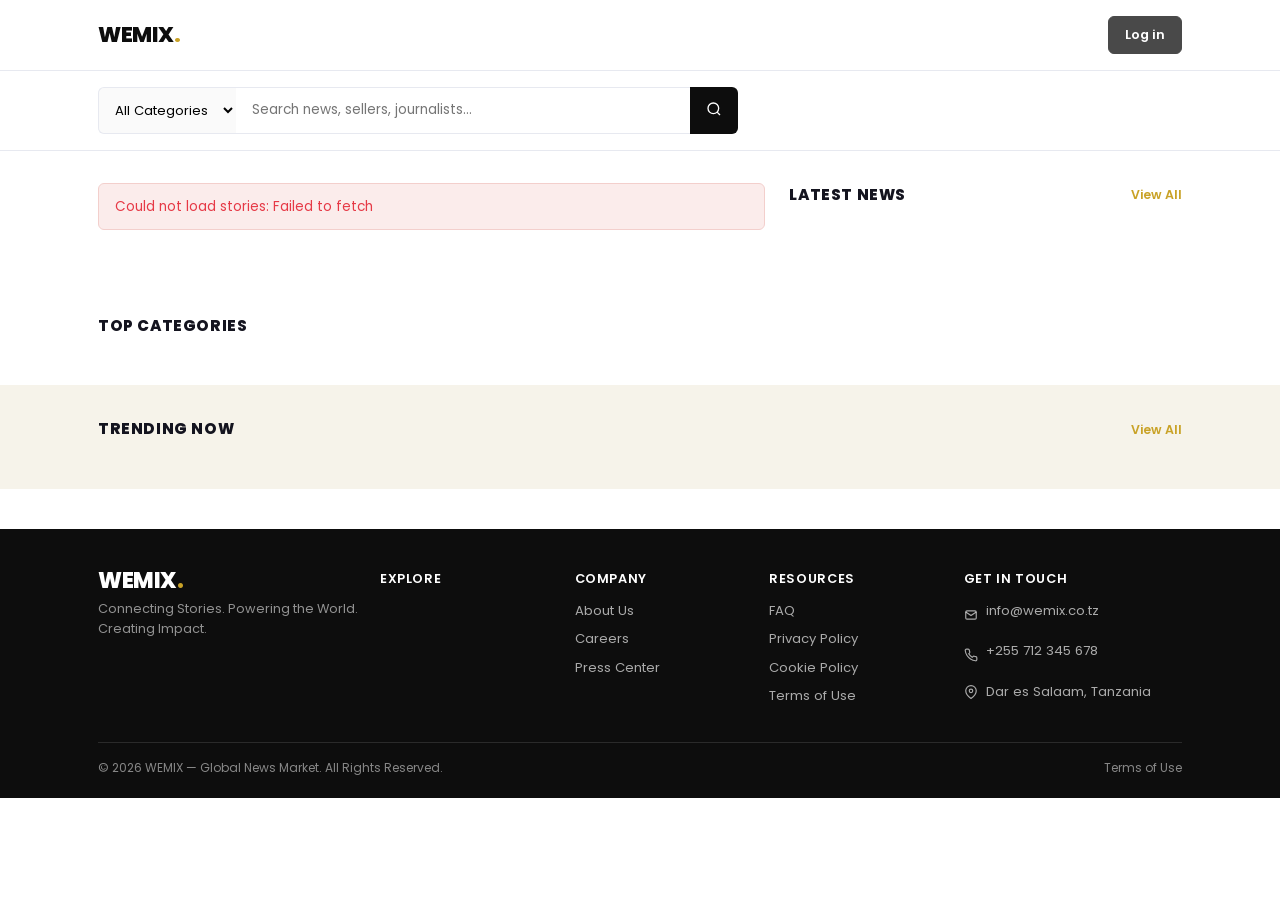
<file: frontend/index.html>
<!DOCTYPE html>
<html lang="en">
<head>
<meta charset="UTF-8">
<meta name="viewport" content="width=device-width, initial-scale=1.0">
<title>WEMIX — Global News Market</title>
<meta name="description" content="WEMIX is a verified news marketplace: AI + human-reviewed stories from journalists and media houses, direct from the source.">
<meta property="og:type" content="website">
<meta property="og:site_name" content="WEMIX">
<meta property="og:title" content="WEMIX — Global News Market">
<meta property="og:description" content="Verified news, direct from the source. Buy exclusive, fact-checked stories or sell the news you've reported.">
<meta name="twitter:card" content="summary">
<meta name="twitter:title" content="WEMIX — Global News Market">
<meta name="twitter:description" content="Verified news, direct from the source.">
<link rel="preconnect" href="https://fonts.googleapis.com">
<link href="https://fonts.googleapis.com/css2?family=Poppins:wght@400;500;600;700;800&display=swap" rel="stylesheet">
<link rel="stylesheet" href="css/style.css">
<style>
  /* ----------------------------------------------------------------------
     WEMIX homepage -- scoped component set (its layout/classes are
     specific to this page), but the palette now resolves to the SAME
     black/white/gold tokens as css/style.css (used by every other page)
     instead of a separate hue set -- one brand across the whole system.
     Page width/side padding use the shared .container class directly
     (css/style.css's 5-tier responsive padding-inline scale) instead of
     a page-local re-implementation, so the homepage's edges line up with
     every other page at every breakpoint. Only .spinner, .hidden,
     .text-muted and similar plain utilities are reused directly from there.
     ---------------------------------------------------------------------- */
  :root {
    --wm-navy: var(--color-black);
    --wm-navy-2: #262626;
    --wm-red: var(--color-gold-secondary);
    --wm-blue: var(--color-gold);
    --wm-text: var(--color-text);
    --wm-muted: var(--color-text-muted);
    --wm-bg-alt: #f6f3ea;
    --wm-border: var(--color-border);
  }
  * { box-sizing: border-box; }
  body { margin: 0; font-family: 'Poppins', sans-serif; color: var(--wm-text); background: #fff; }
  a { text-decoration: none; color: inherit; }
  /* Page width + side padding now come from the shared .container system
     (css/style.css) -- see js/nav.js's topnav for the same pattern. */
  .wm-hidden { display: none !important; }

  /* The top app bar (wordmark + account actions) and the site footer are
     no longer defined per-page -- they're the shared layout in js/nav.js
     (renderNav/renderFooter, injected into #topnav-root/#footer-root),
     the same component every other page in the system already used. See
     js/nav.js and its .topnav/.wm-footer* rules in css/style.css. */

  /* Toolbar -- a single full-width search row directly below the app bar.
     Category select comes first, then the text input, then the search
     button -- an Amazon-style "search within a category" layout, all one
     connected control. The category nav and breaking-news ticker that
     used to live below this (as their own row, then later combined into
     one row with it) have been removed outright per request; "Top
     Categories" further down the page and each listing's own category
     tag remain as the way to browse by category. */
  .wm-toolbar-search-row { background: #fff; border-bottom: 1px solid var(--wm-border); padding-block: var(--space-4); }
  .wm-search-wrap { display: flex; max-width: 640px; position: relative; }
  .wm-search-wrap select {
    border: 1px solid var(--wm-border); border-right: none; border-radius: 6px 0 0 6px;
    padding: var(--space-3) var(--space-3); font-size: 0.82rem; font-family: inherit;
    background: #fafafa; max-width: 150px; min-width: 0; flex-shrink: 0; cursor: pointer; transition: background 0.15s, color 0.15s, border-color 0.15s;
  }
  /* The requested "black on hover/selected" treatment -- a native <select>'s
     own dropdown-option list is OS-rendered and not stylable across
     browsers, so this targets the one part that reliably is: the closed
     control itself, which goes black-on-gold (matching .btn's hover) the
     moment it's focused or hovered, not just on open. */
  .wm-search-wrap select:hover, .wm-search-wrap select:focus {
    background: var(--color-black); color: #fff; border-color: var(--color-black); outline: none;
  }
  .wm-search-wrap input { flex: 1; min-width: 0; border: 1px solid var(--wm-border); border-left: none; border-right: none; padding: var(--space-3) var(--space-4); font-size: 0.85rem; font-family: inherit; }
  .wm-search-wrap button { flex-shrink: 0; border: none; background: var(--wm-navy); color: #fff; padding: 0 var(--space-4); border-radius: 0 6px 6px 0; cursor: pointer; }

  /* Live "smart" suggestions -- sellers/journalists matching what's typed
     so far, shown as you type (debounced) and dismissed on blur/Escape/
     pick. A plain text search still runs on submit regardless; this is
     purely a faster path straight to a person instead of their stories. */
  .wm-search-suggest {
    position: absolute; top: 100%; left: 0; right: 44px; margin-top: 4px;
    background: #fff; border: 1px solid var(--wm-border); border-radius: 8px;
    box-shadow: 0 8px 24px rgba(0,0,0,0.12); z-index: 30; overflow: hidden;
  }
  .wm-search-suggest-item { display: flex; align-items: center; gap: var(--space-3); padding: var(--space-2) var(--space-3); cursor: pointer; }
  .wm-search-suggest-item:hover, .wm-search-suggest-item.active { background: var(--color-black); color: #fff; }
  .wm-search-suggest-avatar { width: 28px; height: 28px; border-radius: 50%; background: var(--wm-blue); color: var(--color-black); display: flex; align-items: center; justify-content: center; font-weight: 700; font-size: 0.75rem; flex-shrink: 0; overflow: hidden; }
  .wm-search-suggest-avatar img { width: 100%; height: 100%; object-fit: cover; }
  .wm-search-suggest-name { font-size: 0.85rem; font-weight: 600; }
  .wm-search-suggest-meta { font-size: 0.72rem; opacity: 0.65; text-transform: capitalize; }

  /* Sections -- padding-block only (vertical rhythm between sections).
     A plain `padding: X 0` shorthand here would also zero out left/right,
     unconditionally overriding .container's padding-inline (the shared
     responsive side-gutter every page uses) on every element that carries
     both classes -- which is every section on this page. That's exactly
     what was happening: at wide widths the two-column hero+latest-news
     grid's own margins happened to redistribute the lost gutter back to
     roughly the right place, hiding the bug, but at narrower widths
     (tablet/mobile) every section below the header visibly ran flush to
     the screen edge while the header/nav above it (no .wm-section class)
     kept their padding -- the exact "doesn't start together" symptom. */
  .wm-section { padding-block: var(--space-8); }
  .wm-section-head { display: flex; align-items: center; justify-content: space-between; margin-bottom: var(--space-4); }
  .wm-section-title { font-size: 0.95rem; font-weight: 800; letter-spacing: 0.04em; text-transform: uppercase; color: var(--wm-text); }
  .wm-view-all { font-size: 0.78rem; font-weight: 600; color: var(--wm-blue); }

  /* Hero */
  .wm-hero-grid { display: grid; grid-template-columns: 1.7fr 1fr; gap: var(--space-6); align-items: start; }
  .wm-hero-card { position: relative; border-radius: 10px; overflow: hidden; min-height: 420px; background: linear-gradient(135deg, var(--wm-navy), #1a1a1a); display: flex; align-items: flex-end; }
  .wm-hero-card img { position: absolute; inset: 0; width: 100%; height: 100%; object-fit: cover; }
  .wm-hero-card::after { content: ''; position: absolute; inset: 0; background: linear-gradient(to top, rgba(0,0,0,0.88), rgba(0,0,0,0.15) 60%); }
  .wm-hero-content { position: relative; z-index: 1; padding: var(--space-7); color: #fff; }
  .wm-hero-tag { display: inline-block; background: var(--wm-blue); color: var(--color-black); font-size: 0.68rem; font-weight: 700; letter-spacing: 0.06em; padding: var(--space-1) var(--space-3); border-radius: 4px; margin-bottom: var(--space-3); }
  .wm-hero-content h1 { font-size: 1.9rem; font-weight: 700; margin: 0 0 var(--space-3) 0; line-height: 1.25; max-width: 640px; }
  .wm-hero-content p { font-size: 0.9rem; color: rgba(255,255,255,0.75); max-width: 560px; margin: 0 0 var(--space-4) 0; }
  .wm-hero-meta { font-size: 0.78rem; color: rgba(255,255,255,0.65); }
  .wm-hero-dots { display: flex; gap: var(--space-2); margin-top: var(--space-4); }
  .wm-hero-dot { width: 20px; height: 3px; border-radius: 2px; background: rgba(255,255,255,0.4); cursor: pointer; }
  .wm-hero-dot.active { background: #fff; }
  .wm-hero-next-btn { position: absolute; z-index: 2; top: 50%; right: 16px; transform: translateY(-50%); width: 34px; height: 34px; border-radius: 50%; border: none; background: rgba(0,0,0,0.55); color: #fff; display: flex; align-items: center; justify-content: center; cursor: pointer; }
  .wm-hero-next-btn:hover { background: rgba(0,0,0,0.8); }
  .wm-hero-next-btn svg { width: 16px; height: 16px; }

  .wm-latest-list { display: flex; flex-direction: column; gap: var(--space-4); }
  .wm-latest-item { display: flex; gap: var(--space-3); align-items: flex-start; }
  .wm-latest-thumb { width: 64px; height: 48px; min-width: 64px; border-radius: 6px; background: var(--wm-bg-alt); overflow: hidden; }
  .wm-latest-thumb img { width: 100%; height: 100%; object-fit: cover; }
  .wm-latest-cat { font-size: 0.65rem; font-weight: 700; letter-spacing: 0.05em; color: var(--wm-blue); text-transform: uppercase; }
  .wm-latest-time { font-size: 0.68rem; color: var(--wm-muted); float: right; }
  .wm-latest-title { font-size: 0.82rem; font-weight: 600; line-height: 1.3; margin-top: var(--space-1); }

  /* Top categories */
  .wm-cat-row { display: grid; grid-template-columns: repeat(auto-fit, minmax(90px, 1fr)); gap: var(--space-3); }
  .wm-cat-item { display: flex; flex-direction: column; align-items: center; gap: var(--space-2); padding: var(--space-4) var(--space-2); cursor: pointer; }
  .wm-cat-item:hover .wm-cat-icon, .wm-cat-item:hover .wm-cat-label { color: var(--wm-blue); }
  .wm-cat-icon { width: 26px; height: 26px; color: var(--wm-navy); }
  .wm-cat-label { font-size: 0.75rem; font-weight: 600; }

  /* Content cards -- shared by Trending; also the row style search results
     fall back to via .wm-result-card below (kept visually related). */
  .wm-trend-grid { display: grid; grid-template-columns: repeat(3, 1fr); gap: var(--space-5); }
  .wm-trend-card { position: relative; display: block; }
  .wm-trend-card-media { height: 150px; border-radius: 8px; overflow: hidden; background: var(--wm-bg-alt); margin-bottom: var(--space-3); }
  .wm-trend-card-media img { width: 100%; height: 100%; object-fit: cover; }
  .wm-trend-rank { position: absolute; top: 10px; left: 10px; width: 26px; height: 26px; border-radius: 50%; background: var(--wm-navy); color: #fff; font-size: 0.75rem; font-weight: 700; display: flex; align-items: center; justify-content: center; }
  .wm-pick-cat { font-size: 0.68rem; font-weight: 700; letter-spacing: 0.05em; color: var(--wm-blue); text-transform: uppercase; }
  .wm-pick-title { font-size: 0.98rem; font-weight: 700; margin: var(--space-2) 0; line-height: 1.3; }
  .wm-pick-desc { font-size: 0.8rem; color: var(--wm-muted); margin: 0 0 var(--space-2) 0; }
  .wm-pick-time { font-size: 0.72rem; color: var(--wm-muted); }

  /* A full-bleed tinted band, used to give one section visual weight
     against the all-white page without adding another loud color. */
  .wm-section-tint { background: var(--wm-bg-alt); }

  /* Footer is the shared .wm-footer component (css/style.css / js/nav.js
     renderFooter) now -- see the comment at the top of this <style> block. */

  /* Search-results mode (real search/category filtering, swaps out the editorial layout).
     Grid minmax and the card's radius/shadow/hover now match .grid/.listing-card
     (css/style.css) exactly, so these cards read as the same component family as
     every other listing card on the site instead of a page-local variant. */
  .wm-results-grid { display: grid; grid-template-columns: repeat(auto-fill, minmax(280px, 1fr)); gap: var(--space-5); }
  .wm-results-people { margin-bottom: var(--space-6); }
  .wm-results-people-grid { display: grid; grid-template-columns: repeat(auto-fill, minmax(220px, 1fr)); gap: var(--space-4); }
  .wm-person-card { display: flex; align-items: center; gap: var(--space-3); border: 1px solid var(--wm-border); border-radius: var(--radius-md); padding: var(--space-3); text-decoration: none; color: inherit; transition: border-color 0.2s, transform 0.2s; }
  .wm-person-card:hover { border-color: var(--color-black); transform: translateY(-2px); }
  .wm-person-avatar { width: 44px; height: 44px; border-radius: 50%; background: var(--wm-blue); color: var(--color-black); display: flex; align-items: center; justify-content: center; font-weight: 700; font-size: 0.95rem; flex-shrink: 0; overflow: hidden; }
  .wm-person-avatar img { width: 100%; height: 100%; object-fit: cover; }
  .wm-person-name { font-weight: 700; font-size: 0.9rem; display: flex; align-items: center; gap: 4px; }
  .wm-person-meta { font-size: 0.75rem; color: var(--wm-muted); text-transform: capitalize; }
  .wm-result-card { border: 1px solid var(--wm-border); border-radius: var(--radius-md); overflow: hidden; box-shadow: var(--shadow-card); transition: box-shadow 0.2s, transform 0.2s, border-color 0.2s; display: block; }
  .wm-result-card:hover { box-shadow: var(--shadow-card-hover); border-color: var(--wm-blue); transform: translateY(-2px); }
  .wm-result-media { height: 130px; background: var(--wm-bg-alt); }
  .wm-result-media img { width: 100%; height: 100%; object-fit: cover; }
  .wm-result-body { padding: var(--space-4); }
  .wm-result-title { font-size: 0.9rem; font-weight: 700; margin: var(--space-1) 0 var(--space-2) 0; }
  .wm-result-price { font-weight: 700; font-size: 0.85rem; }

  @media (max-width: 900px) {
    .wm-hero-grid { grid-template-columns: 1fr; }
    .wm-trend-grid { grid-template-columns: 1fr 1fr; }
  }
  @media (max-width: 560px) {
    .wm-trend-grid { grid-template-columns: 1fr; }
    .wm-search-wrap select { max-width: 92px; font-size: 0.72rem; padding-inline: var(--space-2); }
    .wm-search-wrap input { font-size: 0.8rem; padding-inline: var(--space-3); }
  }
</style>
</head>
<body>

<div id="topnav-root"></div>

<div class="wm-toolbar-search-row">
  <div class="container">
    <div class="wm-search-wrap">
      <select id="wm-search-category"><option value="">All Categories</option></select>
      <input type="text" id="wm-search-input" placeholder="Search news, sellers, journalists&hellip;" autocomplete="off">
      <div class="wm-search-suggest hidden" id="wm-search-suggest"></div>
      <button id="wm-search-btn" aria-label="Search">
        <svg width="16" height="16" viewBox="0 0 24 24" fill="none" stroke="currentColor" stroke-width="2"><circle cx="11" cy="11" r="8"/><line x1="21" y1="21" x2="16.65" y2="16.65"/></svg>
      </button>
    </div>
  </div>
</div>

<main>
  <div class="container wm-section" id="wm-editorial-view">
    <div class="wm-hero-grid">
      <div id="wm-hero-area"></div>
      <div>
        <div class="wm-section-head"><span class="wm-section-title">Latest News</span><span class="wm-view-all" data-latest="1">View All</span></div>
        <div class="wm-latest-list" id="wm-latest-list"></div>
      </div>
    </div>
  </div>

  <div class="container wm-section">
    <div class="wm-section-head"><span class="wm-section-title">Top Categories</span></div>
    <div class="wm-cat-row" id="wm-cat-row"></div>
  </div>

  <div class="wm-section-tint">
    <div class="container wm-section">
      <div class="wm-section-head"><span class="wm-section-title">Trending Now</span><span class="wm-view-all" data-trending="1">View All</span></div>
      <div class="wm-trend-grid" id="wm-trend-grid"></div>
    </div>
  </div>

  <div class="container wm-section" id="wm-results-view" style="display:none;">
    <div class="wm-section-head">
      <span class="wm-section-title" id="wm-results-title">Results</span>
      <span class="wm-view-all" id="wm-back-to-home">&larr; Back to Home</span>
    </div>
    <div id="wm-results-status" class="text-muted" style="margin-bottom: var(--space-4);"></div>
    <div id="wm-results-people" class="wm-results-people" style="display:none;">
      <div class="wm-section-title" style="font-size:0.95rem;margin-bottom:var(--space-3);">Sellers &amp; Journalists</div>
      <div class="wm-results-people-grid" id="wm-results-people-grid"></div>
    </div>
    <div class="wm-results-grid" id="wm-results-grid"></div>
  </div>
</main>

<div id="footer-root"></div>

<script src="js/api.js"></script>
<script src="js/nav.js"></script>
<script>
const CATEGORY_ICONS = {
  politics: '<path d="M3 21h18M5 21V10l7-6 7 6v11M9 21v-6h6v6"/>',
  business: '<path d="M3 3v18h18M7 15l4-4 3 3 5-6"/>',
  technology: '<rect x="3" y="4" width="18" height="12" rx="2"/><path d="M8 20h8M12 16v4"/>',
  world: '<circle cx="12" cy="12" r="9"/><path d="M3 12h18M12 3c2.5 2.5 3.5 6 3.5 9s-1 6.5-3.5 9c-2.5-2.5-3.5-6-3.5-9s1-6.5 3.5-9z"/>',
  africa: '<path d="M12 2c3 2 5 5 5 9 0 3-1 5-2 7-1 2-2 3-3 4-1-1-2-2-3-4-1-2-2-4-2-7 0-4 2-7 5-9z"/>',
  sports: '<circle cx="12" cy="12" r="9"/><path d="M12 3v18M4 8l16 8M4 16l16-8"/>',
  entertainment: '<path d="M4 4h16v12H4z"/><path d="M9 20h6M8 4l2 4M18 4l-2 4"/>',
  opinion: '<path d="M4 4h16v12H8l-4 4z"/>',
  health: '<path d="M12 21s-7-4.5-9.5-9C1 8.5 3 5 6.5 5c2 0 3.5 1.5 4 2.5.5-1 2-2.5 4-2.5C18 5 20 8.5 18.5 12c-2.5 4.5-9.5 9-9.5 9z"/>',
  science: '<circle cx="12" cy="12" r="2"/><ellipse cx="12" cy="12" rx="9" ry="3.5"/><ellipse cx="12" cy="12" rx="9" ry="3.5" transform="rotate(60 12 12)"/><ellipse cx="12" cy="12" rx="9" ry="3.5" transform="rotate(120 12 12)"/>',
  default: '<path d="M4 4h16v16H4z"/><path d="M4 9h16M9 4v16"/>',
};

function catIconSvg(name) {
  const key = Object.keys(CATEGORY_ICONS).find((k) => k !== 'default' && (name || '').toLowerCase().includes(k));
  return `<svg class="wm-cat-icon" viewBox="0 0 24 24" fill="none" stroke="currentColor" stroke-width="1.6">${CATEGORY_ICONS[key || 'default']}</svg>`;
}

const rssLink = document.createElement('link');
rssLink.rel = 'alternate';
rssLink.type = 'application/rss+xml';
rssLink.title = 'WEMIX — Latest Verified Stories';
rssLink.href = `${API_BASE_URL}/feed.xml`;
document.head.appendChild(rssLink);

let ALL_CATEGORIES = [];

async function loadCategories() {
  try {
    const data = await apiFetch('/api/news/categories/', { auth: false });
    ALL_CATEGORIES = data.results || data;

    const searchSelect = document.getElementById('wm-search-category');
    ALL_CATEGORIES.forEach((c) => {
      const opt = document.createElement('option');
      opt.value = c.slug; opt.textContent = c.name;
      searchSelect.appendChild(opt);
    });

    document.getElementById('wm-cat-row').innerHTML = ALL_CATEGORIES.slice(0, 10).map((c) => `
      <div class="wm-cat-item" data-cat="${c.slug}">
        ${catIconSvg(c.name)}
        <span class="wm-cat-label">${escapeHtml(c.name)}</span>
      </div>
    `).join('');
    document.querySelectorAll('.wm-cat-item').forEach((el) => {
      el.addEventListener('click', () => showResults({ category: el.dataset.cat, label: el.querySelector('.wm-cat-label').textContent }));
    });
  } catch (e) { /* categories are optional UX sugar */ }
}

// The shared footer (js/nav.js renderFooter) links its category column to
// index.html?category=<slug> instead of calling showResults() directly --
// it has to work as a plain link since it's the same footer on every page,
// not just this one. Pick that up here on load.
const _initialCategory = new URLSearchParams(window.location.search).get('category');
if (_initialCategory) {
  showResults({ category: _initialCategory, label: _initialCategory.replace(/-/g, ' ').replace(/\b\w/g, (c) => c.toUpperCase()) });
}

document.querySelectorAll('.wm-view-all[data-latest]').forEach((el) => {
  el.addEventListener('click', () => showResults({ label: 'Latest News' }));
});
document.querySelectorAll('.wm-view-all[data-trending]').forEach((el) => {
  el.addEventListener('click', () => showResults({ trending: true, label: 'Trending Now' }));
});
document.getElementById('wm-back-to-home').addEventListener('click', showHome);

function showHome() {
  document.getElementById('wm-editorial-view').style.display = '';
  document.querySelectorAll('.wm-section').forEach((s) => { if (s.id !== 'wm-results-view') s.style.display = ''; });
  document.getElementById('wm-results-view').style.display = 'none';
}

async function showResults({ q, category, trending, seller, sellerLabel, label }) {
  document.querySelectorAll('.wm-section').forEach((s) => { if (s.id !== 'wm-results-view') s.style.display = 'none'; });
  document.getElementById('wm-editorial-view').style.display = 'none';
  const resultsView = document.getElementById('wm-results-view');
  resultsView.style.display = '';
  document.getElementById('wm-results-title').textContent = label || (q ? `Results for "${q}"` : 'Results');

  const statusEl = document.getElementById('wm-results-status');
  const grid = document.getElementById('wm-results-grid');
  const peopleWrap = document.getElementById('wm-results-people');
  const peopleGrid = document.getElementById('wm-results-people-grid');
  statusEl.innerHTML = '<span class="spinner"></span> Loading&hellip;';
  grid.innerHTML = '';
  peopleWrap.style.display = 'none';
  peopleGrid.innerHTML = '';

  const params = new URLSearchParams();
  if (q) params.set('q', q);
  if (category) params.set('category', category);
  if (trending) params.set('trending', '1');
  if (seller) params.set('seller', seller);

  // A plain text search ("q") also checks for a matching seller/journalist/
  // media house account, not just stories -- run both lookups together so
  // people never have to know in advance whether they're searching for a
  // person or a headline.
  const peoplePromise = (q && !seller)
    ? apiFetch(`/api/accounts/search/?q=${encodeURIComponent(q)}`, { auth: false }).catch(() => [])
    : Promise.resolve([]);

  try {
    const [data, people] = await Promise.all([
      apiFetch(`/api/news/listings/?${params.toString()}`, { auth: false }),
      peoplePromise,
    ]);
    const results = data.results || data;
    const peopleResults = people.results || people;

    if (peopleResults.length) {
      peopleWrap.style.display = '';
      peopleGrid.innerHTML = peopleResults.map(personCardHtml).join('');
      peopleGrid.querySelectorAll('.wm-person-card').forEach((el) => {
        el.addEventListener('click', (e) => {
          e.preventDefault();
          showResults({ seller: el.dataset.sellerId, label: `Stories by ${el.dataset.sellerName}` });
        });
      });
    }

    statusEl.textContent = results.length ? `${results.length} stor${results.length === 1 ? 'y' : 'ies'}` : '';
    grid.innerHTML = results.length ? results.map(resultCardHtml).join('') :
      (peopleResults.length
        ? ''
        : `<div class="empty-state" style="grid-column:1/-1;"><h3>No stories found</h3><p>Try a different search or category.</p></div>`);
  } catch (e) {
    statusEl.innerHTML = `<span class="form-error">Could not load results: ${escapeHtml(formatApiError(e))}</span>`;
  }
}

function resultCardHtml(l) {
  return `
    <a class="wm-result-card" href="listing.html?slug=${encodeURIComponent(l.slug)}">
      <div class="wm-result-media">${l.cover_image ? `<img src="${l.cover_image}" alt="">` : ''}</div>
      <div class="wm-result-body">
        <div class="wm-pick-cat">${escapeHtml((l.news_type || '').replace('_', ' '))}</div>
        <div class="wm-result-title">${escapeHtml(l.title)}</div>
        <div class="wm-result-price">${money(l.price, l.currency)}</div>
      </div>
    </a>
  `;
}

function personInitial(p) {
  return escapeHtml(((p.organization_name || p.username || '?')[0] || '?').toUpperCase());
}

function personCardHtml(p) {
  const name = escapeHtml(p.organization_name || p.username);
  return `
    <a class="wm-person-card" href="#" data-seller-id="${p.id}" data-seller-name="${name}">
      <div class="wm-person-avatar">${p.avatar ? `<img src="${p.avatar}" alt="">` : personInitial(p)}</div>
      <div>
        <div class="wm-person-name">${name}${p.is_verified_badge ? ' ✓' : ''}</div>
        <div class="wm-person-meta">${escapeHtml((p.role || '').replace('_', ' '))}${p.listing_count ? ` &middot; ${p.listing_count} stor${p.listing_count === 1 ? 'y' : 'ies'}` : ''}</div>
      </div>
    </a>
  `;
}

document.getElementById('wm-search-btn').addEventListener('click', doSearch);
document.getElementById('wm-search-input').addEventListener('keyup', (e) => {
  if (e.key === 'Enter') doSearch();
  else if (e.key === 'Escape') hideSuggestions();
});
function doSearch() {
  hideSuggestions();
  const q = document.getElementById('wm-search-input').value.trim();
  const category = document.getElementById('wm-search-category').value;
  if (!q && !category) return;
  showResults({ q, category, label: q ? `Results for "${q}"` : undefined });
}

// Live "smart" suggestions -- as the user types, show matching seller/
// journalist/media-house accounts in a dropdown so they can jump straight
// to a person instead of typing a full search and submitting.
let suggestDebounce = null;
let suggestItems = [];
let suggestActiveIndex = -1;
const suggestBox = document.getElementById('wm-search-suggest');
const suggestInput = document.getElementById('wm-search-input');

function hideSuggestions() {
  suggestBox.classList.add('hidden');
  suggestBox.innerHTML = '';
  suggestItems = [];
  suggestActiveIndex = -1;
}

function renderSuggestions() {
  if (!suggestItems.length) { hideSuggestions(); return; }
  suggestBox.innerHTML = suggestItems.map((p, i) => `
    <div class="wm-search-suggest-item ${i === suggestActiveIndex ? 'active' : ''}" data-i="${i}">
      <div class="wm-search-suggest-avatar">${p.avatar ? `<img src="${p.avatar}" alt="">` : personInitial(p)}</div>
      <div>
        <div class="wm-search-suggest-name">${escapeHtml(p.organization_name || p.username)}${p.is_verified_badge ? ' ✓' : ''}</div>
        <div class="wm-search-suggest-meta">${escapeHtml((p.role || '').replace('_', ' '))}</div>
      </div>
    </div>
  `).join('');
  suggestBox.classList.remove('hidden');
  suggestBox.querySelectorAll('.wm-search-suggest-item').forEach((el) => {
    el.addEventListener('mousedown', (e) => {
      e.preventDefault();
      const p = suggestItems[Number(el.dataset.i)];
      hideSuggestions();
      showResults({ seller: p.id, label: `Stories by ${escapeHtml(p.organization_name || p.username)}` });
    });
  });
}

suggestInput.addEventListener('input', () => {
  const q = suggestInput.value.trim();
  clearTimeout(suggestDebounce);
  if (!q) { hideSuggestions(); return; }
  suggestDebounce = setTimeout(async () => {
    try {
      const data = await apiFetch(`/api/accounts/search/?q=${encodeURIComponent(q)}`, { auth: false });
      suggestItems = (data.results || data).slice(0, 6);
      suggestActiveIndex = -1;
      if (suggestInput.value.trim() === q) renderSuggestions();
    } catch (e) { /* suggestions are optional UX sugar */ }
  }, 250);
});
suggestInput.addEventListener('keydown', (e) => {
  if (suggestBox.classList.contains('hidden') || !suggestItems.length) return;
  if (e.key === 'ArrowDown') { e.preventDefault(); suggestActiveIndex = Math.min(suggestActiveIndex + 1, suggestItems.length - 1); renderSuggestions(); }
  else if (e.key === 'ArrowUp') { e.preventDefault(); suggestActiveIndex = Math.max(suggestActiveIndex - 1, 0); renderSuggestions(); }
  else if (e.key === 'Enter' && suggestActiveIndex >= 0) {
    e.preventDefault();
    const p = suggestItems[suggestActiveIndex];
    hideSuggestions();
    showResults({ seller: p.id, label: `Stories by ${escapeHtml(p.organization_name || p.username)}` });
  }
});
document.addEventListener('click', (e) => { if (!suggestInput.contains(e.target) && !suggestBox.contains(e.target)) hideSuggestions(); });

let heroListings = [];
let heroIndex = 0;

function renderHero() {
  const area = document.getElementById('wm-hero-area');
  if (!heroListings.length) {
    area.innerHTML = `<div class="wm-hero-card"><div class="wm-hero-content"><h1>No published stories yet</h1><p>Be the first to publish a verified story on WEMIX.</p></div></div>`;
    return;
  }
  const l = heroListings[heroIndex];
  const readTime = l.reading_time_minutes ? `${l.reading_time_minutes} min read` : '';
  area.innerHTML = `
    <div class="wm-hero-card">
      ${l.cover_image ? `<img src="${l.cover_image}" alt="">` : ''}
      <div class="wm-hero-content">
        <span class="wm-hero-tag">${l.featured ? 'TOP STORY' : escapeHtml((l.news_type || '').toUpperCase())}</span>
        <h1>${escapeHtml(l.title)}</h1>
        <p>${escapeHtml(l.description || '')}</p>
        <div class="wm-hero-meta">By ${escapeHtml(l.seller_username || 'WEMIX')} &middot; ${timeAgo(l.created_at)}${readTime ? ' &middot; ' + readTime : ''}</div>
        ${heroListings.length > 1 ? `<div class="wm-hero-dots">${heroListings.map((_, i) => `<span class="wm-hero-dot ${i === heroIndex ? 'active' : ''}" data-i="${i}"></span>`).join('')}</div>` : ''}
      </div>
      ${heroListings.length > 1 ? `
        <button class="wm-hero-next-btn" aria-label="Next story">
          <svg viewBox="0 0 24 24" fill="none" stroke="currentColor" stroke-width="2.5"><polyline points="9 18 15 12 9 6"/></svg>
        </button>
      ` : ''}
    </div>
  `;
  area.querySelectorAll('.wm-hero-dot').forEach((dot) => {
    dot.addEventListener('click', () => { heroIndex = Number(dot.dataset.i); renderHero(); });
  });
  const nextBtn = area.querySelector('.wm-hero-next-btn');
  if (nextBtn) nextBtn.addEventListener('click', () => { heroIndex = (heroIndex + 1) % heroListings.length; renderHero(); });
}

function latestItemHtml(l) {
  return `
    <a class="wm-latest-item" href="listing.html?slug=${encodeURIComponent(l.slug)}">
      <div style="flex:1;">
        <div><span class="wm-latest-cat">${escapeHtml((l.news_type || '').replace('_', ' '))}</span><span class="wm-latest-time">${timeAgo(l.created_at)}</span></div>
        <div class="wm-latest-title">${escapeHtml(l.title)}</div>
      </div>
      <div class="wm-latest-thumb">${l.cover_image ? `<img src="${l.cover_image}" alt="">` : ''}</div>
    </a>
  `;
}

function trendCardHtml(l, i) {
  return `
    <a class="wm-trend-card" href="listing.html?slug=${encodeURIComponent(l.slug)}">
      <div class="wm-trend-card-media">
        <span class="wm-trend-rank">${i + 1}</span>
        ${l.cover_image ? `<img src="${l.cover_image}" alt="">` : ''}
      </div>
      <div class="wm-pick-cat">${escapeHtml((l.news_type || '').replace('_', ' '))}</div>
      <div class="wm-pick-title">${escapeHtml(l.title)}</div>
      <div class="wm-pick-desc">${escapeHtml((l.description || '').slice(0, 80))}${(l.description || '').length > 80 ? '…' : ''}</div>
      <div class="wm-pick-time">${timeAgo(l.created_at)} &middot; ${l.reading_time_minutes || 1} min read</div>
    </a>
  `;
}

async function loadHomepageData() {
  try {
    const data = await apiFetch('/api/news/listings/?ordering=-created_at', { auth: false });
    const results = data.results || data;

    const featured = results.filter((l) => l.featured);
    heroListings = (featured.length ? featured : results).slice(0, 5);
    renderHero();

    document.getElementById('wm-latest-list').innerHTML = results.length
      ? results.slice(0, 5).map(latestItemHtml).join('')
      : '<p class="text-muted">No stories yet.</p>';
  } catch (e) {
    document.getElementById('wm-hero-area').innerHTML = `<div class="alert alert-error">Could not load stories: ${escapeHtml(formatApiError(e))}</div>`;
  }

  try {
    const trendData = await apiFetch('/api/news/listings/?trending=1', { auth: false });
    const trendResults = (trendData.results || trendData).slice(0, 6);
    document.getElementById('wm-trend-grid').innerHTML = trendResults.length
      ? trendResults.map(trendCardHtml).join('')
      : '<p class="text-muted">Nothing trending yet.</p>';
  } catch (e) { /* trending is supplementary */ }
}

loadCategories();
loadHomepageData();
</script>
</body>
</html>
</file>
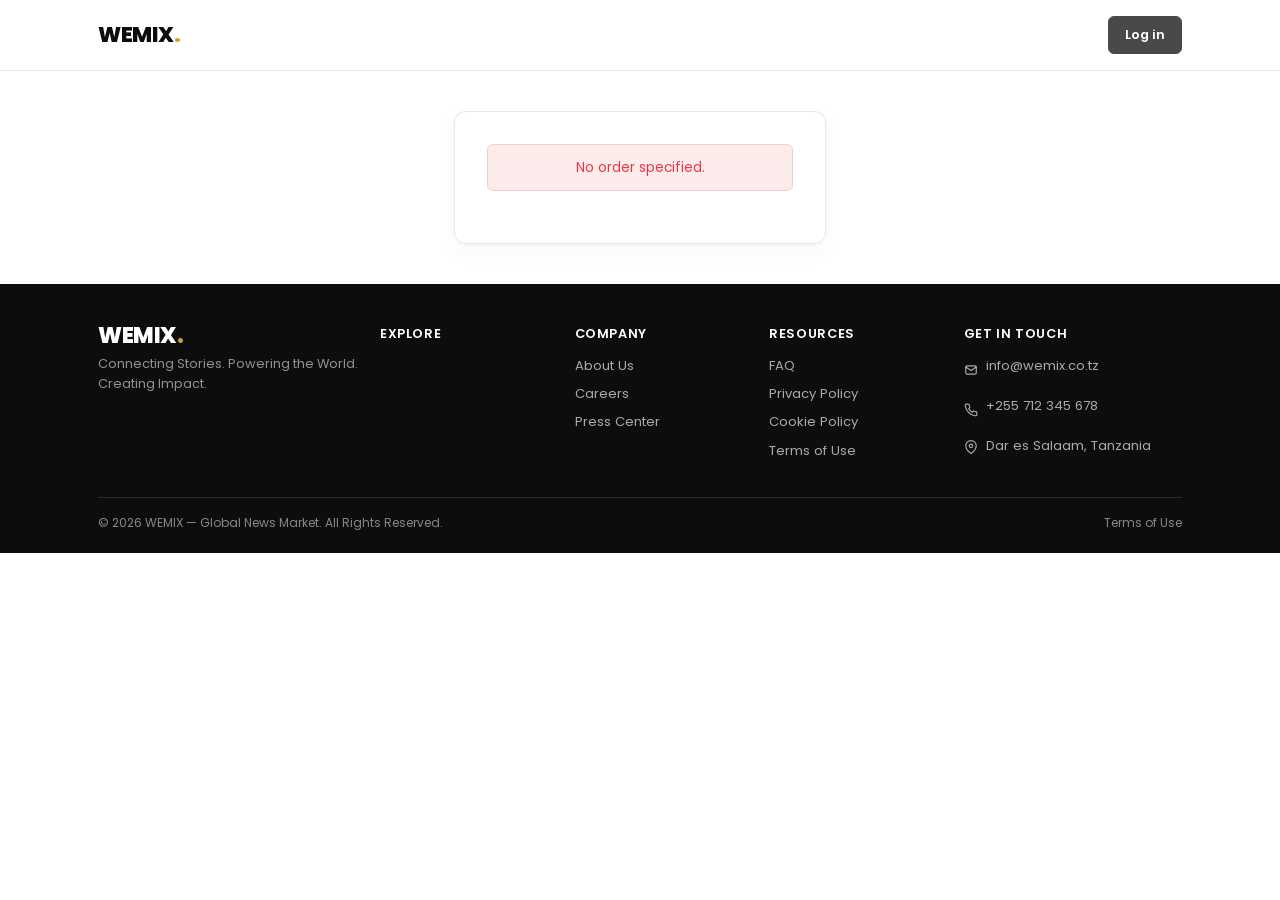
<file: frontend/checkout.html>
<!DOCTYPE html>
<html lang="en">
<head>
<meta charset="UTF-8">
<meta name="viewport" content="width=device-width, initial-scale=1.0">
<title>Checkout — WEMIX</title>
<link rel="preconnect" href="https://fonts.googleapis.com">
<link href="https://fonts.googleapis.com/css2?family=Poppins:wght@400;500;600;700&display=swap" rel="stylesheet">
<link rel="stylesheet" href="css/style.css">
<style>
  .checkout-progress { display: flex; align-items: center; justify-content: center; gap: var(--space-2); margin-bottom: var(--space-6); }
  .checkout-progress-step { width: 34px; height: 4px; border-radius: 2px; background: var(--color-border); transition: background 0.2s; }
  .checkout-progress-step.done { background: var(--color-success); }
  .checkout-progress-step.active { background: var(--color-gold); }
  .checkout-summary { text-align: left; background: #faf9f4; border: 1px solid var(--color-border); border-radius: var(--radius-sm); padding: var(--space-4) var(--space-4); margin: var(--space-4) 0; font-size: 0.85rem; }
  .checkout-summary-row { display: flex; justify-content: space-between; align-items: flex-start; gap: var(--space-3); padding: var(--space-1) 0; }
  .checkout-summary-row.total { border-top: 1px solid var(--color-border); margin-top: var(--space-2); padding-top: var(--space-2); font-weight: 700; }
  .checkout-summary-label { color: var(--color-text-muted); flex-shrink: 0; white-space: nowrap; }
  .checkout-summary-row > span:last-child { text-align: right; }
</style>
</head>
<body>

<div id="topnav-root"></div>

<main class="auth-shell">
  <div class="card form-card" style="text-align:center;">
    <div id="content">
      <span class="spinner" style="width:28px;height:28px;"></span>
      <h2>Loading order&hellip;</h2>
    </div>
  </div>
</main>

<div id="footer-root"></div>

<script src="js/api.js"></script>
<script src="js/nav.js"></script>
<script>
const orderId = new URLSearchParams(window.location.search).get('order');
const content = document.getElementById('content');
let pollCount = 0;
let pollTimer = null;
let order = null;

function progressHtml(step) {
  // step: 1 = waiting, 2 = confirmed/failed/cancelled (terminal)
  return `
    <div class="checkout-progress">
      <div class="checkout-progress-step done"></div>
      <div class="checkout-progress-step ${step >= 1 ? 'active' : ''} ${step > 1 ? 'done' : ''}"></div>
      <div class="checkout-progress-step ${step > 1 ? 'done' : ''}"></div>
    </div>
  `;
}

function summaryHtml() {
  if (!order) return '';
  const txn = (order.transactions || [])[0];
  return `
    <div class="checkout-summary">
      <div class="checkout-summary-row"><span class="checkout-summary-label">Story</span><span>${escapeHtml(order.listing_title)}</span></div>
      <div class="checkout-summary-row"><span class="checkout-summary-label">Seller</span><span>${escapeHtml(order.seller_username || '—')}</span></div>
      <div class="checkout-summary-row"><span class="checkout-summary-label">Payment method</span><span>${escapeHtml((order.payment_provider || '—').replace('_', ' '))}</span></div>
      ${txn ? `<div class="checkout-summary-row"><span class="checkout-summary-label">Reference</span><span style="font-family:monospace; font-size:0.8rem;">${escapeHtml(txn.reference)}</span></div>` : ''}
      <div class="checkout-summary-row total"><span>Total</span><span>${money(order.amount, order.currency)}</span></div>
    </div>
  `;
}

function backToListingBtn(label) {
  if (!order?.listing_slug) return '';
  return `<a href="listing.html?slug=${encodeURIComponent(order.listing_slug)}" class="btn btn-outline" style="margin-top: var(--space-2);">${label}</a>`;
}

async function cancelOrder(btn) {
  if (!confirm('Cancel this payment? You can always start a new purchase from the listing page.')) return;
  btn.disabled = true;
  btn.innerHTML = '<span class="spinner"></span> Cancelling&hellip;';
  try {
    await apiFetch(`/api/payments/orders/${encodeURIComponent(orderId)}/cancel/`, { method: 'POST' });
    clearInterval(pollTimer);
    showResult('cancelled');
  } catch (err) {
    alert(formatApiError(err));
    btn.disabled = false;
    btn.textContent = 'Cancel payment';
  }
}

function showResult(orderStatus, failureReason) {
  clearInterval(pollTimer);
  if (orderStatus === 'paid') {
    content.innerHTML = `
      ${progressHtml(2)}
      <h2 style="color:var(--color-success);">Payment confirmed</h2>
      <p class="text-muted">The story is now unlocked.</p>
      ${summaryHtml()}
      <a href="dashboard.html" class="btn" style="margin-top: var(--space-2);">Go to dashboard</a>
    `;
  } else if (orderStatus === 'failed') {
    content.innerHTML = `
      ${progressHtml(2)}
      <h2 style="color:var(--color-danger);">Payment failed</h2>
      <p class="text-muted">${escapeHtml(failureReason || 'The payment did not complete.')}</p>
      ${summaryHtml()}
      <div style="display:flex; gap: var(--space-2); justify-content:center; flex-wrap:wrap; margin-top: var(--space-2);">
        ${backToListingBtn('Retry payment')}
        <a href="index.html" class="btn btn-ghost">Back to marketplace</a>
      </div>
    `;
  } else if (orderStatus === 'cancelled') {
    content.innerHTML = `
      ${progressHtml(2)}
      <h2>Payment cancelled</h2>
      <p class="text-muted">No charge was made. You can start a new purchase any time.</p>
      ${summaryHtml()}
      <div style="display:flex; gap: var(--space-2); justify-content:center; flex-wrap:wrap; margin-top: var(--space-2);">
        ${backToListingBtn('Try again')}
        <a href="index.html" class="btn btn-ghost">Back to marketplace</a>
      </div>
    `;
  } else {
    content.innerHTML = `
      ${progressHtml(1)}
      <h2>Still waiting&hellip;</h2>
      <p class="text-muted">This is taking longer than expected. Check your order status in the dashboard, or contact support if the payment already went through on your phone.</p>
      ${summaryHtml()}
      <div style="display:flex; gap: var(--space-2); justify-content:center; flex-wrap:wrap; margin-top: var(--space-2);">
        <a href="dashboard.html" class="btn btn-outline">Go to dashboard</a>
        ${backToListingBtn('Back to listing')}
      </div>
    `;
  }
}

function renderWaiting() {
  content.innerHTML = `
    ${progressHtml(1)}
    <span class="spinner" style="width:28px;height:28px;"></span>
    <h2>Waiting for payment confirmation&hellip;</h2>
    <p class="text-muted">Complete the payment on your phone (mobile money PIN prompt) or the payment gateway page. This will update automatically once confirmed.</p>
    ${summaryHtml()}
    <button class="btn btn-outline btn-sm" id="cancel-btn" style="margin-top: var(--space-2);">Cancel payment</button>
  `;
  document.getElementById('cancel-btn').addEventListener('click', (e) => cancelOrder(e.currentTarget));
}

async function loadOrderDetail() {
  try {
    order = await apiFetch(`/api/payments/orders/${encodeURIComponent(orderId)}/`);
  } catch (err) {
    order = null; // summary is supplementary -- polling still proceeds without it
  }
}

async function poll() {
  if (!orderId) {
    content.innerHTML = `<div class="alert alert-error">No order specified.</div>`;
    return;
  }
  pollCount += 1;
  try {
    const data = await apiFetch(`/api/payments/orders/${encodeURIComponent(orderId)}/status/`);
    if (data.status === 'paid' || data.status === 'failed' || data.status === 'cancelled') {
      showResult(data.status, data.failure_reason);
    } else if (pollCount > 40) {
      showResult('timeout');
    }
  } catch (err) {
    if (err.status === 401) {
      // Session expired/invalid while waiting -- don't spin forever with
      // no explanation. The payment may still have gone through; send
      // them to log back in and check their dashboard rather than
      // leaving them stuck on an endless "waiting" spinner.
      clearInterval(pollTimer);
      content.innerHTML = `
        <h2 style="color:var(--color-danger);">Session expired</h2>
        <p class="text-muted">We couldn't confirm your payment status because you're no longer logged in. If you completed the payment, it should still go through -- log back in and check your dashboard.</p>
        <a href="login.html" class="btn" style="margin-top: var(--space-2);">Log in</a>
      `;
      return;
    }
    // keep polling silently on other, transient errors
  }
}

(async () => {
  if (!orderId) {
    content.innerHTML = `<div class="alert alert-error">No order specified.</div>`;
    return;
  }
  await loadOrderDetail();
  renderWaiting();
  pollTimer = setInterval(poll, 3000);
  poll();
})();
</script>
</body>
</html>
</file>
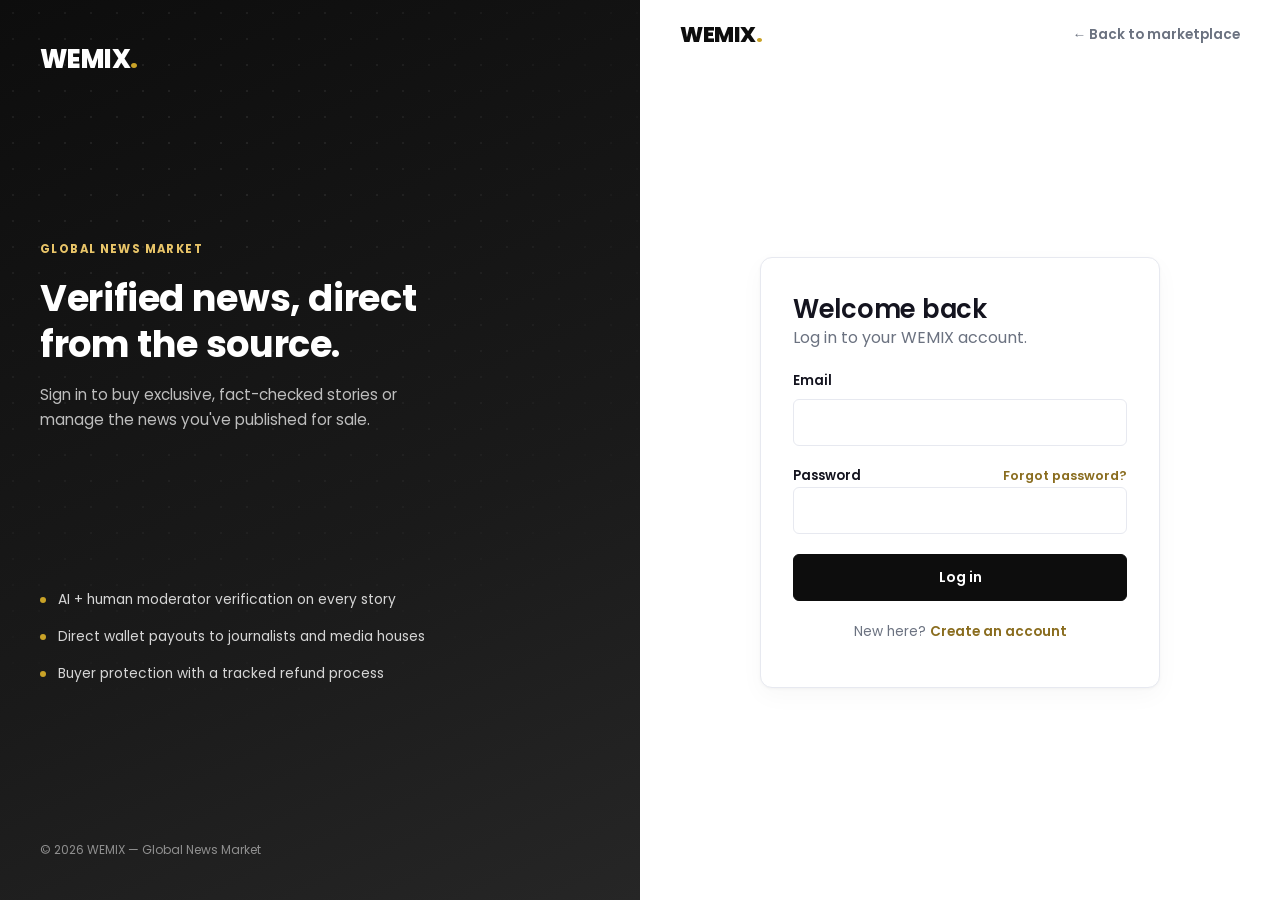
<file: frontend/dashboard.html>
<!DOCTYPE html>
<html lang="en">
<head>
<meta charset="UTF-8">
<meta name="viewport" content="width=device-width, initial-scale=1.0">
<title>Dashboard — WEMIX</title>
<link rel="preconnect" href="https://fonts.googleapis.com">
<link href="https://fonts.googleapis.com/css2?family=Poppins:wght@400;500;600;700&display=swap" rel="stylesheet">
<link rel="stylesheet" href="css/style.css">
</head>
<body>

<div id="topnav-root"></div>

<main class="container section" id="gate">
  <p class="text-muted"><span class="spinner"></span> Loading dashboard&hellip;</p>
</main>

<div id="footer-root"></div>

<script src="js/api.js"></script>
<script src="js/nav.js"></script>
<script>
if (!Auth.isLoggedIn()) {
  window.location.href = 'login.html';
}
const _dashUser = Auth.getUser();
if (['moderator', 'admin', 'super_admin'].includes(_dashUser?.role)) {
  window.location.href = 'moderator.html';
}

const gate = document.getElementById('gate');

// Grouped nav replacing a flat row of 11 equally-weighted tabs -- see
// css/style.css's "Dashboard primary navigation" block for the styling
// rationale (native <details> gives free collapse/expand at the tablet
// tier once .dash-grid stacks to one column; mobile gets its own
// bottom-nav + drawer below instead of the grouped list).
const DASH_NAV_GROUPS = {
  selling: { label: 'Selling', tabs: [['listings', 'My Listings'], ['create', 'Sell News'], ['verification', 'Verification']] },
  buying: { label: 'Buying', tabs: [['purchases', 'My Purchases'], ['bookmarks', 'Bookmarks'], ['following', 'Following']] },
  account: { label: 'Account', tabs: [['withdrawals', 'Withdrawals'], ['support', 'Support'], ['subscriptions', 'Subscriptions'], ['alerts', 'Alerts'], ['developer', 'Developer']] },
};
const DASH_GROUP_ICONS = {
  selling: '<path d="M20.59 13.41L11 3.83A2 2 0 009.59 3.24L4 3a1 1 0 00-1 1l.24 5.59a2 2 0 00.58 1.41l9.58 9.58a2 2 0 002.83 0l4.36-4.36a2 2 0 000-2.83z"/><circle cx="8" cy="8" r="1.5" fill="currentColor" stroke="none"/>',
  buying: '<path d="M6 2l1.5 5M18 2l-1.5 5M3 7h18l-1.5 12a2 2 0 01-2 1.7H6.5a2 2 0 01-2-1.7L3 7z"/>',
  account: '<circle cx="12" cy="8" r="4"/><path d="M4 21c0-4 3.5-7 8-7s8 3 8 7"/>',
};

function groupForTab(tab) {
  return Object.keys(DASH_NAV_GROUPS).find((g) => DASH_NAV_GROUPS[g].tabs.some(([t]) => t === tab));
}

function navLinkHtml(t, label) {
  return `<a class="dash-nav-link" data-tab="${t}">${escapeHtml(label)}</a>`;
}

gate.innerHTML = `
  <div id="terms-banner"></div>
  <div class="dash-grid">
    <aside class="dash-sidebar">
      <div class="card" id="me-card">
        <span class="spinner"></span>
      </div>
      <div class="card" id="wallet-card">
        <span class="spinner"></span>
      </div>
      <nav class="dash-nav" id="dash-nav">
        ${Object.entries(DASH_NAV_GROUPS).map(([key, g]) => `
          <details class="dash-nav-group" open data-group="${key}">
            <summary>${escapeHtml(g.label)}</summary>
            ${g.tabs.map(([t, label]) => navLinkHtml(t, label)).join('')}
          </details>
        `).join('')}
      </nav>
    </aside>
    <section>
      <div id="tab-content"></div>
    </section>
  </div>

  <div class="dash-bottom-nav" id="dash-bottom-nav">
    ${Object.entries(DASH_NAV_GROUPS).map(([key, g]) => `
      <button class="dash-bottom-nav-item" data-group="${key}">
        <svg viewBox="0 0 24 24" fill="none" stroke="currentColor" stroke-width="2" stroke-linecap="round" stroke-linejoin="round">${DASH_GROUP_ICONS[key]}</svg>
        <span>${escapeHtml(g.label)}</span>
      </button>
    `).join('')}
  </div>
  <div class="dash-drawer-overlay" id="dash-drawer-overlay">
    <div class="dash-drawer" id="dash-drawer"></div>
  </div>
`;
document.body.classList.add('has-dash-bottom-nav');

let currentDashTab = 'listings';

function setActiveDashTab(tab) {
  currentDashTab = tab;
  document.querySelectorAll('.dash-nav-link').forEach((l) => l.classList.toggle('active', l.dataset.tab === tab));
  const activeGroup = groupForTab(tab);
  document.querySelectorAll('.dash-bottom-nav-item').forEach((b) => b.classList.toggle('active', b.dataset.group === activeGroup));
}

function selectDashTab(tab) {
  setActiveDashTab(tab);
  renderTab(tab);
  closeDashDrawer();
}

function closeDashDrawer() {
  document.getElementById('dash-drawer-overlay').classList.remove('open');
}

function openDashDrawer(groupKey) {
  const group = DASH_NAV_GROUPS[groupKey];
  const drawer = document.getElementById('dash-drawer');
  drawer.innerHTML = `
    <div class="dash-drawer-handle"></div>
    <div class="dash-drawer-title">${escapeHtml(group.label)}</div>
    ${group.tabs.map(([t, label]) => navLinkHtml(t, label)).join('')}
  `;
  drawer.querySelectorAll('.dash-nav-link').forEach((link) => {
    link.addEventListener('click', () => selectDashTab(link.dataset.tab));
  });
  setActiveDashTab(currentDashTab);
  document.getElementById('dash-drawer-overlay').classList.add('open');
}

document.getElementById('dash-drawer-overlay').addEventListener('click', (e) => {
  if (e.target.id === 'dash-drawer-overlay') closeDashDrawer();
});
document.querySelectorAll('.dash-bottom-nav-item').forEach((btn) => {
  btn.addEventListener('click', () => openDashDrawer(btn.dataset.group));
});

(async () => {
  try {
    const termsStatus = await apiFetch('/api/terms/status/');
    if (termsStatus.needs_acceptance) {
      document.getElementById('terms-banner').innerHTML = `
        <div class="alert alert-info" style="display:flex; align-items:center; justify-content:space-between; gap: var(--space-3); flex-wrap:wrap; margin-bottom:var(--space-4);">
          <span>Our <a href="terms.html" target="_blank" style="font-weight:600;">Terms &amp; Conditions</a> have been updated (v${escapeHtml(termsStatus.current_version)}). Please review and re-accept to continue.</span>
          <button class="btn btn-sm" id="terms-reaccept-btn">I accept</button>
        </div>
      `;
      document.getElementById('terms-reaccept-btn').addEventListener('click', async (e) => {
        e.target.disabled = true;
        try {
          await apiFetch('/api/terms/accept/', { method: 'POST', body: { version: termsStatus.current_version } });
          document.getElementById('terms-banner').innerHTML = '';
        } catch (err) {
          alert(formatApiError(err));
          e.target.disabled = false;
        }
      });
    }
  } catch (e) { /* non-fatal */ }
})();

document.querySelectorAll('.dash-nav-link').forEach((link) => {
  link.addEventListener('click', () => selectDashTab(link.dataset.tab));
});

/* Country -> Region -> District hierarchy (real Tanzanian administrative
   regions/districts, a representative subset -- not exhaustive of every
   ward). City/area stays free text since hand-curating every ward
   accurately isn't practical; this still replaces pure free-text entry
   for the region/district levels, which is where search/filter
   fragmentation ("Dar es Salaam" vs "DSM" vs "Dar-es-Salaam") mattered most. */
const TZ_LOCATIONS = {
  'Dar es Salaam': ['Ilala', 'Kinondoni', 'Temeke', 'Ubungo', 'Kigamboni'],
  'Arusha': ['Arusha City', 'Arusha (Meru)', 'Monduli', 'Karatu', 'Longido'],
  'Dodoma': ['Dodoma City', 'Bahi', 'Chamwino', 'Kondoa', 'Mpwapwa'],
  'Mwanza': ['Nyamagana', 'Ilemela', 'Sengerema', 'Magu', 'Kwimba'],
  'Mbeya': ['Mbeya City', 'Mbeya Rural', 'Rungwe', 'Kyela', 'Chunya'],
  'Kilimanjaro': ['Moshi Municipal', 'Moshi Rural', 'Hai', 'Rombo', 'Same'],
  'Tanga': ['Tanga City', 'Korogwe', 'Muheza', 'Lushoto', 'Pangani'],
  'Morogoro': ['Morogoro Municipal', 'Kilosa', 'Mvomero', 'Kilombero', 'Ulanga'],
  'Zanzibar Urban/West': ['Mjini', 'Magharibi A', 'Magharibi B'],
  'Zanzibar North': ['Kaskazini A', 'Kaskazini B'],
  'Mtwara': ['Mtwara Municipal', 'Masasi', 'Newala', 'Nanyumbu'],
  'Iringa': ['Iringa Municipal', 'Kilolo', 'Mufindi', 'Iringa Rural'],
};

/* Ward/area level -- only populated for districts we're confident giving
   exhaustive-sounding real data for (Dar es Salaam's 5 districts). Every
   other district falls back to the free-text City/area field below
   rather than us guessing at ward names we're not sure of. */
const TZ_WARDS = {
  'Ilala': ['Kariakoo', 'Upanga', 'Kivukoni', 'Buguruni', 'Jangwani', 'Kisutu'],
  'Kinondoni': ['Msasani', 'Mikocheni', 'Sinza', 'Kawe', 'Tandale', 'Magomeni'],
  'Temeke': ['Mbagala', "Chang'ombe", 'Keko', 'Kurasini', 'Miburani'],
  'Ubungo': ['Ubungo', 'Kimara', 'Manzese', 'Makuburi', 'Kwembe'],
  'Kigamboni': ['Kigamboni', 'Vijibweni', 'Kibada'],
};

/* Mounts a Region / District / (Ward, where we have real data) / City
   picker into `container`, writing a formatted
   "City, Ward, District, Region" string into a hidden input with id
   `hiddenId`. `currentValue` (existing free-text location data) is put
   into the City/area field as a fallback if it doesn't match a known
   region -- so old data isn't discarded, just not parsed into the
   hierarchy. Shared between the seller create-listing form and the
   listing edit form. */
function mountLocationPicker(container, hiddenId, currentValue, datelineInputId) {
  const regions = Object.keys(TZ_LOCATIONS);
  let prefillRegion = '';
  let prefillDistrict = '';
  let prefillWard = '';
  let prefillCity = currentValue || '';
  const parts = (currentValue || '').split(',').map((s) => s.trim()).filter(Boolean);
  if (parts.length) {
    const matchedRegion = regions.find((r) => parts[parts.length - 1] === r);
    if (matchedRegion) {
      prefillRegion = matchedRegion;
      let rest = parts.slice(0, -1);
      if (rest.length && TZ_LOCATIONS[matchedRegion].includes(rest[rest.length - 1])) {
        prefillDistrict = rest[rest.length - 1];
        rest = rest.slice(0, -1);
      }
      if (prefillDistrict && (TZ_WARDS[prefillDistrict] || []).includes(rest[rest.length - 1])) {
        prefillWard = rest[rest.length - 1];
        rest = rest.slice(0, -1);
      }
      prefillCity = rest.join(', ');
    }
  }

  container.innerHTML = `
    <div style="display:flex; gap: var(--space-2); flex-wrap:wrap;">
      <select id="${hiddenId}-region" style="flex:1; min-width:120px;">
        <option value="">Region&hellip;</option>
        ${regions.map((r) => `<option value="${escapeHtml(r)}" ${r === prefillRegion ? 'selected' : ''}>${escapeHtml(r)}</option>`).join('')}
      </select>
      <select id="${hiddenId}-district" style="flex:1; min-width:120px;">
        <option value="">District&hellip;</option>
      </select>
    </div>
    <div id="${hiddenId}-ward-wrap" class="hidden" style="margin-top: var(--space-2);">
      <select id="${hiddenId}-ward" style="width:100%;"><option value="">Ward&hellip;</option></select>
    </div>
    <input type="text" id="${hiddenId}-city" placeholder="City / area (optional)" value="${escapeHtml(prefillCity)}" style="margin-top: var(--space-2);">
    <input type="hidden" id="${hiddenId}">
  `;

  const regionSelect = document.getElementById(`${hiddenId}-region`);
  const districtSelect = document.getElementById(`${hiddenId}-district`);
  const wardWrap = document.getElementById(`${hiddenId}-ward-wrap`);
  const wardSelect = document.getElementById(`${hiddenId}-ward`);
  const cityInput = document.getElementById(`${hiddenId}-city`);
  const hiddenInput = document.getElementById(hiddenId);

  const populateDistricts = (selected) => {
    const districts = TZ_LOCATIONS[regionSelect.value] || [];
    districtSelect.innerHTML = `<option value="">District&hellip;</option>` +
      districts.map((d) => `<option value="${escapeHtml(d)}" ${d === selected ? 'selected' : ''}>${escapeHtml(d)}</option>`).join('');
  };
  const populateWards = (selected) => {
    const wards = TZ_WARDS[districtSelect.value] || [];
    if (!wards.length) {
      wardWrap.classList.add('hidden');
      wardSelect.innerHTML = `<option value="">Ward&hellip;</option>`;
      return;
    }
    wardWrap.classList.remove('hidden');
    wardSelect.innerHTML = `<option value="">Ward&hellip;</option>` +
      wards.map((w) => `<option value="${escapeHtml(w)}" ${w === selected ? 'selected' : ''}>${escapeHtml(w)}</option>`).join('');
  };
  populateDistricts(prefillDistrict);
  populateWards(prefillWard);

  // Auto-fills the dateline field's location portion from whatever's
  // picked here, so a seller doesn't have to type the same place name
  // twice (once for location, again for the wire-style dateline). Only
  // overwrites it while the seller hasn't customized it themselves --
  // tracked via lastAutoDateline, so a deliberate manual edit always wins.
  const datelineInput = datelineInputId ? document.getElementById(datelineInputId) : null;
  let lastAutoDateline = datelineInput ? datelineInput.value : '';
  if (datelineInput) {
    datelineInput.addEventListener('input', () => {
      if (datelineInput.value !== lastAutoDateline) lastAutoDateline = '__manually_edited__';
    });
  }
  const syncDateline = () => {
    if (!datelineInput) return;
    if (datelineInput.value !== lastAutoDateline) return; // seller has typed their own dateline -- leave it alone
    const place = (cityInput.value.trim() || districtSelect.value || regionSelect.value || '').toUpperCase();
    if (!place) return;
    const dateStr = new Date().toLocaleDateString('en-US', { month: 'short', day: 'numeric' });
    const next = `${place}, ${dateStr}`;
    datelineInput.value = next;
    lastAutoDateline = next;
  };

  const syncHidden = (touchDateline) => {
    const bits = [cityInput.value.trim(), wardSelect.value, districtSelect.value, regionSelect.value].filter(Boolean);
    hiddenInput.value = bits.join(', ');
    if (touchDateline) syncDateline();
  };
  // Only auto-fill dateline in response to the seller actually changing a
  // location field from here on -- not on the initial mount, which would
  // otherwise clobber an existing dateline already saved on this listing.
  regionSelect.addEventListener('change', () => { populateDistricts(''); populateWards(''); syncHidden(true); });
  districtSelect.addEventListener('change', () => { populateWards(''); syncHidden(true); });
  wardSelect.addEventListener('change', () => syncHidden(true));
  cityInput.addEventListener('input', () => syncHidden(true));
  syncHidden(false);
}

function pillForStatus(status, map) {
  return `<span class="pill ${map[status] || 'pill-draft'}">${escapeHtml((status || '').replace('_', ' '))}</span>`;
}

async function loadMe() {
  const el = document.getElementById('me-card');
  try {
    const me = await apiFetch('/api/accounts/me/');
    Auth.setSession({ user: me });
    const kycMap = { verified: 'pill-verified', pending: 'pill-pending', rejected: 'pill-rejected', unsubmitted: 'pill-draft' };
    el.innerHTML = `
      <h3 style="margin-bottom:var(--space-1);">${escapeHtml(me.username)}</h3>
      <p class="text-muted" style="margin: 0 0 var(--space-3) 0; font-size:0.85rem;">${escapeHtml(me.email)}</p>
      <p style="font-size:0.85rem;">Role: <strong>${escapeHtml((me.role || '').replace('_', ' '))}</strong></p>
      <p style="font-size:0.85rem;">ID verification: ${pillForStatus(me.id_verification_status, kycMap)}</p>
      ${me.id_verification_status !== 'verified' ? `<p class="form-hint">Submit ID verification (via the API's /api/accounts/kyc/ endpoint) before you can sell.</p>` : ''}
    `;
  } catch (err) {
    el.innerHTML = `<div class="alert alert-error">${escapeHtml(formatApiError(err))}</div>`;
  }
}

async function loadWallet() {
  const el = document.getElementById('wallet-card');
  try {
    const data = await apiFetch('/api/wallet/me/');
    const held = Number(data.wallet.pending_balance);
    el.innerHTML = `
      <p class="text-muted" style="margin: 0 0 var(--space-1) 0; font-size:0.8rem; text-transform:uppercase; letter-spacing:0.06em;">Available to withdraw</p>
      <div class="wallet-balance">${Number(data.wallet.available_balance).toLocaleString()} <span class="wallet-currency">${escapeHtml(data.wallet.currency)}</span></div>
      ${held > 0 ? `<p class="form-hint">${held.toLocaleString()} ${escapeHtml(data.wallet.currency)} held from recent sales, releases automatically after the payout hold period.</p>` : ''}
      <p class="form-hint">${data.recent_transactions.length} recent transaction(s)</p>
    `;
  } catch (err) {
    el.innerHTML = `<div class="alert alert-error">${escapeHtml(formatApiError(err))}</div>`;
  }
}

async function renderTab(tab) {
  const content = document.getElementById('tab-content');
  content.innerHTML = `<p class="text-muted"><span class="spinner"></span> Loading&hellip;</p>`;

  if (tab === 'listings') return renderListingsTab(content);
  if (tab === 'create') return renderCreateTab(content);
  if (tab === 'verification') return renderVerificationTab(content);
  if (tab === 'purchases') return renderPurchasesTab(content);
  if (tab === 'bookmarks') return renderBookmarksTab(content);
  if (tab === 'following') return renderFollowingTab(content);
  if (tab === 'withdrawals') return renderWithdrawalsTab(content);
  if (tab === 'support') return renderSupportTab(content);
  if (tab === 'subscriptions') return renderSubscriptionsTab(content);
  if (tab === 'alerts') return renderAlertsTab(content);
  if (tab === 'developer') return renderDeveloperTab(content);
}

async function renderListingsTab(content) {
  const statusMap = { published: 'pill-verified', draft: 'pill-draft', submitted: 'pill-pending', suspended: 'pill-rejected', removed: 'pill-rejected', sold_out: 'pill-verified' };
  try {
    const data = await apiFetch('/api/news/listings/?mine=1');
    const results = data.results || data;
    if (!results.length) {
      content.innerHTML = `<div class="empty-state"><h3>No listings yet</h3><p>Use the "Sell News" tab to publish your first verified story.</p></div>`;
      return;
    }
    content.innerHTML = results.map((l) => `
      <div class="card" style="padding: var(--space-5) var(--space-5); margin-bottom:var(--space-3);">
        <div class="flex-between">
          <div>
            <h3 style="margin: 0 0 var(--space-2) 0;">${escapeHtml(l.title)}</h3>
            <p class="text-muted" style="margin:0; font-size:0.85rem;">${money(l.price, l.currency)} &middot; ${escapeHtml(l.purchase_count)} sold &middot; ${escapeHtml(l.view_count)} views &middot; ${l.cover_image ? '1+' : '0'} media</p>
          </div>
          <div style="text-align:right;">
            ${pillForStatus(l.status, statusMap)}
            <div style="margin-top:var(--space-2);">
              ${l.status === 'draft' ? `<button class="btn btn-sm submit-btn" data-slug="${l.slug}">Submit for review</button>` : ''}
              <button class="btn btn-ghost btn-sm edit-toggle-btn" data-slug="${l.slug}">Edit</button>
              <button class="btn btn-ghost btn-sm media-toggle-btn" data-slug="${l.slug}">Add media</button>
              ${l.status === 'published' ? `<button class="btn btn-ghost btn-sm correction-toggle-btn" data-slug="${l.slug}">Issue correction</button>` : ''}
              <a href="listing.html?slug=${encodeURIComponent(l.slug)}" class="btn btn-ghost btn-sm">View</a>
            </div>
          </div>
        </div>
        <div class="edit-listing-area hidden" id="edit-area-${l.slug}" style="margin-top: var(--space-4); padding-top: var(--space-4); border-top:1px solid var(--color-border);"></div>
        <div class="correction-area hidden" id="correction-area-${l.slug}" style="margin-top: var(--space-4); padding-top: var(--space-4); border-top:1px solid var(--color-border);">
          <div id="correction-alert-${l.slug}"></div>
          <div id="correction-history-${l.slug}"></div>
          <form class="correction-form" data-slug="${l.slug}">
            <div class="form-group">
              <label for="correction-text-${l.slug}">Correction text (visible to everyone, and emailed to every past buyer)</label>
              <textarea id="correction-text-${l.slug}" style="min-height:60px;" required></textarea>
            </div>
            <label style="font-size:0.85rem; display:flex; align-items:center; gap: var(--space-2); margin-bottom:var(--space-3);">
              <input type="checkbox" id="correction-retraction-${l.slug}" style="width:auto;">
              This is a retraction (the story is materially wrong, not just amended)
            </label>
            <button type="submit" class="btn btn-sm">Post correction</button>
          </form>
        </div>
        <div class="media-upload-area hidden" id="media-area-${l.slug}" style="margin-top: var(--space-4); padding-top: var(--space-4); border-top:1px solid var(--color-border);">
          <div id="media-alert-${l.slug}"></div>
          <form class="media-form" data-slug="${l.slug}">
            <div class="field-row">
              <div class="form-group">
                <label for="media-type-${l.slug}">Media type</label>
                <select id="media-type-${l.slug}">
                  <option value="image">Image</option>
                  <option value="video">Video</option>
                  <option value="document">Document</option>
                </select>
              </div>
              <div class="form-group">
                <label for="media-file-${l.slug}">File</label>
                <input type="file" id="media-file-${l.slug}" accept="image/*,video/*" required>
              </div>
            </div>
            <label style="font-size:0.85rem; display:flex; align-items:center; gap: var(--space-2); margin-bottom:var(--space-3);">
              <input type="checkbox" id="media-cover-${l.slug}" checked style="width:auto;">
              Use as cover image
            </label>
            <details style="margin-bottom:var(--space-3);">
              <summary style="cursor:pointer; font-size:0.82rem; color:var(--color-text-muted);">Wire metadata (optional)</summary>
              <div class="field-row" style="margin-top: var(--space-3);">
                <div class="form-group">
                  <label for="media-credit-${l.slug}">Credit line</label>
                  <input type="text" id="media-credit-${l.slug}" placeholder="Photo: Jane Reporter / WEMIX">
                </div>
                <div class="form-group">
                  <label for="media-keywords-${l.slug}">Keywords</label>
                  <input type="text" id="media-keywords-${l.slug}" placeholder="comma, separated, keywords">
                </div>
              </div>
              <div class="field-row">
                <div class="form-group">
                  <label for="media-capture-date-${l.slug}">Capture date</label>
                  <input type="datetime-local" id="media-capture-date-${l.slug}">
                </div>
                <div class="form-group">
                  <label for="media-gps-${l.slug}">GPS (lat, lng)</label>
                  <input type="text" id="media-gps-${l.slug}" placeholder="-6.792354, 39.208328">
                </div>
              </div>
            </details>
            <button type="submit" class="btn btn-sm">Upload</button>
          </form>
        </div>
      </div>
    `).join('');

    content.querySelectorAll('.edit-toggle-btn').forEach((btn) => {
      btn.addEventListener('click', () => {
        const slug = btn.dataset.slug;
        const area = document.getElementById(`edit-area-${slug}`);
        const isHidden = area.classList.contains('hidden');
        area.classList.toggle('hidden');
        if (isHidden && !area.dataset.loaded) loadEditForm(slug, area);
      });
    });

    content.querySelectorAll('.correction-toggle-btn').forEach((btn) => {
      btn.addEventListener('click', () => {
        const slug = btn.dataset.slug;
        const area = document.getElementById(`correction-area-${slug}`);
        const isHidden = area.classList.contains('hidden');
        area.classList.toggle('hidden');
        if (isHidden && !area.dataset.loaded) loadCorrectionHistory(slug, area);
      });
    });
    content.querySelectorAll('.correction-form').forEach((form) => {
      form.addEventListener('submit', async (e) => {
        e.preventDefault();
        const slug = form.dataset.slug;
        const alertBox = document.getElementById(`correction-alert-${slug}`);
        alertBox.innerHTML = '';
        const submitBtn = form.querySelector('button[type="submit"]');
        submitBtn.disabled = true;
        try {
          await apiFetch(`/api/news/listings/${encodeURIComponent(slug)}/corrections/`, {
            method: 'POST',
            body: {
              text: document.getElementById(`correction-text-${slug}`).value,
              is_retraction: document.getElementById(`correction-retraction-${slug}`).checked,
            },
          });
          alertBox.innerHTML = `<div class="alert alert-success">Posted, and past buyers have been notified.</div>`;
          form.reset();
          const area = document.getElementById(`correction-area-${slug}`);
          area.dataset.loaded = '';
          loadCorrectionHistory(slug, area);
        } catch (err) {
          alertBox.innerHTML = `<div class="alert alert-error">${escapeHtml(formatApiError(err))}</div>`;
        } finally {
          submitBtn.disabled = false;
        }
      });
    });

    content.querySelectorAll('.submit-btn').forEach((btn) => {
      btn.addEventListener('click', async () => {
        btn.disabled = true;
        btn.innerHTML = '<span class="spinner"></span>';
        try {
          await apiFetch(`/api/news/listings/${encodeURIComponent(btn.dataset.slug)}/submit/`, { method: 'POST' });
          renderListingsTab(content);
        } catch (err) {
          alert(formatApiError(err));
          btn.disabled = false;
          btn.textContent = 'Submit for review';
        }
      });
    });

    content.querySelectorAll('.media-toggle-btn').forEach((btn) => {
      btn.addEventListener('click', () => {
        document.getElementById(`media-area-${btn.dataset.slug}`).classList.toggle('hidden');
      });
    });

    content.querySelectorAll('.media-form').forEach((form) => {
      form.addEventListener('submit', async (e) => {
        e.preventDefault();
        const slug = form.dataset.slug;
        const alertBox = document.getElementById(`media-alert-${slug}`);
        const submitBtn = form.querySelector('button[type="submit"]');
        const fileInput = document.getElementById(`media-file-${slug}`);
        alertBox.innerHTML = '';

        if (!fileInput.files.length) {
          alertBox.innerHTML = `<div class="alert alert-error">Choose a file first.</div>`;
          return;
        }

        const formData = new FormData();
        formData.append('media_type', document.getElementById(`media-type-${slug}`).value);
        formData.append('file', fileInput.files[0]);
        formData.append('is_cover', document.getElementById(`media-cover-${slug}`).checked);

        const creditLine = document.getElementById(`media-credit-${slug}`).value.trim();
        if (creditLine) formData.append('credit_line', creditLine);
        const keywords = document.getElementById(`media-keywords-${slug}`).value.trim();
        if (keywords) formData.append('keywords', keywords);
        const captureDate = document.getElementById(`media-capture-date-${slug}`).value;
        if (captureDate) formData.append('capture_date', captureDate);
        const gps = document.getElementById(`media-gps-${slug}`).value.trim();
        if (gps && gps.includes(',')) {
          const [lat, lng] = gps.split(',').map((s) => s.trim());
          if (lat) formData.append('gps_latitude', lat);
          if (lng) formData.append('gps_longitude', lng);
        }

        submitBtn.disabled = true;
        submitBtn.innerHTML = '<span class="spinner"></span> Uploading&hellip;';
        try {
          await apiFetch(`/api/news/listings/${encodeURIComponent(slug)}/media/`, {
            method: 'POST', body: formData, isForm: true,
          });
          alertBox.innerHTML = `<div class="alert alert-success">Media uploaded.</div>`;
          setTimeout(() => renderListingsTab(content), 900);
        } catch (err) {
          alertBox.innerHTML = `<div class="alert alert-error">${escapeHtml(formatApiError(err))}</div>`;
          submitBtn.disabled = false;
          submitBtn.textContent = 'Upload';
        }
      });
    });
  } catch (err) {
    content.innerHTML = `<div class="alert alert-error">${escapeHtml(formatApiError(err))}</div>`;
  }
}

async function loadCorrectionHistory(slug, area) {
  const historyEl = document.getElementById(`correction-history-${slug}`);
  area.dataset.loaded = '1';
  historyEl.innerHTML = `<p class="text-muted"><span class="spinner"></span> Loading&hellip;</p>`;
  try {
    const corrections = await apiFetch(`/api/news/listings/${encodeURIComponent(slug)}/corrections/`, { auth: false });
    historyEl.innerHTML = corrections.length ? corrections.map((c) => `
      <div class="alert ${c.is_retraction ? 'alert-error' : 'alert-info'}" style="margin-bottom:var(--space-2);">
        <strong>${c.is_retraction ? 'Retraction' : 'Correction'} &middot; ${timeAgo(c.created_at)}</strong>
        <p style="margin: var(--space-1) 0 0 0;">${escapeHtml(c.text)}</p>
      </div>
    `).join('') : '<p class="text-muted" style="font-size:0.85rem;">No corrections issued yet.</p>';
  } catch (err) {
    historyEl.innerHTML = `<div class="alert alert-error">${escapeHtml(formatApiError(err))}</div>`;
  }
}

async function loadEditForm(slug, area) {
  area.innerHTML = `<p class="text-muted"><span class="spinner"></span> Loading&hellip;</p>`;
  try {
    const listing = await apiFetch(`/api/news/listings/${encodeURIComponent(slug)}/`);
    area.dataset.loaded = '1';
    area.innerHTML = `
      <div id="edit-alert-${slug}"></div>
      ${listing.status === 'published' ? `<p class="form-hint">Editing a published listing pulls it back to pending re-review before it's visible to buyers again.</p>` : ''}
      <form class="edit-listing-form" data-slug="${slug}">
        <div class="form-group">
          <label for="edit-title-${slug}">Title</label>
          <input type="text" id="edit-title-${slug}" value="${escapeHtml(listing.title)}" required>
        </div>
        <div class="form-group">
          <label for="edit-description-${slug}">Short description</label>
          <textarea id="edit-description-${slug}" style="min-height:50px;" required>${escapeHtml(listing.description)}</textarea>
        </div>
        <div class="form-group">
          <label for="edit-body-${slug}">Full story</label>
          <textarea id="edit-body-${slug}" style="min-height:120px;" required>${escapeHtml(listing.body)}</textarea>
        </div>
        <div class="field-row">
          <div class="form-group">
            <label for="edit-byline-${slug}">Byline</label>
            <input type="text" id="edit-byline-${slug}" value="${escapeHtml(listing.byline || '')}">
          </div>
          <div class="form-group">
            <label for="edit-dateline-${slug}">Dateline</label>
            <input type="text" id="edit-dateline-${slug}" value="${escapeHtml(listing.dateline || '')}">
          </div>
        </div>
        <div class="field-row">
          <div class="form-group">
            <label for="edit-location-${slug}">Location</label>
            <div id="edit-location-wrap-${slug}"></div>
          </div>
          <div class="form-group">
            <label for="edit-price-${slug}">Price (TZS)</label>
            <input type="number" id="edit-price-${slug}" min="0" step="1" value="${listing.price}" required>
          </div>
        </div>
        <div class="field-row">
          <div class="form-group">
            <label for="edit-license-type-${slug}">License</label>
            <select id="edit-license-type-${slug}" ${listing.purchase_count > 0 ? 'disabled' : ''}>
              <option value="standard" ${listing.license_type === 'standard' ? 'selected' : ''}>Standard (non-exclusive, digital use)</option>
              <option value="exclusive" ${listing.license_type === 'exclusive' ? 'selected' : ''}>Exclusive (one buyer only)</option>
              <option value="broadcast" ${listing.license_type === 'broadcast' ? 'selected' : ''}>Includes broadcast rights (non-exclusive)</option>
            </select>
          </div>
          <div class="form-group">
            <label for="edit-license-territory-${slug}">Territory</label>
            <input type="text" id="edit-license-territory-${slug}" value="${escapeHtml(listing.license_territory || 'Worldwide')}" ${listing.purchase_count > 0 ? 'disabled' : ''}>
          </div>
        </div>
        ${listing.purchase_count > 0 ? `<p class="form-hint">License terms are locked -- at least one buyer already purchased this listing under the terms shown.</p>` : ''}
        <button type="submit" class="btn btn-sm" id="edit-save-btn-${slug}">Save changes</button>
        <button type="button" class="btn btn-ghost btn-sm edit-history-toggle" data-slug="${slug}">View edit history</button>
      </form>
      <div class="hidden" id="edit-history-${slug}" style="margin-top:var(--space-3);"></div>
    `;

    mountLocationPicker(document.getElementById(`edit-location-wrap-${slug}`), `edit-location-${slug}`, listing.location || '', `edit-dateline-${slug}`);

    document.querySelector(`.edit-listing-form[data-slug="${slug}"]`).addEventListener('submit', async (e) => {
      e.preventDefault();
      const alertBox = document.getElementById(`edit-alert-${slug}`);
      const btn = document.getElementById(`edit-save-btn-${slug}`);
      alertBox.innerHTML = '';
      btn.disabled = true;
      btn.innerHTML = '<span class="spinner"></span> Saving&hellip;';
      try {
        await apiFetch(`/api/news/listings/${encodeURIComponent(slug)}/`, {
          method: 'PATCH',
          body: {
            title: document.getElementById(`edit-title-${slug}`).value,
            description: document.getElementById(`edit-description-${slug}`).value,
            body: document.getElementById(`edit-body-${slug}`).value,
            byline: document.getElementById(`edit-byline-${slug}`).value,
            dateline: document.getElementById(`edit-dateline-${slug}`).value,
            location: document.getElementById(`edit-location-${slug}`).value,
            price: document.getElementById(`edit-price-${slug}`).value,
            license_type: document.getElementById(`edit-license-type-${slug}`).value,
            license_territory: document.getElementById(`edit-license-territory-${slug}`).value,
          },
        });
        alertBox.innerHTML = `<div class="alert alert-success">Saved.</div>`;
        setTimeout(() => renderListingsTab(document.getElementById('tab-content')), 1000);
      } catch (err) {
        alertBox.innerHTML = `<div class="alert alert-error">${escapeHtml(formatApiError(err))}</div>`;
        btn.disabled = false;
        btn.textContent = 'Save changes';
      }
    });

    document.querySelector(`.edit-history-toggle[data-slug="${slug}"]`).addEventListener('click', async () => {
      const histEl = document.getElementById(`edit-history-${slug}`);
      const isHidden = histEl.classList.contains('hidden');
      histEl.classList.toggle('hidden');
      if (!isHidden || histEl.dataset.loaded) return;
      histEl.dataset.loaded = '1';
      histEl.innerHTML = `<p class="text-muted"><span class="spinner"></span> Loading&hellip;</p>`;
      try {
        const revisions = await apiFetch(`/api/news/listings/${encodeURIComponent(slug)}/revisions/`);
        histEl.innerHTML = revisions.length ? revisions.map((r) => `
          <div class="table-row">
            <span>${escapeHtml(r.snapshot.title || '')}</span>
            <span class="text-muted">${escapeHtml(r.edited_by || 'unknown')}</span>
            <span class="text-muted">${timeAgo(r.created_at)}</span>
          </div>
        `).join('') : '<p class="text-muted">No prior edits.</p>';
      } catch (err) {
        histEl.innerHTML = `<div class="alert alert-error">${escapeHtml(formatApiError(err))}</div>`;
      }
    });
  } catch (err) {
    area.innerHTML = `<div class="alert alert-error">${escapeHtml(formatApiError(err))}</div>`;
  }
}

async function loadCorporateCard(me) {
  const card = document.getElementById('corporate-card');
  if (!card) return;
  const kybMap = { verified: 'pill-verified', pending: 'pill-pending', rejected: 'pill-rejected' };
  try {
    const data = await apiFetch('/api/accounts/corporate-verifications/');
    const submissions = data.results || data;
    const latest = submissions[0];

    card.innerHTML = `
      <div class="flex-between" style="margin-bottom:var(--space-1);">
        <h4 style="margin:0;">Corporate account</h4>
        ${me.is_corporate ? '<span class="pill pill-verified">&#10003; Verified organization</span>' : (latest ? pillForStatus(latest.status, kybMap) : '')}
      </div>
      <p class="text-muted" style="margin-top:0; font-size:0.85rem;">Buying on behalf of an organization instead of as an individual? Submit your business documents for verification.</p>
      ${me.is_corporate ? '' : `
        <div id="corporate-alert"></div>
        <form id="corporate-form">
          <div class="form-group">
            <label for="corp-name">Company name</label>
            <input type="text" id="corp-name" required>
          </div>
          <div class="field-row">
            <div class="form-group">
              <label for="corp-license">Business license</label>
              <input type="file" id="corp-license" required>
            </div>
            <div class="form-group">
              <label for="corp-registration">Company registration certificate</label>
              <input type="file" id="corp-registration" required>
            </div>
          </div>
          <div class="form-group">
            <label for="corp-tax">Tax document (optional)</label>
            <input type="file" id="corp-tax">
          </div>
          <button type="submit" class="btn btn-sm" id="corp-submit-btn">Submit for verification</button>
        </form>
      `}
      ${submissions.length ? `
        <h5 style="margin: var(--space-4) 0 var(--space-2) 0;">Submission history</h5>
        ${submissions.map((s) => `
          <div class="table-row">
            <span>${escapeHtml(s.company_name)}</span>
            <span>${pillForStatus(s.status, kybMap)}</span>
            <span class="text-muted">${escapeHtml(s.rejection_reason || '')}</span>
            <span class="text-muted">${timeAgo(s.created_at)}</span>
          </div>
        `).join('')}
      ` : ''}
    `;

    const form = document.getElementById('corporate-form');
    if (form) {
      form.addEventListener('submit', async (e) => {
        e.preventDefault();
        const alertBox = document.getElementById('corporate-alert');
        const btn = document.getElementById('corp-submit-btn');
        alertBox.innerHTML = '';
        const license = document.getElementById('corp-license').files[0];
        const registration = document.getElementById('corp-registration').files[0];
        const tax = document.getElementById('corp-tax').files[0];
        if (!license || !registration) {
          alertBox.innerHTML = `<div class="alert alert-error">Business license and company registration are both required.</div>`;
          return;
        }
        const formData = new FormData();
        formData.append('company_name', document.getElementById('corp-name').value);
        formData.append('business_license', license);
        formData.append('company_registration', registration);
        if (tax) formData.append('tax_document', tax);

        btn.disabled = true;
        btn.innerHTML = '<span class="spinner"></span> Submitting&hellip;';
        try {
          await apiFetch('/api/accounts/corporate-verifications/', { method: 'POST', body: formData, isForm: true });
          alertBox.innerHTML = `<div class="alert alert-success">Submitted. A moderator will review it shortly.</div>`;
          setTimeout(() => loadCorporateCard(me), 1200);
        } catch (err) {
          alertBox.innerHTML = `<div class="alert alert-error">${escapeHtml(formatApiError(err))}</div>`;
          btn.disabled = false;
          btn.textContent = 'Submit for verification';
        }
      });
    }
  } catch (err) {
    card.innerHTML = `<div class="alert alert-error">${escapeHtml(formatApiError(err))}</div>`;
  }
}

async function renderVerificationTab(content) {
  content.innerHTML = `<p class="text-muted"><span class="spinner"></span> Loading&hellip;</p>`;
  const kycMap = { verified: 'pill-verified', pending: 'pill-pending', awaiting_review: 'pill-pending', rejected: 'pill-rejected', ocr_processing: 'pill-pending' };

  try {
    const [me, submissions] = await Promise.all([
      apiFetch('/api/accounts/me/'),
      apiFetch('/api/accounts/kyc/'),
    ]);
    const history = submissions.results || submissions;

    content.innerHTML = `
      <div class="card" style="padding: var(--space-6); margin-bottom:var(--space-5);">
        <div class="flex-between" style="margin-bottom:var(--space-1);">
          <h3 style="margin:0;">Identity verification</h3>
          ${pillForStatus(me.id_verification_status, { verified: 'pill-verified', pending: 'pill-pending', rejected: 'pill-rejected', unsubmitted: 'pill-draft' })}
        </div>
        <p class="text-muted" style="margin-top:0;">Verification is required before you can sell news on the platform.</p>

        ${me.id_verification_status === 'verified' ? `
          <div class="alert alert-success">Your identity is verified. You're all set to sell.</div>
        ` : `
          <div id="kyc-alert"></div>
          <form id="kyc-form">
            <div class="form-group">
              <label for="kyc-id-type">ID type</label>
              <select id="kyc-id-type">
                <option value="nida">NIDA National ID</option>
                <option value="passport">Passport</option>
                <option value="drivers_license">Driver's License</option>
                <option value="voter_id">Voter ID</option>
              </select>
            </div>
            <div class="field-row">
              <div class="form-group">
                <label for="kyc-front">ID front photo</label>
                <input type="file" id="kyc-front" accept="image/*" required>
              </div>
              <div class="form-group">
                <label for="kyc-back">ID back photo (optional)</label>
                <input type="file" id="kyc-back" accept="image/*">
              </div>
            </div>
            <div class="form-group">
              <label for="kyc-selfie">Selfie (holding your ID, if possible)</label>
              <input type="file" id="kyc-selfie" accept="image/*" required>
            </div>
            ${me.journalist_tier === 'professional' ? `
              <div class="form-group">
                <label for="kyc-press">Press card / media house credential ${me.is_press_credentialed ? '<span class="pill pill-verified">verified</span>' : ''}</label>
                <input type="file" id="kyc-press" accept="image/*">
                <p class="form-hint">Optional here, but required for the "Verified Professional Journalist" badge -- attach it with this submission.</p>
              </div>
            ` : ''}
            <button type="submit" class="btn" id="kyc-submit-btn">Submit for verification</button>
          </form>
        `}
      </div>

      ${['journalist', 'media_house'].includes(me.role) ? `
        <div class="card" style="padding: var(--space-5) var(--space-6); margin-bottom:var(--space-5);">
          <div class="flex-between">
            <span>Journalist tier: <strong>${escapeHtml((me.journalist_tier || 'none').replace('_', ' '))}</strong></span>
            ${me.is_press_credentialed ? '<span class="pill pill-verified">&#10003; Verified Professional Journalist</span>' : (me.journalist_tier === 'professional' ? '<span class="pill pill-pending">Press credential pending</span>' : '')}
          </div>
        </div>
      ` : ''}

      <h4 style="margin-bottom: var(--space-3);">Submission history</h4>
      ${history.length ? history.map((h) => `
        <div class="table-row">
          <span>${escapeHtml((h.id_type || '').toUpperCase())}</span>
          <span>${pillForStatus(h.status, kycMap)}</span>
          <span class="text-muted">${escapeHtml(h.rejection_reason || '')}</span>
          <span class="text-muted">${timeAgo(h.created_at)}</span>
        </div>
      `).join('') : '<p class="text-muted">No submissions yet.</p>'}

      ${me.role === 'buyer' ? `
        <div class="card" id="corporate-card" style="padding: var(--space-6); margin-top:var(--space-6);">
          <p class="text-muted"><span class="spinner"></span> Loading&hellip;</p>
        </div>
      ` : ''}

      <div class="card" style="padding: var(--space-6); margin-top:var(--space-6); border-color:#f3cfcc;">
        <h4 style="margin-top:0; color:var(--color-danger);">Danger zone</h4>
        <p class="text-muted" style="font-size:0.85rem;">Deactivating your account blocks future login and unpublishes your live listings. Buyers who already purchased from you keep access. This cannot be undone by you -- contact support to reactivate.</p>
        <div id="deactivate-alert"></div>
        <button class="btn btn-outline btn-sm" id="deactivate-toggle-btn" style="border-color:var(--color-danger); color:var(--color-danger);">Deactivate my account</button>
        <div id="deactivate-form-area" class="hidden" style="margin-top: var(--space-4);">
          <div class="form-group">
            <label for="deactivate-password">Confirm your password</label>
            <input type="password" id="deactivate-password">
          </div>
          <button class="btn btn-sm btn-danger" id="deactivate-confirm-btn">Yes, deactivate permanently</button>
        </div>
      </div>
    `;

    if (me.role === 'buyer') loadCorporateCard(me);

    document.getElementById('deactivate-toggle-btn').addEventListener('click', () => {
      document.getElementById('deactivate-form-area').classList.toggle('hidden');
    });
    document.getElementById('deactivate-confirm-btn').addEventListener('click', async () => {
      const alertBox = document.getElementById('deactivate-alert');
      const password = document.getElementById('deactivate-password').value;
      alertBox.innerHTML = '';
      try {
        await apiFetch('/api/accounts/me/deactivate/', { method: 'POST', body: { password } });
        Auth.logout();
      } catch (err) {
        alertBox.innerHTML = `<div class="alert alert-error">${escapeHtml(formatApiError(err))}</div>`;
      }
    });

    const form = document.getElementById('kyc-form');
    if (form) {
      form.addEventListener('submit', async (e) => {
        e.preventDefault();
        const alertBox = document.getElementById('kyc-alert');
        const btn = document.getElementById('kyc-submit-btn');
        alertBox.innerHTML = '';

        const front = document.getElementById('kyc-front').files[0];
        const back = document.getElementById('kyc-back').files[0];
        const selfie = document.getElementById('kyc-selfie').files[0];
        if (!front || !selfie) {
          alertBox.innerHTML = `<div class="alert alert-error">Front ID photo and selfie are both required.</div>`;
          return;
        }

        const formData = new FormData();
        formData.append('id_type', document.getElementById('kyc-id-type').value);
        formData.append('front_image', front);
        if (back) formData.append('back_image', back);
        formData.append('selfie_image', selfie);
        const pressInput = document.getElementById('kyc-press');
        if (pressInput && pressInput.files[0]) formData.append('press_credential_image', pressInput.files[0]);

        btn.disabled = true;
        btn.innerHTML = '<span class="spinner"></span> Submitting&hellip;';
        try {
          await apiFetch('/api/accounts/kyc/', { method: 'POST', body: formData, isForm: true });
          alertBox.innerHTML = `<div class="alert alert-success">Submitted. A moderator will review it shortly.</div>`;
          setTimeout(() => renderVerificationTab(content), 1200);
        } catch (err) {
          alertBox.innerHTML = `<div class="alert alert-error">${escapeHtml(formatApiError(err))}</div>`;
          btn.disabled = false;
          btn.textContent = 'Submit for verification';
        }
      });
    }
  } catch (err) {
    content.innerHTML = `<div class="alert alert-error">${escapeHtml(formatApiError(err))}</div>`;
  }
}

async function renderCreateTab(content) {
  let categories = [];
  try {
    const data = await apiFetch('/api/news/categories/', { auth: false });
    categories = data.results || data;
  } catch (e) { /* fall through with empty list */ }

  content.innerHTML = `
    <div class="card" style="padding:var(--space-6);">
      <div id="create-alert"></div>
      <form id="create-form">
        <div class="form-group">
          <label for="title">Title</label>
          <input type="text" id="title" required>
        </div>
        <div class="form-group">
          <label for="description">Short description (public)</label>
          <textarea id="description" required style="min-height:60px;"></textarea>
        </div>
        <div class="form-group">
          <label for="meta_description">SEO description <span class="text-muted">(optional -- auto-filled from the description above if left blank)</span></label>
          <textarea id="meta_description" style="min-height:50px;" maxlength="300" placeholder="A concise summary for search engines, under 300 characters."></textarea>
        </div>
        <div class="form-group">
          <label for="body">Full story (unlocked only after purchase)</label>
          <textarea id="body" required style="min-height:140px;"></textarea>
        </div>
        <div class="field-row">
          <div class="form-group">
            <label for="byline">Byline <span class="text-muted">(optional -- if the credited author differs from your account)</span></label>
            <input type="text" id="byline" placeholder="By Jane Reporter">
          </div>
          <div class="form-group">
            <label for="dateline">Dateline <span class="text-muted">(optional)</span></label>
            <input type="text" id="dateline" placeholder="DODOMA, Aug 14">
          </div>
        </div>
        <div class="field-row">
          <div class="form-group">
            <label for="news_type">Type</label>
            <select id="news_type">
              <option value="text">Text News</option>
              <option value="breaking">Breaking News</option>
              <option value="investigative">Investigative Report</option>
              <option value="political">Political</option>
              <option value="business">Business</option>
              <option value="sports">Sports</option>
              <option value="image">Image News</option>
              <option value="video">Video News</option>
            </select>
          </div>
          <div class="form-group">
            <label for="category">Category</label>
            <select id="category">
              ${categories.map((c) => `<option value="${c.id}">${escapeHtml(c.name)}</option>`).join('')}
            </select>
          </div>
        </div>
        <div class="field-row">
          <div class="form-group">
            <label for="location-wrap">Location</label>
            <div id="location-wrap"></div>
          </div>
          <div class="form-group">
            <label for="price">Price (TZS)</label>
            <input type="number" id="price" min="0" step="1" required>
          </div>
        </div>
        <div class="field-row">
          <div class="form-group">
            <label for="license-type">License</label>
            <select id="license-type">
              <option value="standard">Standard (non-exclusive, digital use)</option>
              <option value="exclusive">Exclusive (one buyer only -- listing is withdrawn from sale after purchase)</option>
              <option value="broadcast">Includes broadcast rights (non-exclusive)</option>
            </select>
          </div>
          <div class="form-group">
            <label for="license-territory">Territory</label>
            <input type="text" id="license-territory" value="Worldwide" placeholder="e.g. Worldwide, Tanzania only, East Africa">
          </div>
        </div>
        <button type="submit" class="btn" id="create-btn">Save as draft</button>
        <p class="form-hint">After saving, submit it for AI/moderation review from the "My Listings" tab.</p>
      </form>
    </div>
  `;

  mountLocationPicker(document.getElementById('location-wrap'), 'location', '', 'dateline');

  if (!categories.length) {
    document.getElementById('create-alert').innerHTML = `<div class="alert alert-info">No categories exist yet. An admin needs to create one (via /admin/) before you can publish.</div>`;
  }

  document.getElementById('create-form').addEventListener('submit', async (e) => {
    e.preventDefault();
    const alertBox = document.getElementById('create-alert');
    const btn = document.getElementById('create-btn');
    alertBox.innerHTML = '';
    btn.disabled = true;
    btn.innerHTML = '<span class="spinner"></span> Saving&hellip;';

    try {
      await apiFetch('/api/news/listings/', {
        method: 'POST',
        body: {
          title: document.getElementById('title').value,
          description: document.getElementById('description').value,
          meta_description: document.getElementById('meta_description').value,
          body: document.getElementById('body').value,
          byline: document.getElementById('byline').value,
          dateline: document.getElementById('dateline').value,
          news_type: document.getElementById('news_type').value,
          category: document.getElementById('category').value,
          location: document.getElementById('location').value,
          price: document.getElementById('price').value,
          license_type: document.getElementById('license-type').value,
          license_territory: document.getElementById('license-territory').value,
        },
      });
      alertBox.innerHTML = `<div class="alert alert-success">Draft created. Switch to "My Listings" to submit it for review.</div>`;
      document.getElementById('create-form').reset();
      mountLocationPicker(document.getElementById('location-wrap'), 'location', '', 'dateline');
    } catch (err) {
      alertBox.innerHTML = `<div class="alert alert-error">${escapeHtml(formatApiError(err))}</div>`;
    } finally {
      btn.disabled = false;
      btn.textContent = 'Save as draft';
    }
  });
}

async function renderFollowingTab(content) {
  try {
    const data = await apiFetch('/api/news/following/');
    const results = data.results || data;
    if (!results.length) {
      content.innerHTML = `<div class="empty-state"><h3>Not following anyone yet</h3><p>Follow a journalist or media house from any of their listing pages to see their new stories here first.</p></div>`;
      return;
    }
    content.innerHTML = results.map((f) => `
      <div class="card card-compact" style="margin-bottom: var(--space-3);">
        <div class="flex-between">
          <div>
            <strong>${escapeHtml(f.username)}</strong>
            ${f.organization_name ? `<span class="text-muted"> &middot; ${escapeHtml(f.organization_name)}</span>` : ''}
            <p class="text-muted" style="margin: var(--space-1) 0 0 0; font-size:0.85rem;">${f.published_listing_count} published listing${f.published_listing_count === 1 ? '' : 's'} &middot; followed ${timeAgo(f.followed_at)}</p>
          </div>
          <button class="btn btn-outline btn-sm following-unfollow-btn" data-followed-id="${f.followed_id}">Unfollow</button>
        </div>
      </div>
    `).join('');

    content.querySelectorAll('.following-unfollow-btn').forEach((btn) => {
      btn.addEventListener('click', async () => {
        btn.disabled = true;
        try {
          await apiFetch(`/api/news/users/${encodeURIComponent(btn.dataset.followedId)}/follow/`, { method: 'POST' });
          renderFollowingTab(content);
        } catch (err) {
          alert(formatApiError(err));
          btn.disabled = false;
        }
      });
    });
  } catch (err) {
    content.innerHTML = `<div class="alert alert-error">${escapeHtml(formatApiError(err))}</div>`;
  }
}

async function renderBookmarksTab(content) {
  try {
    const data = await apiFetch('/api/news/bookmarks/');
    const results = data.results || data;
    if (!results.length) {
      content.innerHTML = `<div class="empty-state"><h3>No bookmarks yet</h3><p>Save listings for later by clicking "Save for later" on any listing page.</p></div>`;
      return;
    }
    const statusMap = { published: 'pill-verified', draft: 'pill-draft', submitted: 'pill-pending' };
    content.innerHTML = results.map((b) => `
      <div class="card card-compact" style="margin-bottom: var(--space-3);">
        <div class="flex-between">
          <div>
            <a href="listing.html?slug=${encodeURIComponent(b.listing.slug)}" style="font-weight:600;">${escapeHtml(b.listing.title)}</a>
            <p class="text-muted" style="margin: var(--space-1) 0 0 0; font-size:0.85rem;">${escapeHtml(b.listing.seller_username || '')} &middot; ${money(b.listing.price, b.listing.currency)} &middot; saved ${timeAgo(b.bookmarked_at)}</p>
          </div>
          <div style="text-align:right;">
            ${pillForStatus(b.listing.status, statusMap)}
            <div style="margin-top:var(--space-2);">
              <button class="btn btn-outline btn-sm bookmark-remove-btn" data-slug="${b.listing.slug}">Remove</button>
            </div>
          </div>
        </div>
      </div>
    `).join('');

    content.querySelectorAll('.bookmark-remove-btn').forEach((btn) => {
      btn.addEventListener('click', async () => {
        btn.disabled = true;
        try {
          await apiFetch(`/api/news/listings/${encodeURIComponent(btn.dataset.slug)}/bookmark/`, { method: 'POST' });
          renderBookmarksTab(content);
        } catch (err) {
          alert(formatApiError(err));
          btn.disabled = false;
        }
      });
    });
  } catch (err) {
    content.innerHTML = `<div class="alert alert-error">${escapeHtml(formatApiError(err))}</div>`;
  }
}

async function renderPurchasesTab(content) {
  try {
    const data = await apiFetch('/api/payments/orders/mine/');
    const results = data.results || data;
    if (!results.length) {
      content.innerHTML = `<div class="empty-state"><h3>No purchases yet</h3><p>Browse the marketplace to buy your first verified story.</p></div>`;
      return;
    }
    const statusMap = { paid: 'pill-verified', pending_payment: 'pill-pending', failed: 'pill-rejected', cancelled: 'pill-rejected', refunded: 'pill-draft' };
    content.innerHTML = results.map((o) => `
      <div class="card card-compact" style="margin-bottom:var(--space-2);">
        <div class="flex-between" style="align-items:center; flex-wrap:wrap; gap: var(--space-2);">
          <div>
            <a href="listing.html?slug=${encodeURIComponent(o.listing_slug)}" style="font-weight:600;">${escapeHtml(o.listing_title)}</a>
            <p class="text-muted" style="margin: var(--space-1) 0 0 0; font-size:0.82rem;">${money(o.amount, o.currency)} &middot; ${pillForStatus(o.status, statusMap)} &middot; ${timeAgo(o.created_at)}</p>
            ${o.status === 'failed' ? `<p class="text-muted" style="margin: var(--space-1) 0 0 0; font-size:0.78rem; color:var(--color-danger);">${escapeHtml((o.transactions && o.transactions[0] && o.transactions[0].failure_reason) || 'Payment was not completed.')}</p>` : ''}
          </div>
          ${o.status === 'paid' ? `<button class="btn btn-outline btn-sm refund-request-btn" data-order-id="${o.id}" data-title="${escapeHtml(o.listing_title)}">Request refund</button>` : ''}
        </div>
        <div class="refund-form-area hidden" id="refund-form-${o.id}" style="margin-top:var(--space-3); padding-top:var(--space-3); border-top:1px solid var(--color-border);"></div>
      </div>
    `).join('');

    content.querySelectorAll('.refund-request-btn').forEach((btn) => {
      btn.addEventListener('click', () => {
        const orderId = btn.dataset.orderId;
        const area = document.getElementById(`refund-form-${orderId}`);
        if (!area.classList.contains('hidden')) { area.classList.add('hidden'); return; }
        area.classList.remove('hidden');
        area.innerHTML = `
          <div id="refund-alert-${orderId}"></div>
          <div class="form-group">
            <label for="refund-reason-${orderId}">Why are you requesting a refund for "${btn.dataset.title}"?</label>
            <textarea id="refund-reason-${orderId}" style="min-height:60px;" required></textarea>
          </div>
          <button class="btn btn-sm" id="refund-submit-${orderId}">Submit refund request</button>
        `;
        document.getElementById(`refund-submit-${orderId}`).addEventListener('click', async () => {
          const alertBox = document.getElementById(`refund-alert-${orderId}`);
          const reason = document.getElementById(`refund-reason-${orderId}`).value.trim();
          alertBox.innerHTML = '';
          if (!reason) {
            alertBox.innerHTML = `<div class="alert alert-error">Please explain why you're requesting a refund.</div>`;
            return;
          }
          try {
            await apiFetch('/api/payments/refunds/', { method: 'POST', body: { order: orderId, reason } });
            area.innerHTML = `<div class="alert alert-success">Refund request submitted. A moderator will review it.</div>`;
          } catch (err) {
            alertBox.innerHTML = `<div class="alert alert-error">${escapeHtml(formatApiError(err))}</div>`;
          }
        });
      });
    });
  } catch (err) {
    content.innerHTML = `<div class="alert alert-error">${escapeHtml(formatApiError(err))}</div>`;
  }
}

async function renderWithdrawalsTab(content) {
  try {
    const [walletData, withdrawals, payoutAccountsResp] = await Promise.all([
      apiFetch('/api/wallet/me/'),
      apiFetch('/api/wallet/withdrawals/'),
      apiFetch('/api/wallet/payout-accounts/'),
    ]);
    const results = withdrawals.results || withdrawals;
    const payoutAccounts = payoutAccountsResp.results || payoutAccountsResp;
    const verifiedAccounts = payoutAccounts.filter((a) => a.status === 'verified');
    const statusMap = { completed: 'pill-verified', requested: 'pill-pending', approved: 'pill-pending', processing: 'pill-pending', rejected: 'pill-rejected', failed: 'pill-rejected' };
    const payoutStatusMap = { verified: 'pill-verified', pending: 'pill-pending', rejected: 'pill-rejected' };

    content.innerHTML = `
      <div class="card" style="padding: var(--space-6); margin-bottom:var(--space-5);">
        <h3 style="margin-top:0;">Payout accounts</h3>
        <p class="text-muted" style="margin-top:-8px;">Add a mobile money or bank account. The account holder name is taken automatically from your verified identity (KYC) -- you don't need to type it. A super admin verifies the account once, then you can withdraw to it anytime.</p>
        <div id="payout-alert"></div>
        ${payoutAccounts.length ? payoutAccounts.map((a) => `
          <div class="table-row">
            <span>${escapeHtml(a.account_name)} &middot; ${escapeHtml(a.provider || a.account_type.replace('_', ' '))} &middot; ${escapeHtml(a.account_number)}${a.is_default ? ' <span class="pill pill-verified">default</span>' : ''}</span>
            <span>${pillForStatus(a.status, payoutStatusMap)}</span>
            <span class="text-muted">${escapeHtml(a.rejection_reason || '')}</span>
            <span>${!a.is_default ? `<button class="btn btn-ghost btn-sm payout-set-default" data-id="${a.id}">Set default</button>` : ''}</span>
          </div>
        `).join('') : '<p class="text-muted">No payout accounts yet -- add one below.</p>'}

        <form id="payout-form" style="margin-top:var(--space-4); padding-top:var(--space-4); border-top:1px solid var(--color-border);">
          <div class="field-row">
            <div class="form-group">
              <label for="p-type">Account type</label>
              <select id="p-type">
                <option value="mobile_money">Mobile Money</option>
                <option value="bank_account">Bank Account</option>
              </select>
            </div>
            <div class="form-group">
              <label for="p-provider">Provider</label>
              <input type="text" id="p-provider" placeholder="e.g. M-Pesa, CRDB Bank">
            </div>
          </div>
          <div class="field-row">
            <div class="form-group">
              <label for="p-number">Account/phone number</label>
              <input type="text" id="p-number" placeholder="+255712345678" required>
            </div>
          </div>
          <button type="submit" class="btn btn-sm" id="payout-submit-btn">Add payout account</button>
        </form>
      </div>

      <div class="card" style="padding: var(--space-6); margin-bottom:var(--space-5);">
        <h3 style="margin-top:0;">Request a withdrawal</h3>
        <p class="text-muted" style="margin-top:-8px;">Available balance: <strong>${money(walletData.wallet.available_balance, walletData.wallet.currency)}</strong>${Number(walletData.wallet.pending_balance) > 0 ? ` <span class="text-muted">(${money(walletData.wallet.pending_balance, walletData.wallet.currency)} held from recent sales)</span>` : ''}</p>
        <div id="withdraw-alert"></div>
        ${verifiedAccounts.length ? `
          <form id="withdraw-form">
            <div class="field-row">
              <div class="form-group">
                <label for="w-amount">Amount</label>
                <input type="number" id="w-amount" min="1" step="1" required>
              </div>
              <div class="form-group">
                <label for="w-account">Payout to</label>
                <select id="w-account">
                  ${verifiedAccounts.map((a) => `<option value="${a.id}">${escapeHtml(a.provider || a.account_type)} &middot; ${escapeHtml(a.account_number)}</option>`).join('')}
                </select>
              </div>
            </div>
            <button type="submit" class="btn" id="withdraw-btn">Request withdrawal</button>
          </form>
        ` : `<div class="alert alert-info">Add and verify a payout account above before requesting a withdrawal.</div>`}
      </div>

      <h4 style="margin-bottom: var(--space-3);">Withdrawal history</h4>
      <div id="withdraw-list">
        ${results.length ? results.map((w) => `
          <div class="table-row">
            <span>${money(w.amount, walletData.wallet.currency)}</span>
            <span>${escapeHtml(w.payout_account_display || w.destination_type.replace('_', ' '))}</span>
            <span>${pillForStatus(w.status, statusMap)}</span>
            <span class="text-muted">${timeAgo(w.created_at)}</span>
          </div>
        `).join('') : '<p class="text-muted">No withdrawal requests yet.</p>'}
      </div>
    `;

    document.getElementById('payout-form').addEventListener('submit', async (e) => {
      e.preventDefault();
      const alertBox = document.getElementById('payout-alert');
      const btn = document.getElementById('payout-submit-btn');
      alertBox.innerHTML = '';
      btn.disabled = true;
      btn.innerHTML = '<span class="spinner"></span>';
      try {
        await apiFetch('/api/wallet/payout-accounts/', {
          method: 'POST',
          body: {
            account_type: document.getElementById('p-type').value,
            provider: document.getElementById('p-provider').value,
            account_number: document.getElementById('p-number').value,
          },
        });
        renderWithdrawalsTab(content);
      } catch (err) {
        alertBox.innerHTML = `<div class="alert alert-error">${escapeHtml(formatApiError(err))}</div>`;
        btn.disabled = false;
        btn.textContent = 'Add payout account';
      }
    });

    content.querySelectorAll('.payout-set-default').forEach((btn) => {
      btn.addEventListener('click', async () => {
        try {
          await apiFetch(`/api/wallet/payout-accounts/${btn.dataset.id}/set-default/`, { method: 'POST' });
          renderWithdrawalsTab(content);
        } catch (err) {
          alert(formatApiError(err));
        }
      });
    });

    const withdrawForm = document.getElementById('withdraw-form');
    if (withdrawForm) {
      withdrawForm.addEventListener('submit', async (e) => {
        e.preventDefault();
        const alertBox = document.getElementById('withdraw-alert');
        const btn = document.getElementById('withdraw-btn');
        alertBox.innerHTML = '';
        btn.disabled = true;
        btn.innerHTML = '<span class="spinner"></span>';
        try {
          await apiFetch('/api/wallet/withdrawals/', {
            method: 'POST',
            body: {
              amount: document.getElementById('w-amount').value,
              payout_account: document.getElementById('w-account').value,
            },
          });
          renderWithdrawalsTab(content);
        } catch (err) {
          alertBox.innerHTML = `<div class="alert alert-error">${escapeHtml(formatApiError(err))}</div>`;
          btn.disabled = false;
          btn.textContent = 'Request withdrawal';
        }
      });
    }
  } catch (err) {
    content.innerHTML = `<div class="alert alert-error">${escapeHtml(formatApiError(err))}</div>`;
  }
}

async function renderSupportTab(content) {
  content.innerHTML = `
    <div class="card" style="padding:var(--space-5); margin-bottom:var(--space-5);">
      <h3 style="margin-top:0;">New support request</h3>
      <div id="ticket-alert"></div>
      <form id="ticket-form">
        <div class="field-row">
          <div class="form-group">
            <label for="ticket-category">Category</label>
            <select id="ticket-category">
              <option value="question">Question</option>
              <option value="complaint">Complaint</option>
              <option value="refund_help">Refund help</option>
              <option value="compliment">Compliment</option>
              <option value="other">Other</option>
            </select>
          </div>
          <div class="form-group">
            <label for="ticket-subject">Subject</label>
            <input type="text" id="ticket-subject" required>
          </div>
        </div>
        <div class="form-group">
          <label for="ticket-message">Message</label>
          <textarea id="ticket-message" style="min-height:70px;" required></textarea>
        </div>
        <button type="submit" class="btn btn-sm" id="ticket-submit-btn">Submit</button>
      </form>
    </div>
    <h4 style="margin-bottom: var(--space-3);">My tickets</h4>
    <div id="ticket-list"><p class="text-muted"><span class="spinner"></span> Loading&hellip;</p></div>
  `;

  const statusMap = { open: 'pill-pending', in_progress: 'pill-pending', resolved: 'pill-verified', closed: 'pill-draft' };

  const loadTickets = async () => {
    const listEl = document.getElementById('ticket-list');
    try {
      const data = await apiFetch('/api/support-tickets/');
      const results = data.results || data;
      if (!results.length) {
        listEl.innerHTML = `<div class="empty-state"><h3>No tickets yet</h3><p>Questions, complaints, refund help, or compliments -- submit one above.</p></div>`;
        return;
      }
      listEl.innerHTML = results.map((t) => `
        <div class="card card-compact" style="margin-bottom: var(--space-3);">
          <div class="flex-between" style="align-items:flex-start;">
            <div>
              <strong>${escapeHtml(t.subject)}</strong>
              <span class="pill pill-draft" style="margin-left: var(--space-2);">${escapeHtml((t.category || '').replace('_', ' '))}</span>
              ${pillForStatus(t.status, statusMap)}
              <p class="text-muted" style="margin: var(--space-2) 0 0 0; font-size:0.85rem;">${escapeHtml(t.message)}</p>
              <p class="text-muted" style="margin: var(--space-1) 0 0 0; font-size:0.78rem;">${timeAgo(t.created_at)}</p>
            </div>
          </div>
          ${(t.messages || []).length ? `
            <div style="margin-top: var(--space-3); padding-top: var(--space-3); border-top:1px solid var(--color-border); display:flex; flex-direction:column; gap: var(--space-2);">
              ${t.messages.map((m) => `
                <div style="font-size:0.85rem;">
                  <strong>${m.is_staff_reply ? 'Support' : escapeHtml(m.author_username)}:</strong>
                  <span>${escapeHtml(m.message)}</span>
                  <span class="text-muted" style="font-size:0.72rem;"> &middot; ${timeAgo(m.created_at)}</span>
                </div>
              `).join('')}
            </div>
          ` : ''}
          ${t.status !== 'closed' ? `
            <div style="margin-top: var(--space-3); display:flex; gap: var(--space-2);">
              <input type="text" class="ticket-reply-input" data-id="${t.id}" placeholder="Add a reply&hellip;" style="flex:1; padding:var(--space-2); border:1px solid var(--color-border); border-radius:6px; font-size:0.85rem;">
              <button class="btn btn-sm ticket-reply-btn" data-id="${t.id}">Send</button>
            </div>
          ` : ''}
        </div>
      `).join('');

      listEl.querySelectorAll('.ticket-reply-btn').forEach((btn) => {
        btn.addEventListener('click', async () => {
          const id = btn.dataset.id;
          const input = document.querySelector(`.ticket-reply-input[data-id="${id}"]`);
          const message = input.value.trim();
          if (!message) return;
          btn.disabled = true;
          try {
            await apiFetch(`/api/support-tickets/${id}/reply/`, { method: 'POST', body: { message } });
            loadTickets();
          } catch (err) {
            alert(formatApiError(err));
            btn.disabled = false;
          }
        });
      });
    } catch (err) {
      listEl.innerHTML = `<div class="alert alert-error">${escapeHtml(formatApiError(err))}</div>`;
    }
  };

  document.getElementById('ticket-form').addEventListener('submit', async (e) => {
    e.preventDefault();
    const alertBox = document.getElementById('ticket-alert');
    const btn = document.getElementById('ticket-submit-btn');
    alertBox.innerHTML = '';
    btn.disabled = true;
    btn.innerHTML = '<span class="spinner"></span> Submitting&hellip;';
    try {
      await apiFetch('/api/support-tickets/', {
        method: 'POST',
        body: {
          category: document.getElementById('ticket-category').value,
          subject: document.getElementById('ticket-subject').value,
          message: document.getElementById('ticket-message').value,
        },
      });
      document.getElementById('ticket-form').reset();
      alertBox.innerHTML = `<div class="alert alert-success">Submitted.</div>`;
      loadTickets();
    } catch (err) {
      alertBox.innerHTML = `<div class="alert alert-error">${escapeHtml(formatApiError(err))}</div>`;
    } finally {
      btn.disabled = false;
      btn.textContent = 'Submit';
    }
  });

  loadTickets();
}

/* ---------------------------------------------------------------------- */
/* SUBSCRIPTIONS tab                                                       */
/* ---------------------------------------------------------------------- */

async function renderSubscriptionsTab(content) {
  content.innerHTML = `<p class="text-muted"><span class="spinner"></span> Loading&hellip;</p>`;
  const statusMap = { pending_payment: 'pill-pending', active: 'pill-verified', cancelled: 'pill-draft', expired: 'pill-rejected' };

  try {
    const me = await apiFetch('/api/accounts/me/');
    const isSeller = ['seller', 'journalist', 'media_house'].includes(me.role);

    const [mineResp, subscribersResp] = await Promise.all([
      apiFetch('/api/payments/subscriptions/mine/'),
      isSeller ? apiFetch('/api/payments/subscribers/mine/') : Promise.resolve({ results: [] }),
    ]);
    const mine = mineResp.results || mineResp;
    const subscribers = subscribersResp.results || subscribersResp;

    content.innerHTML = `
      ${isSeller ? `
        <div class="card" style="padding:var(--space-5); margin-bottom:var(--space-5);">
          <h3 style="margin-top:0;">Offer subscriptions</h3>
          <p class="text-muted" style="margin-top:-8px;">Set a monthly price and buyers can subscribe to unlock everything you publish, instead of buying each story one at a time.</p>
          <div id="sub-price-alert"></div>
          <div class="field-row">
            <div class="form-group">
              <label for="sub-price-input">Monthly price (TZS) &mdash; leave blank to disable</label>
              <input type="number" id="sub-price-input" min="0" step="1" value="${me.subscription_price != null ? me.subscription_price : ''}">
            </div>
          </div>
          <button class="btn btn-sm" id="sub-price-save">Save</button>
          <h4 style="margin-top:var(--space-6); margin-bottom: var(--space-3);">My subscribers (${subscribers.length})</h4>
          ${subscribers.length ? subscribers.map((s) => `
            <div class="table-row">
              <span>${escapeHtml(s.subscriber_username)}</span>
              <span>${money(s.price)}</span>
              <span>${pillForStatus(s.status, statusMap)}</span>
              <span class="text-muted">until ${s.current_period_end ? new Date(s.current_period_end).toLocaleDateString() : ''}</span>
            </div>
          `).join('') : '<p class="text-muted">No subscribers yet.</p>'}
        </div>
      ` : ''}

      <h4 style="margin-bottom: var(--space-3);">Sellers I'm subscribed to</h4>
      <div id="my-subs-list">
        ${mine.length ? mine.map((s) => `
          <div class="card card-compact" style="margin-bottom:var(--space-2);">
            <div class="flex-between">
              <div>
                <strong>${escapeHtml(s.seller_username)}</strong> &middot; ${money(s.price)}/mo
                <p class="text-muted" style="margin: var(--space-1) 0 0 0; font-size:0.82rem;">${pillForStatus(s.status, statusMap)} ${s.current_period_end ? '&middot; renews/ends ' + new Date(s.current_period_end).toLocaleDateString() : ''}</p>
              </div>
              ${s.status === 'active' ? `<button class="btn btn-outline btn-sm sub-cancel-btn" data-id="${s.id}">Cancel</button>` : ''}
            </div>
          </div>
        `).join('') : '<p class="text-muted">Not subscribed to anyone yet -- subscribe from a seller\'s listing page.</p>'}
      </div>
    `;

    if (isSeller) {
      document.getElementById('sub-price-save').addEventListener('click', async () => {
        const alertBox = document.getElementById('sub-price-alert');
        alertBox.innerHTML = '';
        const val = document.getElementById('sub-price-input').value;
        try {
          await apiFetch('/api/accounts/me/', { method: 'PATCH', body: { subscription_price: val || null } });
          alertBox.innerHTML = `<div class="alert alert-success">Saved.</div>`;
        } catch (err) {
          alertBox.innerHTML = `<div class="alert alert-error">${escapeHtml(formatApiError(err))}</div>`;
        }
      });
    }

    content.querySelectorAll('.sub-cancel-btn').forEach((btn) => {
      btn.addEventListener('click', async () => {
        if (!confirm('Cancel this subscription? You\'ll keep access until the current period ends.')) return;
        try {
          await apiFetch(`/api/payments/subscriptions/${btn.dataset.id}/cancel/`, { method: 'POST' });
          renderSubscriptionsTab(content);
        } catch (err) {
          alert(formatApiError(err));
        }
      });
    });
  } catch (err) {
    content.innerHTML = `<div class="alert alert-error">${escapeHtml(formatApiError(err))}</div>`;
  }
}

/* ---------------------------------------------------------------------- */
/* ALERTS (saved searches) tab                                             */
/* ---------------------------------------------------------------------- */

async function renderAlertsTab(content) {
  content.innerHTML = `
    <div class="card" style="padding:var(--space-5); margin-bottom:var(--space-5);">
      <h3 style="margin-top:0;">New alert</h3>
      <p class="text-muted" style="margin-top:-8px;">Get notified the moment a new verified story matches your filter.</p>
      <div id="alert-create-alert"></div>
      <form id="alert-create-form">
        <div class="field-row">
          <div class="form-group">
            <label for="alert-name">Label</label>
            <input type="text" id="alert-name" placeholder="e.g. Dar es Salaam politics">
          </div>
          <div class="form-group">
            <label for="alert-news-type">Type</label>
            <select id="alert-news-type">
              <option value="">Any</option>
              <option value="text">Text News</option>
              <option value="breaking">Breaking News</option>
              <option value="investigative">Investigative Report</option>
              <option value="political">Political</option>
              <option value="business">Business</option>
              <option value="sports">Sports</option>
            </select>
          </div>
        </div>
        <div class="field-row">
          <div class="form-group">
            <label for="alert-location">Location contains</label>
            <input type="text" id="alert-location" placeholder="e.g. Dar es Salaam">
          </div>
          <div class="form-group">
            <label for="alert-max-price">Max price (TZS)</label>
            <input type="number" id="alert-max-price" min="0">
          </div>
        </div>
        <button type="submit" class="btn btn-sm">Create alert</button>
      </form>
    </div>
    <h4 style="margin-bottom: var(--space-3);">My alerts</h4>
    <div id="alert-list"><p class="text-muted"><span class="spinner"></span> Loading&hellip;</p></div>
  `;

  const load = async () => {
    const listEl = document.getElementById('alert-list');
    try {
      const data = await apiFetch('/api/news/saved-searches/');
      const results = data.results || data;
      listEl.innerHTML = results.length ? results.map((a) => `
        <div class="table-row">
          <span>${escapeHtml(a.name || 'Untitled alert')}</span>
          <span class="text-muted">${escapeHtml((a.news_type || 'any type').replace('_', ' '))}${a.location_contains ? ' &middot; ' + escapeHtml(a.location_contains) : ''}</span>
          <span>${a.is_active ? '<span class="pill pill-verified">active</span>' : '<span class="pill pill-draft">paused</span>'}</span>
          <span><button class="btn btn-ghost btn-sm alert-delete-btn" data-id="${a.id}">Delete</button></span>
        </div>
      `).join('') : '<p class="text-muted">No alerts yet.</p>';

      listEl.querySelectorAll('.alert-delete-btn').forEach((btn) => {
        btn.addEventListener('click', async () => {
          try {
            await apiFetch(`/api/news/saved-searches/${btn.dataset.id}/`, { method: 'DELETE' });
            load();
          } catch (err) {
            alert(formatApiError(err));
          }
        });
      });
    } catch (err) {
      listEl.innerHTML = `<div class="alert alert-error">${escapeHtml(formatApiError(err))}</div>`;
    }
  };

  document.getElementById('alert-create-form').addEventListener('submit', async (e) => {
    e.preventDefault();
    const alertBox = document.getElementById('alert-create-alert');
    alertBox.innerHTML = '';
    try {
      await apiFetch('/api/news/saved-searches/', {
        method: 'POST',
        body: {
          name: document.getElementById('alert-name').value,
          news_type: document.getElementById('alert-news-type').value,
          location_contains: document.getElementById('alert-location').value,
          max_price: document.getElementById('alert-max-price').value || null,
        },
      });
      document.getElementById('alert-create-form').reset();
      load();
    } catch (err) {
      alertBox.innerHTML = `<div class="alert alert-error">${escapeHtml(formatApiError(err))}</div>`;
    }
  });

  load();
}

/* ---------------------------------------------------------------------- */
/* DEVELOPER (API keys + data export) tab                                  */
/* ---------------------------------------------------------------------- */

async function renderDeveloperTab(content) {
  content.innerHTML = `
    <div class="card" style="padding:var(--space-5); margin-bottom:var(--space-5);">
      <h3 style="margin-top:0;">Your data</h3>
      <p class="text-muted" style="margin-top:-8px;">Download everything WEMIX has on your account -- profile, listings, orders, wallet history, and more -- as a JSON file.</p>
      <button class="btn btn-outline btn-sm" id="export-data-btn">Export my data</button>
    </div>
    <div class="card">
      <h3 style="margin-top:0;">API keys</h3>
      <p class="text-muted" style="margin-top:-8px;">For enterprise/newsroom integrations that need programmatic access instead of a browser login. Send it as <code>Authorization: Api-Key &lt;key&gt;</code>.</p>
      <div id="apikey-alert"></div>
      <div class="field-row">
        <div class="form-group">
          <label for="apikey-name">Label</label>
          <input type="text" id="apikey-name" placeholder="e.g. Newsroom ingest script">
        </div>
      </div>
      <button class="btn btn-sm" id="apikey-create-btn">Generate new key</button>
      <div id="apikey-new-value" style="margin-top:var(--space-3);"></div>
      <h4 style="margin-top:var(--space-5); margin-bottom: var(--space-3);">Your keys</h4>
      <div id="apikey-list"></div>
    </div>
  `;

  document.getElementById('export-data-btn').addEventListener('click', async (e) => {
    const btn = e.currentTarget;
    btn.disabled = true;
    try {
      const resp = await fetch(`${API_BASE_URL}/api/accounts/me/export/`, {
        headers: { Authorization: `Bearer ${Auth.getAccessToken()}` },
      });
      const blob = await resp.blob();
      const url = window.URL.createObjectURL(blob);
      const a = document.createElement('a');
      a.href = url;
      a.download = 'wemix-data-export.json';
      document.body.appendChild(a);
      a.click();
      a.remove();
      window.URL.revokeObjectURL(url);
    } catch (err) {
      alert('Export failed.');
    } finally {
      btn.disabled = false;
    }
  });

  const loadKeys = async () => {
    const listEl = document.getElementById('apikey-list');
    try {
      const keys = await apiFetch('/api/api-keys/');
      listEl.innerHTML = keys.length ? keys.map((k) => `
        <div class="table-row">
          <span>${escapeHtml(k.name)}</span>
          <span class="text-muted">${escapeHtml(k.prefix)}&hellip;</span>
          <span>${k.is_active ? '<span class="pill pill-verified">active</span>' : '<span class="pill pill-draft">revoked</span>'}</span>
          <span>${k.is_active ? `<button class="btn btn-ghost btn-sm apikey-revoke-btn" data-id="${k.id}">Revoke</button>` : ''}</span>
        </div>
      `).join('') : '<p class="text-muted">No API keys yet.</p>';

      listEl.querySelectorAll('.apikey-revoke-btn').forEach((btn) => {
        btn.addEventListener('click', async () => {
          if (!confirm('Revoke this key? Anything using it will stop working immediately.')) return;
          try {
            await apiFetch(`/api/api-keys/${btn.dataset.id}/revoke/`, { method: 'POST' });
            loadKeys();
          } catch (err) {
            alert(formatApiError(err));
          }
        });
      });
    } catch (err) {
      listEl.innerHTML = `<div class="alert alert-error">${escapeHtml(formatApiError(err))}</div>`;
    }
  };

  document.getElementById('apikey-create-btn').addEventListener('click', async () => {
    const alertBox = document.getElementById('apikey-alert');
    alertBox.innerHTML = '';
    const name = document.getElementById('apikey-name').value.trim();
    if (!name) {
      alertBox.innerHTML = `<div class="alert alert-error">Give the key a label first.</div>`;
      return;
    }
    try {
      const result = await apiFetch('/api/api-keys/', { method: 'POST', body: { name } });
      document.getElementById('apikey-new-value').innerHTML = `
        <div class="alert alert-success">
          <strong>Copy this now -- it won't be shown again:</strong>
          <div style="display:flex; gap: var(--space-2); align-items:center; margin-top:var(--space-2);">
            <input type="text" readonly value="${escapeHtml(result.raw_key)}" style="flex:1; padding: var(--space-2) var(--space-2); border:1px solid var(--color-border); border-radius:6px; font-size:0.8rem;" id="apikey-raw-input">
            <button class="btn btn-sm" id="apikey-copy-btn">Copy</button>
          </div>
        </div>
      `;
      document.getElementById('apikey-copy-btn').addEventListener('click', () => {
        const input = document.getElementById('apikey-raw-input');
        input.select();
        navigator.clipboard?.writeText(input.value).catch(() => document.execCommand('copy'));
      });
      document.getElementById('apikey-name').value = '';
      loadKeys();
    } catch (err) {
      alertBox.innerHTML = `<div class="alert alert-error">${escapeHtml(formatApiError(err))}</div>`;
    }
  });

  loadKeys();
}

loadMe();
loadWallet();
// Deep-link support: notifications across the app link here with
// ?tab=withdrawals etc. (see core/notifications.py's link_path values)
// -- previously dead, since nothing ever read the query param and every
// such link silently landed on the default "My Listings" tab instead.
const ALL_DASH_TABS = new Set(Object.values(DASH_NAV_GROUPS).flatMap((g) => g.tabs.map(([t]) => t)));
const requestedTab = new URLSearchParams(window.location.search).get('tab');
const initialDashTab = ALL_DASH_TABS.has(requestedTab) ? requestedTab : 'listings';
document.querySelector(`details[data-group="${groupForTab(initialDashTab)}"]`)?.setAttribute('open', '');
setActiveDashTab(initialDashTab);
renderTab(initialDashTab);
</script>
</body>
</html>
</file>
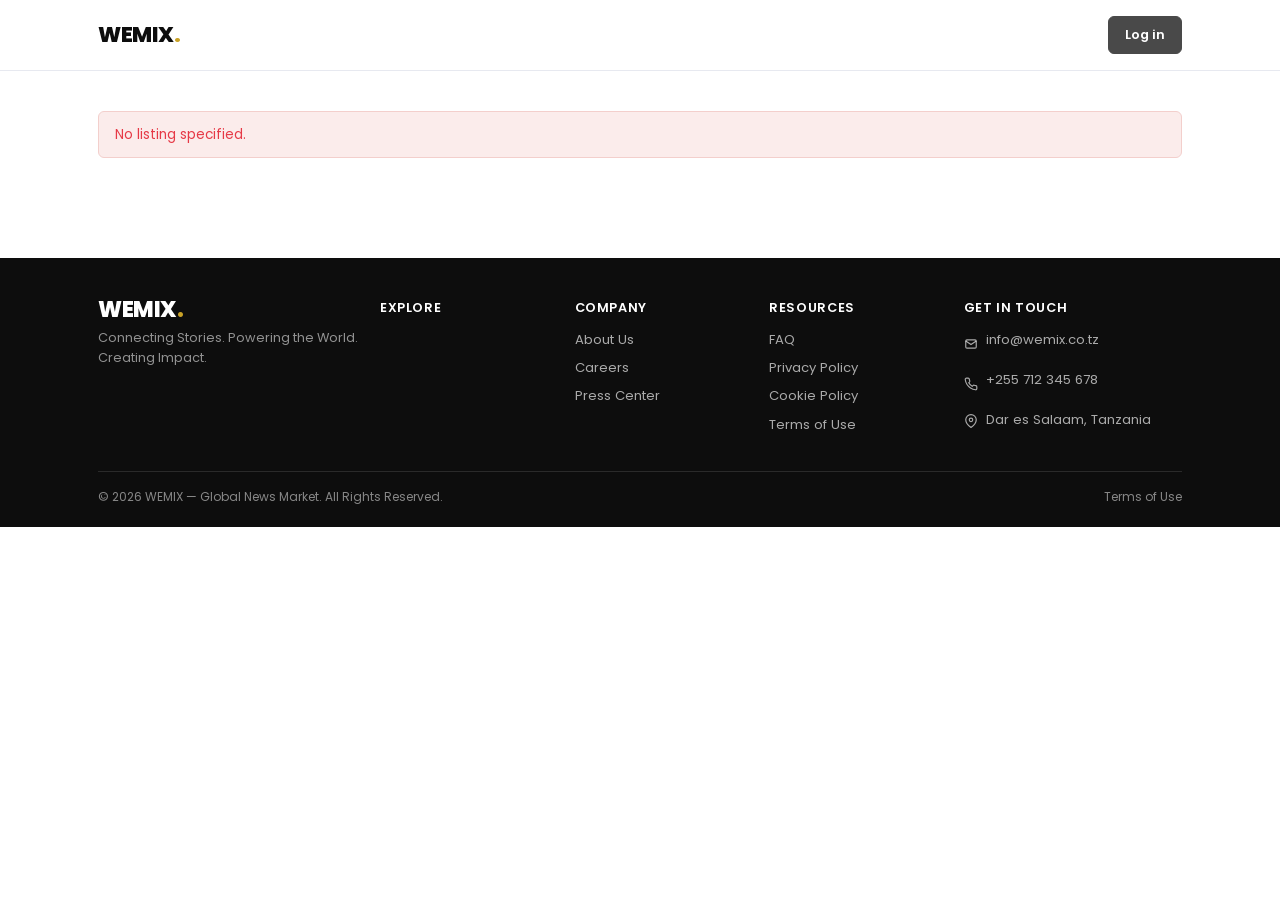
<file: frontend/listing.html>
<!DOCTYPE html>
<html lang="en">
<head>
<meta charset="UTF-8">
<meta name="viewport" content="width=device-width, initial-scale=1.0">
<title>Listing — WEMIX</title>
<link rel="preconnect" href="https://fonts.googleapis.com">
<link href="https://fonts.googleapis.com/css2?family=Poppins:wght@400;500;600;700&display=swap" rel="stylesheet">
<link rel="stylesheet" href="css/style.css">
</head>
<body>

<div id="topnav-root"></div>

<main class="container section" id="content">
  <p class="text-muted"><span class="spinner"></span> Loading listing&hellip;</p>
</main>

<div id="footer-root"></div>

<script src="js/api.js"></script>
<script src="js/nav.js"></script>
<script>
const slug = new URLSearchParams(window.location.search).get('slug');
const content = document.getElementById('content');
const REDUCED_MOTION = window.matchMedia('(prefers-reduced-motion: reduce)').matches;

function pillForVerification(status) {
  const map = { verified: 'pill-verified', partially_verified: 'pill-verified', needs_human_review: 'pill-pending', rejected: 'pill-rejected', pending: 'pill-pending' };
  return `<span class="pill ${map[status] || 'pill-draft'}">${escapeHtml((status || '').replace('_', ' '))}</span>`;
}

async function downloadMedia(btn) {
  // Two-step signed-URL flow: this authenticated call verifies purchase
  // and mints a short-lived (5 min) token; the actual file bytes then
  // come from a plain, unauthenticated download link built from that
  // token, so a simple <a download> click triggers the browser's normal
  // save flow -- no blob/object-URL plumbing needed on this end.
  const originalHtml = btn.innerHTML;
  btn.disabled = true;
  btn.innerHTML = '<span class="spinner"></span> Preparing&hellip;';
  try {
    const { download_url } = await apiFetch(`/api/news/listings/${encodeURIComponent(btn.dataset.slug)}/download/${encodeURIComponent(btn.dataset.mediaId)}/`);
    const a = document.createElement('a');
    a.href = download_url;
    a.download = '';
    document.body.appendChild(a);
    a.click();
    a.remove();
  } catch (err) {
    alert(formatApiError ? formatApiError(err) : (err.message || 'Download failed.'));
  } finally {
    btn.disabled = false;
    btn.innerHTML = originalHtml;
  }
}

async function shareToSocial(btn) {
  const resultEl = document.getElementById('social-share-result');
  btn.disabled = true;
  resultEl.innerHTML = '';
  try {
    const data = await apiFetch(`/api/news/listings/${encodeURIComponent(btn.dataset.slug)}/social-share/`, {
      method: 'POST', body: { provider: btn.dataset.provider },
    });
    if (data.copy) {
      await (navigator.clipboard?.writeText(data.share_url).catch(() => {
        const tmp = document.createElement('input');
        tmp.value = data.share_url;
        document.body.appendChild(tmp);
        tmp.select();
        document.execCommand('copy');
        tmp.remove();
      }));
      resultEl.innerHTML = `<div class="alert alert-success" style="font-size:0.85rem;">Link copied to clipboard.</div>`;
    } else if (!data.manual) {
      window.open(data.share_url, '_blank', 'noopener,width=600,height=500');
    } else {
      resultEl.innerHTML = `
        <div class="alert alert-info" style="font-size:0.85rem;">
          ${escapeHtml(data.detail)}
          <div style="display:flex; gap: var(--space-2); align-items:center; margin-top: var(--space-2);">
            <input type="text" readonly value="${escapeHtml(data.caption)}" style="flex:1; padding: var(--space-2) var(--space-2); border:1px solid var(--color-border); border-radius:6px; font-size:0.8rem;" id="social-caption-input">
            <button class="btn btn-sm" id="social-caption-copy">Copy caption</button>
          </div>
        </div>
      `;
      document.getElementById('social-caption-copy').addEventListener('click', () => {
        const input = document.getElementById('social-caption-input');
        input.select();
        navigator.clipboard?.writeText(input.value).catch(() => document.execCommand('copy'));
      });
    }
  } catch (err) {
    resultEl.innerHTML = `<div class="alert alert-error">${escapeHtml(formatApiError(err))}</div>`;
  } finally {
    btn.disabled = false;
  }
}

async function loadListing() {
  if (!slug) {
    content.innerHTML = `<div class="alert alert-error">No listing specified.</div>`;
    return;
  }
  try {
    const listing = await apiFetch(`/api/news/listings/${encodeURIComponent(slug)}/`, { auth: Auth.isLoggedIn() });
    renderListing(listing);
  } catch (err) {
    content.innerHTML = `<div class="alert alert-error">Could not load this listing: ${escapeHtml(formatApiError(err))}</div>`;
  }
}

function setMeta(attr, key, content) {
  let tag = document.querySelector(`meta[${attr}="${key}"]`);
  if (!tag) {
    tag = document.createElement('meta');
    tag.setAttribute(attr, key);
    document.head.appendChild(tag);
  }
  tag.setAttribute('content', content);
}

/* Subtle parallax on the hero image: on scroll, drifts the (deliberately
   oversized, see .listing-hero-img's -6%/112% sizing in css/style.css)
   image a few percent slower than the page itself. Skipped entirely
   under prefers-reduced-motion -- a flourish, never load-bearing. */
function wireHeroParallax() {
  if (REDUCED_MOTION) return;
  const hero = document.querySelector('.listing-hero');
  const img = document.querySelector('.listing-hero-img');
  if (!hero || !img) return;
  const onScroll = () => {
    const rect = hero.getBoundingClientRect();
    if (rect.bottom < 0 || rect.top > window.innerHeight) return;
    const drift = rect.top * -0.06;
    img.style.transform = `translateY(${drift}px)`;
  };
  window.addEventListener('scroll', onScroll, { passive: true });
  onScroll();
}

function formatDate(iso) {
  if (!iso) return '';
  try { return new Date(iso).toLocaleDateString('en-US', { year: 'numeric', month: 'short', day: 'numeric' }); }
  catch (e) { return ''; }
}

function intelItem(label, value) {
  if (value === null || value === undefined || value === '') return '';
  return `<div><div class="intel-item-label">${escapeHtml(label)}</div><div class="intel-item-value">${value}</div></div>`;
}

/* Renders every wire/IPTC-style metadata field the API returns for this
   listing's media (credit line, capture date, GPS, keywords) plus the
   listing's own license/territory/source -- previously serialized but
   never shown anywhere on this page. */
function renderIntelPanel(listing) {
  const media = (listing.media || []).find((m) => m.credit_line || m.capture_date || m.gps_latitude != null || m.keywords) || {};
  const items = [
    intelItem('Source', escapeHtml(listing.seller_username)),
    intelItem('License', escapeHtml((listing.license_type || 'standard').replace('_', ' '))),
    intelItem('Territory', escapeHtml(listing.license_territory || 'Worldwide')),
    intelItem('Location', escapeHtml(listing.location || '&mdash;')),
    media.credit_line ? intelItem('Credit line', escapeHtml(media.credit_line)) : '',
    media.capture_date ? intelItem('Captured', formatDate(media.capture_date)) : '',
    (media.gps_latitude != null && media.gps_longitude != null) ? intelItem('GPS', `${media.gps_latitude}, ${media.gps_longitude}`) : '',
    media.keywords ? intelItem('Keywords', escapeHtml(media.keywords)) : '',
  ].filter(Boolean);
  if (!items.length) return '';
  return `<div class="card intel-panel">${items.join('')}</div>`;
}

/* Professional seller-profile module -- listings/sales/rating/joined
   stats the detail API now computes server-side (see
   NewsListingDetailSerializer.get_seller_*), plus the existing
   badge/bio/social/follow/subscribe affordances that used to be a few
   loose lines in the main column. */
function renderSellerCard(listing, user, isOwner) {
  const initial = (listing.seller_username || '?').charAt(0).toUpperCase();
  const joined = listing.seller_join_date ? formatDate(listing.seller_join_date) : '&mdash;';
  return `
    <div class="card seller-card">
      <div class="seller-card-head">
        <div class="seller-card-avatar">${listing.seller_avatar ? `<img src="${listing.seller_avatar}" alt="">` : escapeHtml(initial)}</div>
        <div style="flex:1; min-width:0;">
          <div class="seller-card-name">
            <a href="listing.html?slug=${encodeURIComponent(listing.slug)}" style="color:inherit;">${escapeHtml(listing.seller_username)}</a>
            ${listing.seller_verified_badge ? `<span class="trust-badge on-light gold" title="Verified publisher">&#10003; Verified</span>` : ''}
            ${listing.seller_trust_score != null ? `<span class="pill ${listing.seller_trust_score >= 70 ? 'pill-verified' : (listing.seller_trust_score >= 40 ? 'pill-pending' : 'pill-rejected')}" title="Platform trust score, adjusted by moderation history">Trust ${listing.seller_trust_score}</span>` : ''}
          </div>
          ${listing.seller_bio ? `<p class="text-muted" style="font-size:0.83rem; margin: var(--space-1) 0 0 0;">${escapeHtml(listing.seller_bio)}</p>` : ''}
        </div>
      </div>

      <div class="seller-stats-row">
        <div class="seller-stat"><div class="seller-stat-num">${listing.seller_listing_count ?? 0}</div><div class="seller-stat-label">Listings</div></div>
        <div class="seller-stat"><div class="seller-stat-num">${listing.seller_total_sales ?? 0}</div><div class="seller-stat-label">Sold</div></div>
        <div class="seller-stat"><div class="seller-stat-num">${listing.seller_overall_rating != null ? listing.seller_overall_rating : '&mdash;'}</div><div class="seller-stat-label">${listing.seller_review_count ? listing.seller_review_count + ' review' + (listing.seller_review_count === 1 ? '' : 's') : 'Rating'}</div></div>
        <div class="seller-stat"><div class="seller-stat-num" style="font-size:0.82rem;">${joined}</div><div class="seller-stat-label">Joined</div></div>
      </div>

      ${(listing.seller_website_url || listing.seller_twitter_url || listing.seller_facebook_url) ? `
        <p style="margin: 0 0 var(--space-3) 0; font-size:0.8rem;">
          ${listing.seller_website_url ? `<a href="${escapeHtml(listing.seller_website_url)}" target="_blank" rel="noopener" style="margin-right: var(--space-3);">Website</a>` : ''}
          ${listing.seller_twitter_url ? `<a href="${escapeHtml(listing.seller_twitter_url)}" target="_blank" rel="noopener" style="margin-right: var(--space-3);">Twitter/X</a>` : ''}
          ${listing.seller_facebook_url ? `<a href="${escapeHtml(listing.seller_facebook_url)}" target="_blank" rel="noopener">Facebook</a>` : ''}
        </p>
      ` : ''}

      <div class="flex-between">
        <span class="text-muted" style="font-size:0.85rem;">${listing.seller_follower_count != null ? listing.seller_follower_count : 0} follower${listing.seller_follower_count === 1 ? '' : 's'}</span>
        <div>
          ${(user && !isOwner) ? `<button class="btn btn-outline btn-sm" id="follow-seller-btn" data-slug="${listing.slug}">${listing.is_following_seller ? 'Following' : 'Follow'}</button>` : ''}
          ${(user && !isOwner && listing.seller_subscription_price != null) ? `<button class="btn btn-sm" id="subscribe-seller-btn" data-seller="${listing.seller}" style="margin-left: var(--space-2);">Subscribe &middot; ${money(listing.seller_subscription_price)}/mo</button>` : ''}
        </div>
      </div>
    </div>
  `;
}

function relatedCardHtml(l) {
  const cover = l.cover_image;
  return `
    <a class="card listing-card" href="listing.html?slug=${encodeURIComponent(l.slug)}">
      <div class="listing-card-media">${cover ? `<img src="${cover}" alt="">` : escapeHtml((l.news_type || '').replace('_', ' '))}</div>
      <div class="listing-card-body">
        <div class="listing-eyebrow">${escapeHtml((l.news_type || '').replace('_', ' '))}</div>
        <h4 class="listing-title">${escapeHtml(l.title)}</h4>
        <p class="listing-desc">${escapeHtml(l.description || '')}</p>
        <div class="listing-meta"><span class="listing-price">${money(l.price, l.currency)}</span><span class="text-muted">${timeAgo(l.created_at)}</span></div>
      </div>
    </a>
  `;
}

async function renderRelatedSection(container, title, params, excludeSlug) {
  try {
    const q = new URLSearchParams(params);
    q.set('exclude_slug', excludeSlug);
    const data = await apiFetch(`/api/news/listings/?${q.toString()}`, { auth: false });
    const results = (data.results || data).slice(0, 4);
    if (!results.length) { container.innerHTML = ''; return; }
    container.innerHTML = `
      <div class="related-section">
        <h2>${escapeHtml(title)}</h2>
        <div class="grid">${results.map(relatedCardHtml).join('')}</div>
      </div>
    `;
  } catch (e) {
    container.innerHTML = ''; // related content is supplementary -- never blocks the page
  }
}

function renderListing(listing) {
  const description = listing.meta_description || listing.description || '';
  const cover = (listing.media || []).find((m) => m.is_cover) || (listing.media || [])[0];
  const coverUrl = cover ? (cover.preview_file || cover.file) : '';

  document.title = `${listing.title} — WEMIX`;
  setMeta('name', 'description', description);

  // Open Graph + Twitter Card: without these, a link to this listing
  // shared on WhatsApp/X/Facebook renders with no title, image, or
  // description -- a plain gray box, which kills organic sharing for
  // exactly the kind of content this platform depends on spreading.
  setMeta('property', 'og:type', 'article');
  setMeta('property', 'og:title', listing.title);
  setMeta('property', 'og:description', description);
  setMeta('property', 'og:url', window.location.href);
  setMeta('property', 'og:site_name', 'WEMIX');
  if (coverUrl) setMeta('property', 'og:image', coverUrl);
  setMeta('name', 'twitter:card', coverUrl ? 'summary_large_image' : 'summary');
  setMeta('name', 'twitter:title', listing.title);
  setMeta('name', 'twitter:description', description);
  if (coverUrl) setMeta('name', 'twitter:image', coverUrl);

  const heroHtml = `
    <div class="listing-hero">
      ${coverUrl ? `<img class="listing-hero-img" src="${coverUrl}" alt="">` : ''}
      <div class="listing-hero-scrim"></div>
      <div class="listing-hero-content">
        <div class="listing-hero-badges">
          <span class="trust-badge">${escapeHtml((listing.news_type || '').replace('_', ' '))}</span>
          ${pillForVerification(listing.verification_status)}
          ${listing.featured ? `<span class="trust-badge gold">&#9733; Featured</span>` : ''}
          ${listing.seller_verified_badge ? `<span class="trust-badge">&#10003; Verified publisher</span>` : ''}
        </div>
        <h1>${escapeHtml(listing.title)}</h1>
        <div class="listing-hero-meta">
          <span>${escapeHtml(listing.byline || ('By ' + listing.seller_username))}${listing.dateline ? ' &mdash; ' + escapeHtml(listing.dateline) : ''}</span>
          ${listing.reading_time_minutes ? `<span>&middot; ${listing.reading_time_minutes} min read</span>` : ''}
          ${listing.location ? `<span>&middot; ${escapeHtml(listing.location)}</span>` : ''}
        </div>
      </div>
    </div>
  `;

  const correctionsHtml = (listing.corrections || []).length ? listing.corrections.map((c) => `
    <div class="alert ${c.is_retraction ? 'alert-error' : 'alert-info'}" style="margin-bottom: var(--space-3);">
      <strong>${c.is_retraction ? '&#9888; Retraction' : 'Correction'}${c.created_by_username ? ' by ' + escapeHtml(c.created_by_username) : ''} &middot; ${timeAgo(c.created_at)}</strong>
      <p style="margin: var(--space-2) 0 0 0;">${escapeHtml(c.text)}</p>
    </div>
  `).join('') : '';

  const bodyHtml = listing.body_locked
    ? `<div class="paywall">
         <h3>This story is locked</h3>
         <p>Purchase this listing to read the full report.</p>
       </div>`
    : `<div class="card" style="padding: var(--space-6);"><p style="white-space:pre-wrap;">${escapeHtml(listing.body)}</p></div>`;

  const user = Auth.getUser();
  const isOwner = user && listing.seller === user.id;
  const ratingHtml = listing.review_count > 0
    ? `<span class="rating-summary">${starString(listing.average_rating)} <strong>${listing.average_rating}</strong> <span class="text-muted">(${listing.review_count} review${listing.review_count === 1 ? '' : 's'})</span></span>`
    : `<span class="text-muted">No reviews yet</span>`;

  const SOCIAL_PROVIDERS = [
    ['facebook', 'Facebook'], ['x', 'X'], ['linkedin', 'LinkedIn'], ['whatsapp', 'WhatsApp'],
    ['telegram', 'Telegram'], ['email', 'Email'], ['copy_link', 'Copy Link'],
    ['instagram', 'Instagram'], ['tiktok', 'TikTok'], ['youtube', 'YouTube'],
  ];
  // Facebook/X sharing is restricted server-side to the buyer's own
  // linked account for that platform (see news/views.py social_share) --
  // reflect that here instead of only letting the click fail with a 400.
  const LINKED_ACCOUNT_FIELD = { facebook: 'facebook_url', x: 'twitter_url' };
  const isProviderLinked = (id) => !LINKED_ACCOUNT_FIELD[id] || !!(user && user[LINKED_ACCOUNT_FIELD[id]]);

  content.innerHTML = `
    ${heroHtml}
    <div class="detail-grid">
      <div>
        ${correctionsHtml}
        ${renderSellerCard(listing, user, isOwner)}
        ${renderIntelPanel(listing)}
        <p>${escapeHtml(listing.description)}</p>
        <p style="margin: var(--space-2) 0 var(--space-4) 0;">${ratingHtml}</p>
        ${listing.is_free_preview ? `<div class="alert alert-info">You're reading this as a free preview (part of your monthly free-story allowance) -- not purchased.</div>` : ''}
        ${bodyHtml}
        ${!listing.body_locked && (listing.media || []).length ? `
          <div class="card card-compact" style="margin-top: var(--space-4);">
            <h4 style="margin: 0 0 var(--space-3) 0;">Download original media</h4>
            <p class="text-muted" style="margin-top:-6px; font-size:0.8rem;">You've unlocked this story -- these are the original files, not the watermarked/preview versions shown above. Purchasing access doesn't transfer copyright; see the Terms for permitted use.</p>
            <div style="display:flex; flex-direction:column; gap: var(--space-2);">
              ${listing.media.map((m) => `
                <button class="btn btn-outline btn-sm media-download-btn" data-slug="${listing.slug}" data-media-id="${m.id}" style="justify-content:flex-start; text-align:left;">
                  &#8681; ${escapeHtml(m.media_type)}${m.is_cover ? ' (cover)' : ''}
                </button>
              `).join('')}
            </div>
          </div>
        ` : ''}
        ${!listing.body_locked ? `
          <div class="card card-compact" style="margin-top: var(--space-4);">
            <h4 style="margin: 0 0 var(--space-3) 0;">Share this story</h4>
            <p class="text-muted" style="margin-top:-6px; font-size:0.8rem;">Facebook, X, LinkedIn, WhatsApp and Telegram open a real share dialog; Email drafts a message. Instagram, TikTok and YouTube don't offer a direct-post link without a registered developer app, so those give you a ready-to-paste caption instead.</p>
            <div style="display:flex; flex-wrap:wrap; gap: var(--space-2);">
              ${SOCIAL_PROVIDERS.map(([id, label]) => isProviderLinked(id)
                ? `<button class="btn btn-outline btn-sm social-share-btn" data-slug="${listing.slug}" data-provider="${id}">${escapeHtml(label)}</button>`
                : `<button class="btn btn-outline btn-sm" disabled title="Link your ${escapeHtml(label)} account in your profile to share here">${escapeHtml(label)} &#128279;</button>`
              ).join('')}
            </div>
            ${(!isProviderLinked('facebook') || !isProviderLinked('x')) ? `<p class="text-muted" style="font-size:0.78rem; margin-top: var(--space-2);">Link your Facebook/X account from the profile menu (top right) to unlock sharing to those platforms.</p>` : ''}
            <div id="social-share-result" style="margin-top: var(--space-3);"></div>
          </div>
        ` : ''}
        <div id="reviews-section" style="margin-top: var(--space-7);"></div>
        <div id="more-from-seller"></div>
        <div id="related-stories"></div>
        <div id="trending-in-category"></div>
      </div>
      <div>
        <div class="card buy-box">
          <div class="buy-price">${money(listing.price, listing.currency)}</div>
          <p class="text-muted" style="margin-top:0;">One-time purchase, instant access.</p>
          <div id="buy-area"></div>
          ${user ? `<button class="btn btn-outline btn-sm btn-block" id="bookmark-btn" data-slug="${listing.slug}" style="margin-top: var(--space-3);">${listing.is_bookmarked ? '&#9733; Bookmarked' : '&#9734; Save for later'}</button>` : ''}
          <ul class="buy-guarantee-list">
            <li>Secure payment via Selcom / Nala</li>
            <li>Instant unlock after payment confirms</li>
            <li>Tracked refund process if something's wrong</li>
          </ul>
          ${listing.recent_purchase_count > 0 ? `<div class="scarcity-note">&#128293; ${listing.recent_purchase_count} purchase${listing.recent_purchase_count === 1 ? '' : 's'} this week</div>` : ''}
        </div>
      </div>
    </div>
  `;

  wireHeroParallax();
  renderBuyArea(listing, isOwner);
  renderReviewsSection(listing);
  renderRelatedSection(document.getElementById('more-from-seller'), 'More From This Seller', { seller: listing.seller, ordering: '-created_at' }, listing.slug);
  renderRelatedSection(document.getElementById('related-stories'), 'Related Stories', { category: listing.category, ordering: '-created_at' }, listing.slug);
  renderRelatedSection(document.getElementById('trending-in-category'), 'Trending In Category', { category: listing.category, trending: '1' }, listing.slug);

  content.querySelectorAll('.media-download-btn').forEach((btn) => {
    btn.addEventListener('click', () => downloadMedia(btn));
  });

  content.querySelectorAll('.social-share-btn').forEach((btn) => {
    btn.addEventListener('click', () => shareToSocial(btn));
  });

  const bookmarkBtn = document.getElementById('bookmark-btn');
  if (bookmarkBtn) {
    bookmarkBtn.addEventListener('click', async () => {
      bookmarkBtn.disabled = true;
      try {
        const result = await apiFetch(`/api/news/listings/${encodeURIComponent(listing.slug)}/bookmark/`, { method: 'POST' });
        bookmarkBtn.innerHTML = result.is_bookmarked ? '&#9733; Bookmarked' : '&#9734; Save for later';
      } catch (err) {
        alert(formatApiError(err));
      } finally {
        bookmarkBtn.disabled = false;
      }
    });
  }

  const followBtn = document.getElementById('follow-seller-btn');
  if (followBtn) {
    followBtn.addEventListener('click', async () => {
      followBtn.disabled = true;
      try {
        const result = await apiFetch(`/api/news/listings/${encodeURIComponent(listing.slug)}/follow-seller/`, { method: 'POST' });
        followBtn.textContent = result.is_following_seller ? 'Following' : 'Follow';
        const statNum = followBtn.closest('.seller-card')?.querySelector('.flex-between .text-muted');
        if (statNum) {
          const current = listing.seller_follower_count || 0;
          const updated = result.is_following_seller ? current + 1 : Math.max(0, current - 1);
          listing.seller_follower_count = updated;
          statNum.textContent = `${updated} follower${updated === 1 ? '' : 's'}`;
        }
      } catch (err) {
        alert(formatApiError(err));
      } finally {
        followBtn.disabled = false;
      }
    });
  }

  const subscribeBtn = document.getElementById('subscribe-seller-btn');
  if (subscribeBtn) {
    subscribeBtn.addEventListener('click', async () => {
      subscribeBtn.disabled = true;
      subscribeBtn.innerHTML = '<span class="spinner"></span>';
      try {
        const result = await apiFetch('/api/payments/subscriptions/', {
          method: 'POST',
          body: { seller: subscribeBtn.dataset.seller, channel: 'mobile_money', msisdn: user?.phone_number || '' },
        });
        if (result.payment_gateway_url) {
          window.location.href = result.payment_gateway_url;
        } else {
          alert('Subscription started -- check your phone to approve the payment.');
        }
      } catch (err) {
        alert(formatApiError(err));
        subscribeBtn.disabled = false;
        subscribeBtn.textContent = 'Subscribe';
      }
    });
  }
}

function starString(rating) {
  const rounded = Math.round(rating);
  return '&#9733;'.repeat(rounded) + '&#9734;'.repeat(5 - rounded);
}

async function renderReviewsSection(listing) {
  const section = document.getElementById('reviews-section');
  section.innerHTML = `<h3>Reviews</h3><p class="text-muted"><span class="spinner"></span> Loading&hellip;</p>`;

  let reviews = [];
  try {
    reviews = await apiFetch(`/api/news/listings/${encodeURIComponent(listing.slug)}/reviews/`, { auth: false });
  } catch (err) {
    section.innerHTML = `<h3>Reviews</h3><div class="alert alert-error">${escapeHtml(formatApiError(err))}</div>`;
    return;
  }

  const reviewsHtml = reviews.length
    ? reviews.map((r) => `
        <div class="card card-compact" style="margin-bottom: var(--space-3);">
          <div class="flex-between">
            <strong>${escapeHtml(r.reviewer_username)}</strong>
            <span>${starString(r.rating)}</span>
          </div>
          ${r.comment ? `<p style="margin: var(--space-2) 0 0 0; font-size:0.9rem;">${escapeHtml(r.comment)}</p>` : ''}
          <p class="text-muted" style="margin: var(--space-2) 0 0 0; font-size:0.78rem;">${timeAgo(r.created_at)}</p>
        </div>
      `).join('')
    : `<p class="text-muted">No reviews yet -- be the first to review this after purchasing.</p>`;

  section.innerHTML = `<h3>Reviews</h3><div id="review-form-area"></div>${reviewsHtml}`;

  await renderReviewForm(listing);
}

async function renderReviewForm(listing) {
  const el = document.getElementById('review-form-area');
  if (!Auth.isLoggedIn()) return; // anonymous visitors just see the list

  let myPaidOrder = null;
  try {
    const orders = await apiFetch('/api/payments/orders/mine/');
    const results = orders.results || orders;
    myPaidOrder = results.find((o) => o.listing === listing.id && o.status === 'paid' && !o.has_review);
  } catch (err) {
    return; // silently skip the form if we can't confirm purchase status
  }

  if (!myPaidOrder) return; // haven't purchased, or already reviewed (order has a review already)

  el.innerHTML = `
    <div class="card" style="padding: var(--space-5); margin-bottom: var(--space-4);">
      <h4 style="margin-top:0;">Leave a review</h4>
      <div id="review-alert"></div>
      <form id="review-form">
        <div class="form-group">
          <label for="review-rating">Rating</label>
          <select id="review-rating">
            <option value="5">5 - Excellent</option>
            <option value="4">4 - Good</option>
            <option value="3">3 - Average</option>
            <option value="2">2 - Below average</option>
            <option value="1">1 - Poor</option>
          </select>
        </div>
        <div class="form-group">
          <label for="review-comment">Comment (optional)</label>
          <textarea id="review-comment" placeholder="What did you think of this story?"></textarea>
        </div>
        <button type="submit" class="btn btn-sm" id="review-submit-btn">Submit review</button>
      </form>
    </div>
  `;

  document.getElementById('review-form').addEventListener('submit', async (e) => {
    e.preventDefault();
    const alertBox = document.getElementById('review-alert');
    const btn = document.getElementById('review-submit-btn');
    alertBox.innerHTML = '';
    btn.disabled = true;
    btn.innerHTML = '<span class="spinner"></span> Submitting&hellip;';
    try {
      await apiFetch(`/api/news/listings/${encodeURIComponent(listing.slug)}/reviews/`, {
        method: 'POST',
        body: { order_id: myPaidOrder.id, rating: document.getElementById('review-rating').value, comment: document.getElementById('review-comment').value },
      });
      loadListing(); // full reload -- picks up updated average_rating + new review in the list
    } catch (err) {
      alertBox.innerHTML = `<div class="alert alert-error">${escapeHtml(formatApiError(err))}</div>`;
      btn.disabled = false;
      btn.textContent = 'Submit review';
    }
  });
}

function renderBuyArea(listing, isOwner) {
  const el = document.getElementById('buy-area');

  if (isOwner) {
    el.innerHTML = `<a href="dashboard.html" class="btn btn-outline btn-block">Manage in dashboard</a>`;
    return;
  }
  if (!listing.body_locked) {
    el.innerHTML = `<div class="alert alert-success">You already have access to this story.</div>`;
    return;
  }
  if (!Auth.isLoggedIn()) {
    el.innerHTML = `<a href="login.html" class="btn btn-block">Log in to purchase</a>`;
    return;
  }

  el.innerHTML = `
    <div id="buy-alert"></div>
    <div class="form-group">
      <label for="payment-provider">Payment option</label>
      <select id="payment-provider">
        <option value="selcom">Tanzania -- Mobile Money / Card / Bank</option>
        <option value="nala">International -- Card / Bank transfer</option>
      </select>
    </div>
    <div id="selcom-fields">
      <div class="form-group">
        <label for="channel">Payment method</label>
        <select id="channel">
          <option value="mobile_money">Mobile Money</option>
          <option value="card">Card</option>
          <option value="bank">Bank</option>
        </select>
      </div>
      <div class="form-group" id="msisdn-group">
        <label for="msisdn">Phone number</label>
        <input type="text" id="msisdn" placeholder="+255712345678">
      </div>
    </div>
    <div class="form-group hidden" id="nala-fields">
      <label for="nala-currency">Currency</label>
      <select id="nala-currency">
        <option value="USD">USD</option>
        <option value="GBP">GBP</option>
        <option value="EUR">EUR</option>
      </select>
      <p class="text-muted" style="font-size:0.78rem; margin-top: var(--space-1);">International payments are processed via Nala/Rafiki.</p>
    </div>
    <button class="btn btn-block" id="buy-btn">Buy &amp; unlock</button>
  `;

  document.getElementById('channel').addEventListener('change', (e) => {
    document.getElementById('msisdn-group').classList.toggle('hidden', e.target.value !== 'mobile_money');
  });

  document.getElementById('payment-provider').addEventListener('change', (e) => {
    const isNala = e.target.value === 'nala';
    document.getElementById('selcom-fields').classList.toggle('hidden', isNala);
    document.getElementById('nala-fields').classList.toggle('hidden', !isNala);
  });

  document.getElementById('buy-btn').addEventListener('click', async () => {
    const btn = document.getElementById('buy-btn');
    const alertBox = document.getElementById('buy-alert');
    alertBox.innerHTML = '';
    btn.disabled = true;
    btn.innerHTML = '<span class="spinner"></span> Starting checkout&hellip;';

    const provider = document.getElementById('payment-provider').value;
    const body = provider === 'nala'
      ? { listing_slug: listing.slug, payment_provider: 'nala', currency: document.getElementById('nala-currency').value }
      : { listing_slug: listing.slug, payment_provider: 'selcom', channel: document.getElementById('channel').value, msisdn: document.getElementById('msisdn').value };

    try {
      const data = await apiFetch('/api/payments/orders/', { method: 'POST', body });
      window.location.href = `checkout.html?order=${encodeURIComponent(data.order.id)}`;
    } catch (err) {
      alertBox.innerHTML = `<div class="alert alert-error">${escapeHtml(formatApiError(err))}</div>`;
      btn.disabled = false;
      btn.textContent = 'Buy & unlock';
    }
  });
}

loadListing();
</script>
</body>
</html>
</file>
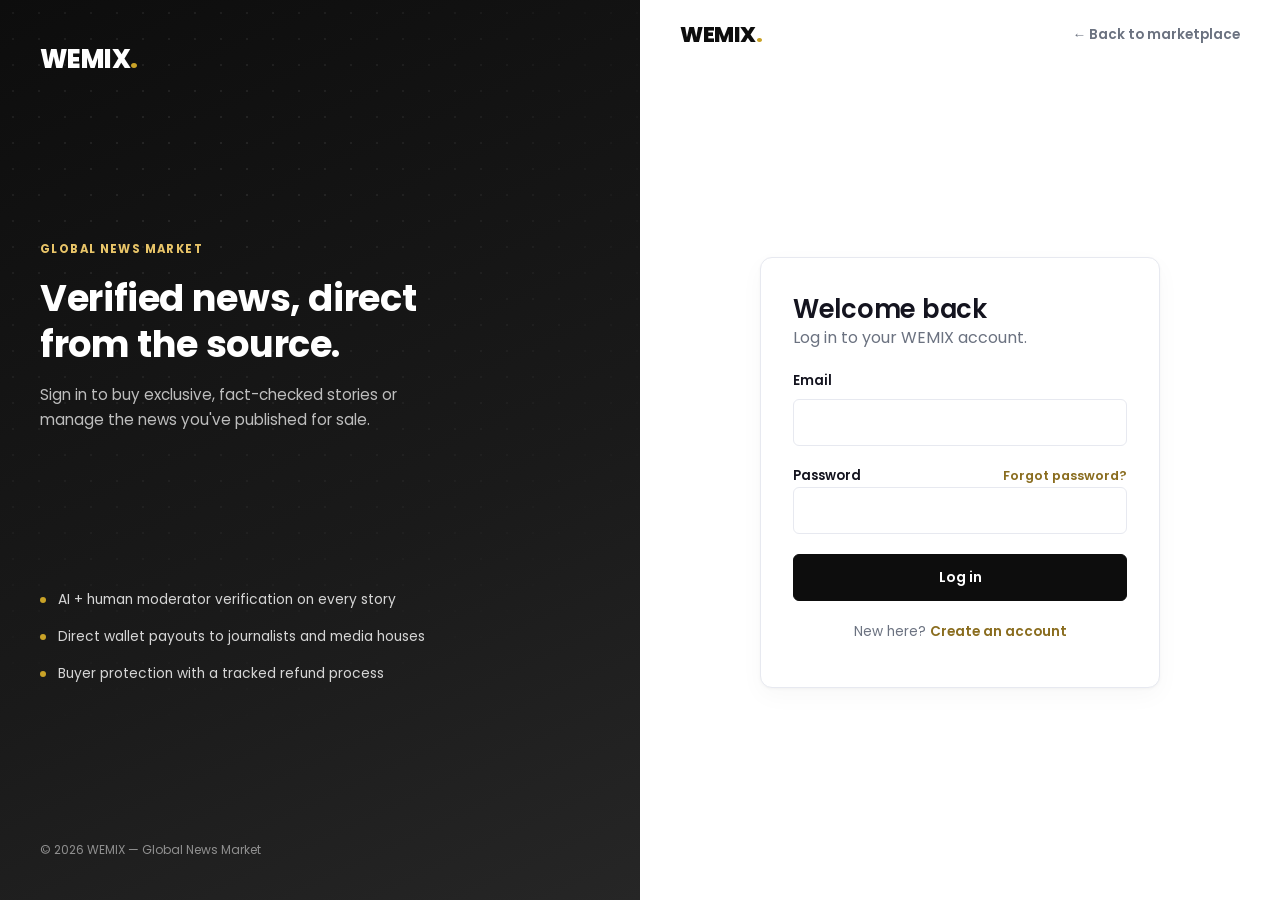
<file: frontend/login.html>
<!DOCTYPE html>
<html lang="en">
<head>
<meta charset="UTF-8">
<meta name="viewport" content="width=device-width, initial-scale=1.0">
<title>Log in — WEMIX</title>
<link rel="preconnect" href="https://fonts.googleapis.com">
<link href="https://fonts.googleapis.com/css2?family=Poppins:wght@400;500;600;700&display=swap" rel="stylesheet">
<link rel="stylesheet" href="css/style.css">
</head>
<body>

<div class="auth-page">
  <aside class="auth-panel-brand">
    <div class="auth-panel-wordmark">WEMIX<span>.</span></div>
    <div class="auth-panel-content">
      <span class="auth-panel-eyebrow">Global News Market</span>
      <h1>Verified news, direct from the source.</h1>
      <p>Sign in to buy exclusive, fact-checked stories or manage the news you've published for sale.</p>
    </div>
    <ul class="auth-panel-points">
      <li>AI + human moderator verification on every story</li>
      <li>Direct wallet payouts to journalists and media houses</li>
      <li>Buyer protection with a tracked refund process</li>
    </ul>
    <div class="auth-panel-foot">&copy; 2026 WEMIX &mdash; Global News Market</div>
  </aside>

  <main class="auth-form-col">
    <div class="auth-form-topbar">
      <a href="index.html" class="wemix-wordmark">WEMIX<span>.</span></a>
      <a href="index.html" class="auth-back-link">&larr; Back to marketplace</a>
    </div>
    <div class="auth-form-center">
      <div class="card auth-form-card card-spacious">
        <h2>Welcome back</h2>
        <p class="text-muted" style="margin-top:-8px;margin-bottom: var(--space-5);">Log in to your WEMIX account.</p>

        <div id="form-alert"></div>

        <form id="login-form">
          <div class="form-group">
            <label for="email">Email</label>
            <input type="email" id="email" required autocomplete="email">
          </div>

          <div class="form-group">
            <div class="flex-between">
              <label for="password" style="margin-bottom:0;">Password</label>
              <a href="reset-password.html" style="font-size:0.8rem; font-weight:600; color:var(--color-gold-dark);">Forgot password?</a>
            </div>
            <input type="password" id="password" required autocomplete="current-password">
          </div>

          <div class="form-group hidden" id="twofa-group">
            <label for="two_factor_code">Two-factor code</label>
            <input type="text" id="two_factor_code" inputmode="numeric" maxlength="6" placeholder="6-digit code">
            <div class="form-hint">Your account has 2FA enabled &mdash; enter the code from your authenticator app.</div>
          </div>

          <button type="submit" class="btn btn-block" id="submit-btn">Log in</button>
        </form>

        <p class="text-muted" style="margin-top: var(--space-5); text-align:center; font-size:0.85rem;">
          New here? <a href="register.html" style="color:var(--color-gold-dark); font-weight:600;">Create an account</a>
        </p>
      </div>
    </div>
  </main>
</div>

<script src="js/api.js"></script>
<script>
let needsTwoFactor = false;

document.getElementById('login-form').addEventListener('submit', async (e) => {
  e.preventDefault();
  const alertBox = document.getElementById('form-alert');
  const submitBtn = document.getElementById('submit-btn');
  alertBox.innerHTML = '';

  const payload = {
    email: document.getElementById('email').value,
    password: document.getElementById('password').value,
  };
  if (needsTwoFactor) {
    payload.two_factor_code = document.getElementById('two_factor_code').value;
  }

  submitBtn.disabled = true;
  submitBtn.innerHTML = '<span class="spinner"></span> Logging in&hellip;';

  try {
    const data = await apiFetch('/api/accounts/login/', { method: 'POST', body: payload, auth: false });
    Auth.setSession({ access: data.access, refresh: data.refresh, user: data.user });
    const isStaff = ['moderator', 'admin', 'super_admin'].includes(data.user?.role);
    window.location.href = isStaff ? 'moderator.html' : 'dashboard.html';
  } catch (err) {
    const fieldErrors = err.data && err.data.two_factor_code;
    if (fieldErrors && !needsTwoFactor) {
      needsTwoFactor = true;
      document.getElementById('twofa-group').classList.remove('hidden');
      alertBox.innerHTML = `<div class="alert alert-info">Enter your two-factor code to continue.</div>`;
    } else {
      alertBox.innerHTML = `<div class="alert alert-error">${escapeHtml(formatApiError(err))}</div>`;
    }
    submitBtn.disabled = false;
    submitBtn.textContent = 'Log in';
  }
});
</script>
</body>
</html>
</file>
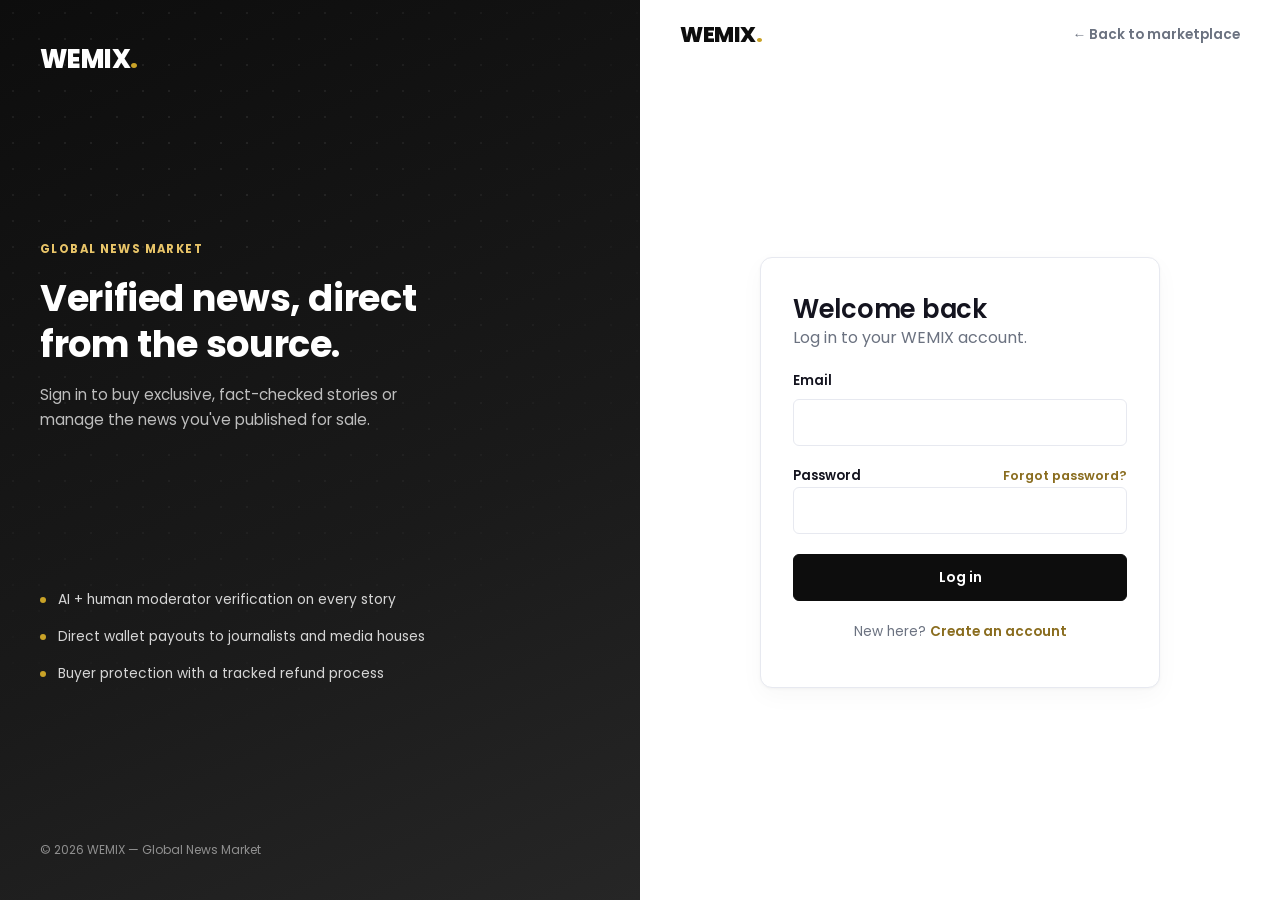
<file: frontend/moderator.html>
<!DOCTYPE html>
<html lang="en">
<head>
<meta charset="UTF-8">
<meta name="viewport" content="width=device-width, initial-scale=1.0">
<title>Moderation — WEMIX</title>
<link rel="preconnect" href="https://fonts.googleapis.com">
<link href="https://fonts.googleapis.com/css2?family=Poppins:wght@400;500;600;700&display=swap" rel="stylesheet">
<link rel="stylesheet" href="css/style.css">
</head>
<body>

<div id="topnav-root"></div>

<main class="container section" id="gate">
  <p class="text-muted"><span class="spinner"></span> Loading&hellip;</p>
</main>

<div id="footer-root"></div>

<script src="js/api.js"></script>
<script src="js/nav.js"></script>
<script>
if (!Auth.isLoggedIn()) {
  window.location.href = 'login.html';
}

const gate = document.getElementById('gate');
const STAFF_ROLES = ['moderator', 'admin', 'super_admin'];
const ADMIN_ROLES = ['admin', 'super_admin'];
let CURRENT_USER = null;

/* Downloads a JWT-gated endpoint's response as a file -- a plain <a href>
   to an authenticated API URL doesn't carry the Bearer token, so file
   downloads need a real fetch + blob + object-URL click, same pattern as
   listing.html's media download. */
async function downloadAuthenticated(path, defaultFilename, btn) {
  const originalHtml = btn.innerHTML;
  btn.disabled = true;
  btn.innerHTML = '<span class="spinner"></span>';
  try {
    const resp = await fetch(`${API_BASE_URL}${path}`, {
      headers: { Authorization: `Bearer ${Auth.getAccessToken()}` },
    });
    if (!resp.ok) throw new Error(`Download failed (HTTP ${resp.status}).`);
    const blob = await resp.blob();
    const disposition = resp.headers.get('Content-Disposition') || '';
    const match = disposition.match(/filename="?([^"]+)"?/);
    const filename = match ? match[1] : defaultFilename;
    const url = window.URL.createObjectURL(blob);
    const a = document.createElement('a');
    a.href = url;
    a.download = filename;
    document.body.appendChild(a);
    a.click();
    a.remove();
    window.URL.revokeObjectURL(url);
  } catch (err) {
    alert(err.message || 'Download failed.');
  } finally {
    btn.disabled = false;
    btn.innerHTML = originalHtml;
  }
}

function pillFor(status, map) {
  return `<span class="pill ${map[status] || 'pill-draft'}">${escapeHtml((status || '').replace(/_/g, ' '))}</span>`;
}

/* Generic modal dialog helper. Reuses a single overlay element in the DOM
   (created lazily) so only one modal is ever open at a time. */
function openModal(titleHtml, bodyHtml) {
  let overlay = document.getElementById('global-modal-overlay');
  if (!overlay) {
    overlay = document.createElement('div');
    overlay.id = 'global-modal-overlay';
    overlay.className = 'modal-overlay hidden';
    overlay.innerHTML = `
      <div class="modal-dialog">
        <div class="modal-header">
          <h3 style="margin:0;" id="global-modal-title"></h3>
          <button class="modal-close-btn" id="global-modal-close" aria-label="Close">&times;</button>
        </div>
        <div class="modal-body" id="global-modal-body"></div>
      </div>
    `;
    document.body.appendChild(overlay);
    document.getElementById('global-modal-close').addEventListener('click', closeModal);
    overlay.addEventListener('click', (e) => { if (e.target === overlay) closeModal(); });
    document.addEventListener('keydown', (e) => { if (e.key === 'Escape') closeModal(); });
  }
  document.getElementById('global-modal-title').innerHTML = titleHtml;
  document.getElementById('global-modal-body').innerHTML = bodyHtml;
  overlay.classList.remove('hidden');
  return document.getElementById('global-modal-body');
}

function closeModal() {
  const overlay = document.getElementById('global-modal-overlay');
  if (overlay) overlay.classList.add('hidden');
}

/* Saved-filter persistence: remembers filter input values per view across
   reloads via localStorage, restored before that view's first load(). */
const FILTER_STORAGE_PREFIX = 'mod_filters_';
function restoreFilters(key, ids) {
  try {
    const saved = JSON.parse(localStorage.getItem(FILTER_STORAGE_PREFIX + key) || '{}');
    ids.forEach((id) => {
      const el = document.getElementById(id);
      if (el && saved[id] != null) el.value = saved[id];
    });
  } catch (e) { /* corrupt/blocked storage -- ignore, filters just won't persist */ }
}
function wireFilterPersistence(key, ids) {
  const save = () => {
    const data = {};
    ids.forEach((id) => { const el = document.getElementById(id); if (el) data[id] = el.value; });
    try { localStorage.setItem(FILTER_STORAGE_PREFIX + key, JSON.stringify(data)); } catch (e) { /* quota/blocked -- ignore */ }
  };
  ids.forEach((id) => {
    const el = document.getElementById(id);
    if (el) el.addEventListener(el.tagName === 'SELECT' ? 'change' : 'input', save);
  });
}

/* Persistent sidebar navigation (replacing the old flat .dash-tabs row) --
   reuses the exact .dash-nav / .dash-sidebar / .dash-bottom-nav / .dash-drawer
   CSS built for dashboard.html's grouped IA, so no new styling is needed here.
   MOD_NAV_GROUPS/MOD_SEARCH_INDEX are populated in init() once the signed-in
   staff member's role is known (Treasury is admin-only). */
let MOD_NAV_GROUPS = {};
let MOD_SEARCH_INDEX = [];
let currentModTab = 'verifications';
const MOD_GROUP_ICONS = {
  queues: '<path d="M9 11l3 3L22 4"/><path d="M21 12v7a2 2 0 01-2 2H5a2 2 0 01-2-2V5a2 2 0 012-2h11"/>',
  content: '<path d="M14 2H6a2 2 0 00-2 2v16a2 2 0 002 2h12a2 2 0 002-2V8z"/><path d="M14 2v6h6"/>',
  finance: '<circle cx="12" cy="12" r="10"/><path d="M12 6v12M15 9.5c0-1.4-1.3-2.5-3-2.5s-3 1.1-3 2.5 1.3 2.2 3 2.5c1.7.3 3 1.1 3 2.5s-1.3 2.5-3 2.5-3-1.1-3-2.5"/>',
  admin: '<circle cx="12" cy="8" r="4"/><path d="M4 21c0-4 3.5-7 8-7s8 3 8 7"/>',
};
const MOD_TAB_LABELS = { verifications: 'Verifications', users: 'Users', listings: 'Listings', transactions: 'Transactions', treasury: 'Treasury', settings: 'Settings', reports: 'Reports' };

function modGroupForTab(tab) {
  return Object.keys(MOD_NAV_GROUPS).find((g) => MOD_NAV_GROUPS[g].tabs.some(([t]) => t === tab));
}
function modNavLinkHtml(t, label) {
  return `<a class="dash-nav-link" data-tab="${t}">${escapeHtml(label)}</a>`;
}
function updateModBreadcrumb(tabLabel, subLabel) {
  const el = document.getElementById('mod-breadcrumb');
  if (!el) return;
  el.textContent = subLabel ? `Moderation / ${tabLabel} / ${subLabel}` : `Moderation / ${tabLabel}`;
}
function setActiveModTab(tab) {
  currentModTab = tab;
  document.querySelectorAll('.dash-nav-link').forEach((l) => l.classList.toggle('active', l.dataset.tab === tab));
  const activeGroup = modGroupForTab(tab);
  document.querySelectorAll('#mod-bottom-nav .dash-bottom-nav-item').forEach((b) => b.classList.toggle('active', b.dataset.group === activeGroup));
  updateModBreadcrumb(MOD_TAB_LABELS[tab] || tab);
}
function closeModDrawer() {
  document.getElementById('mod-drawer-overlay')?.classList.remove('open');
}
function openModDrawer(groupKey) {
  const group = MOD_NAV_GROUPS[groupKey];
  const drawer = document.getElementById('mod-drawer');
  drawer.innerHTML = `
    <div class="dash-drawer-handle"></div>
    <div class="dash-drawer-title">${escapeHtml(group.label)}</div>
    ${group.tabs.map(([t, label]) => modNavLinkHtml(t, label)).join('')}
  `;
  drawer.querySelectorAll('.dash-nav-link').forEach((link) => {
    link.addEventListener('click', () => selectModTab(link.dataset.tab));
  });
  setActiveModTab(currentModTab);
  document.getElementById('mod-drawer-overlay').classList.add('open');
}
function selectModTab(tab, initialSub) {
  setActiveModTab(tab);
  renderTab(tab, initialSub);
  closeModDrawer();
}

function buildModSearchIndex(isAdmin) {
  const idx = [
    { tab: 'verifications', sub: 'kyc', label: 'Identity (KYC)' },
    { tab: 'verifications', sub: 'listings', label: 'Listings & AI score' },
    { tab: 'verifications', sub: 'payout', label: 'Payout accounts (verification)' },
    { tab: 'verifications', sub: 'corporate', label: 'Corporate (KYB)' },
    { tab: 'users', sub: undefined, label: 'Users' },
    { tab: 'listings', sub: 'all', label: 'All listings' },
    { tab: 'listings', sub: 'flags', label: 'Circumvention flags' },
    { tab: 'transactions', sub: 'sales', label: 'Sales' },
    { tab: 'transactions', sub: 'refunds', label: 'Refunds' },
    { tab: 'transactions', sub: 'withdrawals', label: 'Withdrawals' },
    { tab: 'transactions', sub: 'subscriptions', label: 'Subscriptions' },
    { tab: 'transactions', sub: 'payout', label: 'Payout accounts' },
    { tab: 'transactions', sub: 'wallet', label: 'Platform wallet & commissions' },
    { tab: 'settings', sub: undefined, label: 'Settings' },
    { tab: 'reports', sub: 'reports', label: 'User reports' },
    { tab: 'reports', sub: 'queue', label: 'Unified queue' },
    { tab: 'reports', sub: 'support', label: 'Support tickets' },
    { tab: 'reports', sub: 'financials', label: 'Financials' },
  ];
  if (isAdmin) idx.push({ tab: 'treasury', sub: undefined, label: 'Treasury' });
  return idx;
}

function wireModSidebarSearch() {
  const searchInput = document.getElementById('mod-search-input');
  const searchResults = document.getElementById('mod-search-results');
  const closeResults = () => { searchResults.innerHTML = ''; searchResults.classList.add('hidden'); };
  const renderResults = (q) => {
    if (!q) return closeResults();
    const matches = MOD_SEARCH_INDEX.filter((e) => e.label.toLowerCase().includes(q.toLowerCase()));
    if (!matches.length) {
      searchResults.innerHTML = `<p class="text-muted" style="font-size:0.8rem; margin:var(--space-2) 0 0;">No matches</p>`;
      searchResults.classList.remove('hidden');
      return;
    }
    searchResults.innerHTML = matches.map((m) => `
      <button type="button" class="mod-search-result-item" data-tab="${m.tab}" data-sub="${m.sub || ''}"
        style="display:block; width:100%; text-align:left; background:none; border:none; padding: var(--space-2) var(--space-2); font-size:0.82rem; cursor:pointer; border-radius:6px; color:var(--color-text);">
        ${escapeHtml(m.label)}
      </button>`).join('');
    searchResults.classList.remove('hidden');
    searchResults.querySelectorAll('.mod-search-result-item').forEach((btn) => {
      btn.addEventListener('mouseenter', () => { btn.style.background = '#f4f0e4'; });
      btn.addEventListener('mouseleave', () => { btn.style.background = 'none'; });
      btn.addEventListener('click', () => {
        selectModTab(btn.dataset.tab, btn.dataset.sub || undefined);
        searchInput.value = '';
        closeResults();
      });
    });
  };
  searchInput.addEventListener('input', () => renderResults(searchInput.value.trim()));
  searchInput.addEventListener('keydown', (e) => { if (e.key === 'Escape') { searchInput.value = ''; closeResults(); searchInput.blur(); } });
  document.addEventListener('click', (e) => {
    if (!e.target.closest('#mod-search-input') && !e.target.closest('#mod-search-results')) closeResults();
  });
}

/* Keyboard shortcuts: "/" jumps to the sidebar search, "?" shows a help
   dialog listing them, Escape (existing handler below) closes dialogs. */
document.addEventListener('keydown', (e) => {
  const tag = (e.target.tagName || '').toLowerCase();
  const isEditable = tag === 'input' || tag === 'textarea' || e.target.isContentEditable;
  if (isEditable) return;
  if (e.key === '/') {
    e.preventDefault();
    document.getElementById('mod-search-input')?.focus();
  } else if (e.key === '?') {
    e.preventDefault();
    openModal('Keyboard shortcuts', `
      <div style="font-size:0.88rem; line-height:2;">
        <p><strong>/</strong> &mdash; focus the sidebar search</p>
        <p><strong>Esc</strong> &mdash; close a dialog or the search results</p>
        <p><strong>?</strong> &mdash; show this help</p>
      </div>
    `);
  }
});

/* Generic sub-tab bar helper: tabs = [{key, label, render}], renders into subContentEl.
   onActivate (optional) is called with the active tab's label, for breadcrumb updates. */
function renderSubTabs(container, tabs, defaultKey, onActivate) {
  const startKey = tabs.some((t) => t.key === defaultKey) ? defaultKey : tabs[0].key;
  const barId = `subtabs-${Math.random().toString(36).slice(2, 8)}`;
  container.innerHTML = `
    <div class="sub-tabs" id="${barId}">
      ${tabs.map((t) => `<button class="sub-tab ${t.key === startKey ? 'active' : ''}" data-subtab="${t.key}">${escapeHtml(t.label)}</button>`).join('')}
    </div>
    <div class="sub-content"></div>
  `;
  const bar = document.getElementById(barId);
  const subContent = container.querySelector('.sub-content');

  const activate = (key) => {
    bar.querySelectorAll('.sub-tab').forEach((b) => b.classList.toggle('active', b.dataset.subtab === key));
    subContent.innerHTML = `<p class="text-muted"><span class="spinner"></span> Loading&hellip;</p>`;
    const tab = tabs.find((t) => t.key === key);
    if (tab) tab.render(subContent);
    if (onActivate) onActivate(tab ? tab.label : key);
  };

  bar.querySelectorAll('.sub-tab').forEach((btn) => {
    btn.addEventListener('click', () => activate(btn.dataset.subtab));
  });
  activate(startKey);
}

async function init() {
  let me;
  try {
    me = await apiFetch('/api/accounts/me/');
  } catch (err) {
    gate.innerHTML = `<div class="alert alert-error">${escapeHtml(formatApiError(err))}</div>`;
    return;
  }
  if (!STAFF_ROLES.includes(me.role)) {
    gate.innerHTML = `<div class="empty-state"><h3>Moderator access required</h3><p>Your account (${escapeHtml(me.role)}) doesn't have moderation permissions.</p></div>`;
    return;
  }
  CURRENT_USER = me;
  const isAdmin = ADMIN_ROLES.includes(me.role);

  MOD_NAV_GROUPS = {
    queues: { label: 'Queues', tabs: [['verifications', 'Verifications'], ['reports', 'Reports']] },
    content: { label: 'Content', tabs: [['listings', 'Listings']] },
    finance: { label: 'Finance', tabs: isAdmin ? [['transactions', 'Transactions'], ['treasury', 'Treasury']] : [['transactions', 'Transactions']] },
    admin: { label: 'Admin', tabs: [['users', 'Users'], ['settings', 'Settings']] },
  };
  MOD_SEARCH_INDEX = buildModSearchIndex(isAdmin);

  gate.innerHTML = `
    <h1 style="margin-bottom:var(--space-1);">Moderation</h1>
    <p class="text-muted" style="margin-top:0;">Signed in as ${escapeHtml(me.username)} (${escapeHtml(me.role)})</p>
    <div class="dash-grid">
      <aside class="dash-sidebar">
        <div class="card" style="padding:var(--space-3); position:relative;">
          <input type="text" id="mod-search-input" placeholder="Search sections&hellip; (press /)" style="width:100%; padding: var(--space-2) var(--space-3); border:1px solid var(--color-border); border-radius:6px; font-size:0.85rem; box-sizing:border-box;">
          <div id="mod-search-results" class="hidden" style="position:absolute; left:var(--space-3); right:var(--space-3); top:100%; margin-top: var(--space-1); background:#fff; border:1px solid var(--color-border); border-radius:8px; box-shadow:0 6px 18px rgba(0,0,0,0.08); padding: var(--space-2); z-index:20;"></div>
        </div>
        <nav class="dash-nav" id="mod-nav">
          ${Object.entries(MOD_NAV_GROUPS).map(([key, g]) => `
            <details class="dash-nav-group" open data-group="${key}">
              <summary>${escapeHtml(g.label)}</summary>
              ${g.tabs.map(([t, label]) => modNavLinkHtml(t, label)).join('')}
            </details>
          `).join('')}
        </nav>
      </aside>
      <section>
        <div id="mod-breadcrumb" class="text-muted" style="font-size:0.8rem; margin-bottom:var(--space-3); text-transform:uppercase; letter-spacing:0.03em;"></div>
        <div id="tab-content"></div>
      </section>
    </div>

    <div class="dash-bottom-nav" id="mod-bottom-nav">
      ${Object.entries(MOD_NAV_GROUPS).map(([key, g]) => `
        <button class="dash-bottom-nav-item" data-group="${key}">
          <svg viewBox="0 0 24 24" fill="none" stroke="currentColor" stroke-width="2" stroke-linecap="round" stroke-linejoin="round">${MOD_GROUP_ICONS[key]}</svg>
          <span>${escapeHtml(g.label)}</span>
        </button>
      `).join('')}
    </div>
    <div class="dash-drawer-overlay" id="mod-drawer-overlay">
      <div class="dash-drawer" id="mod-drawer"></div>
    </div>
  `;
  document.body.classList.add('has-dash-bottom-nav');

  document.getElementById('mod-drawer-overlay').addEventListener('click', (e) => {
    if (e.target.id === 'mod-drawer-overlay') closeModDrawer();
  });
  document.querySelectorAll('#mod-bottom-nav .dash-bottom-nav-item').forEach((btn) => {
    btn.addEventListener('click', () => openModDrawer(btn.dataset.group));
  });
  document.querySelectorAll('#mod-nav .dash-nav-link').forEach((link) => {
    link.addEventListener('click', () => selectModTab(link.dataset.tab));
  });
  wireModSidebarSearch();

  // Deep-link support, mirroring dashboard.html's ?tab= handling.
  const requestedModTab = new URLSearchParams(window.location.search).get('tab');
  const validModTabs = new Set(Object.values(MOD_NAV_GROUPS).flatMap((g) => g.tabs.map(([t]) => t)));
  const initialModTab = validModTabs.has(requestedModTab) ? requestedModTab : 'verifications';
  document.querySelector(`#mod-nav details[data-group="${modGroupForTab(initialModTab)}"]`)?.setAttribute('open', '');
  setActiveModTab(initialModTab);
  renderTab(initialModTab);
}

function renderTab(tab, initialSub) {
  const content = document.getElementById('tab-content');
  const onSub = (subLabel) => updateModBreadcrumb(MOD_TAB_LABELS[tab] || tab, subLabel);
  if (tab === 'verifications') {
    return renderSubTabs(content, [
      { key: 'kyc', label: 'Identity (KYC)', render: renderVerificationQueue },
      { key: 'listings', label: 'Listings & AI score', render: renderListingVerificationQueue },
      { key: 'payout', label: 'Payout accounts', render: renderPayoutAccountsQueue },
      { key: 'corporate', label: 'Corporate (KYB)', render: renderCorporateQueue },
    ], initialSub || 'kyc', onSub);
  }
  if (tab === 'users') { updateModBreadcrumb(MOD_TAB_LABELS[tab]); return renderUsersTab(content); }
  if (tab === 'listings') {
    return renderSubTabs(content, [
      { key: 'all', label: 'All listings', render: renderAllListings },
      { key: 'flags', label: 'Circumvention flags', render: renderFlagsQueue },
    ], initialSub || 'all', onSub);
  }
  if (tab === 'transactions') {
    return renderSubTabs(content, [
      { key: 'sales', label: 'Sales', render: renderSalesTab },
      { key: 'refunds', label: 'Refunds', render: renderRefundsQueue },
      { key: 'withdrawals', label: 'Withdrawals', render: renderWithdrawalsQueue },
      { key: 'subscriptions', label: 'Subscriptions', render: renderSubscriptionsTab },
      { key: 'payout', label: 'Payout accounts', render: renderPayoutAccountsQueue },
      { key: 'wallet', label: 'Platform wallet & commissions', render: renderPlatformWallet },
    ], initialSub || 'sales', onSub);
  }
  if (tab === 'treasury') { updateModBreadcrumb(MOD_TAB_LABELS[tab]); return renderTreasuryTab(content); }
  if (tab === 'settings') { updateModBreadcrumb(MOD_TAB_LABELS[tab]); return renderSettingsTab(content); }
  if (tab === 'reports') {
    return renderSubTabs(content, [
      { key: 'reports', label: 'User reports', render: renderReportsQueue },
      { key: 'queue', label: 'Unified queue', render: renderUnifiedQueue },
      { key: 'support', label: 'Support tickets', render: renderSupportQueue },
      { key: 'financials', label: 'Financials', render: renderFinancialsTab },
    ], initialSub || 'reports', onSub);
  }
}

/* ---------------------------------------------------------------------- */
/* VERIFICATIONS tab                                                       */
/* ---------------------------------------------------------------------- */

async function renderVerificationQueue(content) {
  try {
    const data = await apiFetch('/api/accounts/kyc/queue/');
    const results = data.results || data;
    if (!results.length) {
      content.innerHTML = `<div class="empty-state"><h3>Nothing pending</h3><p>No identity verifications awaiting review.</p></div>`;
      return;
    }
    content.innerHTML = results.map((v) => `
      <div class="card" style="padding:var(--space-5); margin-bottom: var(--space-4);">
        <div class="flex-between" style="align-items:flex-start;">
          <div>
            <h3 style="margin: 0 0 var(--space-1) 0;">${escapeHtml((v.id_type || '').toUpperCase())} submission</h3>
            <p class="text-muted" style="margin: 0 0 var(--space-3) 0; font-size:0.85rem;">Submitted ${timeAgo(v.created_at)}</p>
            <div style="display:flex; gap: var(--space-3); margin-bottom:var(--space-3);">
              <a href="${v.front_image}" target="_blank"><img src="${v.front_image}" alt="ID front" style="width:120px;height:80px;object-fit:cover;border-radius:6px;border:1px solid var(--color-border);"></a>
              <a href="${v.selfie_image}" target="_blank"><img src="${v.selfie_image}" alt="Selfie" style="width:80px;height:80px;object-fit:cover;border-radius:6px;border:1px solid var(--color-border);"></a>
            </div>
            <p style="font-size:0.85rem; margin: var(--space-1) 0;"><strong>OCR name:</strong> ${escapeHtml(v.ocr_full_name || '—')}</p>
            <p style="font-size:0.85rem; margin: var(--space-1) 0;"><strong>OCR ID number:</strong> ${escapeHtml(v.ocr_id_number || '—')}</p>
            <p style="font-size:0.85rem; margin: var(--space-1) 0;"><strong>OCR DOB:</strong> ${escapeHtml(v.ocr_date_of_birth || '—')}</p>
            <p style="font-size:0.85rem; margin: var(--space-1) 0;"><strong>OCR confidence:</strong> ${v.ocr_confidence != null ? Math.round(v.ocr_confidence * 100) + '%' : '—'}</p>
          </div>
          <div style="min-width:220px;">
            <div id="kyc-alert-${v.id}"></div>
            <button class="btn btn-sm btn-block kyc-approve" data-id="${v.id}" style="margin-bottom:var(--space-2);">Approve</button>
            <input type="text" class="kyc-reason" data-id="${v.id}" placeholder="Rejection reason" style="width:100%; margin-bottom:var(--space-2); padding:var(--space-2); border:1px solid var(--color-border); border-radius:6px; font-size:0.85rem;">
            <button class="btn btn-outline btn-sm btn-block kyc-reject" data-id="${v.id}">Reject</button>
          </div>
        </div>
      </div>
    `).join('');

    const doReview = async (id, status) => {
      const alertBox = document.getElementById(`kyc-alert-${id}`);
      const reason = document.querySelector(`.kyc-reason[data-id="${id}"]`)?.value || '';
      alertBox.innerHTML = '';
      try {
        await apiFetch(`/api/accounts/kyc/${id}/review/`, {
          method: 'PATCH', body: { status, rejection_reason: reason },
        });
        renderVerificationQueue(content);
      } catch (err) {
        alertBox.innerHTML = `<div class="alert alert-error">${escapeHtml(formatApiError(err))}</div>`;
      }
    };
    content.querySelectorAll('.kyc-approve').forEach((btn) => btn.addEventListener('click', () => doReview(btn.dataset.id, 'verified')));
    content.querySelectorAll('.kyc-reject').forEach((btn) => btn.addEventListener('click', () => doReview(btn.dataset.id, 'rejected')));
  } catch (err) {
    content.innerHTML = `<div class="alert alert-error">${escapeHtml(formatApiError(err))}</div>`;
  }
}

function renderListingFullDetails(listing) {
  const ai = listing.latest_ai_verification;
  const scoreRow = (label, value, inverse = false) => {
    if (value == null) return '';
    const good = inverse ? value < 30 : value > 70;
    const bad = inverse ? value > 70 : value < 30;
    const color = good ? 'var(--color-success)' : (bad ? 'var(--color-danger)' : 'var(--color-gold-dark)');
    return `<div class="table-row" style="grid-template-columns: 1fr auto;"><span>${label}</span><span style="color:${color}; font-weight:700;">${value}</span></div>`;
  };

  const mediaHtml = (listing.media || []).length
    ? `<div style="display:flex; gap: var(--space-3); flex-wrap:wrap; margin: var(--space-3) 0;">
        ${listing.media.map((m) => {
          const src = m.file || m.preview_file;
          const filename = (src || '').split('/').pop();
          let previewHtml;
          if (m.media_type === 'video') {
            previewHtml = `<video src="${src}" controls preload="metadata" style="width:140px;height:90px;object-fit:cover;border-radius:6px;border:1px solid var(--color-border);background:#000;"></video>`;
          } else if (m.media_type === 'document') {
            previewHtml = `
              <a href="${src}" target="_blank" rel="noopener" style="display:flex; flex-direction:column; align-items:center; justify-content:center; width:100px; height:70px; border-radius:6px; border:1px solid var(--color-border); background:#f6f3ea; text-decoration:none; color:var(--color-text);">
                <span style="font-size:1.4rem;">📄</span>
                <span class="text-muted" style="font-size:0.65rem; padding: 0 var(--space-1); word-break:break-all;">${escapeHtml(filename)}</span>
              </a>`;
          } else {
            previewHtml = `<img src="${m.preview_file || m.file}" alt="" class="mod-media-zoom" data-full="${src}" style="width:100px;height:70px;object-fit:cover;border-radius:6px;border:1px solid var(--color-border);cursor:zoom-in;">`;
          }
          const wireBits = [];
          if (m.credit_line) wireBits.push(escapeHtml(m.credit_line));
          if (m.capture_date) wireBits.push(new Date(m.capture_date).toLocaleDateString());
          if (m.gps_latitude != null && m.gps_longitude != null) wireBits.push(`${m.gps_latitude}, ${m.gps_longitude}`);
          if (m.keywords) wireBits.push(escapeHtml(m.keywords));
          return `
          <div style="text-align:center; max-width:110px;">
            ${previewHtml}
            <div class="text-muted" style="font-size:0.65rem; margin-top: var(--space-1); text-transform:uppercase; letter-spacing:0.03em;">${escapeHtml(m.media_type)}${m.is_cover ? ' &middot; cover' : ''}</div>
            ${m.media_type !== 'image' ? `<a href="${src}" download class="text-muted" style="font-size:0.7rem;">Download</a>` : ''}
            ${(m.analysis_results || []).map((a) => `<div class="text-muted" style="font-size:0.7rem; margin-top: var(--space-1);">${a.flagged ? '<span style="color:var(--color-danger);">⚠ flagged</span>' : 'clean'} &middot; manip. ${a.manipulation_score}</div>`).join('')}
            ${wireBits.length ? `<div class="text-muted" style="font-size:0.62rem; margin-top:var(--space-1); line-height:1.3;">${wireBits.join('<br>')}</div>` : ''}
          </div>
        `;
        }).join('')}
      </div>`
    : '<p class="text-muted" style="font-size:0.85rem;">No media attached.</p>';

  const tagsHtml = (listing.tags || []).length
    ? listing.tags.map((t) => `<span class="pill pill-draft" style="margin-right:var(--space-1);">${escapeHtml(t.name)}</span>`).join('')
    : '<span class="text-muted">none</span>';

  return `
    <p style="font-size:0.8rem; display:flex; align-items:center; gap: var(--space-2);">
      <strong>Seller:</strong> ${escapeHtml(listing.seller_username)} ${listing.seller_verified_badge ? '<span style="color:var(--color-gold-dark);">&#10003; verified</span>' : ''}
      <button class="btn btn-outline btn-sm toggle-verified-badge-btn" data-user-id="${listing.seller}" style="padding: var(--space-1) var(--space-2); font-size:0.75rem;">${listing.seller_verified_badge ? 'Remove verified badge' : 'Grant verified badge'}</button>
    </p>
    <p style="font-size:0.8rem;"><strong>Location:</strong> ${escapeHtml(listing.location || 'n/a')} &middot; <strong>Tags:</strong> ${tagsHtml}</p>
    <p style="font-size:0.8rem;"><strong>License:</strong> ${escapeHtml((listing.license_type || 'standard').replace(/_/g, ' '))} &middot; <strong>Territory:</strong> ${escapeHtml(listing.license_territory || 'Worldwide')}</p>
    <p style="font-size:0.85rem; font-weight:600; margin-bottom:var(--space-1);">Full story body:</p>
    <div class="card" style="padding: var(--space-4); background:#f6f3ea; margin-bottom: var(--space-4);">
      <p style="white-space:pre-wrap; font-size:0.85rem; margin:0;">${escapeHtml(listing.body || '(empty)')}</p>
    </div>
    <p style="font-size:0.85rem; font-weight:600; margin-bottom:var(--space-1);">Attached media:</p>
    ${mediaHtml}
    ${ai ? `
      <p style="font-size:0.85rem; font-weight:600; margin-bottom:var(--space-1);">AI verification breakdown (run ${timeAgo(ai.created_at)}, model: ${escapeHtml(ai.model_name || 'n/a')}):</p>
      <div style="margin-bottom:var(--space-2);">
        ${scoreRow('Fake news score (higher = more likely fake)', ai.fake_news_score, true)}
        ${scoreRow('Misinformation score', ai.misinformation_score, true)}
        ${scoreRow('Clickbait score', ai.clickbait_score, true)}
        ${scoreRow('Authenticity score', ai.authenticity_score, false)}
        ${scoreRow('Similarity to existing content', ai.similarity_score, true)}
        ${scoreRow('Overall risk score', ai.risk_score, true)}
        ${scoreRow('Model confidence', ai.confidence_score, false)}
        <div class="table-row" style="grid-template-columns: 1fr auto;"><span>Sentiment</span><span>${ai.sentiment_score}</span></div>
      </div>
      ${ai.human_notes ? `<p class="text-muted" style="font-size:0.8rem;"><strong>Prior human notes:</strong> ${escapeHtml(ai.human_notes)}</p>` : ''}
    ` : '<p class="text-muted" style="font-size:0.85rem;">No AI verification result recorded.</p>'}
    <p style="font-size:0.85rem; font-weight:600; margin: var(--space-4) 0 var(--space-1) 0;">Corrections &amp; retractions:</p>
    ${(listing.corrections || []).length ? listing.corrections.map((c) => `
      <div class="card" style="padding: var(--space-3) var(--space-4); margin-bottom:var(--space-2); ${c.is_retraction ? 'border-color:var(--color-danger);' : ''}">
        <p style="margin:0; font-size:0.82rem;">${c.is_retraction ? '<strong style="color:var(--color-danger);">RETRACTION</strong>' : '<strong>Correction</strong>'} <span class="text-muted">&middot; ${escapeHtml(c.created_by_username || 'staff')} &middot; ${timeAgo(c.created_at)}</span></p>
        <p style="margin: var(--space-1) 0 0 0; font-size:0.85rem;">${escapeHtml(c.text)}</p>
      </div>
    `).join('') : '<p class="text-muted" style="font-size:0.85rem;">None posted.</p>'}
    <div style="margin-top:var(--space-2);">
      <textarea class="correction-text" placeholder="Correction or retraction text&hellip;" style="width:100%; padding:var(--space-2); border:1px solid var(--color-border); border-radius:6px; font-size:0.85rem; min-height:50px;"></textarea>
      <label style="display:flex; align-items:center; gap: var(--space-2); font-size:0.8rem; margin: var(--space-2) 0;">
        <input type="checkbox" class="correction-is-retraction" style="width:auto;"> This is a retraction (materially wrong, not just an amendment)
      </label>
      <div id="correction-alert-${listing.slug}"></div>
      <button class="btn btn-outline btn-sm correction-post-btn" data-slug="${listing.slug}">Post correction</button>
    </div>
  `;
}

function wireCorrectionForm(panel, slug, onDone) {
  const btn = panel.querySelector('.correction-post-btn');
  if (!btn) return;
  btn.addEventListener('click', async () => {
    const text = panel.querySelector('.correction-text')?.value.trim();
    const isRetraction = panel.querySelector('.correction-is-retraction')?.checked || false;
    const alertBox = document.getElementById(`correction-alert-${slug}`);
    alertBox.innerHTML = '';
    if (!text) {
      alertBox.innerHTML = `<div class="alert alert-error">Correction text is required.</div>`;
      return;
    }
    btn.disabled = true;
    try {
      await apiFetch(`/api/news/listings/${encodeURIComponent(slug)}/corrections/`, { method: 'POST', body: { text, is_retraction: isRetraction } });
      if (onDone) await onDone();
    } catch (err) {
      alertBox.innerHTML = `<div class="alert alert-error">${escapeHtml(formatApiError(err))}</div>`;
      btn.disabled = false;
    }
  });
}

function wireVerifiedBadgeButton(panel, onDone) {
  const badgeBtn = panel.querySelector('.toggle-verified-badge-btn');
  if (!badgeBtn) return;
  badgeBtn.addEventListener('click', async () => {
    badgeBtn.disabled = true;
    try {
      await apiFetch(`/api/accounts/users/${encodeURIComponent(badgeBtn.dataset.userId)}/toggle-verified-badge/`, { method: 'POST' });
      if (onDone) await onDone();
    } catch (err) {
      alert(formatApiError(err));
      badgeBtn.disabled = false;
    }
  });
}

function wireMediaZoom(panel) {
  panel.querySelectorAll('.mod-media-zoom').forEach((img) => {
    img.addEventListener('click', () => {
      openModal('Image preview', `<img src="${img.dataset.full}" alt="" style="max-width:100%; max-height:70vh; display:block; margin:0 auto; border-radius:6px;">`);
    });
  });
}

function deletePermanentlyHtml(slug) {
  return `
    <div style="margin-top: var(--space-3); padding-top: var(--space-3); border-top:1px dashed var(--color-danger);">
      <div id="delete-perm-alert-${slug}"></div>
      <button class="btn btn-outline btn-sm mod-delete-permanently" data-slug="${slug}" style="border-color:var(--color-danger); color:var(--color-danger);">Delete Permanently</button>
    </div>
  `;
}

function wireDeletePermanentlyButton(panel, slug, onDone) {
  const btn = panel.querySelector('.mod-delete-permanently');
  if (!btn) return;
  btn.addEventListener('click', async () => {
    const alertBox = document.getElementById(`delete-perm-alert-${slug}`);
    if (!confirm('Permanently delete this listing? This action cannot be undone.')) return;
    const reason = prompt('Reason for permanent deletion (required):');
    if (!reason || !reason.trim()) return;
    btn.disabled = true;
    try {
      await apiFetch(`/api/news/listings/${encodeURIComponent(slug)}/delete-permanently/`, { method: 'POST', body: { reason } });
      if (onDone) onDone();
    } catch (err) {
      alertBox.innerHTML = `<div class="alert alert-error">${escapeHtml(formatApiError(err))}</div>`;
      btn.disabled = false;
    }
  });
}

async function renderListingVerificationQueue(content) {
  const verificationMap = {
    verified: 'pill-verified', partially_verified: 'pill-pending',
    needs_human_review: 'pill-pending', pending: 'pill-draft', rejected: 'pill-rejected',
  };
  try {
    const data = await apiFetch('/api/news/listings/?queue=1');
    const results = data.results || data;
    if (!results.length) {
      content.innerHTML = `<div class="empty-state"><h3>Queue is empty</h3><p>No listings are currently awaiting a verification decision.</p></div>`;
      return;
    }
    const bulkBar = `
      <div class="card" style="padding: var(--space-3) var(--space-4); margin-bottom:var(--space-3); display:flex; align-items:center; gap: var(--space-3); flex-wrap:wrap;">
        <label style="display:flex; align-items:center; gap: var(--space-2); font-size:0.85rem;">
          <input type="checkbox" id="listmod-select-all" style="width:auto;"> Select all
        </label>
        <span class="text-muted" style="font-size:0.82rem;" id="listmod-selected-count">0 selected</span>
        <button class="btn btn-sm" id="listmod-bulk-approve" disabled style="margin-left:auto;">Approve &amp; publish selected</button>
        <button class="btn btn-outline btn-sm" id="listmod-bulk-reject" disabled>Reject selected</button>
      </div>
      <div id="listmod-bulk-alert"></div>
    `;
    content.innerHTML = bulkBar + results.map((l) => {
      const scoreColor = l.ai_score == null ? 'var(--color-text-muted)' : (l.ai_score >= 70 ? 'var(--color-success)' : (l.ai_score >= 40 ? 'var(--color-gold-dark)' : 'var(--color-danger)'));
      return `
      <div class="card" style="padding: var(--space-5) var(--space-5); margin-bottom:var(--space-3);">
        <div class="flex-between" style="align-items:flex-start;">
          <div>
            <div class="flex-between" style="justify-content:flex-start; gap: var(--space-3);">
              <input type="checkbox" class="listmod-select" data-slug="${l.slug}" style="width:auto;">
              <strong>${escapeHtml(l.title)}</strong>
              ${pillFor(l.verification_status, verificationMap)}
            </div>
            <p class="text-muted" style="margin: var(--space-2) 0; font-size:0.85rem;">${escapeHtml(l.seller_username)} &middot; ${escapeHtml((l.news_type || '').replace('_', ' '))} &middot; ${money(l.price, l.currency)}</p>
            <p style="margin: var(--space-2) 0; font-size:0.85rem;">${escapeHtml(l.description)}</p>
            <p style="margin: var(--space-1) 0; font-size:0.85rem;">
              <strong>AI authenticity score:</strong>
              <span style="color:${scoreColor}; font-weight:700;">${l.ai_score != null ? l.ai_score : 'n/a'}</span>
              <span class="text-muted">(higher = more likely genuine; lower = more likely fake news)</span>
            </p>
            <a href="listing.html?slug=${encodeURIComponent(l.slug)}" target="_blank" class="text-muted" style="font-size:0.8rem;">Open public listing page &rarr;</a>
            &middot;
            <a href="#" class="listmod-toggle-details text-muted" data-slug="${l.slug}" style="font-size:0.8rem; color:var(--color-gold-dark); font-weight:600;">View full details &darr;</a>
            <div class="listmod-details hidden" id="listmod-details-${l.slug}" style="margin-top:var(--space-3); padding-top:var(--space-3); border-top:1px solid var(--color-border);"></div>
          </div>
          <div style="min-width:200px;">
            <div id="listmod-alert-${l.slug}"></div>
            <textarea class="listmod-notes" data-slug="${l.slug}" placeholder="Notes (optional)" style="width:100%; margin-bottom:var(--space-2); padding:var(--space-2); border:1px solid var(--color-border); border-radius:6px; font-size:0.85rem; min-height:50px;"></textarea>
            <button class="btn btn-sm btn-block listmod-approve" data-slug="${l.slug}" style="margin-bottom: var(--space-2);">Approve &amp; publish</button>
            <button class="btn btn-outline btn-sm btn-block listmod-reject" data-slug="${l.slug}">Reject</button>
          </div>
        </div>
      </div>
    `;
    }).join('');

    content.querySelectorAll('.listmod-toggle-details').forEach((link) => {
      const slug = link.dataset.slug;
      const panel = document.getElementById(`listmod-details-${slug}`);

      const loadDetails = async () => {
        panel.innerHTML = `<p class="text-muted"><span class="spinner"></span> Loading&hellip;</p>`;
        try {
          const listing = await apiFetch(`/api/news/listings/${encodeURIComponent(slug)}/`);
          panel.innerHTML = renderListingFullDetails(listing) + deletePermanentlyHtml(slug);
          panel.dataset.loaded = '1';
          wireVerifiedBadgeButton(panel, loadDetails);
          wireMediaZoom(panel);
          wireCorrectionForm(panel, slug, loadDetails);
          wireDeletePermanentlyButton(panel, slug, () => renderListingVerificationQueue(content));
        } catch (err) {
          panel.innerHTML = `<div class="alert alert-error">${escapeHtml(formatApiError(err))}</div>`;
        }
      };

      link.addEventListener('click', async (e) => {
        e.preventDefault();
        const isHidden = panel.classList.contains('hidden');
        if (isHidden) {
          panel.classList.remove('hidden');
          link.innerHTML = 'Hide full details &uarr;';
          if (!panel.dataset.loaded) await loadDetails();
        } else {
          panel.classList.add('hidden');
          link.innerHTML = 'View full details &darr;';
        }
      });
    });

    const doModerate = async (slug, decision) => {
      const alertBox = document.getElementById(`listmod-alert-${slug}`);
      const notes = document.querySelector(`.listmod-notes[data-slug="${slug}"]`)?.value || '';
      alertBox.innerHTML = '';
      try {
        await apiFetch(`/api/news/listings/${encodeURIComponent(slug)}/moderate/`, { method: 'POST', body: { decision, notes } });
        renderListingVerificationQueue(content);
      } catch (err) {
        alertBox.innerHTML = `<div class="alert alert-error">${escapeHtml(formatApiError(err))}</div>`;
      }
    };
    content.querySelectorAll('.listmod-approve').forEach((btn) => btn.addEventListener('click', () => doModerate(btn.dataset.slug, 'approve')));
    content.querySelectorAll('.listmod-reject').forEach((btn) => btn.addEventListener('click', () => doModerate(btn.dataset.slug, 'reject')));

    /* Bulk actions: selecting checkboxes enables the toolbar buttons,
       which fire the same per-listing /moderate/ endpoint concurrently
       for every selected slug -- no new bulk API needed. */
    const checkboxes = () => Array.from(content.querySelectorAll('.listmod-select'));
    const selectedCount = document.getElementById('listmod-selected-count');
    const bulkApproveBtn = document.getElementById('listmod-bulk-approve');
    const bulkRejectBtn = document.getElementById('listmod-bulk-reject');
    const selectAllBox = document.getElementById('listmod-select-all');

    const updateBulkState = () => {
      const selected = checkboxes().filter((cb) => cb.checked);
      selectedCount.textContent = `${selected.length} selected`;
      bulkApproveBtn.disabled = selected.length === 0;
      bulkRejectBtn.disabled = selected.length === 0;
    };
    checkboxes().forEach((cb) => cb.addEventListener('change', updateBulkState));
    selectAllBox.addEventListener('change', () => {
      checkboxes().forEach((cb) => { cb.checked = selectAllBox.checked; });
      updateBulkState();
    });

    const doBulkModerate = async (decision) => {
      const slugs = checkboxes().filter((cb) => cb.checked).map((cb) => cb.dataset.slug);
      if (!slugs.length) return;
      if (!confirm(`${decision === 'approve' ? 'Approve & publish' : 'Reject'} ${slugs.length} listing(s)?`)) return;
      const alertBox = document.getElementById('listmod-bulk-alert');
      alertBox.innerHTML = '';
      bulkApproveBtn.disabled = true;
      bulkRejectBtn.disabled = true;
      const results = await Promise.allSettled(
        slugs.map((slug) => apiFetch(`/api/news/listings/${encodeURIComponent(slug)}/moderate/`, { method: 'POST', body: { decision, notes: 'Bulk action.' } }))
      );
      const failures = results.filter((r) => r.status === 'rejected').length;
      if (failures) {
        alertBox.innerHTML = `<div class="alert alert-error">${failures} of ${slugs.length} failed. Check individual listings for details.</div>`;
      }
      renderListingVerificationQueue(content);
    };
    bulkApproveBtn.addEventListener('click', () => doBulkModerate('approve'));
    bulkRejectBtn.addEventListener('click', () => doBulkModerate('reject'));
  } catch (err) {
    content.innerHTML = `<div class="alert alert-error">${escapeHtml(formatApiError(err))}</div>`;
  }
}

async function renderPayoutAccountsQueue(content) {
  // Approving a payout destination decides where real money is allowed to
  // go, so it's restricted to super_admin (same gate as Treasury company
  // withdrawals) -- other moderators see why instead of a raw 403.
  if (CURRENT_USER?.role !== 'super_admin') {
    content.innerHTML = `<div class="empty-state"><h3>Super admin access required</h3><p>Verifying payout accounts is restricted to super admins, since it decides where sellers' money is allowed to go.</p></div>`;
    return;
  }
  try {
    const data = await apiFetch('/api/wallet/payout-accounts/queue/');
    const results = data.results || data;
    if (!results.length) {
      content.innerHTML = `<div class="empty-state"><h3>No pending payout accounts</h3><p>Nothing awaiting verification.</p></div>`;
      return;
    }
    content.innerHTML = results.map((a) => `
      <div class="card card-compact" style="margin-bottom: var(--space-3);">
        <div class="flex-between" style="align-items:flex-start;">
          <div>
            <strong>${escapeHtml(a.account_name)}</strong>
            <span class="pill pill-verified" title="Taken automatically from the user's verified KYC identity, not typed in">from verified KYC</span>
            <p style="margin: var(--space-1) 0; font-size:0.85rem;">${escapeHtml(a.provider || a.account_type.replace('_', ' '))} &middot; ${escapeHtml(a.account_number)}</p>
            <p class="text-muted" style="font-size:0.8rem; margin:0;">${escapeHtml(a.account_type.replace('_', ' '))} &middot; ${timeAgo(a.created_at)}</p>
          </div>
          <div style="min-width:200px;">
            <div id="payout-mod-alert-${a.id}"></div>
            <button class="btn btn-sm btn-block payout-mod-verify" data-id="${a.id}" style="margin-bottom: var(--space-2);">Verify</button>
            <input type="text" class="payout-mod-reason" data-id="${a.id}" placeholder="Rejection reason" style="width:100%; margin-bottom: var(--space-2); padding:var(--space-2); border:1px solid var(--color-border); border-radius:6px; font-size:0.85rem;">
            <button class="btn btn-outline btn-sm btn-block payout-mod-reject" data-id="${a.id}">Reject</button>
          </div>
        </div>
      </div>
    `).join('');

    const doReview = async (id, status, extra = {}) => {
      const alertBox = document.getElementById(`payout-mod-alert-${id}`);
      alertBox.innerHTML = '';
      try {
        await apiFetch(`/api/wallet/payout-accounts/${id}/review/`, { method: 'POST', body: { status, ...extra } });
        renderPayoutAccountsQueue(content);
      } catch (err) {
        alertBox.innerHTML = `<div class="alert alert-error">${escapeHtml(formatApiError(err))}</div>`;
      }
    };
    content.querySelectorAll('.payout-mod-verify').forEach((btn) => btn.addEventListener('click', () => doReview(btn.dataset.id, 'verified')));
    content.querySelectorAll('.payout-mod-reject').forEach((btn) => {
      btn.addEventListener('click', () => {
        const reason = document.querySelector(`.payout-mod-reason[data-id="${btn.dataset.id}"]`)?.value || '';
        doReview(btn.dataset.id, 'rejected', { rejection_reason: reason });
      });
    });
  } catch (err) {
    content.innerHTML = `<div class="alert alert-error">${escapeHtml(formatApiError(err))}</div>`;
  }
}

async function renderCorporateQueue(content) {
  const kybMap = { verified: 'pill-verified', pending: 'pill-pending', rejected: 'pill-rejected' };
  try {
    const data = await apiFetch('/api/accounts/corporate-verifications/queue/');
    const results = data.results || data;
    if (!results.length) {
      content.innerHTML = `<div class="empty-state"><h3>No pending corporate verifications</h3></div>`;
      return;
    }
    content.innerHTML = results.map((c) => `
      <div class="card card-compact" style="margin-bottom: var(--space-3);">
        <div class="flex-between" style="align-items:flex-start;">
          <div>
            <strong>${escapeHtml(c.company_name)}</strong> ${pillFor(c.status, kybMap)}
            <p style="margin: var(--space-2) 0; font-size:0.85rem;">
              <a href="${c.business_license}" target="_blank">Business license</a> &middot;
              <a href="${c.company_registration}" target="_blank">Company registration</a>
              ${c.tax_document ? ` &middot; <a href="${c.tax_document}" target="_blank">Tax document</a>` : ''}
            </p>
            <p class="text-muted" style="font-size:0.8rem; margin:0;">${timeAgo(c.created_at)}</p>
          </div>
          <div style="min-width:200px;">
            <div id="corp-mod-alert-${c.id}"></div>
            <button class="btn btn-sm btn-block corp-mod-verify" data-id="${c.id}" style="margin-bottom: var(--space-2);">Verify</button>
            <input type="text" class="corp-mod-reason" data-id="${c.id}" placeholder="Rejection reason" style="width:100%; margin-bottom: var(--space-2); padding:var(--space-2); border:1px solid var(--color-border); border-radius:6px; font-size:0.85rem;">
            <button class="btn btn-outline btn-sm btn-block corp-mod-reject" data-id="${c.id}">Reject</button>
          </div>
        </div>
      </div>
    `).join('');

    const doReview = async (id, statusValue, extra = {}) => {
      const alertBox = document.getElementById(`corp-mod-alert-${id}`);
      alertBox.innerHTML = '';
      try {
        await apiFetch(`/api/accounts/corporate-verifications/${id}/review/`, { method: 'PATCH', body: { status: statusValue, ...extra } });
        renderCorporateQueue(content);
      } catch (err) {
        alertBox.innerHTML = `<div class="alert alert-error">${escapeHtml(formatApiError(err))}</div>`;
      }
    };
    content.querySelectorAll('.corp-mod-verify').forEach((btn) => btn.addEventListener('click', () => doReview(btn.dataset.id, 'verified')));
    content.querySelectorAll('.corp-mod-reject').forEach((btn) => {
      btn.addEventListener('click', () => {
        const reason = document.querySelector(`.corp-mod-reason[data-id="${btn.dataset.id}"]`)?.value || '';
        doReview(btn.dataset.id, 'rejected', { rejection_reason: reason });
      });
    });
  } catch (err) {
    content.innerHTML = `<div class="alert alert-error">${escapeHtml(formatApiError(err))}</div>`;
  }
}

/* ---------------------------------------------------------------------- */
/* USERS tab                                                                */
/* ---------------------------------------------------------------------- */

async function renderUsersTab(content) {
  const isAdmin = ADMIN_ROLES.includes(CURRENT_USER?.role);

  content.innerHTML = `
    <div class="flex-between" style="margin-bottom:var(--space-4); align-items:flex-start;">
      <div class="filters-bar" style="flex:1;">
        <input type="text" id="user-search" placeholder="Search username, email, organization&hellip;" style="flex:2;">
        <select id="user-role-filter">
          <option value="">All roles</option>
          <option value="buyer">Buyer</option>
          <option value="seller">Seller</option>
          <option value="journalist">Journalist</option>
          <option value="media_house">Media house</option>
          <option value="moderator">Moderator</option>
          <option value="admin">Admin</option>
        </select>
        <select id="user-status-filter">
          <option value="">All statuses</option>
          <option value="active">Active</option>
          <option value="suspended">Suspended</option>
          <option value="banned">Banned</option>
          <option value="deactivated">Deactivated</option>
        </select>
      </div>
      ${isAdmin ? `<button class="btn btn-sm" id="user-create-toggle" style="margin-left:var(--space-3);">+ New user</button>` : ''}
    </div>
    <div id="user-create-form-area"></div>
    <div id="user-list-area"><p class="text-muted"><span class="spinner"></span> Loading&hellip;</p></div>
  `;

  if (isAdmin) {
    const createArea = document.getElementById('user-create-form-area');
    document.getElementById('user-create-toggle').addEventListener('click', () => {
      if (createArea.dataset.open === '1') {
        createArea.innerHTML = '';
        createArea.dataset.open = '';
        return;
      }
      createArea.dataset.open = '1';
      createArea.innerHTML = `
        <div class="card" style="padding: var(--space-5); margin-bottom:var(--space-4); border-color:var(--color-gold);">
          <h4 style="margin-top:0;">Create a new user</h4>
          <div id="user-create-alert"></div>
          <div class="field-row">
            <div class="form-group"><label>Username</label><input type="text" id="nc-username"></div>
            <div class="form-group"><label>Email</label><input type="email" id="nc-email"></div>
          </div>
          <div class="field-row">
            <div class="form-group"><label>First name</label><input type="text" id="nc-first"></div>
            <div class="form-group"><label>Last name</label><input type="text" id="nc-last"></div>
          </div>
          <div class="field-row">
            <div class="form-group"><label>Role</label>
              <select id="nc-role">
                <option value="buyer">Buyer</option>
                <option value="journalist">Journalist</option>
                <option value="media_house">Media house</option>
                <option value="moderator">Moderator</option>
                <option value="admin">Admin</option>
              </select>
            </div>
            <div class="form-group"><label>Temporary password</label><input type="text" id="nc-password" placeholder="They should change this after logging in"></div>
          </div>
          <button class="btn btn-sm" id="user-create-submit">Create user</button>
        </div>
      `;
      document.getElementById('user-create-submit').addEventListener('click', async () => {
        const alertBox = document.getElementById('user-create-alert');
        alertBox.innerHTML = '';
        try {
          await apiFetch('/api/accounts/users/', {
            method: 'POST',
            body: {
              username: document.getElementById('nc-username').value,
              email: document.getElementById('nc-email').value,
              first_name: document.getElementById('nc-first').value,
              last_name: document.getElementById('nc-last').value,
              role: document.getElementById('nc-role').value,
              password: document.getElementById('nc-password').value,
            },
          });
          createArea.innerHTML = '';
          createArea.dataset.open = '';
          loadList();
        } catch (err) {
          alertBox.innerHTML = `<div class="alert alert-error">${escapeHtml(formatApiError(err))}</div>`;
        }
      });
    });
  }

  const statusPill = (u) => u.is_banned ? '<span class="pill pill-rejected">banned</span>'
    : (u.is_suspended ? '<span class="pill pill-pending">suspended</span>'
    : (u.is_deleted ? '<span class="pill pill-draft">deactivated</span>' : '<span class="pill pill-verified">active</span>'));

  const loadList = async () => {
    const listArea = document.getElementById('user-list-area');
    const params = new URLSearchParams();
    const q = document.getElementById('user-search').value.trim();
    const role = document.getElementById('user-role-filter').value;
    const statusF = document.getElementById('user-status-filter').value;
    if (q) params.set('q', q);
    if (role) params.set('role', role);
    if (statusF) params.set('status', statusF);

    try {
      const data = await apiFetch(`/api/accounts/users/?${params.toString()}`);
      const results = data.results || data;
      if (!results.length) {
        listArea.innerHTML = `<div class="empty-state"><h3>No users found</h3></div>`;
        return;
      }
      listArea.innerHTML = `<div class="user-cards-grid">${results.map((u) => {
        const initial = ((u.first_name || u.username || '?').trim().charAt(0) || '?').toUpperCase();
        return `
        <div class="user-card" data-id="${u.id}">
          <div class="user-card-avatar">${u.avatar ? `<img src="${u.avatar}" alt="">` : escapeHtml(initial)}</div>
          <div class="user-card-body">
            <div class="user-card-name">${escapeHtml(u.username)} ${u.is_verified_badge ? '<span style="color:var(--color-gold-dark);">&#10003;</span>' : ''}</div>
            <div class="user-card-email">${escapeHtml(u.email)}</div>
            <div class="user-card-tags">
              <span class="pill pill-draft">${escapeHtml((u.role || '').replace('_', ' '))}</span>
              ${statusPill(u)}
            </div>
            <div class="user-card-trust">Trust score: ${u.trust_score}/100</div>
          </div>
        </div>
      `;
      }).join('')}</div>`;

      listArea.querySelectorAll('.user-card').forEach((card) => {
        card.addEventListener('click', () => openUserModal(card.dataset.id, loadList));
      });
    } catch (err) {
      listArea.innerHTML = `<div class="alert alert-error">${escapeHtml(formatApiError(err))}</div>`;
    }
  };

  restoreFilters('users', ['user-search', 'user-role-filter', 'user-status-filter']);
  wireFilterPersistence('users', ['user-search', 'user-role-filter', 'user-status-filter']);
  document.getElementById('user-search').addEventListener('input', debounce(loadList, 400));
  document.getElementById('user-role-filter').addEventListener('change', loadList);
  document.getElementById('user-status-filter').addEventListener('change', loadList);
  loadList();
}

async function openUserModal(userId, onChange) {
  const isAdmin = ADMIN_ROLES.includes(CURRENT_USER?.role);
  const body = openModal('User details', `<p class="text-muted"><span class="spinner"></span> Loading&hellip;</p>`);

  const refresh = async () => {
    try {
      const u = await apiFetch(`/api/accounts/users/${encodeURIComponent(userId)}/`);
      renderUserModalContent(u, isAdmin, refresh, onChange);
    } catch (err) {
      body.innerHTML = `<div class="alert alert-error">${escapeHtml(formatApiError(err))}</div>`;
    }
  };
  await refresh();
}

function renderUserModalContent(u, isAdmin, refresh, onListChange) {
  document.getElementById('global-modal-title').innerHTML = `${escapeHtml(u.full_name)} <span class="text-muted" style="font-weight:400; font-size:0.85rem;">@${escapeHtml(u.username)}</span>`;
  const body = document.getElementById('global-modal-body');
  const isSelf = u.id === CURRENT_USER?.id;

  const editFormHtml = isAdmin && !isSelf ? `
    <div class="hidden" id="user-edit-form" style="margin-top: var(--space-4); padding-top: var(--space-4); border-top:1px solid var(--color-border);">
      <div id="user-edit-alert"></div>
      <div class="field-row">
        <div class="form-group"><label>First name</label><input type="text" id="ue-first" value="${escapeHtml(u.first_name || '')}"></div>
        <div class="form-group"><label>Last name</label><input type="text" id="ue-last" value="${escapeHtml(u.last_name || '')}"></div>
      </div>
      <div class="field-row">
        <div class="form-group"><label>Email</label><input type="email" id="ue-email" value="${escapeHtml(u.email || '')}"></div>
        <div class="form-group"><label>Phone</label><input type="text" id="ue-phone" value="${escapeHtml(u.phone_number || '')}"></div>
      </div>
      <div class="field-row">
        <div class="form-group"><label>Role</label>
          <select id="ue-role">
            ${['buyer', 'seller', 'journalist', 'media_house', 'moderator', 'admin'].map((r) => `<option value="${r}" ${u.role === r ? 'selected' : ''}>${r.replace('_', ' ')}</option>`).join('')}
          </select>
        </div>
        <div class="form-group"><label>Organization</label><input type="text" id="ue-org" value="${escapeHtml(u.organization_name || '')}"></div>
      </div>
      <button class="btn btn-sm" id="user-edit-save">Save changes</button>
    </div>
    <div class="hidden" id="user-password-form" style="margin-top: var(--space-4); padding-top: var(--space-4); border-top:1px solid var(--color-border);">
      <div id="user-password-alert"></div>
      <div class="form-group"><label>New password</label><input type="text" id="up-new-password" placeholder="They'll be notified this was changed"></div>
      <button class="btn btn-sm" id="user-password-save">Set password</button>
    </div>
  ` : '';

  const statusButtons = [];
  if (u.is_suspended) statusButtons.push(`<button class="btn btn-outline btn-sm btn-block" id="user-unsuspend" style="margin-bottom: var(--space-2);">Lift suspension</button>`);
  if (u.is_banned) statusButtons.push(`<button class="btn btn-outline btn-sm btn-block" id="user-unban" style="margin-bottom: var(--space-2);">Lift ban</button>`);
  if (u.is_deleted) statusButtons.push(`<button class="btn btn-outline btn-sm btn-block" id="user-reactivate" style="margin-bottom: var(--space-2);">Reactivate account</button>`);

  const initial = ((u.first_name || u.username || '?').trim().charAt(0) || '?').toUpperCase();

  body.innerHTML = `
    <div style="display:flex; gap: var(--space-4); align-items:flex-start; margin-bottom:var(--space-4);">
      <div class="avatar-circle-lg" style="width:56px; height:56px; font-size:1.3rem;">${u.avatar ? `<img src="${u.avatar}" alt="">` : escapeHtml(initial)}</div>
      <div>
        <p class="text-muted" style="margin: 0 0 var(--space-2) 0; font-size:0.85rem;">${escapeHtml(u.email)} &middot; joined ${timeAgo(u.date_joined)}</p>
        <div class="user-card-tags">
          <span class="pill pill-draft">${escapeHtml((u.role || '').replace('_', ' '))}</span>
          ${u.is_banned ? '<span class="pill pill-rejected">banned</span>' : (u.is_suspended ? '<span class="pill pill-pending">suspended</span>' : (u.is_deleted ? '<span class="pill pill-draft">deactivated</span>' : '<span class="pill pill-verified">active</span>'))}
          ${u.is_verified_badge ? '<span class="pill pill-verified">&#10003; verified badge</span>' : ''}
        </div>
      </div>
    </div>

    <div style="display:grid; grid-template-columns:1fr 1fr; gap: var(--space-3); margin-bottom:var(--space-4); font-size:0.85rem;">
      <div><strong>Trust score:</strong> ${u.trust_score}/100</div>
      <div><strong>KYC status:</strong> ${escapeHtml((u.id_verification_status || '').replace('_', ' '))}</div>
      <div><strong>Phone:</strong> ${escapeHtml(u.phone_number || 'n/a')}</div>
      <div><strong>Organization:</strong> ${escapeHtml(u.organization_name || 'n/a')}</div>
      ${u.is_suspended ? `<div><strong>Suspended until:</strong> ${u.suspended_until ? new Date(u.suspended_until).toLocaleDateString() : ''}</div>` : ''}
    </div>
    ${u.bio ? `<p style="font-size:0.85rem; margin: 0 0 var(--space-4) 0;"><strong>Bio:</strong> ${escapeHtml(u.bio)}</p>` : ''}

    ${isSelf ? '<p class="text-muted" style="font-size:0.8rem;">This is your own account -- use your profile settings to edit it.</p>' : `
      <div id="user-mod-alert"></div>
      <div style="display:grid; grid-template-columns:1fr 1fr; gap: var(--space-3);">
        <div>
          <select id="user-mod-action" style="width:100%; margin-bottom:var(--space-2); padding:var(--space-2); border:1px solid var(--color-border); border-radius:6px; font-size:0.85rem;">
            <option value="warning">Warning</option>
            <option value="temporary_suspension">Temporary suspension</option>
            <option value="permanent_ban">Permanent ban</option>
          </select>
          <button class="btn btn-sm btn-block" id="user-mod-apply" style="margin-bottom: var(--space-2);">Apply action</button>
          ${statusButtons.join('')}
        </div>
        <div>
          <button class="btn btn-outline btn-sm btn-block" id="user-toggle-badge" style="margin-bottom: var(--space-2);">${u.is_verified_badge ? 'Remove verified badge' : 'Grant verified badge'}</button>
          <button class="btn btn-outline btn-sm btn-block" id="user-apikeys-toggle" style="margin-bottom: var(--space-2);">API keys</button>
          ${!u.is_deleted ? `<button class="btn btn-outline btn-sm btn-block" id="user-force-deactivate" style="margin-bottom: var(--space-2); border-color:var(--color-danger); color:var(--color-danger);">Force deactivate</button>` : ''}
          ${isAdmin ? `
            <button class="btn btn-outline btn-sm btn-block" id="user-edit-toggle" style="margin-bottom: var(--space-2);">Edit profile</button>
            <button class="btn btn-outline btn-sm btn-block" id="user-password-toggle">Set password</button>
          ` : ''}
        </div>
      </div>
      <div class="hidden" id="user-apikeys-panel" style="margin-top: var(--space-4); padding-top: var(--space-4); border-top:1px solid var(--color-border);"></div>
      ${editFormHtml}
    `}
  `;

  if (isSelf) return;

  const afterChange = () => { refresh(); if (onListChange) onListChange(); };

  document.getElementById('user-mod-apply').addEventListener('click', async () => {
    const action = document.getElementById('user-mod-action').value;
    const alertBox = document.getElementById('user-mod-alert');
    alertBox.innerHTML = '';
    try {
      await apiFetch(`/api/accounts/users/${encodeURIComponent(u.id)}/moderate/`, { method: 'POST', body: { action } });
      afterChange();
    } catch (err) {
      alertBox.innerHTML = `<div class="alert alert-error">${escapeHtml(formatApiError(err))}</div>`;
    }
  });

  document.getElementById('user-toggle-badge').addEventListener('click', async () => {
    try {
      await apiFetch(`/api/accounts/users/${encodeURIComponent(u.id)}/toggle-verified-badge/`, { method: 'POST' });
      afterChange();
    } catch (err) {
      alert(formatApiError(err));
    }
  });

  const apiKeysPanel = document.getElementById('user-apikeys-panel');
  const loadApiKeys = async () => {
    apiKeysPanel.innerHTML = `<p class="text-muted"><span class="spinner"></span> Loading&hellip;</p>`;
    try {
      const keys = await apiFetch(`/api/accounts/users/${encodeURIComponent(u.id)}/api-keys/`);
      apiKeysPanel.innerHTML = keys.length
        ? keys.map((k) => `
          <div class="table-row" style="grid-template-columns: 1fr auto auto auto;">
            <span>${escapeHtml(k.name)} <span class="text-muted">(${escapeHtml(k.prefix)}&hellip;)</span></span>
            <span class="text-muted">${k.last_used_at ? `used ${timeAgo(k.last_used_at)}` : 'never used'}</span>
            <span>${k.is_active ? '<span class="pill pill-verified">active</span>' : '<span class="pill pill-rejected">revoked</span>'}</span>
            <span>${k.is_active ? `<button class="btn btn-outline btn-sm apikey-revoke-btn" data-id="${k.id}">Revoke</button>` : ''}</span>
          </div>
        `).join('')
        : '<p class="text-muted" style="font-size:0.85rem;">No API keys issued.</p>';
      apiKeysPanel.querySelectorAll('.apikey-revoke-btn').forEach((btn) => {
        btn.addEventListener('click', async () => {
          if (!confirm('Revoke this API key? Any integration using it will stop working immediately.')) return;
          btn.disabled = true;
          try {
            await apiFetch(`/api/api-keys/${encodeURIComponent(btn.dataset.id)}/admin-revoke/`, { method: 'POST' });
            loadApiKeys();
          } catch (err) {
            alert(formatApiError(err));
            btn.disabled = false;
          }
        });
      });
    } catch (err) {
      apiKeysPanel.innerHTML = `<div class="alert alert-error">${escapeHtml(formatApiError(err))}</div>`;
    }
  };
  document.getElementById('user-apikeys-toggle').addEventListener('click', () => {
    const wasHidden = apiKeysPanel.classList.contains('hidden');
    apiKeysPanel.classList.toggle('hidden');
    if (wasHidden && !apiKeysPanel.dataset.loaded) {
      apiKeysPanel.dataset.loaded = '1';
      loadApiKeys();
    }
  });

  const deactivateBtn = document.getElementById('user-force-deactivate');
  if (deactivateBtn) {
    deactivateBtn.addEventListener('click', async () => {
      if (!confirm(`Force-deactivate @${u.username}? This blocks their login and unpublishes their listings.`)) return;
      try {
        await apiFetch(`/api/accounts/users/${encodeURIComponent(u.id)}/force-deactivate/`, { method: 'POST' });
        afterChange();
      } catch (err) {
        alert(formatApiError(err));
      }
    });
  }

  const reverseStatus = (action, btnId) => {
    const btn = document.getElementById(btnId);
    if (!btn) return;
    btn.addEventListener('click', async () => {
      try {
        await apiFetch(`/api/accounts/users/${encodeURIComponent(u.id)}/reverse-status/`, { method: 'POST', body: { action } });
        afterChange();
      } catch (err) {
        alert(formatApiError(err));
      }
    });
  };
  reverseStatus('unsuspend', 'user-unsuspend');
  reverseStatus('unban', 'user-unban');
  reverseStatus('reactivate', 'user-reactivate');

  if (isAdmin) {
    const editToggle = document.getElementById('user-edit-toggle');
    const editForm = document.getElementById('user-edit-form');
    const passwordToggle = document.getElementById('user-password-toggle');
    const passwordForm = document.getElementById('user-password-form');

    editToggle.addEventListener('click', () => {
      editForm.classList.toggle('hidden');
      passwordForm.classList.add('hidden');
    });
    passwordToggle.addEventListener('click', () => {
      passwordForm.classList.toggle('hidden');
      editForm.classList.add('hidden');
    });

    document.getElementById('user-edit-save').addEventListener('click', async () => {
      const alertBox = document.getElementById('user-edit-alert');
      alertBox.innerHTML = '';
      try {
        await apiFetch(`/api/accounts/users/${encodeURIComponent(u.id)}/`, {
          method: 'PATCH',
          body: {
            first_name: document.getElementById('ue-first').value,
            last_name: document.getElementById('ue-last').value,
            email: document.getElementById('ue-email').value,
            phone_number: document.getElementById('ue-phone').value,
            role: document.getElementById('ue-role').value,
            organization_name: document.getElementById('ue-org').value,
          },
        });
        afterChange();
      } catch (err) {
        alertBox.innerHTML = `<div class="alert alert-error">${escapeHtml(formatApiError(err))}</div>`;
      }
    });

    document.getElementById('user-password-save').addEventListener('click', async () => {
      const alertBox = document.getElementById('user-password-alert');
      alertBox.innerHTML = '';
      const newPassword = document.getElementById('up-new-password').value;
      try {
        await apiFetch(`/api/accounts/users/${encodeURIComponent(u.id)}/set-password/`, { method: 'POST', body: { new_password: newPassword } });
        alertBox.innerHTML = `<div class="alert alert-success" style="font-size:0.8rem; padding:var(--space-2);">Password updated.</div>`;
        document.getElementById('up-new-password').value = '';
      } catch (err) {
        alertBox.innerHTML = `<div class="alert alert-error">${escapeHtml(formatApiError(err))}</div>`;
      }
    });
  }
}
function debounce(fn, ms) {
  let t;
  return (...args) => { clearTimeout(t); t = setTimeout(() => fn(...args), ms); };
}

/* ---------------------------------------------------------------------- */
/* LISTINGS tab                                                            */
/* ---------------------------------------------------------------------- */

async function renderAllListings(content) {
  content.innerHTML = `
    <div class="filters-bar" style="margin-bottom:var(--space-4);">
      <input type="text" id="listing-search" placeholder="Search title/description&hellip;" style="flex:2;">
      <select id="listing-status-filter">
        <option value="">All verification statuses</option>
        <option value="verified">Verified</option>
        <option value="partially_verified">Partially verified</option>
        <option value="needs_human_review">Needs human review</option>
        <option value="rejected">Rejected</option>
        <option value="pending">Pending</option>
      </select>
    </div>
    <div id="listing-list-area"><p class="text-muted"><span class="spinner"></span> Loading&hellip;</p></div>
  `;
  const verificationMap = {
    verified: 'pill-verified', partially_verified: 'pill-pending',
    needs_human_review: 'pill-pending', pending: 'pill-draft', rejected: 'pill-rejected',
  };

  const load = async () => {
    const listArea = document.getElementById('listing-list-area');
    const params = new URLSearchParams();
    const q = document.getElementById('listing-search').value.trim();
    const vs = document.getElementById('listing-status-filter').value;
    if (q) params.set('q', q);
    if (vs) params.set('verification_status', vs);

    try {
      const data = await apiFetch(`/api/news/listings/?${params.toString()}`);
      const results = data.results || data;
      if (!results.length) {
        listArea.innerHTML = `<div class="empty-state"><h3>No listings found</h3></div>`;
        return;
      }
      listArea.innerHTML = results.map((l) => `
        <div class="card card-compact" style="margin-bottom: var(--space-3);">
          <div class="flex-between" style="align-items:flex-start;">
            <div>
              <div class="flex-between" style="justify-content:flex-start; gap: var(--space-3);">
                <strong>${escapeHtml(l.title)}</strong>
                ${pillFor(l.verification_status, verificationMap)}
                ${l.featured ? '<span class="pill pill-verified">Featured</span>' : ''}
              </div>
              <p class="text-muted" style="margin: var(--space-1) 0; font-size:0.82rem;">${escapeHtml(l.seller_username)} &middot; ${escapeHtml((l.status || '').replace('_', ' '))} &middot; ${money(l.price, l.currency)} &middot; ai ${l.ai_score != null ? l.ai_score : 'n/a'}</p>
            </div>
            <div style="text-align:right;">
              <a href="listing.html?slug=${encodeURIComponent(l.slug)}" target="_blank" class="text-muted" style="font-size:0.8rem;">Open &rarr;</a><br>
              <a href="#" class="all-listing-toggle text-muted" data-slug="${l.slug}" style="font-size:0.8rem; color:var(--color-gold-dark); font-weight:600;">Full details &darr;</a>
            </div>
          </div>
          <div class="all-listing-details hidden" id="all-listing-details-${l.slug}" style="margin-top:var(--space-3); padding-top:var(--space-3); border-top:1px solid var(--color-border);"></div>
        </div>
      `).join('');

      listArea.querySelectorAll('.all-listing-toggle').forEach((link) => {
        const slug = link.dataset.slug;
        const panel = document.getElementById(`all-listing-details-${slug}`);
        const loadDetails = async () => {
          panel.innerHTML = `<p class="text-muted"><span class="spinner"></span> Loading&hellip;</p>`;
          try {
            const listing = await apiFetch(`/api/news/listings/${encodeURIComponent(slug)}/`);
            let html = renderListingFullDetails(listing);
            html += `
              <div style="margin-top:var(--space-3); display:flex; gap: var(--space-2);">
                <textarea class="all-listing-notes" placeholder="Notes (optional)" style="flex:1; padding:var(--space-2); border:1px solid var(--color-border); border-radius:6px; font-size:0.85rem; min-height:40px;"></textarea>
              </div>
              <div id="all-listing-mod-alert-${slug}" style="margin-top:var(--space-2);"></div>
              <div style="margin-top:var(--space-2); display:flex; gap: var(--space-2);">
                <button class="btn btn-sm all-listing-approve" data-slug="${slug}">Approve &amp; publish</button>
                <button class="btn btn-outline btn-sm all-listing-reject" data-slug="${slug}">Reject</button>
              </div>
              ${deletePermanentlyHtml(slug)}
            `;
            panel.innerHTML = html;
            panel.dataset.loaded = '1';
            wireVerifiedBadgeButton(panel, loadDetails);
            wireMediaZoom(panel);
            wireCorrectionForm(panel, slug, loadDetails);
            wireDeletePermanentlyButton(panel, slug, load);

            const doModerate = async (decision) => {
              const alertBox = document.getElementById(`all-listing-mod-alert-${slug}`);
              const notes = panel.querySelector('.all-listing-notes')?.value || '';
              alertBox.innerHTML = '';
              try {
                await apiFetch(`/api/news/listings/${encodeURIComponent(slug)}/moderate/`, { method: 'POST', body: { decision, notes } });
                load();
              } catch (err) {
                alertBox.innerHTML = `<div class="alert alert-error">${escapeHtml(formatApiError(err))}</div>`;
              }
            };
            panel.querySelector('.all-listing-approve')?.addEventListener('click', () => doModerate('approve'));
            panel.querySelector('.all-listing-reject')?.addEventListener('click', () => doModerate('reject'));
          } catch (err) {
            panel.innerHTML = `<div class="alert alert-error">${escapeHtml(formatApiError(err))}</div>`;
          }
        };
        link.addEventListener('click', async (e) => {
          e.preventDefault();
          const isHidden = panel.classList.contains('hidden');
          if (isHidden) {
            panel.classList.remove('hidden');
            link.innerHTML = 'Hide full details &uarr;';
            if (!panel.dataset.loaded) await loadDetails();
          } else {
            panel.classList.add('hidden');
            link.innerHTML = 'Full details &darr;';
          }
        });
      });
    } catch (err) {
      listArea.innerHTML = `<div class="alert alert-error">${escapeHtml(formatApiError(err))}</div>`;
    }
  };

  restoreFilters('listings', ['listing-search', 'listing-status-filter']);
  wireFilterPersistence('listings', ['listing-search', 'listing-status-filter']);
  document.getElementById('listing-search').addEventListener('input', debounce(load, 400));
  document.getElementById('listing-status-filter').addEventListener('change', load);
  load();
}

async function renderFlagsQueue(content) {
  const severityMap = { critical: 'pill-rejected', high: 'pill-rejected', medium: 'pill-pending', low: 'pill-draft' };
  try {
    const data = await apiFetch('/api/moderation/flags/?unreviewed=1');
    const results = data.results || data;
    if (!results.length) {
      content.innerHTML = `<div class="empty-state"><h3>No unreviewed flags</h3><p>The anti-circumvention scanner hasn't found anything pending review.</p></div>`;
      return;
    }
    content.innerHTML = results.map((f) => `
      <div class="card" style="padding: var(--space-5) var(--space-5); margin-bottom:var(--space-3);">
        <div class="flex-between" style="align-items:flex-start;">
          <div>
            <div class="flex-between" style="justify-content:flex-start; gap: var(--space-3);">
              <strong>${escapeHtml(f.username)}</strong>
              ${pillFor(f.severity, severityMap)}
            </div>
            <p style="margin: var(--space-2) 0; font-size:0.88rem;">${escapeHtml((f.detected_pattern || '').replace(/_/g, ' '))}: <code>${escapeHtml(f.matched_text)}</code></p>
            <p class="text-muted" style="font-size:0.8rem; margin:0;">Confidence ${Math.round(f.confidence)}% &middot; ${timeAgo(f.created_at)}</p>
          </div>
          <div style="min-width:200px;">
            <div id="flag-alert-${f.id}"></div>
            <select class="flag-action" data-id="${f.id}" style="width:100%; margin-bottom:var(--space-2); padding:var(--space-2); border:1px solid var(--color-border); border-radius:6px; font-size:0.85rem;">
              <option value="warning">Warning</option>
              <option value="temporary_suspension">Temporary suspension</option>
              <option value="permanent_ban">Permanent ban</option>
              <option value="content_blocked">Content blocked</option>
              <option value="none">No action (false positive)</option>
            </select>
            <button class="btn btn-sm btn-block flag-submit" data-id="${f.id}">Apply</button>
          </div>
        </div>
      </div>
    `).join('');

    content.querySelectorAll('.flag-submit').forEach((btn) => {
      btn.addEventListener('click', async () => {
        const id = btn.dataset.id;
        const action = document.querySelector(`.flag-action[data-id="${id}"]`).value;
        const alertBox = document.getElementById(`flag-alert-${id}`);
        alertBox.innerHTML = '';
        try {
          await apiFetch(`/api/moderation/flags/${id}/review/`, { method: 'POST', body: { action } });
          renderFlagsQueue(content);
        } catch (err) {
          alertBox.innerHTML = `<div class="alert alert-error">${escapeHtml(formatApiError(err))}</div>`;
        }
      });
    });
  } catch (err) {
    content.innerHTML = `<div class="alert alert-error">${escapeHtml(formatApiError(err))}</div>`;
  }
}

/* ---------------------------------------------------------------------- */
/* TRANSACTIONS tab                                                        */
/* ---------------------------------------------------------------------- */

async function renderSalesTab(content) {
  content.innerHTML = `
    <div class="filters-bar" style="margin-bottom:var(--space-4);">
      <input type="text" id="sales-search" placeholder="Search buyer/seller/listing&hellip;" style="flex:2;">
      <select id="sales-status-filter">
        <option value="">All statuses</option>
        <option value="paid">Paid</option>
        <option value="pending_payment">Pending payment</option>
        <option value="failed">Failed</option>
        <option value="refunded">Refunded</option>
      </select>
      <select id="sales-provider-filter">
        <option value="">All providers</option>
        <option value="selcom">Selcom</option>
        <option value="nala">Nala/Rafiki</option>
      </select>
    </div>
    <div id="sales-list-area"><p class="text-muted"><span class="spinner"></span> Loading&hellip;</p></div>
  `;
  const statusMap = { paid: 'pill-verified', pending_payment: 'pill-pending', failed: 'pill-rejected', cancelled: 'pill-rejected', refunded: 'pill-draft' };

  const load = async () => {
    const listArea = document.getElementById('sales-list-area');
    const params = new URLSearchParams();
    const q = document.getElementById('sales-search').value.trim();
    const st = document.getElementById('sales-status-filter').value;
    const pv = document.getElementById('sales-provider-filter').value;
    if (q) params.set('q', q);
    if (st) params.set('status', st);
    if (pv) params.set('provider', pv);

    try {
      const data = await apiFetch(`/api/payments/orders/all/?${params.toString()}`);
      const results = data.results || data;
      if (!results.length) {
        listArea.innerHTML = `<div class="empty-state"><h3>No sales found</h3></div>`;
        return;
      }
      listArea.innerHTML = results.map((o) => `
        <div class="table-row">
          <span>
            <a href="listing.html?slug=${encodeURIComponent(o.listing_slug)}" target="_blank">${escapeHtml(o.listing_title)}</a>
            ${o.status === 'failed' && o.failure_reason ? `<div class="text-muted" style="font-size:0.78rem; color:var(--color-danger); margin-top:2px;">${escapeHtml(o.failure_reason)}</div>` : ''}
          </span>
          <span class="text-muted">${escapeHtml(o.buyer_username)} &rarr; ${escapeHtml(o.seller_username)}</span>
          <span>${money(o.amount, o.currency)}</span>
          <span>${escapeHtml(o.payment_provider)}</span>
          <span>${pillFor(o.status, statusMap)}</span>
          <span class="text-muted">${timeAgo(o.created_at)}</span>
        </div>
      `).join('');
    } catch (err) {
      listArea.innerHTML = `<div class="alert alert-error">${escapeHtml(formatApiError(err))}</div>`;
    }
  };

  document.getElementById('sales-search').addEventListener('input', debounce(load, 400));
  document.getElementById('sales-status-filter').addEventListener('change', load);
  document.getElementById('sales-provider-filter').addEventListener('change', load);
  load();
}

async function renderSubscriptionsTab(content) {
  content.innerHTML = `
    <div class="filters-bar" style="margin-bottom:var(--space-4);">
      <select id="subs-status-filter">
        <option value="">All statuses</option>
        <option value="pending_payment">Pending payment</option>
        <option value="active">Active</option>
        <option value="cancelled">Cancelled</option>
        <option value="expired">Expired</option>
      </select>
    </div>
    <div id="subs-list-area"><p class="text-muted"><span class="spinner"></span> Loading&hellip;</p></div>
  `;
  const statusMap = { pending_payment: 'pill-pending', active: 'pill-verified', cancelled: 'pill-draft', expired: 'pill-rejected' };

  const load = async () => {
    const listArea = document.getElementById('subs-list-area');
    const params = new URLSearchParams();
    const st = document.getElementById('subs-status-filter').value;
    if (st) params.set('status', st);

    try {
      const data = await apiFetch(`/api/payments/subscriptions/all/?${params.toString()}`);
      const results = data.results || data;
      if (!results.length) {
        listArea.innerHTML = `<div class="empty-state"><h3>No subscriptions found</h3></div>`;
        return;
      }
      listArea.innerHTML = results.map((s) => `
        <div class="table-row">
          <span class="text-muted">${escapeHtml(s.subscriber_username)} &rarr; ${escapeHtml(s.seller_username)}</span>
          <span>${money(s.price, s.currency)}</span>
          <span>${pillFor(s.status, statusMap)}</span>
          <span class="text-muted">${s.is_currently_active ? 'access active' : 'access lapsed'}</span>
          <span class="text-muted">renews/ends ${s.current_period_end ? new Date(s.current_period_end).toLocaleDateString() : '—'}</span>
          <span class="text-muted">${timeAgo(s.created_at)}</span>
        </div>
      `).join('');
    } catch (err) {
      listArea.innerHTML = `<div class="alert alert-error">${escapeHtml(formatApiError(err))}</div>`;
    }
  };

  document.getElementById('subs-status-filter').addEventListener('change', load);
  load();
}

async function renderRefundsQueue(content) {
  try {
    const data = await apiFetch('/api/payments/refunds/queue/');
    const results = data.results || data;
    if (!results.length) {
      content.innerHTML = `<div class="empty-state"><h3>No pending refund requests</h3></div>`;
      return;
    }
    content.innerHTML = results.map((r) => `
      <div class="card card-compact" style="margin-bottom: var(--space-3);">
        <div class="flex-between" style="align-items:flex-start;">
          <div>
            <strong>${money(r.amount)}</strong>
            <p style="margin: var(--space-1) 0; font-size:0.85rem;">${escapeHtml(r.reason)}</p>
            <p class="text-muted" style="font-size:0.8rem; margin:0;">${timeAgo(r.created_at)}</p>
          </div>
          <div style="min-width:200px;">
            <div id="refund-alert-${r.id}"></div>
            <button class="btn btn-sm btn-block refund-action" data-id="${r.id}" data-status="completed" style="margin-bottom: var(--space-2);">Approve &amp; refund now</button>
            <button class="btn btn-outline btn-sm btn-block refund-action" data-id="${r.id}" data-status="rejected">Reject</button>
          </div>
        </div>
      </div>
    `).join('');

    content.querySelectorAll('.refund-action').forEach((btn) => {
      btn.addEventListener('click', async () => {
        const id = btn.dataset.id;
        const alertBox = document.getElementById(`refund-alert-${id}`);
        alertBox.innerHTML = '';
        try {
          await apiFetch(`/api/payments/refunds/${id}/review/`, { method: 'POST', body: { status: btn.dataset.status } });
          renderRefundsQueue(content);
        } catch (err) {
          alertBox.innerHTML = `<div class="alert alert-error">${escapeHtml(formatApiError(err))}</div>`;
        }
      });
    });
  } catch (err) {
    content.innerHTML = `<div class="alert alert-error">${escapeHtml(formatApiError(err))}</div>`;
  }
}

async function renderWithdrawalsQueue(content) {
  try {
    const data = await apiFetch('/api/wallet/withdrawals/queue/');
    const results = data.results || data;
    if (!results.length) {
      content.innerHTML = `<div class="empty-state"><h3>No pending withdrawal requests</h3></div>`;
      return;
    }
    content.innerHTML = results.map((w) => `
      <div class="card card-compact" style="margin-bottom: var(--space-3);">
        <div class="flex-between" style="align-items:flex-start;">
          <div>
            <strong>${escapeHtml(w.wallet_owner_username)}</strong> &middot; ${money(w.amount)}
            ${w.risk_flagged ? `<span class="pill pill-rejected" title="At/above the configured single-withdrawal risk threshold">&#9888; high value</span>` : ''}
            <p class="text-muted" style="margin: var(--space-1) 0; font-size:0.85rem;">${escapeHtml(w.destination_type.replace('_',' '))} &middot; ${escapeHtml(JSON.stringify(w.destination_details))}</p>
            <p class="text-muted" style="font-size:0.8rem; margin:0;">${timeAgo(w.created_at)}</p>
          </div>
          <div style="min-width:220px;">
            <div id="wd-alert-${w.id}"></div>
            <input type="text" class="wd-payout-ref" data-id="${w.id}" placeholder="Payout reference" style="width:100%; margin-bottom: var(--space-2); padding:var(--space-2); border:1px solid var(--color-border); border-radius:6px; font-size:0.85rem;">
            <button class="btn btn-sm btn-block wd-complete" data-id="${w.id}" style="margin-bottom: var(--space-2);">Mark paid</button>
            <input type="text" class="wd-reject-reason" data-id="${w.id}" placeholder="Rejection reason" style="width:100%; margin-bottom: var(--space-2); padding:var(--space-2); border:1px solid var(--color-border); border-radius:6px; font-size:0.85rem;">
            <button class="btn btn-outline btn-sm btn-block wd-reject" data-id="${w.id}">Reject</button>
          </div>
        </div>
      </div>
    `).join('');

    content.querySelectorAll('.wd-complete').forEach((btn) => {
      btn.addEventListener('click', async () => {
        const id = btn.dataset.id;
        const alertBox = document.getElementById(`wd-alert-${id}`);
        const ref = document.querySelector(`.wd-payout-ref[data-id="${id}"]`)?.value || '';
        alertBox.innerHTML = '';
        try {
          await apiFetch(`/api/wallet/withdrawals/${id}/review/`, { method: 'POST', body: { status: 'completed', payout_reference: ref } });
          renderWithdrawalsQueue(content);
        } catch (err) {
          alertBox.innerHTML = `<div class="alert alert-error">${escapeHtml(formatApiError(err))}</div>`;
        }
      });
    });
    content.querySelectorAll('.wd-reject').forEach((btn) => {
      btn.addEventListener('click', async () => {
        const id = btn.dataset.id;
        const alertBox = document.getElementById(`wd-alert-${id}`);
        const reason = document.querySelector(`.wd-reject-reason[data-id="${id}"]`)?.value || '';
        alertBox.innerHTML = '';
        try {
          await apiFetch(`/api/wallet/withdrawals/${id}/review/`, { method: 'POST', body: { status: 'rejected', rejection_reason: reason } });
          renderWithdrawalsQueue(content);
        } catch (err) {
          alertBox.innerHTML = `<div class="alert alert-error">${escapeHtml(formatApiError(err))}</div>`;
        }
      });
    });
  } catch (err) {
    content.innerHTML = `<div class="alert alert-error">${escapeHtml(formatApiError(err))}</div>`;
  }
}

// Description leads (the one genuinely distinguishing value per row --
// "commission credit" repeats on almost every row and tells you nothing
// on its own), matching the same "first column is the identifying value"
// convention every other list in this file follows (see the .table-row
// mobile-layout comment in css/style.css) -- entry type/amount/balance/
// time all follow as supporting metadata instead of leading with it.
const LEDGER_COLS = 'minmax(0,1fr) 140px 100px 130px 70px';

async function renderPlatformWallet(content) {
  try {
    const data = await apiFetch('/api/wallet/platform/');
    const w = data.wallet;
    content.innerHTML = `
      <div class="card" style="padding:var(--space-5); margin-bottom: var(--space-5);">
        <p class="text-muted" style="margin:0;">Platform commission balance</p>
        <div style="font-size:2rem; font-weight:700;">${money(w.balance, w.currency)}</div>
        <p class="text-muted" style="font-size:0.85rem; margin-top: var(--space-2);">${data.commission_entries_last_30_days} commission entries in the last 30 days</p>
      </div>
      <h4 style="margin-bottom: var(--space-3);">Recent ledger entries</h4>
      ${data.recent_entries.length ? `
        <div class="ledger-table-header" style="grid-template-columns: ${LEDGER_COLS};">
          <span>Description</span>
          <span>Type</span>
          <span style="text-align:right;">Amount</span>
          <span style="text-align:right;">Balance after</span>
          <span>When</span>
        </div>
        ${data.recent_entries.map((e) => {
          const amt = Number(e.amount);
          const sign = amt < 0 ? '' : '+';
          const color = amt < 0 ? 'var(--color-danger)' : 'var(--color-success)';
          return `
          <div class="table-row" style="grid-template-columns: ${LEDGER_COLS};">
            <span class="ledger-desc" title="${escapeHtml(e.description || '')}">${escapeHtml(e.description || (e.entry_type || '').replace(/_/g, ' '))}</span>
            <span class="text-muted">${escapeHtml((e.entry_type || '').replace(/_/g, ' '))}</span>
            <span style="text-align:right; font-weight:600; color:${color};">${sign}${money(e.amount)}</span>
            <span style="text-align:right;" class="text-muted ledger-balance">${money(e.balance_after)}</span>
            <span class="text-muted">${timeAgo(e.created_at)}</span>
          </div>
        `;
        }).join('')}
      ` : '<p class="text-muted">No ledger entries yet.</p>'}
    `;
  } catch (err) {
    content.innerHTML = `<div class="alert alert-error">${escapeHtml(formatApiError(err))}</div>`;
  }
}

/* ---------------------------------------------------------------------- */
/* TREASURY tab (admin/super_admin only)                                  */
/* ---------------------------------------------------------------------- */

async function renderTreasuryTab(content) {
  const isSuperAdmin = CURRENT_USER?.role === 'super_admin';
  const statusMap = { requested: 'pill-pending', approved: 'pill-pending', completed: 'pill-verified', rejected: 'pill-rejected' };

  content.innerHTML = `<p class="text-muted"><span class="spinner"></span> Loading&hellip;</p>`;
  try {
    const [walletData, accountsResp, withdrawalsResp] = await Promise.all([
      apiFetch('/api/wallet/platform/'),
      apiFetch('/api/wallet/company/payout-accounts/'),
      apiFetch('/api/wallet/company/withdrawals/'),
    ]);
    const accounts = accountsResp.results || accountsResp;
    const withdrawals = withdrawalsResp.results || withdrawalsResp;
    const activeAccounts = accounts.filter((a) => a.is_active);

    content.innerHTML = `
      <div class="card" style="padding:var(--space-5); margin-bottom:var(--space-5);">
        <p class="text-muted" style="margin:0;">Platform commission balance</p>
        <div style="font-size:2rem; font-weight:700;">${money(walletData.wallet.balance, walletData.wallet.currency)}</div>
        <p class="text-muted" style="font-size:0.85rem; margin-top: var(--space-2);">Company withdrawals below move money out of this balance. Approval requires a super_admin ("company owner") account.</p>
      </div>

      <div class="card" style="padding:var(--space-5); margin-bottom:var(--space-5);">
        <h3 style="margin-top:0;">Company payout accounts</h3>
        <div id="treasury-account-alert"></div>
        ${accounts.length ? accounts.map((a) => `
          <div class="table-row">
            <span>${escapeHtml(a.provider || a.account_type.replace('_', ' '))} &middot; ${escapeHtml(a.account_number)}</span>
            <span class="text-muted">${escapeHtml(a.account_name)}</span>
            <span>${a.is_active ? '<span class="pill pill-verified">active</span>' : '<span class="pill pill-draft">inactive</span>'}</span>
          </div>
        `).join('') : '<p class="text-muted">No company payout accounts yet -- add one below.</p>'}
        <form id="treasury-account-form" style="margin-top: var(--space-4); padding-top: var(--space-4); border-top:1px solid var(--color-border);">
          <div class="field-row">
            <div class="form-group">
              <label for="ta-type">Account type</label>
              <select id="ta-type"><option value="bank_account">Bank Account</option><option value="mobile_money">Mobile Money</option></select>
            </div>
            <div class="form-group"><label for="ta-provider">Provider</label><input type="text" id="ta-provider" placeholder="e.g. CRDB Bank"></div>
          </div>
          <div class="field-row">
            <div class="form-group"><label for="ta-number">Account number</label><input type="text" id="ta-number" required></div>
            <div class="form-group"><label for="ta-name">Account name</label><input type="text" id="ta-name" required></div>
          </div>
          <button type="submit" class="btn btn-sm">Add company account</button>
        </form>
      </div>

      <div class="card" style="padding:var(--space-5); margin-bottom:var(--space-5);">
        <h3 style="margin-top:0;">Request a treasury withdrawal</h3>
        <div id="treasury-request-alert"></div>
        ${activeAccounts.length ? `
          <form id="treasury-request-form">
            <div class="field-row">
              <div class="form-group">
                <label for="tr-amount">Amount</label>
                <input type="number" id="tr-amount" min="1" step="1" required>
              </div>
              <div class="form-group">
                <label for="tr-account">Payout to</label>
                <select id="tr-account">
                  ${activeAccounts.map((a) => `<option value="${a.id}">${escapeHtml(a.provider || a.account_type)} &middot; ${escapeHtml(a.account_number)}</option>`).join('')}
                </select>
              </div>
            </div>
            <div class="form-group"><label for="tr-reason">Reason</label><input type="text" id="tr-reason" placeholder="What this withdrawal is for"></div>
            <button type="submit" class="btn btn-sm">Request withdrawal</button>
          </form>
        ` : '<div class="alert alert-info">Add a company payout account above first.</div>'}
      </div>

      <h4 style="margin-bottom: var(--space-3);">Withdrawal requests</h4>
      <div id="treasury-withdrawals-list">
        ${withdrawals.length ? withdrawals.map((w) => `
          <div class="card card-compact" style="margin-bottom:var(--space-2);">
            <div class="flex-between" style="align-items:flex-start;">
              <div>
                <strong>${money(w.amount)}</strong> &middot; ${escapeHtml(w.payout_account_display)}
                ${pillFor(w.status, statusMap)}
                <p class="text-muted" style="margin: var(--space-1) 0 0 0; font-size:0.82rem;">${escapeHtml(w.reason || '')} &middot; requested by ${escapeHtml(w.requested_by_username)} &middot; ${timeAgo(w.created_at)}</p>
              </div>
              ${isSuperAdmin && w.status === 'requested' ? `
                <div style="min-width:200px;">
                  <div id="treasury-review-alert-${w.id}"></div>
                  <input type="text" class="treasury-payout-ref" data-id="${w.id}" placeholder="Payout reference" style="width:100%; margin-bottom: var(--space-2); padding:var(--space-2); border:1px solid var(--color-border); border-radius:6px; font-size:0.85rem;">
                  <button class="btn btn-sm btn-block treasury-approve" data-id="${w.id}" style="margin-bottom: var(--space-2);">Approve &amp; complete</button>
                  <input type="text" class="treasury-reject-reason" data-id="${w.id}" placeholder="Rejection reason" style="width:100%; margin-bottom: var(--space-2); padding:var(--space-2); border:1px solid var(--color-border); border-radius:6px; font-size:0.85rem;">
                  <button class="btn btn-outline btn-sm btn-block treasury-reject" data-id="${w.id}">Reject</button>
                </div>
              ` : (w.status === 'requested' && !isSuperAdmin ? `<p class="text-muted" style="font-size:0.8rem;">Awaiting super_admin approval.</p>` : '')}
            </div>
          </div>
        `).join('') : '<p class="text-muted">No treasury withdrawal requests yet.</p>'}
      </div>
    `;

    document.getElementById('treasury-account-form').addEventListener('submit', async (e) => {
      e.preventDefault();
      const alertBox = document.getElementById('treasury-account-alert');
      alertBox.innerHTML = '';
      try {
        await apiFetch('/api/wallet/company/payout-accounts/', {
          method: 'POST',
          body: {
            account_type: document.getElementById('ta-type').value,
            provider: document.getElementById('ta-provider').value,
            account_number: document.getElementById('ta-number').value,
            account_name: document.getElementById('ta-name').value,
          },
        });
        renderTreasuryTab(content);
      } catch (err) {
        alertBox.innerHTML = `<div class="alert alert-error">${escapeHtml(formatApiError(err))}</div>`;
      }
    });

    const requestForm = document.getElementById('treasury-request-form');
    if (requestForm) {
      requestForm.addEventListener('submit', async (e) => {
        e.preventDefault();
        const alertBox = document.getElementById('treasury-request-alert');
        alertBox.innerHTML = '';
        try {
          await apiFetch('/api/wallet/company/withdrawals/', {
            method: 'POST',
            body: {
              amount: document.getElementById('tr-amount').value,
              payout_account: document.getElementById('tr-account').value,
              reason: document.getElementById('tr-reason').value,
            },
          });
          renderTreasuryTab(content);
        } catch (err) {
          alertBox.innerHTML = `<div class="alert alert-error">${escapeHtml(formatApiError(err))}</div>`;
        }
      });
    }

    const doReview = async (id, statusValue, extra = {}) => {
      const alertBox = document.getElementById(`treasury-review-alert-${id}`);
      alertBox.innerHTML = '';
      try {
        await apiFetch(`/api/wallet/company/withdrawals/${id}/review/`, { method: 'POST', body: { status: statusValue, ...extra } });
        renderTreasuryTab(content);
      } catch (err) {
        alertBox.innerHTML = `<div class="alert alert-error">${escapeHtml(formatApiError(err))}</div>`;
      }
    };
    content.querySelectorAll('.treasury-approve').forEach((btn) => {
      btn.addEventListener('click', () => {
        const ref = document.querySelector(`.treasury-payout-ref[data-id="${btn.dataset.id}"]`)?.value || '';
        doReview(btn.dataset.id, 'completed', { payout_reference: ref });
      });
    });
    content.querySelectorAll('.treasury-reject').forEach((btn) => {
      btn.addEventListener('click', () => {
        const reason = document.querySelector(`.treasury-reject-reason[data-id="${btn.dataset.id}"]`)?.value || '';
        doReview(btn.dataset.id, 'rejected', { rejection_reason: reason });
      });
    });
  } catch (err) {
    content.innerHTML = `<div class="alert alert-error">${escapeHtml(formatApiError(err))}</div>`;
  }
}

/* ---------------------------------------------------------------------- */
/* SETTINGS tab                                                            */
/* ---------------------------------------------------------------------- */

const PROVIDER_META = {
  selcom: {
    label: 'Selcom (local payments)',
    fields: [
      { name: 'api_key', label: 'API Key', secret: true },
      { name: 'api_secret', label: 'API Secret', secret: true },
      { name: 'vendor_id', label: 'Vendor ID', secret: false },
      { name: 'base_url', label: 'API Base URL', secret: false },
    ],
  },
  nala: {
    label: 'Nala/Rafiki (international)',
    note: 'Placeholder integration built from unconfirmed API conventions -- see payments/nala_client.py. Saving real credentials here will not process real payments until that file is updated against Nala\'s actual API reference.',
    fields: [
      { name: 'api_key', label: 'API Key', secret: true },
      { name: 'api_secret', label: 'API Secret', secret: true },
      { name: 'webhook_secret', label: 'Webhook Secret', secret: true },
      { name: 'base_url', label: 'API Base URL', secret: false },
    ],
  },
  ai_verification: {
    label: 'AI Verification',
    note: 'Leave API URL blank to use the built-in local heuristic engine.',
    fields: [
      { name: 'api_url', label: 'External API URL (optional)', secret: false },
    ],
  },
  email: {
    label: 'Email (SMTP)',
    note: 'Leave Host blank to use the console backend (emails print to the server log instead of sending).',
    fields: [
      { name: 'host', label: 'SMTP Host', secret: false },
      { name: 'port', label: 'Port', secret: false },
      { name: 'username', label: 'Username', secret: false },
      { name: 'password', label: 'Password', secret: true },
      { name: 'use_tls', label: 'Use TLS (true/false)', secret: false },
      { name: 'from_email', label: 'From address', secret: false },
    ],
  },
};

async function renderSettingsTab(content) {
  const isAdmin = ADMIN_ROLES.includes(CURRENT_USER?.role);
  content.innerHTML = `<p class="text-muted"><span class="spinner"></span> Loading&hellip;</p>`;
  try {
    const statusData = await apiFetch('/api/system-status/');

    content.innerHTML = `
      <h3 style="margin-bottom:var(--space-1);">Integrations</h3>
      <p class="text-muted" style="font-size:0.85rem; margin-top:0;">
        ${isAdmin ? 'Credentials are encrypted at rest and never shown in full once saved -- only a masked hint. Saved changes take effect immediately, no server restart needed.' : 'Viewing only -- editing credentials requires an admin account.'}
      </p>
      <div id="providers-area"></div>
      ${statusData.debug_mode ? `<div class="alert alert-error" style="margin: var(--space-5) 0;"><strong>DEBUG mode is ON.</strong> This should be OFF in production.</div>` : ''}

      <h3 style="margin-bottom:var(--space-1); margin-top:var(--space-6);">Static pages</h3>
      <p class="text-muted" style="font-size:0.85rem; margin-top:0;">About Us, Careers, Press Center, FAQ, Privacy Policy, Cookie Policy -- edited here, live on the site immediately.</p>
      <div id="static-pages-area"><p class="text-muted"><span class="spinner"></span> Loading&hellip;</p></div>

      <h3 style="margin-bottom:var(--space-1); margin-top:var(--space-6);">Social links</h3>
      <p class="text-muted" style="font-size:0.85rem; margin-top:0;">Shown in the homepage footer. Leave a field blank to hide that platform.</p>
      <div id="social-links-area"><p class="text-muted"><span class="spinner"></span> Loading&hellip;</p></div>

      <h3 style="margin-bottom:var(--space-3); margin-top:var(--space-6);">Recent activity (audit log)</h3>
      <div id="audit-log-area"><p class="text-muted"><span class="spinner"></span> Loading&hellip;</p></div>
    `;

    const providersArea = document.getElementById('providers-area');
    providersArea.innerHTML = Object.keys(PROVIDER_META).map((key) => renderProviderCard(key, statusData[key], isAdmin)).join('');

    Object.keys(PROVIDER_META).forEach((key) => wireProviderCard(key, isAdmin));

    renderStaticPagesSettings(document.getElementById('static-pages-area'));
    renderSocialLinksSettings(document.getElementById('social-links-area'));

    const auditArea = document.getElementById('audit-log-area');
    try {
      const logData = await apiFetch('/api/audit-log/');
      const logResults = logData.results || logData;
      const AUDIT_COLS = 'minmax(0,1fr) 120px 120px 100px 70px';
      auditArea.innerHTML = logResults.length ? `
        <div class="ledger-table-header" style="grid-template-columns: ${AUDIT_COLS};">
          <span>Description</span>
          <span>Actor</span>
          <span>Action</span>
          <span>Target</span>
          <span>When</span>
        </div>
        ${logResults.slice(0, 50).map((e) => `
        <div class="table-row" style="grid-template-columns: ${AUDIT_COLS};">
          <span class="ledger-desc" style="font-size:0.8rem;" title="${escapeHtml(e.description || '')}">${escapeHtml(e.description || (e.action || '').replace(/_/g, ' '))}</span>
          <span class="text-muted">${escapeHtml(e.actor_username || 'system')}</span>
          <span class="text-muted">${escapeHtml((e.action || '').replace(/_/g, ' '))}</span>
          <span class="text-muted">${escapeHtml(e.target_model || '')}</span>
          <span class="text-muted">${timeAgo(e.created_at)}</span>
        </div>
      `).join('')}` : '<p class="text-muted">No activity logged yet.</p>';
    } catch (err) {
      auditArea.innerHTML = `<div class="alert alert-error">${escapeHtml(formatApiError(err))}</div>`;
    }
  } catch (err) {
    content.innerHTML = `<div class="alert alert-error">${escapeHtml(formatApiError(err))}</div>`;
  }
}

async function renderStaticPagesSettings(container) {
  try {
    const pages = await apiFetch('/api/static-pages/');
    container.innerHTML = `
      <div id="static-pages-list">${pages.map(staticPageCardHtml).join('')}</div>
      <button class="btn btn-outline btn-sm" id="new-static-page-btn" style="margin-top:var(--space-3);">+ New page</button>
      <div id="new-static-page-form-area"></div>
    `;
    pages.forEach((p) => wireStaticPageCard(p.slug, container));
    document.getElementById('new-static-page-btn').addEventListener('click', () => {
      const area = document.getElementById('new-static-page-form-area');
      area.innerHTML = area.innerHTML ? '' : staticPageFormHtml(null);
      if (area.innerHTML) wireStaticPageForm(null, container);
    });
  } catch (err) {
    container.innerHTML = `<div class="alert alert-error">${escapeHtml(formatApiError(err))}</div>`;
  }
}

function staticPageCardHtml(p) {
  return `
    <div class="card" style="padding:var(--space-4); margin-bottom:var(--space-3);">
      <div class="flex-between">
        <div>
          <strong>${escapeHtml(p.title)}</strong>
          <span class="pill ${p.is_published ? 'pill-verified' : 'pill-draft'}">${p.is_published ? 'Published' : 'Draft'}</span>
          <span class="text-muted" style="font-size:0.78rem;">&middot; /page.html?slug=${escapeHtml(p.slug)}</span>
        </div>
        <button class="btn btn-outline btn-sm static-page-edit-toggle" data-slug="${p.slug}">Edit</button>
      </div>
      <div class="hidden" id="static-page-form-${p.slug}"></div>
    </div>
  `;
}

function staticPageFormHtml(p) {
  const slug = p?.slug || '';
  const idSuffix = slug || 'new';
  return `
    <div style="margin-top:var(--space-3); padding-top:var(--space-3); border-top:1px solid var(--color-border);">
      <div id="static-page-alert-${idSuffix}"></div>
      ${!p ? `<div class="form-group"><label for="sp-slug-${idSuffix}">Slug</label><input type="text" id="sp-slug-${idSuffix}" placeholder="e.g. shipping-policy"></div>` : ''}
      <div class="form-group"><label for="sp-title-${idSuffix}">Title</label><input type="text" id="sp-title-${idSuffix}" value="${escapeHtml(p?.title || '')}"></div>
      <div class="form-group"><label for="sp-body-${idSuffix}">Body</label><textarea id="sp-body-${idSuffix}" style="min-height:140px;">${escapeHtml(p?.body || '')}</textarea></div>
      <div class="form-group"><label for="sp-meta-${idSuffix}">Meta description (SEO)</label><input type="text" id="sp-meta-${idSuffix}" value="${escapeHtml(p?.meta_description || '')}"></div>
      <label style="display:flex; align-items:center; gap: var(--space-2); font-size:0.85rem; margin-bottom:var(--space-3);">
        <input type="checkbox" id="sp-published-${idSuffix}" style="width:auto;" ${p?.is_published ? 'checked' : ''}> Published (visible to the public)
      </label>
      <button class="btn btn-sm static-page-save-btn" data-slug="${slug}" data-id-suffix="${idSuffix}">Save</button>
    </div>
  `;
}

function wireStaticPageCard(slug, listContainer) {
  const toggle = document.querySelector(`.static-page-edit-toggle[data-slug="${slug}"]`);
  if (!toggle) return;
  toggle.addEventListener('click', async () => {
    const formArea = document.getElementById(`static-page-form-${slug}`);
    if (!formArea.dataset.loaded) {
      try {
        const page = await apiFetch(`/api/static-pages/${encodeURIComponent(slug)}/`);
        formArea.innerHTML = staticPageFormHtml(page);
        formArea.dataset.loaded = '1';
        wireStaticPageForm(slug, listContainer);
      } catch (err) {
        formArea.innerHTML = `<div class="alert alert-error">${escapeHtml(formatApiError(err))}</div>`;
      }
    }
    formArea.classList.toggle('hidden');
  });
}

function wireStaticPageForm(slug, listContainer) {
  const idSuffix = slug || 'new';
  const btn = document.querySelector(`.static-page-save-btn[data-id-suffix="${idSuffix}"]`);
  btn.addEventListener('click', async () => {
    const alertBox = document.getElementById(`static-page-alert-${idSuffix}`);
    alertBox.innerHTML = '';
    const body = {
      title: document.getElementById(`sp-title-${idSuffix}`).value,
      body: document.getElementById(`sp-body-${idSuffix}`).value,
      meta_description: document.getElementById(`sp-meta-${idSuffix}`).value,
      is_published: document.getElementById(`sp-published-${idSuffix}`).checked,
    };
    if (!slug) body.slug = document.getElementById(`sp-slug-${idSuffix}`).value;

    btn.disabled = true;
    try {
      if (slug) {
        await apiFetch(`/api/static-pages/${encodeURIComponent(slug)}/`, { method: 'PATCH', body });
      } else {
        await apiFetch('/api/static-pages/', { method: 'POST', body });
      }
      renderStaticPagesSettings(listContainer);
    } catch (err) {
      alertBox.innerHTML = `<div class="alert alert-error">${escapeHtml(formatApiError(err))}</div>`;
      btn.disabled = false;
    }
  });
}

async function renderSocialLinksSettings(container) {
  const PLATFORMS = [
    ['facebook', 'Facebook'], ['x', 'X'], ['instagram', 'Instagram'], ['linkedin', 'LinkedIn'],
    ['youtube', 'YouTube'], ['tiktok', 'TikTok'], ['telegram', 'Telegram'], ['whatsapp', 'WhatsApp'],
  ];
  try {
    const links = await apiFetch('/api/social-links/');
    container.innerHTML = `
      <div id="social-links-alert"></div>
      <div style="display:grid; grid-template-columns:repeat(auto-fit, minmax(220px, 1fr)); gap: var(--space-3);">
        ${PLATFORMS.map(([key, label]) => `
          <div class="form-group" style="margin-bottom:0;">
            <label for="social-${key}">${label}</label>
            <input type="text" id="social-${key}" value="${escapeHtml(links[key] || '')}" placeholder="https://&hellip;">
          </div>
        `).join('')}
      </div>
      <button class="btn btn-sm" id="save-social-links-btn" style="margin-top:var(--space-3);">Save social links</button>
    `;
    document.getElementById('save-social-links-btn').addEventListener('click', async () => {
      const alertBox = document.getElementById('social-links-alert');
      const btn = document.getElementById('save-social-links-btn');
      alertBox.innerHTML = '';
      btn.disabled = true;
      const body = {};
      PLATFORMS.forEach(([key]) => { body[key] = document.getElementById(`social-${key}`).value; });
      try {
        await apiFetch('/api/social-links/', { method: 'PUT', body });
        alertBox.innerHTML = `<div class="alert alert-success" style="font-size:0.8rem; padding: var(--space-2);">Saved.</div>`;
      } catch (err) {
        alertBox.innerHTML = `<div class="alert alert-error">${escapeHtml(formatApiError(err))}</div>`;
      } finally {
        btn.disabled = false;
      }
    });
  } catch (err) {
    container.innerHTML = `<div class="alert alert-error">${escapeHtml(formatApiError(err))}</div>`;
  }
}

function renderProviderCard(providerKey, fieldsStatus, isAdmin) {
  const meta = PROVIDER_META[providerKey];
  const allSet = meta.fields.every((f) => fieldsStatus[f.name]?.is_set);
  const anySet = meta.fields.some((f) => fieldsStatus[f.name]?.is_set);
  const overallColor = allSet ? 'var(--color-success)' : (anySet ? 'var(--color-gold-dark)' : 'var(--color-text-muted)');
  const overallLabel = allSet ? 'Configured' : (anySet ? 'Partially configured' : 'Not configured');

  return `
    <div class="card" style="padding:var(--space-5); margin-bottom:var(--space-4);">
      <div class="flex-between" style="align-items:flex-start; margin-bottom: var(--space-3);">
        <div>
          <h4 style="margin: 0 0 var(--space-1) 0;">${escapeHtml(meta.label)}</h4>
          <span style="font-size:0.8rem; font-weight:700; color:${overallColor};">${overallLabel}</span>
        </div>
        ${isAdmin ? `<button class="btn btn-outline btn-sm test-connection-btn" data-provider="${providerKey}">Test connection</button>` : ''}
      </div>
      ${meta.note ? `<p class="text-muted" style="font-size:0.78rem; margin: 0 0 var(--space-3) 0;">${escapeHtml(meta.note)}</p>` : ''}
      <div id="test-result-${providerKey}"></div>

      <div style="display:grid; grid-template-columns:repeat(auto-fit, minmax(220px, 1fr)); gap: var(--space-3); margin-top: var(--space-3);">
        ${meta.fields.map((f) => {
          const fstatus = fieldsStatus[f.name] || { is_set: false, value: '', source: 'unset' };
          const currentHint = f.secret
            ? (fstatus.is_set ? `Currently: ${escapeHtml(fstatus.value)} (${fstatus.source})` : 'Not set')
            : null;
          const prefillValue = f.secret ? '' : escapeHtml(fstatus.value || '');
          return `
            <div class="form-group" style="margin-bottom:0;">
              <label style="display:flex; justify-content:space-between; align-items:center;">
                <span>${escapeHtml(f.label)}</span>
                ${isAdmin && f.secret && fstatus.is_set ? `<a href="#" class="clear-field-link text-muted" data-provider="${providerKey}" data-field="${f.name}" style="font-size:0.72rem; font-weight:600;">Clear</a>` : ''}
              </label>
              <input type="${f.secret ? 'password' : 'text'}" class="provider-field-input" data-provider="${providerKey}" data-field="${f.name}"
                     value="${prefillValue}" placeholder="${f.secret ? (fstatus.is_set ? 'Leave blank to keep current value' : 'Not set') : ''}"
                     ${!isAdmin ? 'disabled' : ''}>
              ${currentHint ? `<span class="text-muted" style="font-size:0.72rem;">${currentHint}</span>` : ''}
            </div>
          `;
        }).join('')}
      </div>
      ${isAdmin ? `
        <div id="save-alert-${providerKey}" style="margin-top: var(--space-3);"></div>
        <button class="btn btn-sm" data-provider="${providerKey}" id="save-provider-${providerKey}" style="margin-top: var(--space-3);">Save ${escapeHtml(meta.label)} settings</button>
      ` : ''}
    </div>
  `;
}

function wireProviderCard(providerKey, isAdmin) {
  if (!isAdmin) return;

  document.getElementById(`save-provider-${providerKey}`)?.addEventListener('click', async () => {
    const btn = document.getElementById(`save-provider-${providerKey}`);
    const alertBox = document.getElementById(`save-alert-${providerKey}`);
    alertBox.innerHTML = '';

    const body = {};
    document.querySelectorAll(`.provider-field-input[data-provider="${providerKey}"]`).forEach((input) => {
      if (input.value !== '') {
        body[input.dataset.field] = input.value;
      }
    });
    if (Object.keys(body).length === 0) {
      alertBox.innerHTML = `<div class="alert alert-error" style="font-size:0.8rem; padding:var(--space-2);">Nothing to save -- fill in at least one field, or use "Clear" to remove an existing value.</div>`;
      return;
    }

    btn.disabled = true;
    btn.innerHTML = '<span class="spinner"></span>';
    try {
      await apiFetch(`/api/integration-credentials/${providerKey}/`, { method: 'POST', body });
      alertBox.innerHTML = `<div class="alert alert-success" style="font-size:0.8rem; padding:var(--space-2);">Saved. Takes effect immediately.</div>`;
      setTimeout(() => {
        const tab = document.getElementById('tab-content');
        renderSettingsTab(tab);
      }, 1100);
    } catch (err) {
      alertBox.innerHTML = `<div class="alert alert-error" style="font-size:0.8rem; padding:var(--space-2);">${escapeHtml(formatApiError(err))}</div>`;
      btn.disabled = false;
      btn.textContent = `Save ${PROVIDER_META[providerKey].label} settings`;
    }
  });

  document.querySelectorAll(`.clear-field-link[data-provider="${providerKey}"]`).forEach((link) => {
    link.addEventListener('click', async (e) => {
      e.preventDefault();
      if (!confirm(`Clear the saved ${link.dataset.field.replace(/_/g, ' ')}? This reverts to the .env fallback (if any).`)) return;
      try {
        await apiFetch(`/api/integration-credentials/${providerKey}/`, { method: 'POST', body: { [link.dataset.field]: '' } });
        const tab = document.getElementById('tab-content');
        renderSettingsTab(tab);
      } catch (err) {
        alert(formatApiError(err));
      }
    });
  });

  document.querySelector(`.test-connection-btn[data-provider="${providerKey}"]`)?.addEventListener('click', async () => {
    const btn = document.querySelector(`.test-connection-btn[data-provider="${providerKey}"]`);
    const resultArea = document.getElementById(`test-result-${providerKey}`);
    btn.disabled = true;
    const originalText = btn.textContent;
    btn.innerHTML = '<span class="spinner"></span>';
    resultArea.innerHTML = '';
    try {
      const result = await apiFetch(`/api/integration-credentials/${providerKey}/test-connection/`, { method: 'POST', body: {} });
      const cls = result.success ? 'alert-success' : 'alert-error';
      resultArea.innerHTML = `<div class="alert ${cls}" style="font-size:0.82rem; padding: var(--space-3); margin-bottom: var(--space-3);">${escapeHtml(result.message)}</div>`;
    } catch (err) {
      resultArea.innerHTML = `<div class="alert alert-error" style="font-size:0.82rem; padding: var(--space-3); margin-bottom: var(--space-3);">${escapeHtml(formatApiError(err))}</div>`;
    } finally {
      btn.disabled = false;
      btn.textContent = originalText;
    }
  });
}
async function renderReportsQueue(content) {
  try {
    const data = await apiFetch('/api/moderation/reports/queue/');
    const results = data.results || data;
    if (!results.length) {
      content.innerHTML = `<div class="empty-state"><h3>No reports filed</h3></div>`;
      return;
    }
    content.innerHTML = `
      <p class="text-muted" style="margin-bottom: var(--space-4);">Reports are resolved via the Unified Queue sub-tab (each filed report also creates a queue item).</p>
    ` + results.map((r) => `
      <div class="table-row">
        <span>${escapeHtml((r.reason || '').replace(/_/g, ' '))}</span>
        <span class="text-muted">${escapeHtml(r.details || '')}</span>
        <span class="text-muted">${timeAgo(r.created_at)}</span>
      </div>
    `).join('');
  } catch (err) {
    content.innerHTML = `<div class="alert alert-error">${escapeHtml(formatApiError(err))}</div>`;
  }
}

async function renderUnifiedQueue(content) {
  const priorityMap = { urgent: 'pill-rejected', high: 'pill-rejected', normal: 'pill-pending', low: 'pill-draft' };
  try {
    const data = await apiFetch('/api/moderation/queue/');
    const results = data.results || data;
    if (!results.length) {
      content.innerHTML = `<div class="empty-state"><h3>Queue is empty</h3><p>No open items.</p></div>`;
      return;
    }
    const bulkBar = `
      <div class="card" style="padding: var(--space-3) var(--space-4); margin-bottom:var(--space-3); display:flex; align-items:center; gap: var(--space-3); flex-wrap:wrap;">
        <label style="display:flex; align-items:center; gap: var(--space-2); font-size:0.85rem;">
          <input type="checkbox" id="queue-select-all" style="width:auto;"> Select all
        </label>
        <span class="text-muted" style="font-size:0.82rem;" id="queue-selected-count">0 selected</span>
        <button class="btn btn-sm" id="queue-bulk-resolve" disabled style="margin-left:auto;">Resolve selected</button>
        <button class="btn btn-outline btn-sm" id="queue-bulk-dismiss" disabled>Dismiss selected</button>
      </div>
      <div id="queue-bulk-alert"></div>
    `;
    content.innerHTML = bulkBar + results.map((item) => `
      <div class="card card-compact" style="margin-bottom: var(--space-3);">
        <div class="flex-between">
          <div style="display:flex; align-items:flex-start; gap: var(--space-3);">
            <input type="checkbox" class="queue-select" data-id="${item.id}" style="width:auto; margin-top:var(--space-1);">
            <div>
              <div class="flex-between" style="justify-content:flex-start; gap: var(--space-3);">
                <strong>${escapeHtml((item.item_type || '').replace(/_/g, ' '))}</strong>
                ${pillFor(item.priority, priorityMap)}
              </div>
              <p class="text-muted" style="margin: var(--space-1) 0 0 0; font-size:0.8rem;">${timeAgo(item.created_at)} &middot; ref ${item.related_object_id.slice(0,8)}</p>
            </div>
          </div>
          <div style="text-align:right;">
            <button class="btn btn-outline btn-sm queue-assign" data-id="${item.id}">Assign to me</button>
            <button class="btn btn-sm queue-resolve" data-id="${item.id}">Resolve</button>
            <button class="btn btn-ghost btn-sm queue-dismiss" data-id="${item.id}">Dismiss</button>
          </div>
        </div>
      </div>
    `).join('');

    const doAction = async (id, endpoint, body) => {
      try {
        await apiFetch(`/api/moderation/queue/${id}/${endpoint}/`, { method: 'POST', body });
        renderUnifiedQueue(content);
      } catch (err) {
        alert(formatApiError(err));
      }
    };
    content.querySelectorAll('.queue-assign').forEach((btn) => btn.addEventListener('click', () => doAction(btn.dataset.id, 'assign', {})));
    content.querySelectorAll('.queue-resolve').forEach((btn) => btn.addEventListener('click', () => doAction(btn.dataset.id, 'resolve', { status: 'resolved', resolution_notes: 'Resolved via moderation dashboard.' })));
    content.querySelectorAll('.queue-dismiss').forEach((btn) => btn.addEventListener('click', () => doAction(btn.dataset.id, 'resolve', { status: 'dismissed' })));

    const queueCheckboxes = () => Array.from(content.querySelectorAll('.queue-select'));
    const queueSelectedCount = document.getElementById('queue-selected-count');
    const queueBulkResolveBtn = document.getElementById('queue-bulk-resolve');
    const queueBulkDismissBtn = document.getElementById('queue-bulk-dismiss');
    const queueSelectAllBox = document.getElementById('queue-select-all');

    const updateQueueBulkState = () => {
      const selected = queueCheckboxes().filter((cb) => cb.checked);
      queueSelectedCount.textContent = `${selected.length} selected`;
      queueBulkResolveBtn.disabled = selected.length === 0;
      queueBulkDismissBtn.disabled = selected.length === 0;
    };
    queueCheckboxes().forEach((cb) => cb.addEventListener('change', updateQueueBulkState));
    queueSelectAllBox.addEventListener('change', () => {
      queueCheckboxes().forEach((cb) => { cb.checked = queueSelectAllBox.checked; });
      updateQueueBulkState();
    });

    const doBulkQueueAction = async (statusValue) => {
      const ids = queueCheckboxes().filter((cb) => cb.checked).map((cb) => cb.dataset.id);
      if (!ids.length) return;
      if (!confirm(`${statusValue === 'resolved' ? 'Resolve' : 'Dismiss'} ${ids.length} item(s)?`)) return;
      const alertBox = document.getElementById('queue-bulk-alert');
      alertBox.innerHTML = '';
      const body = statusValue === 'resolved' ? { status: 'resolved', resolution_notes: 'Bulk-resolved via moderation dashboard.' } : { status: 'dismissed' };
      const results = await Promise.allSettled(
        ids.map((id) => apiFetch(`/api/moderation/queue/${id}/resolve/`, { method: 'POST', body }))
      );
      const failures = results.filter((r) => r.status === 'rejected').length;
      if (failures) {
        alertBox.innerHTML = `<div class="alert alert-error">${failures} of ${ids.length} failed.</div>`;
      }
      renderUnifiedQueue(content);
    };
    queueBulkResolveBtn.addEventListener('click', () => doBulkQueueAction('resolved'));
    queueBulkDismissBtn.addEventListener('click', () => doBulkQueueAction('dismissed'));
  } catch (err) {
    content.innerHTML = `<div class="alert alert-error">${escapeHtml(formatApiError(err))}</div>`;
  }
}

/* ---------------------------------------------------------------------- */
/* SUPPORT TICKETS queue                                                  */
/* ---------------------------------------------------------------------- */

async function renderSupportQueue(content) {
  content.innerHTML = `
    <div class="filters-bar" style="margin-bottom:var(--space-4);">
      <select id="support-status-filter">
        <option value="open">Open</option>
        <option value="in_progress">In progress</option>
        <option value="resolved">Resolved</option>
        <option value="closed">Closed</option>
        <option value="">All</option>
      </select>
    </div>
    <div id="support-list"><p class="text-muted"><span class="spinner"></span> Loading&hellip;</p></div>
  `;
  const statusMap = { open: 'pill-pending', in_progress: 'pill-pending', resolved: 'pill-verified', closed: 'pill-draft' };

  const load = async () => {
    const listEl = document.getElementById('support-list');
    const statusFilter = document.getElementById('support-status-filter').value;
    const params = new URLSearchParams({ all: '1' });
    if (statusFilter) params.set('status', statusFilter);
    try {
      const data = await apiFetch(`/api/support-tickets/?${params.toString()}`);
      const results = data.results || data;
      if (!results.length) {
        listEl.innerHTML = `<div class="empty-state"><h3>No tickets</h3></div>`;
        return;
      }
      listEl.innerHTML = results.map((t) => `
        <div class="card card-compact" style="margin-bottom: var(--space-3);">
          <div class="flex-between" style="align-items:flex-start;">
            <div>
              <strong>${escapeHtml(t.subject)}</strong>
              <span class="pill pill-draft" style="margin-left: var(--space-2);">${escapeHtml((t.category || '').replace('_', ' '))}</span>
              ${pillFor(t.status, statusMap)}
              <p class="text-muted" style="margin: var(--space-2) 0 0 0; font-size:0.85rem;">${escapeHtml(t.user_username)}: ${escapeHtml(t.message)}</p>
              <p class="text-muted" style="margin: var(--space-1) 0 0 0; font-size:0.78rem;">${timeAgo(t.created_at)}</p>
            </div>
          </div>
          ${(t.messages || []).length ? `
            <div style="margin-top: var(--space-3); padding-top: var(--space-3); border-top:1px solid var(--color-border); display:flex; flex-direction:column; gap: var(--space-2);">
              ${t.messages.map((m) => `
                <div style="font-size:0.85rem;"><strong>${m.is_staff_reply ? 'Support' : escapeHtml(m.author_username)}:</strong> ${escapeHtml(m.message)} <span class="text-muted" style="font-size:0.72rem;">&middot; ${timeAgo(m.created_at)}</span></div>
              `).join('')}
            </div>
          ` : ''}
          <div style="margin-top: var(--space-3); display:flex; gap: var(--space-2); align-items:center;">
            <input type="text" class="support-reply-input" data-id="${t.id}" placeholder="Reply&hellip;" style="flex:1; padding:var(--space-2); border:1px solid var(--color-border); border-radius:6px; font-size:0.85rem;">
            <select class="support-reply-status" data-id="${t.id}" style="padding:var(--space-2); border:1px solid var(--color-border); border-radius:6px; font-size:0.85rem;">
              <option value="">Keep status</option>
              <option value="in_progress">Mark in progress</option>
              <option value="resolved">Mark resolved</option>
              <option value="closed">Close</option>
            </select>
            <button class="btn btn-sm support-reply-btn" data-id="${t.id}">Send</button>
          </div>
        </div>
      `).join('');

      listEl.querySelectorAll('.support-reply-btn').forEach((btn) => {
        btn.addEventListener('click', async () => {
          const id = btn.dataset.id;
          const message = document.querySelector(`.support-reply-input[data-id="${id}"]`).value.trim();
          const statusValue = document.querySelector(`.support-reply-status[data-id="${id}"]`).value;
          if (!message) return;
          btn.disabled = true;
          try {
            const body = { message };
            if (statusValue) body.status = statusValue;
            await apiFetch(`/api/support-tickets/${id}/reply/`, { method: 'POST', body });
            load();
          } catch (err) {
            alert(formatApiError(err));
            btn.disabled = false;
          }
        });
      });
    } catch (err) {
      listEl.innerHTML = `<div class="alert alert-error">${escapeHtml(formatApiError(err))}</div>`;
    }
  };

  document.getElementById('support-status-filter').addEventListener('change', load);
  load();
}

/* ---------------------------------------------------------------------- */
/* FINANCIALS report                                                      */
/* ---------------------------------------------------------------------- */

async function renderFinancialsTab(content) {
  content.innerHTML = `
    <div class="field-row" style="margin-bottom:var(--space-4); align-items:flex-end;">
      <div class="form-group" style="margin-bottom:0;">
        <label for="fin-period">Period</label>
        <select id="fin-period">
          <option value="daily">Daily</option>
          <option value="weekly">Weekly</option>
          <option value="monthly" selected>Monthly</option>
          <option value="yearly">Yearly</option>
        </select>
      </div>
      <button class="btn btn-outline btn-sm" id="fin-export-link" style="margin-bottom: var(--space-1);">Export CSV</button>
      <button class="btn btn-outline btn-sm" id="fin-export-pdf-link" style="margin-bottom: var(--space-1);">Export PDF</button>
    </div>
    <div id="fin-summary"></div>
    <div id="fin-table"><p class="text-muted"><span class="spinner"></span> Loading&hellip;</p></div>
  `;

  document.getElementById('fin-export-link').addEventListener('click', (e) => {
    const period = document.getElementById('fin-period').value;
    downloadAuthenticated(`/api/payments/reports/export/?period=${period}`, `wemix-financial-report-${period}.csv`, e.currentTarget);
  });
  document.getElementById('fin-export-pdf-link').addEventListener('click', (e) => {
    const period = document.getElementById('fin-period').value;
    downloadAuthenticated(`/api/payments/reports/export-pdf/?period=${period}`, `wemix-financial-report-${period}.pdf`, e.currentTarget);
  });

  const load = async () => {
    const period = document.getElementById('fin-period').value;
    try {
      const data = await apiFetch(`/api/payments/reports/?period=${period}`);
      const maxSales = Math.max(1, ...data.results.map((r) => Number(r.gross_sales)));

      document.getElementById('fin-summary').innerHTML = `
        <div class="scoreboard" style="display:grid; grid-template-columns:repeat(auto-fit,minmax(150px,1fr)); gap: var(--space-3); margin-bottom:var(--space-5);">
          <div class="card" style="padding: var(--space-4);"><p class="text-muted" style="margin:0; font-size:0.78rem;">Gross sales</p><div style="font-size:1.3rem; font-weight:700;">${money(data.totals.gross_sales)}</div></div>
          <div class="card" style="padding: var(--space-4);"><p class="text-muted" style="margin:0; font-size:0.78rem;">Platform commission</p><div style="font-size:1.3rem; font-weight:700;">${money(data.totals.platform_commission)}</div></div>
          <div class="card" style="padding: var(--space-4);"><p class="text-muted" style="margin:0; font-size:0.78rem;">Orders</p><div style="font-size:1.3rem; font-weight:700;">${data.totals.order_count}</div></div>
          <div class="card" style="padding: var(--space-4);"><p class="text-muted" style="margin:0; font-size:0.78rem;">Refunded</p><div style="font-size:1.3rem; font-weight:700;">${money(data.totals.refunded_amount)}</div></div>
        </div>
      `;

      document.getElementById('fin-table').innerHTML = data.results.length ? `
        <div style="display:flex; flex-direction:column; gap: var(--space-1); margin-bottom:var(--space-5);">
          ${data.results.map((r) => `
            <div style="display:flex; align-items:center; gap: var(--space-3);">
              <span class="text-muted mono" style="width:110px; font-size:0.78rem;">${escapeHtml(r.period)}</span>
              <div style="flex:1; background:var(--color-bg-alt); border-radius:4px; overflow:hidden; height:18px;">
                <div style="width:${(Number(r.gross_sales) / maxSales) * 100}%; background:var(--color-gold); height:100%;"></div>
              </div>
              <span style="width:120px; text-align:right; font-size:0.82rem;">${money(r.gross_sales)}</span>
            </div>
          `).join('')}
        </div>
        ${data.results.map((r) => `
          <div class="table-row">
            <span>${escapeHtml(r.period)}</span>
            <span>${money(r.gross_sales)}</span>
            <span class="text-muted">commission: ${money(r.platform_commission)}</span>
            <span class="text-muted">${r.order_count} order(s)</span>
            <span class="text-muted">refunded: ${money(r.refunded_amount)}</span>
          </div>
        `).join('')}
      ` : '<p class="text-muted">No paid orders in this range yet.</p>';
    } catch (err) {
      document.getElementById('fin-table').innerHTML = `<div class="alert alert-error">${escapeHtml(formatApiError(err))}</div>`;
    }
  };

  document.getElementById('fin-period').addEventListener('change', load);
  load();
}

init();
</script>
</body>
</html>
</file>
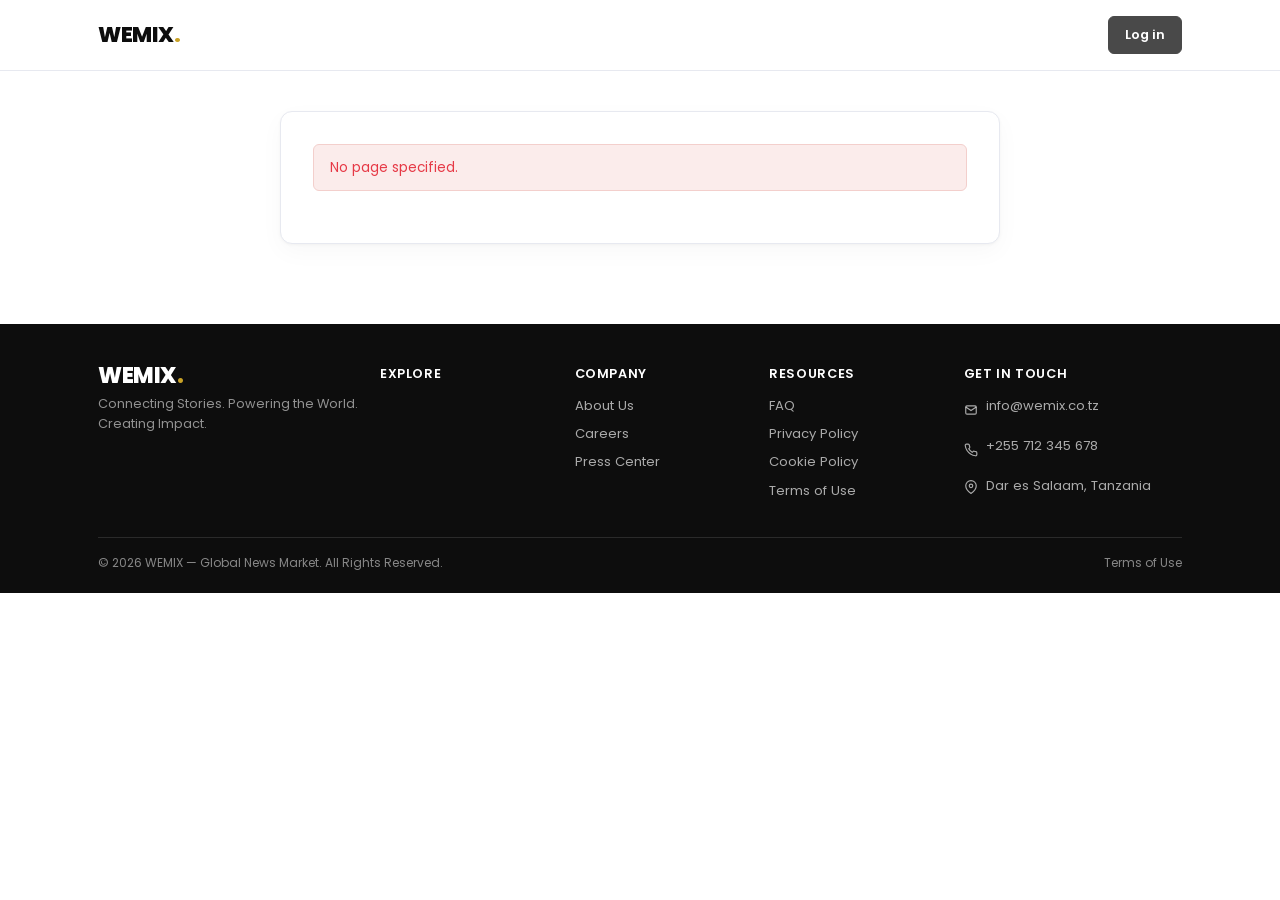
<file: frontend/page.html>
<!DOCTYPE html>
<html lang="en">
<head>
<meta charset="UTF-8">
<meta name="viewport" content="width=device-width, initial-scale=1.0">
<title>Page — WEMIX</title>
<link rel="preconnect" href="https://fonts.googleapis.com">
<link href="https://fonts.googleapis.com/css2?family=Poppins:wght@400;500;600;700&display=swap" rel="stylesheet">
<link rel="stylesheet" href="css/style.css">
<style>
  .static-doc { max-width: 720px; margin: 0 auto; }
  .static-doc p { font-size: 0.92rem; line-height: 1.7; color: var(--color-text); white-space: pre-wrap; }
</style>
</head>
<body>

<div id="topnav-root"></div>

<main class="container section">
  <div class="card static-doc card-spacious" style="var(--space-9);" id="content">
    <p class="text-muted"><span class="spinner"></span> Loading&hellip;</p>
  </div>
</main>

<div id="footer-root"></div>

<script src="js/api.js"></script>
<script src="js/nav.js"></script>
<script>
const slug = new URLSearchParams(window.location.search).get('slug');
const content = document.getElementById('content');

async function loadPage() {
  if (!slug) {
    content.innerHTML = `<div class="alert alert-error">No page specified.</div>`;
    return;
  }
  try {
    const page = await apiFetch(`/api/static-pages/${encodeURIComponent(slug)}/`, { auth: false });
    document.title = `${page.title} — WEMIX`;
    if (page.meta_description) {
      let tag = document.querySelector('meta[name="description"]');
      if (!tag) { tag = document.createElement('meta'); tag.setAttribute('name', 'description'); document.head.appendChild(tag); }
      tag.setAttribute('content', page.meta_description);
    }
    content.innerHTML = `<h2>${escapeHtml(page.title)}</h2><p>${escapeHtml(page.body)}</p>`;
  } catch (err) {
    content.innerHTML = `<div class="empty-state"><h3>Page not found</h3><p>${escapeHtml(formatApiError(err))}</p></div>`;
  }
}

loadPage();
</script>
</body>
</html>
</file>
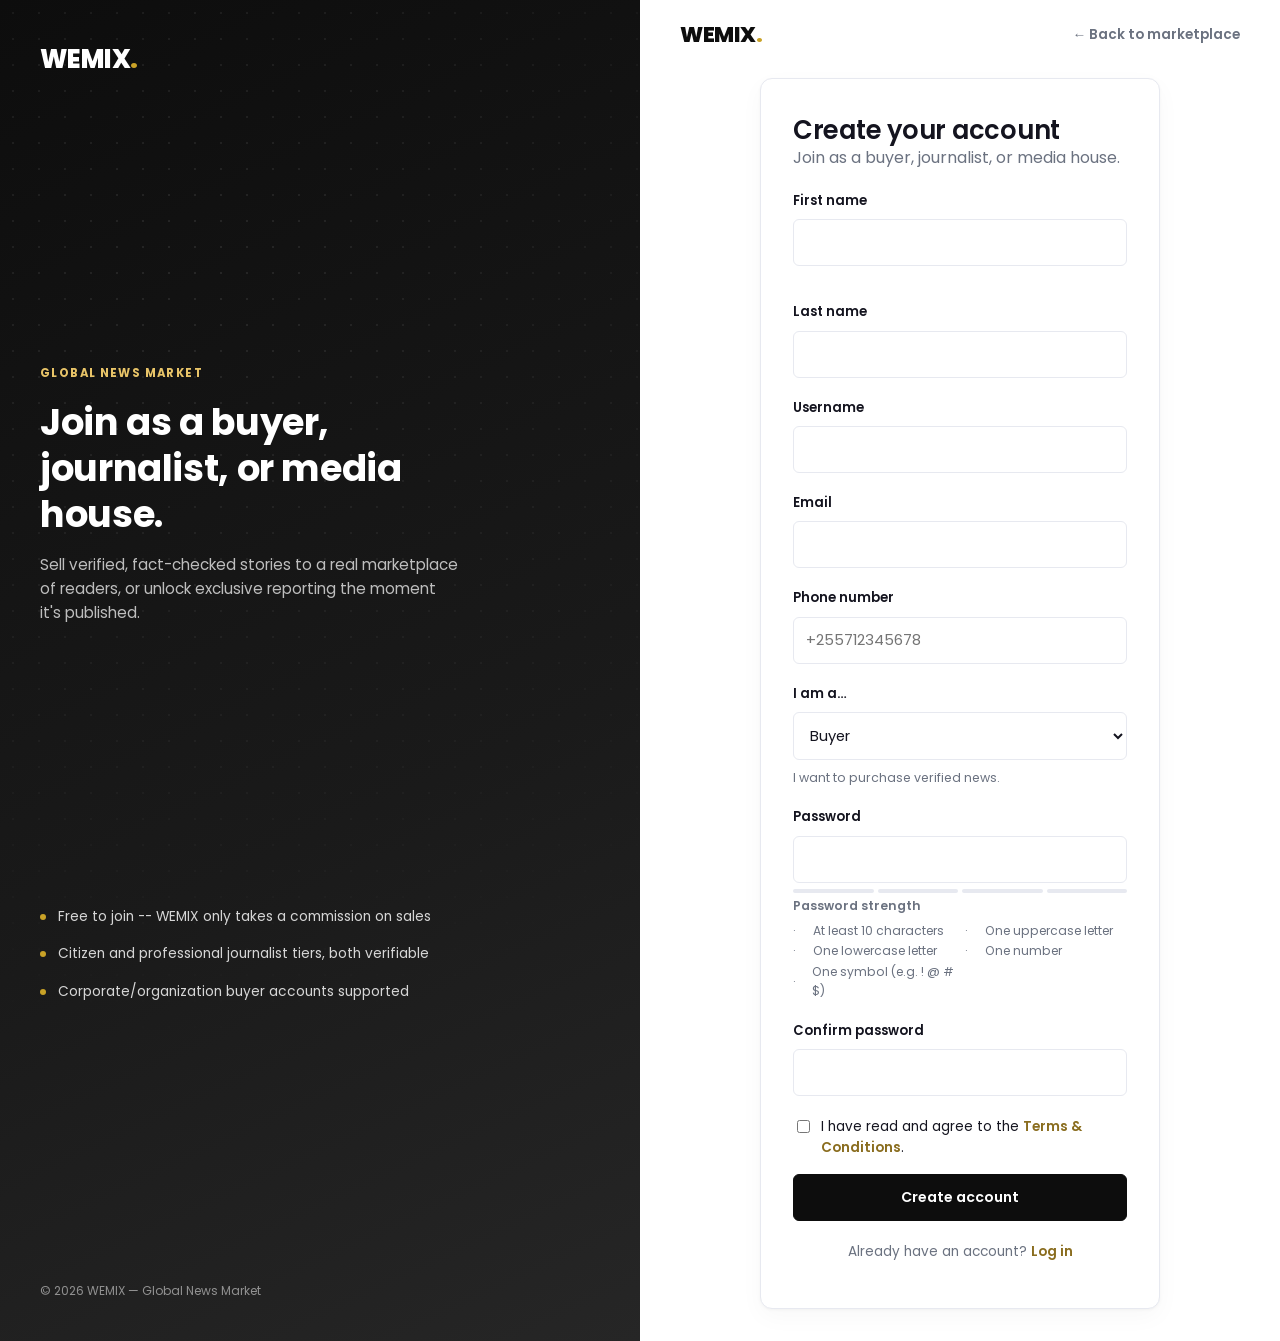
<file: frontend/register.html>
<!DOCTYPE html>
<html lang="en">
<head>
<meta charset="UTF-8">
<meta name="viewport" content="width=device-width, initial-scale=1.0">
<title>Create account — WEMIX</title>
<link rel="preconnect" href="https://fonts.googleapis.com">
<link href="https://fonts.googleapis.com/css2?family=Poppins:wght@400;500;600;700&display=swap" rel="stylesheet">
<link rel="stylesheet" href="css/style.css">
</head>
<body>

<div class="auth-page">
  <aside class="auth-panel-brand">
    <div class="auth-panel-wordmark">WEMIX<span>.</span></div>
    <div class="auth-panel-content">
      <span class="auth-panel-eyebrow">Global News Market</span>
      <h1>Join as a buyer, journalist, or media house.</h1>
      <p>Sell verified, fact-checked stories to a real marketplace of readers, or unlock exclusive reporting the moment it's published.</p>
    </div>
    <ul class="auth-panel-points">
      <li>Free to join -- WEMIX only takes a commission on sales</li>
      <li>Citizen and professional journalist tiers, both verifiable</li>
      <li>Corporate/organization buyer accounts supported</li>
    </ul>
    <div class="auth-panel-foot">&copy; 2026 WEMIX &mdash; Global News Market</div>
  </aside>

  <main class="auth-form-col">
    <div class="auth-form-topbar">
      <a href="index.html" class="wemix-wordmark">WEMIX<span>.</span></a>
      <a href="index.html" class="auth-back-link">&larr; Back to marketplace</a>
    </div>
    <div class="auth-form-center">
      <div class="card auth-form-card card-spacious">
        <h2>Create your account</h2>
        <p class="text-muted" style="margin-top:-8px;margin-bottom: var(--space-5);">Join as a buyer, journalist, or media house.</p>

    <div id="form-alert"></div>

    <form id="register-form">
      <div class="field-row">
        <div class="form-group">
          <label for="first_name">First name</label>
          <input type="text" id="first_name" autocomplete="given-name">
        </div>
        <div class="form-group">
          <label for="last_name">Last name</label>
          <input type="text" id="last_name" autocomplete="family-name">
        </div>
      </div>

      <div class="form-group">
        <label for="username">Username</label>
        <input type="text" id="username" required autocomplete="username">
      </div>

      <div class="form-group">
        <label for="email">Email</label>
        <input type="email" id="email" required autocomplete="email">
      </div>

      <div class="form-group">
        <label for="phone_number">Phone number</label>
        <input type="text" id="phone_number" placeholder="+255712345678">
      </div>

      <div class="form-group">
        <label for="role">I am a&hellip;</label>
        <select id="role">
          <option value="buyer">Buyer</option>
          <option value="journalist">Journalist</option>
          <option value="seller">Seller</option>
          <option value="media_house">Media House</option>
        </select>
        <div class="form-hint" id="role-hint">I want to purchase verified news.</div>
      </div>

      <div class="form-group hidden" id="org-name-group">
        <label for="organization_name">Organization name</label>
        <input type="text" id="organization_name">
      </div>

      <div class="form-group hidden" id="journalist-tier-group">
        <label for="journalist_tier">Journalist type</label>
        <select id="journalist_tier">
          <option value="citizen">Citizen Journalist &mdash; basic ID verification</option>
          <option value="professional">Professional Journalist &mdash; press card / media house credential (can be added after signup)</option>
        </select>
      </div>

      <div class="form-group">
        <label for="password">Password</label>
        <input type="password" id="password" required autocomplete="new-password">
        <div id="strength-meter"></div>
      </div>

      <div class="form-group">
        <label for="password_confirm">Confirm password</label>
        <input type="password" id="password_confirm" required autocomplete="new-password">
        <div id="match-hint" class="form-hint"></div>
      </div>

      <label style="font-size:0.85rem; display:flex; align-items:flex-start; gap: var(--space-2); margin-bottom: var(--space-4);">
        <input type="checkbox" id="terms_accepted" required style="width:auto; margin-top: var(--space-1);">
        <span>I have read and agree to the <a href="terms.html" target="_blank" style="color:var(--color-gold-dark); font-weight:600;">Terms &amp; Conditions</a>.</span>
      </label>

      <button type="submit" class="btn btn-block" id="submit-btn">Create account</button>
    </form>

        <p class="text-muted" style="margin-top: var(--space-5); text-align:center; font-size:0.85rem;">
          Already have an account? <a href="login.html" style="color:var(--color-gold-dark); font-weight:600;">Log in</a>
        </p>
      </div>
    </div>
  </main>
</div>

<script src="js/api.js"></script>
<script src="js/password-strength.js"></script>
<script>
const ROLE_HINTS = {
  buyer: 'I want to purchase verified news.',
  journalist: 'I want to sell news I report myself.',
  seller: 'I want to sell news I report myself.',
  media_house: 'Organization account for a newsroom or publisher.',
};

document.getElementById('role').addEventListener('change', (e) => {
  document.getElementById('org-name-group').classList.toggle('hidden', e.target.value !== 'media_house');
  document.getElementById('journalist-tier-group').classList.toggle('hidden', !['journalist', 'media_house'].includes(e.target.value));
  document.getElementById('role-hint').textContent = ROLE_HINTS[e.target.value] || '';
});

const pwInput = document.getElementById('password');
const confirmInput = document.getElementById('password_confirm');
const meter = document.getElementById('strength-meter');
const matchHint = document.getElementById('match-hint');

renderPasswordStrengthMeter(meter, '');
pwInput.addEventListener('input', () => renderPasswordStrengthMeter(meter, pwInput.value));
const checkPasswordsMatch = () => {
  if (!confirmInput.value) { matchHint.textContent = ''; return; }
  const matches = confirmInput.value === pwInput.value;
  matchHint.textContent = matches ? 'Passwords match.' : "Passwords don't match yet.";
  matchHint.style.color = matches ? 'var(--color-success)' : 'var(--color-danger)';
};
confirmInput.addEventListener('input', checkPasswordsMatch);
pwInput.addEventListener('input', checkPasswordsMatch);

document.getElementById('register-form').addEventListener('submit', async (e) => {
  e.preventDefault();
  const alertBox = document.getElementById('form-alert');
  const submitBtn = document.getElementById('submit-btn');
  alertBox.innerHTML = '';

  const role = document.getElementById('role').value;
  const payload = {
    first_name: document.getElementById('first_name').value,
    last_name: document.getElementById('last_name').value,
    username: document.getElementById('username').value,
    email: document.getElementById('email').value,
    phone_number: document.getElementById('phone_number').value,
    role,
    organization_name: document.getElementById('organization_name').value,
    journalist_tier: ['journalist', 'media_house'].includes(role) ? document.getElementById('journalist_tier').value : 'none',
    password: document.getElementById('password').value,
    password_confirm: document.getElementById('password_confirm').value,
    terms_accepted: document.getElementById('terms_accepted').checked,
  };

  if (!payload.terms_accepted) {
    alertBox.innerHTML = `<div class="alert alert-error">You must accept the Terms &amp; Conditions to create an account.</div>`;
    return;
  }
  if (payload.password !== payload.password_confirm) {
    alertBox.innerHTML = `<div class="alert alert-error">Passwords don't match.</div>`;
    return;
  }

  submitBtn.disabled = true;
  submitBtn.innerHTML = '<span class="spinner"></span> Creating account&hellip;';

  try {
    await apiFetch('/api/accounts/register/', { method: 'POST', body: payload, auth: false });
    alertBox.innerHTML = `<div class="alert alert-success">Account created! Check your email (or the server console, in dev) to verify your address, then log in.</div>`;
    document.getElementById('register-form').reset();
    setTimeout(() => { window.location.href = 'login.html'; }, 1800);
  } catch (err) {
    alertBox.innerHTML = `<div class="alert alert-error">${escapeHtml(formatApiError(err))}</div>`;
    submitBtn.disabled = false;
    submitBtn.textContent = 'Create account';
  }
});
</script>
</body>
</html>
</file>
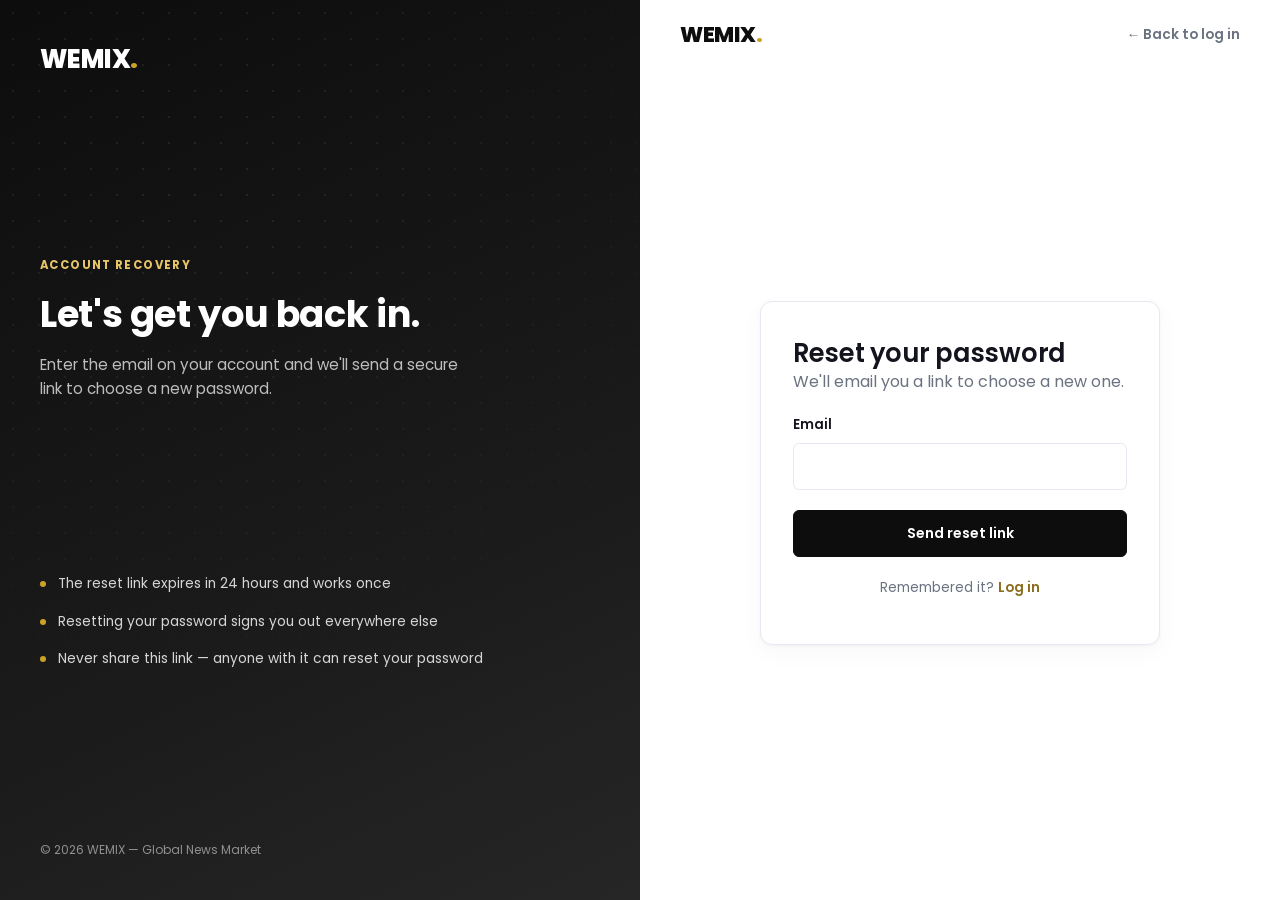
<file: frontend/reset-password.html>
<!DOCTYPE html>
<html lang="en">
<head>
<meta charset="UTF-8">
<meta name="viewport" content="width=device-width, initial-scale=1.0">
<title>Reset password — WEMIX</title>
<link rel="preconnect" href="https://fonts.googleapis.com">
<link href="https://fonts.googleapis.com/css2?family=Poppins:wght@400;500;600;700&display=swap" rel="stylesheet">
<link rel="stylesheet" href="css/style.css">
</head>
<body>

<div class="auth-page">
  <aside class="auth-panel-brand">
    <div class="auth-panel-wordmark">WEMIX<span>.</span></div>
    <div class="auth-panel-content">
      <span class="auth-panel-eyebrow">Account recovery</span>
      <h1 id="panel-heading">Let's get you back in.</h1>
      <p id="panel-copy">Enter the email on your account and we'll send a secure link to choose a new password.</p>
    </div>
    <ul class="auth-panel-points">
      <li>The reset link expires in 24 hours and works once</li>
      <li>Resetting your password signs you out everywhere else</li>
      <li>Never share this link &mdash; anyone with it can reset your password</li>
    </ul>
    <div class="auth-panel-foot">&copy; 2026 WEMIX &mdash; Global News Market</div>
  </aside>

  <main class="auth-form-col">
    <div class="auth-form-topbar">
      <a href="index.html" class="wemix-wordmark">WEMIX<span>.</span></a>
      <a href="login.html" class="auth-back-link">&larr; Back to log in</a>
    </div>
    <div class="auth-form-center">
      <div class="card auth-form-card card-spacious" id="card">
        <p class="text-muted"><span class="spinner"></span> Loading&hellip;</p>
      </div>
    </div>
  </main>
</div>

<script src="js/api.js"></script>
<script src="js/password-strength.js"></script>
<script>
const params = new URLSearchParams(window.location.search);
const uid = params.get('uid');
const token = params.get('token');
const card = document.getElementById('card');

function renderRequestForm() {
  card.innerHTML = `
    <h2>Reset your password</h2>
    <p class="text-muted" style="margin-top:-8px;margin-bottom: var(--space-5);">We'll email you a link to choose a new one.</p>
    <div id="form-alert"></div>
    <form id="request-form">
      <div class="form-group">
        <label for="email">Email</label>
        <input type="email" id="email" required autocomplete="email">
      </div>
      <button type="submit" class="btn btn-block" id="submit-btn">Send reset link</button>
    </form>
    <p class="text-muted" style="margin-top: var(--space-5); text-align:center; font-size:0.85rem;">
      Remembered it? <a href="login.html" style="color:var(--color-gold-dark); font-weight:600;">Log in</a>
    </p>
  `;

  document.getElementById('request-form').addEventListener('submit', async (e) => {
    e.preventDefault();
    const alertBox = document.getElementById('form-alert');
    const submitBtn = document.getElementById('submit-btn');
    alertBox.innerHTML = '';
    submitBtn.disabled = true;
    submitBtn.innerHTML = '<span class="spinner"></span> Sending&hellip;';

    try {
      const data = await apiFetch('/api/accounts/password-reset/request/', {
        method: 'POST', body: { email: document.getElementById('email').value }, auth: false,
      });
      document.getElementById('panel-heading').textContent = 'Check your email.';
      document.getElementById('panel-copy').textContent = 'If that address matches an account, a reset link is on its way.';
      card.innerHTML = `
        <div style="text-align:center; padding: var(--space-3) 0;">
          <div style="font-size:2rem; margin-bottom: var(--space-3);">&#9993;</div>
          <h2 style="margin-bottom: var(--space-2);">Check your email</h2>
          <p class="text-muted">${escapeHtml(data.detail)}</p>
          <p class="text-muted" style="font-size:0.85rem; margin-top: var(--space-5);">
            Didn't get it? Check spam, or <a href="reset-password.html" style="color:var(--color-gold-dark); font-weight:600;">try again</a>.
          </p>
        </div>
      `;
    } catch (err) {
      alertBox.innerHTML = `<div class="alert alert-error">${escapeHtml(formatApiError(err))}</div>`;
      submitBtn.disabled = false;
      submitBtn.textContent = 'Send reset link';
    }
  });
}

function renderConfirmForm() {
  document.getElementById('panel-heading').textContent = 'Choose a new password.';
  document.getElementById('panel-copy').textContent = "Make it something you haven't used here before.";

  card.innerHTML = `
    <h2>Set a new password</h2>
    <p class="text-muted" style="margin-top:-8px;margin-bottom: var(--space-5);">Choose something strong you'll remember.</p>
    <div id="form-alert"></div>
    <form id="confirm-form">
      <div class="form-group">
        <label for="new_password">New password</label>
        <input type="password" id="new_password" required autocomplete="new-password">
        <div id="strength-meter"></div>
      </div>
      <div class="form-group">
        <label for="confirm_password">Confirm new password</label>
        <input type="password" id="confirm_password" required autocomplete="new-password">
        <div id="match-hint" class="form-hint"></div>
      </div>
      <button type="submit" class="btn btn-block" id="submit-btn">Reset password</button>
    </form>
  `;

  const pwInput = document.getElementById('new_password');
  const confirmInput = document.getElementById('confirm_password');
  const meter = document.getElementById('strength-meter');
  const matchHint = document.getElementById('match-hint');

  renderPasswordStrengthMeter(meter, '');
  pwInput.addEventListener('input', () => renderPasswordStrengthMeter(meter, pwInput.value));
  const checkMatch = () => {
    if (!confirmInput.value) { matchHint.textContent = ''; return; }
    matchHint.textContent = confirmInput.value === pwInput.value ? 'Passwords match.' : "Passwords don't match yet.";
    matchHint.style.color = confirmInput.value === pwInput.value ? 'var(--color-success)' : 'var(--color-danger)';
  };
  confirmInput.addEventListener('input', checkMatch);
  pwInput.addEventListener('input', checkMatch);

  document.getElementById('confirm-form').addEventListener('submit', async (e) => {
    e.preventDefault();
    const alertBox = document.getElementById('form-alert');
    const submitBtn = document.getElementById('submit-btn');
    alertBox.innerHTML = '';

    if (pwInput.value !== confirmInput.value) {
      alertBox.innerHTML = `<div class="alert alert-error">Passwords don't match.</div>`;
      return;
    }

    submitBtn.disabled = true;
    submitBtn.innerHTML = '<span class="spinner"></span> Resetting&hellip;';

    try {
      await apiFetch('/api/accounts/password-reset/confirm/', {
        method: 'POST', body: { uid, token, new_password: pwInput.value }, auth: false,
      });
      document.getElementById('panel-heading').textContent = "You're all set.";
      document.getElementById('panel-copy').textContent = 'Your password has been reset. Log in with your new one.';
      card.innerHTML = `
        <div style="text-align:center; padding: var(--space-3) 0;">
          <div style="font-size:2rem; margin-bottom: var(--space-3); color:var(--color-success);">&#10003;</div>
          <h2 style="margin-bottom: var(--space-2);">Password reset</h2>
          <p class="text-muted">You can now log in with your new password. You've been signed out everywhere else for security.</p>
          <a href="login.html"><button class="btn btn-block" style="margin-top: var(--space-4);">Go to log in</button></a>
        </div>
      `;
    } catch (err) {
      const isExpiredOrInvalid = err.status === 400;
      alertBox.innerHTML = `
        <div class="alert alert-error">${escapeHtml(formatApiError(err))}</div>
        ${isExpiredOrInvalid ? `<p class="text-muted" style="font-size:0.85rem;">This link may have expired or already been used. <a href="reset-password.html" style="color:var(--color-gold-dark); font-weight:600;">Request a new one</a>.</p>` : ''}
      `;
      submitBtn.disabled = false;
      submitBtn.textContent = 'Reset password';
    }
  });
}

if (uid && token) {
  renderConfirmForm();
} else {
  renderRequestForm();
}
</script>
</body>
</html>
</file>
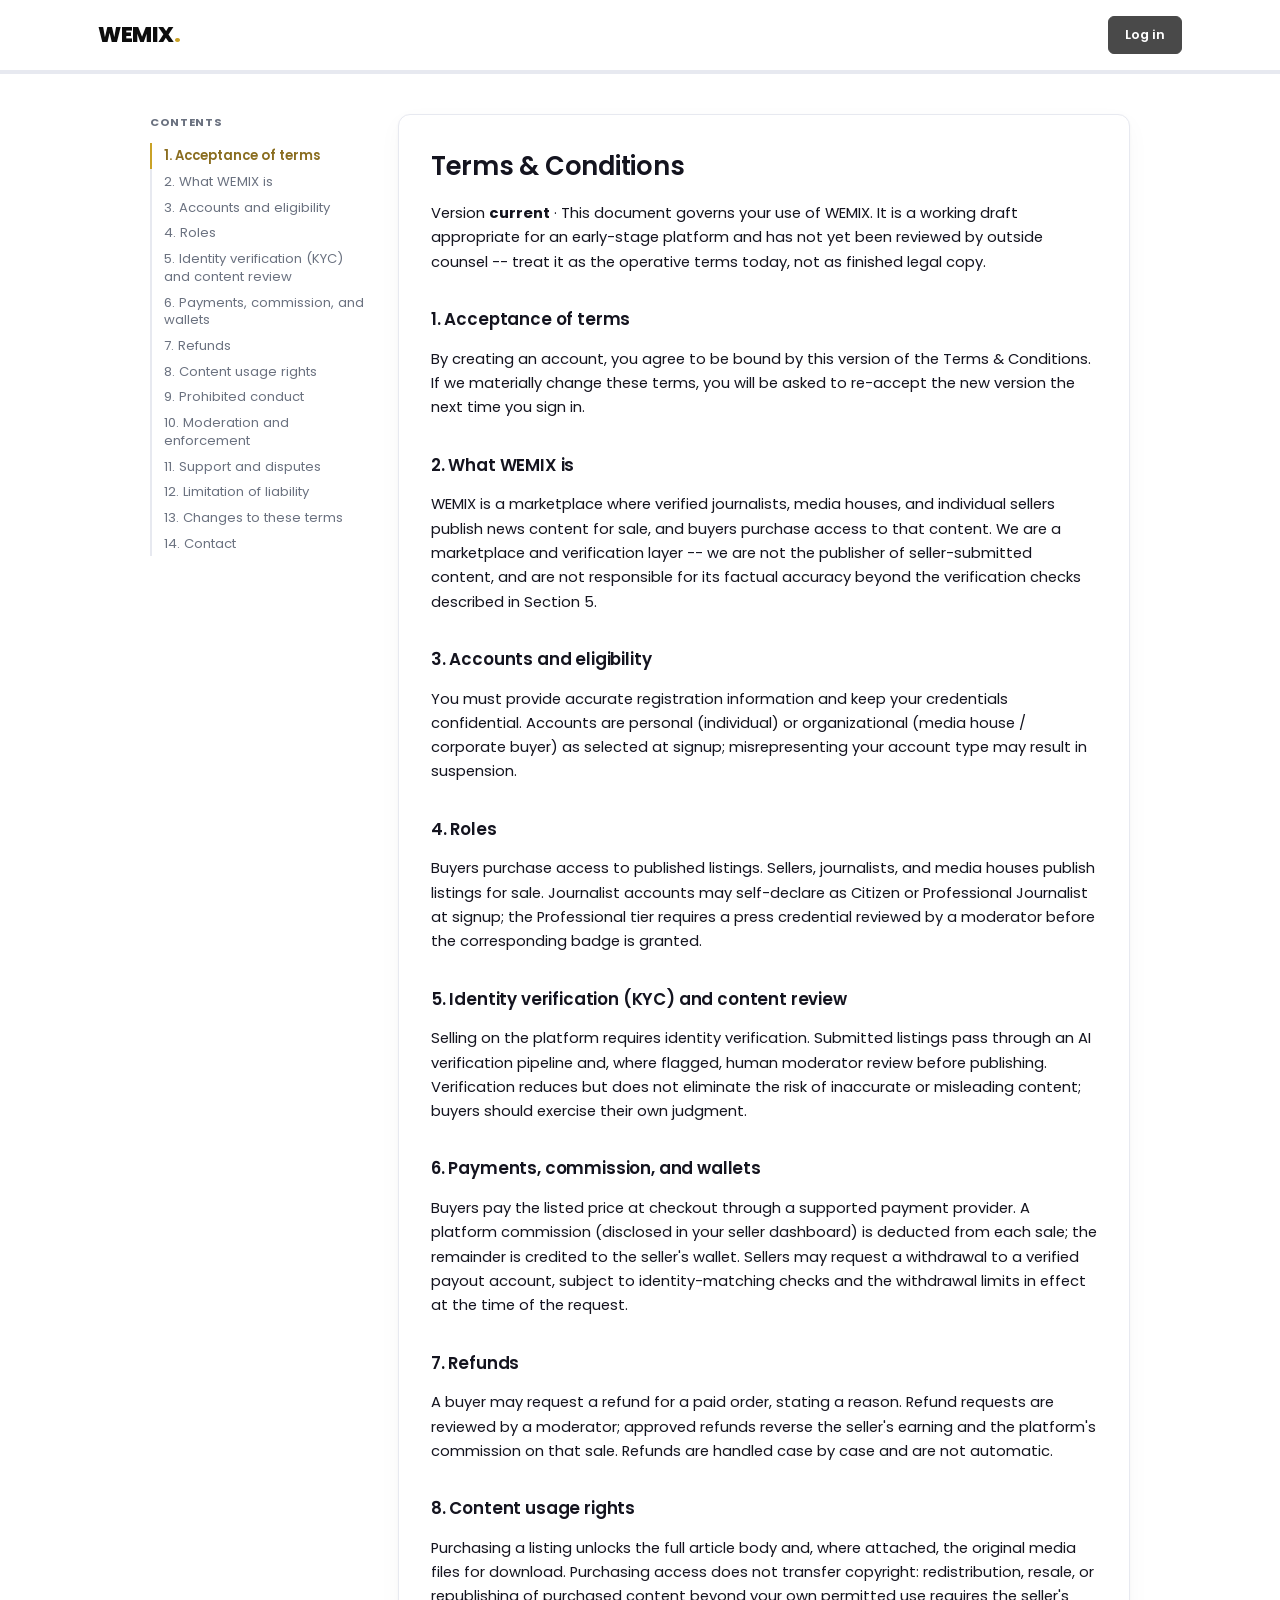
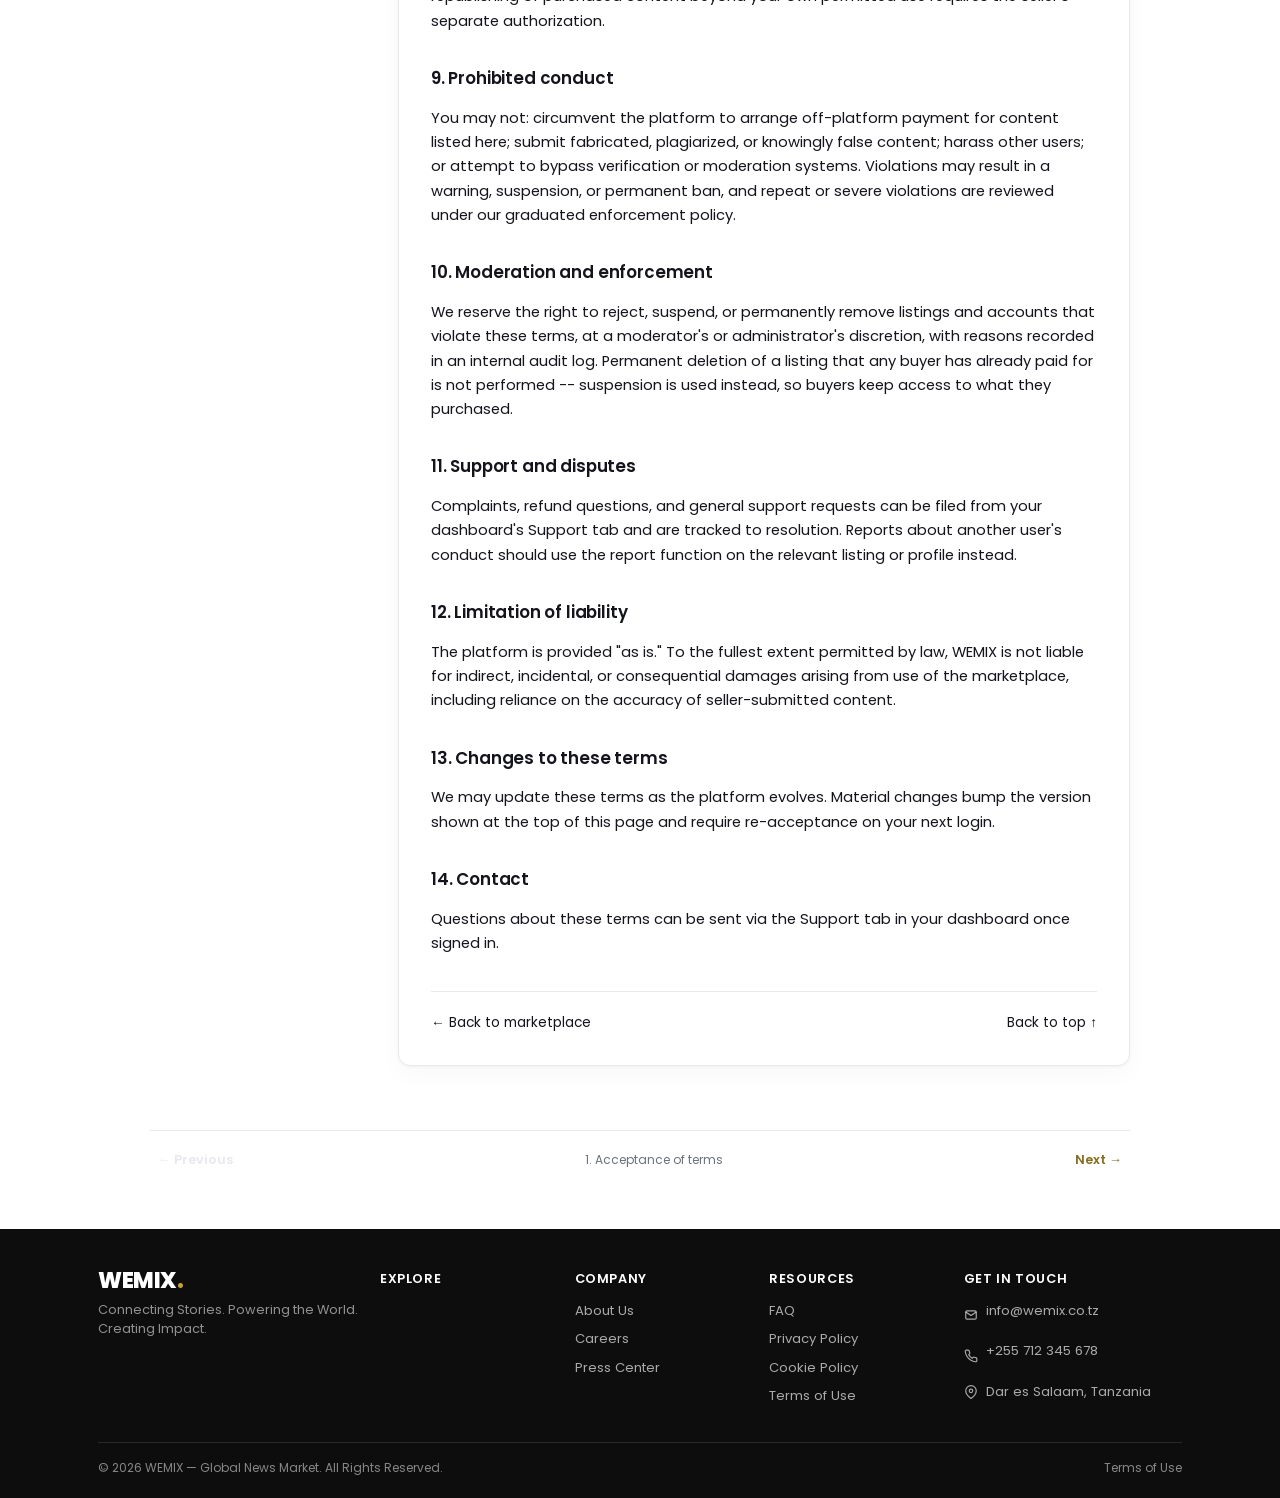
<file: frontend/terms.html>
<!DOCTYPE html>
<html lang="en">
<head>
<meta charset="UTF-8">
<meta name="viewport" content="width=device-width, initial-scale=1.0">
<title>Terms &amp; Conditions — WEMIX</title>
<link rel="preconnect" href="https://fonts.googleapis.com">
<link href="https://fonts.googleapis.com/css2?family=Poppins:wght@400;500;600;700&display=swap" rel="stylesheet">
<link rel="stylesheet" href="css/style.css">
<style>
  .terms-progress-track { position: sticky; top: 0; height: 3px; background: var(--color-border); z-index: 40; }
  .terms-progress-fill { height: 100%; width: 0%; background: var(--color-gold); transition: width 0.1s linear; }

  .terms-layout { display: grid; grid-template-columns: 220px 1fr; gap: var(--space-7); align-items: start; max-width: 980px; margin: 0 auto; }
  .terms-toc { position: sticky; top: 24px; }
  .terms-toc-title { font-size: 0.7rem; font-weight: 700; letter-spacing: 0.06em; text-transform: uppercase; color: var(--color-text-muted); margin-bottom: var(--space-3); }
  .terms-toc a { display: block; font-size: 0.82rem; color: var(--color-text-muted); padding: var(--space-1) 0 var(--space-1) var(--space-3); border-left: 2px solid var(--color-border); line-height: 1.35; }
  .terms-toc a:hover { color: var(--color-text); }
  .terms-toc a.active { color: var(--color-gold-dark); border-left-color: var(--color-gold); font-weight: 600; }

  .terms-toc-mobile { display: none; }

  .terms-doc { max-width: none; }
  .terms-doc h2 { margin-top: 0; }
  .terms-doc h3 { margin-top: var(--space-8); margin-bottom: var(--space-2); font-size: 1.05rem; scroll-margin-top: var(--space-5); }
  .terms-doc p, .terms-doc li { font-size: 0.92rem; line-height: 1.65; color: var(--color-text); }
  .terms-meta { font-size: 0.8rem; color: var(--color-text-muted); margin-bottom: var(--space-6); }

  .terms-nav-footer { display: flex; justify-content: space-between; align-items: center; margin-top: var(--space-9); padding-top: var(--space-5); border-top: 1px solid var(--color-border); font-size: 0.85rem; }

  .terms-prevnext {
    position: sticky; bottom: 0; margin-top: var(--space-6);
    background: #fff; border-top: 1px solid var(--color-border);
    display: flex; align-items: center; justify-content: space-between; gap: var(--space-3);
    padding: var(--space-3) var(--space-1); max-width: 980px; margin-left: auto; margin-right: auto;
  }
  .terms-prevnext button { background: none; border: none; cursor: pointer; font-family: inherit; font-size: 0.8rem; font-weight: 600; color: var(--color-gold-dark); padding: var(--space-2) var(--space-1); }
  .terms-prevnext button:disabled { color: var(--color-border); cursor: default; }
  .terms-prevnext-label { font-size: 0.75rem; color: var(--color-text-muted); text-align: center; flex: 1; }

  @media (max-width: 860px) {
    .terms-layout { grid-template-columns: 1fr; }
    .terms-toc { display: none; }
    .terms-toc-mobile {
      display: flex; gap: var(--space-1); overflow-x: auto; -webkit-overflow-scrolling: touch;
      padding: var(--space-3) 0 var(--space-4) 0; margin-bottom: var(--space-2); border-bottom: 1px solid var(--color-border);
      max-width: 980px; margin-left: auto; margin-right: auto;
    }
    .terms-toc-mobile a {
      flex-shrink: 0; font-size: 0.76rem; font-weight: 600; color: var(--color-text-muted);
      background: #f4f0e4; padding: var(--space-2) var(--space-3); border-radius: 999px; white-space: nowrap;
    }
    .terms-toc-mobile a.active { background: var(--color-gold); color: var(--color-black); }
  }
</style>
</head>
<body>

<div id="topnav-root"></div>
<div class="terms-progress-track"><div class="terms-progress-fill" id="terms-progress-fill"></div></div>

<main class="container section" id="top">
  <div class="terms-toc-mobile" id="terms-toc-mobile"></div>
  <div class="terms-layout">
    <nav class="terms-toc" id="terms-toc" aria-label="Table of contents"></nav>
    <div class="card terms-doc card-spacious" style="var(--space-9);">
      <h2>Terms &amp; Conditions</h2>
      <p class="terms-meta">Version <strong id="terms-version">&hellip;</strong> &middot; This document governs your use of WEMIX. It is a working draft appropriate for an early-stage platform and has not yet been reviewed by outside counsel -- treat it as the operative terms today, not as finished legal copy.</p>

      <h3 id="s1">1. Acceptance of terms</h3>
      <p>By creating an account, you agree to be bound by this version of the Terms &amp; Conditions. If we materially change these terms, you will be asked to re-accept the new version the next time you sign in.</p>

      <h3 id="s2">2. What WEMIX is</h3>
      <p>WEMIX is a marketplace where verified journalists, media houses, and individual sellers publish news content for sale, and buyers purchase access to that content. We are a marketplace and verification layer -- we are not the publisher of seller-submitted content, and are not responsible for its factual accuracy beyond the verification checks described in Section 5.</p>

      <h3 id="s3">3. Accounts and eligibility</h3>
      <p>You must provide accurate registration information and keep your credentials confidential. Accounts are personal (individual) or organizational (media house / corporate buyer) as selected at signup; misrepresenting your account type may result in suspension.</p>

      <h3 id="s4">4. Roles</h3>
      <p>Buyers purchase access to published listings. Sellers, journalists, and media houses publish listings for sale. Journalist accounts may self-declare as Citizen or Professional Journalist at signup; the Professional tier requires a press credential reviewed by a moderator before the corresponding badge is granted.</p>

      <h3 id="s5">5. Identity verification (KYC) and content review</h3>
      <p>Selling on the platform requires identity verification. Submitted listings pass through an AI verification pipeline and, where flagged, human moderator review before publishing. Verification reduces but does not eliminate the risk of inaccurate or misleading content; buyers should exercise their own judgment.</p>

      <h3 id="s6">6. Payments, commission, and wallets</h3>
      <p>Buyers pay the listed price at checkout through a supported payment provider. A platform commission (disclosed in your seller dashboard) is deducted from each sale; the remainder is credited to the seller's wallet. Sellers may request a withdrawal to a verified payout account, subject to identity-matching checks and the withdrawal limits in effect at the time of the request.</p>

      <h3 id="s7">7. Refunds</h3>
      <p>A buyer may request a refund for a paid order, stating a reason. Refund requests are reviewed by a moderator; approved refunds reverse the seller's earning and the platform's commission on that sale. Refunds are handled case by case and are not automatic.</p>

      <h3 id="s8">8. Content usage rights</h3>
      <p>Purchasing a listing unlocks the full article body and, where attached, the original media files for download. Purchasing access does not transfer copyright: redistribution, resale, or republishing of purchased content beyond your own permitted use requires the seller's separate authorization.</p>

      <h3 id="s9">9. Prohibited conduct</h3>
      <p>You may not: circumvent the platform to arrange off-platform payment for content listed here; submit fabricated, plagiarized, or knowingly false content; harass other users; or attempt to bypass verification or moderation systems. Violations may result in a warning, suspension, or permanent ban, and repeat or severe violations are reviewed under our graduated enforcement policy.</p>

      <h3 id="s10">10. Moderation and enforcement</h3>
      <p>We reserve the right to reject, suspend, or permanently remove listings and accounts that violate these terms, at a moderator's or administrator's discretion, with reasons recorded in an internal audit log. Permanent deletion of a listing that any buyer has already paid for is not performed -- suspension is used instead, so buyers keep access to what they purchased.</p>

      <h3 id="s11">11. Support and disputes</h3>
      <p>Complaints, refund questions, and general support requests can be filed from your dashboard's Support tab and are tracked to resolution. Reports about another user's conduct should use the report function on the relevant listing or profile instead.</p>

      <h3 id="s12">12. Limitation of liability</h3>
      <p>The platform is provided "as is." To the fullest extent permitted by law, WEMIX is not liable for indirect, incidental, or consequential damages arising from use of the marketplace, including reliance on the accuracy of seller-submitted content.</p>

      <h3 id="s13">13. Changes to these terms</h3>
      <p>We may update these terms as the platform evolves. Material changes bump the version shown at the top of this page and require re-acceptance on your next login.</p>

      <h3 id="s14">14. Contact</h3>
      <p>Questions about these terms can be sent via the Support tab in your dashboard once signed in.</p>

      <div class="terms-nav-footer">
        <a href="index.html">&larr; Back to marketplace</a>
        <a href="#top">Back to top &uarr;</a>
      </div>
    </div>
  </div>
</main>

<div class="terms-prevnext" id="terms-prevnext">
  <button id="terms-prev-btn">&larr; Previous</button>
  <span class="terms-prevnext-label" id="terms-current-label"></span>
  <button id="terms-next-btn">Next &rarr;</button>
</div>

<div id="footer-root"></div>

<script src="js/api.js"></script>
<script src="js/nav.js"></script>
<script>
apiFetch('/api/terms/status/', { auth: false }).then((data) => {
  document.getElementById('terms-version').textContent = data.current_version;
}).catch(() => {
  document.getElementById('terms-version').textContent = 'current';
});

const SECTIONS = Array.from(document.querySelectorAll('.terms-doc h3')).map((h) => ({ id: h.id, label: h.textContent }));

function buildToc() {
  const toc = document.getElementById('terms-toc');
  toc.innerHTML = `<div class="terms-toc-title">Contents</div>` +
    SECTIONS.map((s) => `<a href="#${s.id}" data-id="${s.id}">${escapeHtml(s.label)}</a>`).join('');

  const tocMobile = document.getElementById('terms-toc-mobile');
  tocMobile.innerHTML = SECTIONS.map((s) => `<a href="#${s.id}" data-id="${s.id}">${escapeHtml(s.label.replace(/^\d+\.\s*/, ''))}</a>`).join('');
}
buildToc();

let currentIndex = 0;

function setActiveSection(index) {
  currentIndex = index;
  document.querySelectorAll('.terms-toc a, .terms-toc-mobile a').forEach((a) => {
    a.classList.toggle('active', a.dataset.id === SECTIONS[index]?.id);
  });
  document.getElementById('terms-current-label').textContent = SECTIONS[index] ? SECTIONS[index].label : '';
  document.getElementById('terms-prev-btn').disabled = index <= 0;
  document.getElementById('terms-next-btn').disabled = index >= SECTIONS.length - 1;

  const activeMobileLink = document.querySelector(`.terms-toc-mobile a[data-id="${SECTIONS[index]?.id}"]`);
  if (activeMobileLink) activeMobileLink.scrollIntoView({ block: 'nearest', inline: 'center', behavior: 'smooth' });
}

// Scrollspy: whichever section heading is closest to (but above) the
// top of the viewport is "current" -- standard reading-position logic,
// cheap enough to just run on scroll for a document this size (14
// headings) without needing IntersectionObserver's extra bookkeeping.
function updateOnScroll() {
  const scrollTop = window.scrollY || document.documentElement.scrollTop;
  const docHeight = document.documentElement.scrollHeight - window.innerHeight;
  const progress = docHeight > 0 ? Math.min(100, (scrollTop / docHeight) * 100) : 0;
  document.getElementById('terms-progress-fill').style.width = `${progress}%`;

  let idx = 0;
  SECTIONS.forEach((s, i) => {
    const el = document.getElementById(s.id);
    if (el && el.getBoundingClientRect().top <= 120) idx = i;
  });
  if (idx !== currentIndex) setActiveSection(idx);
}
window.addEventListener('scroll', updateOnScroll, { passive: true });
setActiveSection(0);
updateOnScroll();

document.getElementById('terms-prev-btn').addEventListener('click', () => {
  if (currentIndex > 0) document.getElementById(SECTIONS[currentIndex - 1].id).scrollIntoView({ behavior: 'smooth' });
});
document.getElementById('terms-next-btn').addEventListener('click', () => {
  if (currentIndex < SECTIONS.length - 1) document.getElementById(SECTIONS[currentIndex + 1].id).scrollIntoView({ behavior: 'smooth' });
});
</script>
</body>
</html>
</file>
<file: frontend/css/style.css>
/* ==========================================================================
   WEMIX — design tokens
   Black / white / gold editorial identity -- matching the "WEMIX." text
   wordmark (.wemix-wordmark, below) rather than the navy/blue/red palette
   this file drifted to at one point. One brand across every screen: this
   file, index.html's scoped homepage styles, and the shared header
   wordmark (js/nav.js) all resolve to the same three hues plus
   white/black neutrals.
   Custom property NAMES are kept as-is (--color-gold, --color-black, ...)
   since every component references them by name; only their VALUES and,
   where a component paired a fill + text color in a way that doesn't
   hold at the new hues (e.g. a hover fill going light gold needs dark
   text, not white), the specific text-color rule change.
   Poppins stays throughout -- it was already index.html's typeface too.
   ========================================================================== */

:root {
  --color-bg: #ffffff;
  --color-text: #14141f;
  --color-text-muted: #6b7280;
  --color-gold: #c9a227;           /* primary accent -- deep enough for white text on top */
  --color-gold-secondary: #e8c468; /* lighter hover/highlight gold -- pair with dark text */
  --color-gold-dark: #8a6d1f;      /* deep accent for text-on-white (links, eyebrows, focus labels) */
  --color-black: #0d0d0d;          /* primary dark surface -- near-true black */
  --color-border: #e7e9f0;
  --color-card-bg: #ffffff;
  --color-danger: #e63946;         /* semantic error/urgency red -- not part of the brand palette */
  --color-success: #1e6b3c;

  --font-display: 'Poppins', sans-serif;
  --font-body: 'Poppins', sans-serif;

  --radius-sm: 6px;
  --radius-md: 12px;
  --radius-lg: 20px;

  --shadow-card: 0 1px 3px rgba(10, 10, 10, 0.04), 0 8px 24px rgba(10, 10, 10, 0.03);
  --shadow-card-hover: 0 4px 10px rgba(10, 10, 10, 0.06), 0 16px 32px rgba(10, 10, 10, 0.06);

  /* Container width scale -- the single source of truth for page/section
     max-width everywhere. --container-lg is the site's normal page width
     (kept as --max-width too, so every pre-existing var(--max-width)
     reference stays correct); the others exist for the few layouts that
     have a real reason to run narrower or wider than a standard page. */
  --container-xs: 480px;
  --container-sm: 640px;
  --container-md: 860px;
  --container-lg: 1180px;
  --container-xl: 1360px;
  --container-2xl: 1520px;
  --max-width: var(--container-lg);

  /* Spacing scale -- a consistent 4px base unit, the same convention used
     by Tailwind, Material Design, and most modern systems, so padding/
     margin values across every page stay visually consistent instead of
     each component inventing its own numbers. */
  --space-1: 4px;
  --space-2: 8px;
  --space-3: 12px;
  --space-4: 16px;
  --space-5: 20px;
  --space-6: 24px;
  --space-7: 28px;
  --space-8: 32px;
  --space-9: 36px;
  --space-10: 40px;

  /* Minimum comfortable tap target on touch devices (Apple HIG / Material
     Design both recommend ~44px) -- referenced by small buttons and tabs
     inside the mobile breakpoints below. */
  --tap-target-min: 44px;
}

/* ------------------------------------------------------------------------
   BREAKPOINT SCALE

   Named tiers matching the convention used by Tailwind CSS, Bootstrap 5,
   and most current design systems, so the reasoning behind each cutoff is
   the same one any frontend developer already recognizes:

     sm    640px   large phones (landscape), small tablets
     md    768px   tablets (portrait)
     lg    1024px  tablets (landscape), small laptops
     xl    1280px  desktops

   This stylesheet is desktop-first (base rules target the primary/large
   layout; each breakpoint below progressively simplifies for less space),
   applied as `max-width` overrides at each tier boundary rather than the
   mobile-first `min-width` convention -- a legitimate, equally common
   alternative approach, chosen here because it builds on the existing
   desktop-oriented component styles without a full rewrite. The tier
   VALUES still match the standard scale above, so anyone familiar with
   Tailwind/Bootstrap breakpoints will recognize them immediately.
   ------------------------------------------------------------------------ */

* { box-sizing: border-box; }

html, body {
  margin: 0;
  padding: 0;
  overflow-x: hidden;
}

body {
  font-family: var(--font-body);
  background: var(--color-bg);
  color: var(--color-text);
  line-height: 1.55;
  -webkit-font-smoothing: antialiased;
  overflow-wrap: break-word;
  word-break: break-word;
}

a { color: inherit; text-decoration: none; }

h1, h2, h3, h4 {
  font-family: var(--font-display);
  font-weight: 600;
  letter-spacing: -0.01em;
  margin: 0 0 0.5em 0;
}

/* Fluid type scale: sizes interpolate smoothly between a small-screen
   floor and a large-screen ceiling instead of jumping at fixed
   breakpoints -- the same `clamp(min, preferred, max)` approach used by
   Tailwind's typography defaults and the widely-referenced Utopia fluid
   type methodology. Component-specific headings (like .hero h1) can
   still override this with their own clamp() where a bigger range is
   wanted. */
h1 { font-size: clamp(1.5rem, 1.1rem + 2vw, 2.25rem); }
h2 { font-size: clamp(1.25rem, 1rem + 1.2vw, 1.6rem); }
h3 { font-size: clamp(1.1rem, 0.95rem + 0.7vw, 1.3rem); }
h4 { font-size: clamp(1rem, 0.92rem + 0.35vw, 1.1rem); }

/* Body-text hierarchy, so every page reaches for the same four sizes
   instead of ad-hoc inline font-size values. */
.text-body-lg { font-size: 1.05rem; line-height: 1.6; }
.text-body { font-size: 0.92rem; line-height: 1.55; }
.text-small { font-size: 0.82rem; line-height: 1.5; }
.text-caption { font-size: 0.72rem; line-height: 1.4; text-transform: uppercase; letter-spacing: 0.06em; }

/* Global page container -- the single source of truth for page width and
   side padding. padding-inline (a logical property covering left+right
   regardless of writing direction) steps down through 5 tiers as the
   viewport narrows, so every page that uses .container gets identical
   gutters at every breakpoint instead of each page picking its own. */
.container {
  max-width: var(--max-width);
  margin: 0 auto;
  padding-inline: 64px; /* wide desktop, >=1440px */
}
@media (max-width: 1439px) { .container { padding-inline: 48px; } } /* desktop */
@media (max-width: 1024px) { .container { padding-inline: 32px; } } /* tablet */
@media (max-width: 768px)  { .container { padding-inline: 24px; } } /* small tablet */
@media (max-width: 640px)  { .container { padding-inline: 16px; } } /* mobile */

/* ---------------------------------------------------------------------- */
/* Top navigation                                                         */
/* ---------------------------------------------------------------------- */

.topnav {
  border-bottom: 1px solid var(--color-border);
  background: rgba(255, 255, 255, 0.85);
  backdrop-filter: blur(10px);
  position: sticky;
  top: 0;
  z-index: 50;
}

/* .topnav-inner always also carries .container (see js/nav.js), which
   supplies max-width/margin/side-padding from the single shared system;
   this rule only adds the topnav's own vertical padding and flex layout. */
.topnav-inner {
  display: flex;
  align-items: center;
  justify-content: space-between;
  padding-block: var(--space-4);
}

.brand {
  display: flex;
  align-items: center;
  gap: var(--space-3);
}

/* WEMIX text wordmark -- the one brand mark used everywhere in the system
   (topnav, homepage header/footer, auth pages), replacing the old
   images/wemix.jpeg raster logo. Text color follows currentColor (so it
   adapts to whatever the parent sets -- dark on a light header, white on
   a dark panel); the trailing "." is always gold, the one fixed accent. */
.wemix-wordmark {
  font-family: var(--font-display);
  font-weight: 800;
  font-size: 1.35rem;
  letter-spacing: -0.02em;
  color: var(--color-black);
  line-height: 1;
}
.wemix-wordmark span { color: var(--color-gold); }
.wemix-wordmark.on-dark { color: #ffffff; }

.nav-links {
  display: flex;
  align-items: center;
  gap: var(--space-6);
  font-size: 0.92rem;
  font-weight: 500;
}

.nav-links a { opacity: 0.75; transition: opacity 0.15s; }
.nav-links a:hover { opacity: 1; }

/* ---------------------------------------------------------------------- */
/* Buttons                                                                */
/* ---------------------------------------------------------------------- */

.btn {
  display: inline-flex;
  align-items: center;
  justify-content: center;
  gap: var(--space-2);
  border: 1px solid var(--color-black);
  background: var(--color-black);
  color: #ffffff;
  padding: var(--space-3) var(--space-6);
  border-radius: var(--radius-sm);
  font-family: var(--font-display);
  font-weight: 600;
  font-size: 0.88rem;
  cursor: pointer;
  transition: background 0.15s, color 0.15s, transform 0.1s, border-color 0.15s;
}

/* Hover lifts to the lighter gold accent -- text flips to black here
   since white-on-light-gold doesn't hold the contrast that white-on-
   black (the default state) does. */
.btn:hover { background: var(--color-gold-secondary); color: var(--color-black); border-color: var(--color-gold-secondary); }
.btn:active { transform: translateY(1px); }
.btn:disabled { opacity: 0.45; cursor: not-allowed; }

/* One focus-visible treatment for every button variant (primary, outline,
   ghost, danger, success), the same gold ring used on form inputs, so
   keyboard focus reads consistently across the whole button system. */
.btn:focus-visible { outline: none; box-shadow: 0 0 0 3px rgba(201, 162, 39, 0.35); }

.btn-outline {
  background: transparent;
  color: var(--color-black);
  border: 1px solid var(--color-black);
}
.btn-outline:hover { background: var(--color-black); color: #ffffff; }

.btn-ghost {
  background: transparent;
  border: 1px solid var(--color-border);
  color: var(--color-text);
}
.btn-ghost:hover { border-color: var(--color-gold-dark); color: var(--color-gold-dark); background: transparent; }

/* Danger/success carry the same shape/motion as .btn, just a different
   fill, so a destructive or confirming action never has to reach for an
   inline style to get the right color. */
.btn-danger { background: var(--color-danger); border-color: var(--color-danger); color: #ffffff; }
.btn-danger:hover { background: #c62d39; border-color: #c62d39; color: #ffffff; }
.btn-success { background: var(--color-success); border-color: var(--color-success); color: #ffffff; }
.btn-success:hover { background: #164f2c; border-color: #164f2c; color: #ffffff; }

.btn-block { width: 100%; }
.btn-sm { padding: var(--space-2) var(--space-4); font-size: 0.8rem; }

/* ---------------------------------------------------------------------- */
/* Cards                                                                  */
/* ---------------------------------------------------------------------- */

.card {
  background: var(--color-card-bg);
  border: 1px solid var(--color-border);
  border-radius: var(--radius-md);
  box-shadow: var(--shadow-card);
  transition: box-shadow 0.2s, transform 0.2s, border-color 0.2s;
  /* Default content padding, so a card only needs an inline override when it
     deliberately wants a different density -- see .card-compact/.card-spacious
     below -- instead of every card re-declaring its own padding value. */
  padding: var(--space-5);
}

.card:hover { box-shadow: var(--shadow-card-hover); }

/* Density modifiers for the two other legitimate card sizes in use
   (compact list rows; large feature/hero cards). Anything outside this
   3-step scale is a one-off that should be reconsidered, not a 4th tier. */
.card-compact { padding: var(--space-4) var(--space-5); }
.card-spacious { padding: var(--space-8); }

.listing-card {
  display: block;
  padding: 0;
  overflow: hidden;
}

.listing-card:hover { border-color: var(--color-gold); transform: translateY(-2px); }

.listing-card-media {
  height: 150px;
  background: linear-gradient(135deg, #f7f4ea, #efe9d6);
  display: flex;
  align-items: center;
  justify-content: center;
  color: var(--color-gold-dark);
  font-size: 0.75rem;
  font-weight: 600;
  letter-spacing: 0.08em;
  text-transform: uppercase;
  overflow: hidden;
}

.listing-card-media img { width: 100%; height: 100%; object-fit: cover; }

.listing-card-body { padding: var(--space-5) var(--space-5) var(--space-4); }

.listing-eyebrow {
  font-size: 0.68rem;
  font-weight: 700;
  letter-spacing: 0.1em;
  text-transform: uppercase;
  color: var(--color-gold-dark);
  margin-bottom: var(--space-2);
}

.listing-title {
  font-size: 1.02rem;
  font-weight: 600;
  margin: 0 0 var(--space-2) 0;
  line-height: 1.35;
}

.listing-desc {
  font-size: 0.85rem;
  color: var(--color-text-muted);
  margin: 0 0 var(--space-4) 0;
  display: -webkit-box;
  -webkit-line-clamp: 2;
  -webkit-box-orient: vertical;
  overflow: hidden;
}

.listing-meta {
  display: flex;
  align-items: center;
  justify-content: space-between;
  font-size: 0.8rem;
  border-top: 1px solid var(--color-border);
  padding-top: var(--space-3);
}

.listing-price { font-weight: 700; font-family: var(--font-display); }

/* ---------------------------------------------------------------------- */
/* Ticker (signature element)                                             */
/* ---------------------------------------------------------------------- */

.ticker {
  background: var(--color-black);
  color: #ffffff;
  overflow: hidden;
  white-space: nowrap;
  padding: var(--space-2) 0;
  font-size: 0.8rem;
  font-weight: 500;
  letter-spacing: 0.02em;
}

.ticker-track {
  display: inline-block;
  padding-left: 100%;
  animation: ticker-scroll 40s linear infinite;
}

.ticker-track span {
  margin-right: var(--space-10);
}

.ticker-track span::before {
  content: '\25CF';
  color: var(--color-gold-secondary);
  margin-right: var(--space-3);
  font-size: 0.55rem;
  vertical-align: middle;
}

@keyframes ticker-scroll {
  0% { transform: translateX(0); }
  100% { transform: translateX(-100%); }
}

@media (prefers-reduced-motion: reduce) {
  .ticker-track { animation: none; }
}

/* ---------------------------------------------------------------------- */
/* Hero                                                                   */
/* ---------------------------------------------------------------------- */

.hero {
  padding: var(--space-10) 0 var(--space-10);
  border-bottom: 1px solid var(--color-border);
}

.hero h1 {
  font-size: clamp(1.9rem, 4vw, 2.7rem);
  max-width: 720px;
}

.hero p {
  color: var(--color-text-muted);
  max-width: 560px;
  font-size: 1.02rem;
}

.hero-badge {
  display: inline-block;
  border: 1px solid var(--color-gold);
  color: var(--color-gold-dark);
  font-size: 0.72rem;
  font-weight: 700;
  letter-spacing: 0.1em;
  text-transform: uppercase;
  padding: var(--space-1) var(--space-3);
  border-radius: 999px;
  margin-bottom: var(--space-5);
}

/* ---------------------------------------------------------------------- */
/* Grids / layout                                                         */
/* ---------------------------------------------------------------------- */

/* padding-block only, not the padding: X 0 shorthand -- see the matching
   comment on index.html's .wm-section for why: a shorthand here would
   unconditionally zero out .container's padding-inline (the shared side
   gutter) on every page's <main class="container section">, at every
   breakpoint. That was live on dashboard/moderator/listing/terms/page.html:
   their content sat flush against the screen edge while the topnav above
   them kept its padding -- confirmed via computed styles (0px vs. 64px at
   1440px) before this fix. */
.section { padding-block: var(--space-10); }

.grid {
  display: grid;
  grid-template-columns: repeat(auto-fill, minmax(280px, 1fr));
  gap: var(--space-5);
}

/* Unified 12-column grid utility (Bootstrap/Tailwind-style), for any layout
   that needs explicit column spans rather than auto-fill card wrapping.
   .grid-12 is the row; .col-span-N sizes a child to N of 12 columns. Every
   span collapses to full-width below the md tier so nothing needs its own
   per-page stacking rule. */
.grid-12 { display: grid; grid-template-columns: repeat(12, 1fr); gap: var(--space-5); }
.col-span-1  { grid-column: span 1; }
.col-span-2  { grid-column: span 2; }
.col-span-3  { grid-column: span 3; }
.col-span-4  { grid-column: span 4; }
.col-span-5  { grid-column: span 5; }
.col-span-6  { grid-column: span 6; }
.col-span-7  { grid-column: span 7; }
.col-span-8  { grid-column: span 8; }
.col-span-9  { grid-column: span 9; }
.col-span-10 { grid-column: span 10; }
.col-span-11 { grid-column: span 11; }
.col-span-12 { grid-column: span 12; }
@media (max-width: 768px) {
  .grid-12 { grid-template-columns: 1fr; gap: var(--space-4); }
  .grid-12 > * { grid-column: 1 / -1; }
}

.filters-bar {
  display: flex;
  flex-wrap: wrap;
  gap: var(--space-3);
  align-items: center;
  margin-bottom: var(--space-6);
}

.filters-bar input,
.filters-bar select {
  font-family: var(--font-body);
  border: 1px solid var(--color-border);
  border-radius: var(--radius-sm);
  padding: var(--space-3) var(--space-4);
  font-size: 0.88rem;
  background: #fff;
}

.filters-bar input:focus,
.filters-bar select:focus {
  outline: none;
  border-color: var(--color-gold);
  box-shadow: 0 0 0 3px rgba(201, 162, 39, 0.25);
}

.filters-bar input[type="text"] { flex: 1; min-width: 200px; }

/* ---------------------------------------------------------------------- */
/* Auth pages (login / register) -- deliberately NOT the site-wide topnav.
   A logged-out visitor on a sign-in screen gets no value from marketplace/
   dashboard/notification icons that don't apply yet, and the old layout
   showed the full nav bar just to display a single redundant "Log in"
   button on the login page itself. Split-screen instead: an editorial
   brand panel (hidden below 900px) plus a focused, minimal form column
   with just a wordmark and a way back out -- no header chrome at all.  */
/* ---------------------------------------------------------------------- */

.auth-page {
  min-height: 100vh;
  display: grid;
  grid-template-columns: minmax(0, 1fr) minmax(0, 1fr);
}

/* Grid/flex items default to min-width:auto, which refuses to shrink
   below the content's intrinsic min size -- the same overflow trap
   .dash-grid > * already guards against elsewhere in this file. Without
   this, the form column (and everything inside it) forces the whole
   page wider than the viewport on narrow screens instead of shrinking. */
.auth-page > * { min-width: 0; }
.auth-form-center, .auth-form-card { min-width: 0; }

.auth-panel-brand {
  background: linear-gradient(155deg, var(--color-black) 0%, #1a1a1a 60%, #262626 100%);
  color: #fff;
  display: flex;
  flex-direction: column;
  justify-content: space-between;
  padding: var(--space-10);
  position: relative;
  overflow: hidden;
}

/* A quiet dot-grid texture -- decorative only, never competes with the
   foreground content, and respects prefers-reduced-motion by simply
   having no motion to begin with. */
.auth-panel-brand::before {
  content: '';
  position: absolute;
  inset: 0;
  background-image: radial-gradient(rgba(255, 255, 255, 0.09) 1.5px, transparent 1.5px);
  background-size: 26px 26px;
  mask-image: radial-gradient(circle at 30% 20%, black, transparent 70%);
  pointer-events: none;
}

.auth-panel-wordmark {
  position: relative;
  font-family: var(--font-display);
  font-weight: 800;
  font-size: 1.6rem;
  letter-spacing: -0.02em;
}

.auth-panel-wordmark span { color: var(--color-gold); }

.auth-panel-content { position: relative; max-width: 420px; }

.auth-panel-eyebrow {
  display: inline-block;
  color: var(--color-gold-secondary);
  font-size: 0.72rem;
  font-weight: 700;
  letter-spacing: 0.12em;
  text-transform: uppercase;
  margin-bottom: var(--space-4);
}

.auth-panel-content h1 {
  font-family: var(--font-display);
  font-size: clamp(1.7rem, 1.2rem + 1.8vw, 2.3rem);
  font-weight: 700;
  line-height: 1.25;
  margin: 0 0 var(--space-4) 0;
  color: #fff;
}

.auth-panel-content p {
  color: rgba(255, 255, 255, 0.72);
  font-size: 0.95rem;
  line-height: 1.6;
  margin: 0;
}

.auth-panel-points {
  position: relative;
  display: flex;
  flex-direction: column;
  gap: var(--space-4);
  list-style: none;
  margin: 0;
  padding: 0;
}

.auth-panel-points li {
  display: flex;
  align-items: flex-start;
  gap: var(--space-3);
  font-size: 0.86rem;
  color: rgba(255, 255, 255, 0.82);
}

.auth-panel-points li::before {
  content: '';
  width: 6px;
  height: 6px;
  border-radius: 50%;
  background: var(--color-gold);
  margin-top: var(--space-2);
  flex-shrink: 0;
}

.auth-panel-foot {
  position: relative;
  font-size: 0.75rem;
  color: rgba(255, 255, 255, 0.5);
}

.auth-form-col {
  display: flex;
  flex-direction: column;
  min-height: 100vh;
}

.auth-form-topbar {
  display: flex;
  align-items: center;
  justify-content: space-between;
  flex-wrap: wrap;
  gap: var(--space-2) var(--space-4);
  padding: var(--space-6) var(--space-10) 0;
}

.auth-form-topbar a.auth-back-link {
  font-size: 0.85rem;
  font-weight: 600;
  color: var(--color-text-muted);
  white-space: nowrap;
}
.auth-form-topbar a.auth-back-link:hover { color: var(--color-text); }

.auth-form-center {
  flex: 1;
  display: flex;
  align-items: center;
  justify-content: center;
  padding: var(--space-8) var(--space-6);
}

.auth-form-card { width: 100%; max-width: 400px; }
.auth-form-card h2 { margin-bottom: var(--space-1); }

@media (max-width: 900px) {
  .auth-page { grid-template-columns: 1fr; }
  .auth-panel-brand { display: none; }
  .auth-form-topbar { padding: var(--space-5) var(--space-5) 0; }
}

/* ---------------------------------------------------------------------- */
/* Forms                                                                  */
/* ---------------------------------------------------------------------- */

.auth-shell {
  max-width: 420px;
  margin: var(--space-10) auto;
  padding: 0 var(--space-6);
}

.form-card { padding: var(--space-8); }

.form-group { margin-bottom: var(--space-5); }

.form-group label {
  display: block;
  font-size: 0.82rem;
  font-weight: 600;
  margin-bottom: var(--space-2);
}

.form-group input,
.form-group select,
.form-group textarea {
  width: 100%;
  font-family: var(--font-body);
  border: 1px solid var(--color-border);
  border-radius: var(--radius-sm);
  padding: var(--space-3) var(--space-3);
  font-size: 0.92rem;
  background: #fff;
  color: var(--color-text);
}

.form-group input:focus,
.form-group select:focus,
.form-group textarea:focus {
  outline: none;
  border-color: var(--color-gold);
  box-shadow: 0 0 0 3px rgba(201, 162, 39, 0.25);
}

.form-group textarea { resize: vertical; min-height: 90px; }

.form-hint { font-size: 0.78rem; color: var(--color-text-muted); margin-top: var(--space-2); }
.form-error { font-size: 0.8rem; color: var(--color-danger); margin-top: var(--space-2); }

.field-row { display: flex; gap: var(--space-4); flex-wrap: wrap; }
.field-row > .form-group { flex: 1; min-width: 220px; }

/* ---------------------------------------------------------------------- */
/* Alerts / status pills                                                  */
/* ---------------------------------------------------------------------- */

.alert {
  border-radius: var(--radius-sm);
  padding: var(--space-3) var(--space-4);
  font-size: 0.85rem;
  margin-bottom: var(--space-5);
  border: 1px solid transparent;
}

.alert-error { background: #fbeceb; color: var(--color-danger); border-color: #f3cfcc; }
.alert-success { background: #eaf5ee; color: var(--color-success); border-color: #cdeadb; }
.alert-info { background: #faf3e0; color: var(--color-gold-dark); border-color: #f0e0ad; }

.pill {
  display: inline-block;
  /* Intentionally off the --space-N scale: a status pill is sized around
     its own tiny font-size (0.68rem), not the page's content-spacing
     rhythm -- rounding this up to the nearest token visibly bulks out a
     component that's used everywhere and needs to stay compact. */
  padding: 3px 10px;
  border-radius: 999px;
  font-size: 0.68rem;
  font-weight: 700;
  letter-spacing: 0.04em;
  text-transform: uppercase;
}

.pill-verified { background: #eaf5ee; color: var(--color-success); }
.pill-pending { background: #faf3e0; color: var(--color-gold-dark); }
.pill-rejected { background: #fbeceb; color: var(--color-danger); }

/* Deliberately NOT the brand accent -- star ratings are a near-universal
   amber convention (Amazon/Google/Yelp/...) that users read at a glance;
   decoupling this from the brand palette keeps that recognizable. */
.rating-summary { color: #d4a017; font-size: 0.95rem; }
.rating-summary strong { color: var(--color-text); }

/* ---------------------------------------------------------------------- */
/* Notification bell                                                      */
/* ---------------------------------------------------------------------- */

.notif-bell-wrap { position: relative; display: inline-block; }

.notif-bell-btn {
  background: none;
  border: none;
  font-size: 1.15rem;
  cursor: pointer;
  position: relative;
  padding: var(--space-1) var(--space-2);
  line-height: 1;
}

.notif-badge {
  position: absolute;
  top: -2px;
  right: -2px;
  background: var(--color-gold);
  color: var(--color-black);
  border-radius: 999px;
  font-size: 0.62rem;
  font-weight: 700;
  padding: 1px 5px; /* same intentional exception as .pill, above */
  min-width: 15px;
  text-align: center;
}

.notif-dropdown {
  position: absolute;
  right: 0;
  top: calc(100% + 10px);
  width: 320px;
  max-height: 420px;
  overflow-y: auto;
  background: #fff;
  border: 1px solid var(--color-border);
  border-radius: var(--radius-md);
  box-shadow: var(--shadow-card-hover);
  z-index: 60;
}

.notif-dropdown-header {
  display: flex;
  align-items: center;
  justify-content: space-between;
  padding: var(--space-3) var(--space-4);
  border-bottom: 1px solid var(--color-border);
  font-size: 0.85rem;
}

.notif-dropdown-header a {
  color: var(--color-gold-dark);
  font-size: 0.78rem;
  font-weight: 600;
}

.notif-item {
  padding: var(--space-3) var(--space-4);
  border-bottom: 1px solid var(--color-border);
  cursor: pointer;
  transition: background 0.12s;
}

.notif-item:hover { background: #f6f3ea; }
.notif-item:last-child { border-bottom: none; }

.notif-unread { background: #faf3e0; }
.notif-unread:hover { background: #f5e9c8; }

.notif-item-title { font-size: 0.85rem; font-weight: 600; margin-bottom: var(--space-1); }
.notif-item-message { font-size: 0.78rem; color: var(--color-text-muted); margin-bottom: var(--space-1); }
.notif-item-time { font-size: 0.7rem; color: var(--color-text-muted); }

/* ---------------------------------------------------------------------- */
/* Icon-based nav (home / dashboard-or-moderation / bell / avatar)        */
/* ---------------------------------------------------------------------- */

.nav-icon-btn {
  display: inline-flex;
  align-items: center;
  gap: var(--space-2);
  background: none;
  border: none;
  color: var(--color-text);
  cursor: pointer;
  padding: var(--space-2) var(--space-2);
  border-radius: var(--radius-md);
  transition: background 0.12s;
  text-decoration: none;
  position: relative;
  line-height: 1;
}

.nav-icon-btn:hover { background: #f4f0e4; }
.nav-icon-btn:focus-visible, .avatar-btn:focus-visible { outline: none; box-shadow: 0 0 0 3px rgba(201, 162, 39, 0.35); }

.nav-icon-btn-label {
  font-size: 0.85rem;
  font-weight: 600;
  padding: var(--space-2) var(--space-3);
}

.nav-icon-glyph { display: inline-flex; }

.avatar-wrap { position: relative; display: inline-block; }

.avatar-btn {
  width: 34px;
  height: 34px;
  border-radius: 50%;
  background: var(--color-gold);
  color: var(--color-black);
  border: none;
  font-weight: 700;
  font-size: 0.9rem;
  cursor: pointer;
  display: inline-flex;
  align-items: center;
  justify-content: center;
  transition: filter 0.12s;
  overflow: hidden;
  padding: 0;
}

.avatar-btn img, .avatar-circle-lg img {
  width: 100%;
  height: 100%;
  object-fit: cover;
  border-radius: 50%;
}

.avatar-btn:hover { filter: brightness(0.94); }

.avatar-dropdown {
  position: absolute;
  right: 0;
  top: calc(100% + 10px);
  width: 280px;
  background: #fff;
  border: 1px solid var(--color-border);
  border-radius: var(--radius-md);
  box-shadow: var(--shadow-card-hover);
  z-index: 60;
  overflow: hidden;
}

.avatar-dropdown-header {
  display: flex;
  align-items: center;
  gap: var(--space-3);
  padding: var(--space-4);
  border-bottom: 1px solid var(--color-border);
  background: #f6f3ea;
}

.avatar-circle-lg {
  width: 42px;
  height: 42px;
  min-width: 42px;
  border-radius: 50%;
  background: var(--color-gold);
  color: var(--color-black);
  font-weight: 700;
  font-size: 1.05rem;
  display: flex;
  align-items: center;
  justify-content: center;
  overflow: hidden;
}

.avatar-name { font-weight: 700; font-size: 0.88rem; }
.avatar-email { font-size: 0.75rem; color: var(--color-text-muted); word-break: break-all; }

.avatar-dropdown-body { padding: var(--space-2); }

.avatar-menu-item {
  display: flex;
  align-items: center;
  gap: var(--space-3);
  width: 100%;
  background: none;
  border: none;
  text-align: left;
  padding: var(--space-3) var(--space-3);
  border-radius: 6px;
  font-size: 0.85rem;
  font-weight: 600;
  color: var(--color-text);
  cursor: pointer;
  transition: background 0.12s;
}

.avatar-menu-item:hover { background: #f6f3ea; }
.avatar-menu-item-danger { color: var(--color-danger); }
.avatar-menu-item-danger:hover { background: #fbecec; }

.avatar-password-form {
  padding: var(--space-2) var(--space-3) var(--space-3) var(--space-3);
  display: flex;
  flex-direction: column;
  gap: var(--space-2);
}

.avatar-password-form input {
  padding: var(--space-2) var(--space-3);
  border: 1px solid var(--color-border);
  border-radius: 6px;
  font-size: 0.82rem;
}
.pill-draft { background: #f2f2f2; color: var(--color-text-muted); }

/* ---------------------------------------------------------------------- */
/* Dashboard                                                              */
/* ---------------------------------------------------------------------- */

.dash-grid {
  display: grid;
  grid-template-columns: 260px 1fr;
  gap: var(--space-8);
  min-width: 0;
}

.dash-grid > * { min-width: 0; } /* prevents a grid item's intrinsic content width from forcing the track wider than the viewport */
.dash-sidebar .card { padding: var(--space-6); margin-bottom: var(--space-4); }

.wallet-balance {
  font-family: var(--font-display);
  font-size: 1.9rem;
  font-weight: 700;
  color: var(--color-black);
}

.wallet-currency { font-size: 0.9rem; color: var(--color-text-muted); font-weight: 500; }

.dash-tabs {
  display: flex;
  gap: var(--space-1);
  border-bottom: 1px solid var(--color-border);
  margin-bottom: var(--space-6);
  overflow-x: auto;
  -webkit-overflow-scrolling: touch;
  scrollbar-width: thin;
}

.dash-tab {
  padding: var(--space-3) var(--space-5);
  font-size: 0.88rem;
  font-weight: 600;
  color: var(--color-text-muted);
  border-bottom: 2px solid transparent;
  cursor: pointer;
  white-space: nowrap;
  flex-shrink: 0;
}

.dash-tab.active { color: var(--color-black); border-color: var(--color-gold); }

.sub-tabs {
  display: flex;
  gap: var(--space-2);
  margin-bottom: var(--space-5);
  flex-wrap: wrap;
}

.sub-tab {
  padding: var(--space-2) var(--space-4);
  font-size: 0.8rem;
  font-weight: 600;
  color: var(--color-text-muted);
  background: #f4f0e4;
  border: 1px solid transparent;
  border-radius: 999px;
  cursor: pointer;
}

.sub-tab.active {
  color: var(--color-black);
  background: var(--color-gold);
}

/* Dashboard primary navigation -- grouped sidebar links replacing a
   flat horizontal tab row that had grown to 11 equally-weighted items.
   <details>/<summary> per group gives real, native (no custom JS)
   collapse/expand -- doubles as the "tablet: collapsible nav" behavior
   for free once .dash-grid stacks to one column. */
.dash-nav { margin-top: var(--space-1); }
.dash-nav-group { border: none; margin-bottom: var(--space-1); }
.dash-nav-group summary {
  list-style: none;
  cursor: pointer;
  font-size: 0.68rem;
  font-weight: 700;
  letter-spacing: 0.06em;
  text-transform: uppercase;
  color: var(--color-text-muted);
  padding: var(--space-3) var(--space-1) var(--space-2) var(--space-1);
  display: flex;
  align-items: center;
  justify-content: space-between;
}
.dash-nav-group summary::-webkit-details-marker { display: none; }
.dash-nav-group summary::after { content: '\25BE'; font-size: 0.7rem; transition: transform 0.15s; color: var(--color-gold-dark); }
.dash-nav-group[open] summary::after { transform: rotate(180deg); }
.dash-nav-link {
  display: block;
  padding: var(--space-2) var(--space-3) var(--space-2) var(--space-2);
  font-size: 0.86rem;
  font-weight: 600;
  color: var(--color-text-muted);
  border-left: 2px solid transparent;
  cursor: pointer;
  border-radius: 0 6px 6px 0;
}
.dash-nav-link:hover { background: #f4f0e4; }
.dash-nav-link.active { color: var(--color-black); border-left-color: var(--color-gold); background: #f4f0e4; }

/* Mobile: bottom nav + drawer, hidden entirely above the phone tier. */
.dash-bottom-nav { display: none; }
.dash-drawer-overlay { display: none; }

@media (max-width: 640px) {
  .dash-nav { display: none; } /* the bottom nav + drawer fully replaces it at this width */

  .dash-bottom-nav {
    display: flex;
    position: fixed; left: 0; right: 0; bottom: 0; z-index: 60;
    background: #fff; border-top: 1px solid var(--color-border);
    padding: var(--space-2) var(--space-1) calc(6px + env(safe-area-inset-bottom, 0px));
  }
  .dash-bottom-nav-item {
    flex: 1; display: flex; flex-direction: column; align-items: center; gap: var(--space-1);
    background: none; border: none; font-family: inherit; font-size: 0.66rem; font-weight: 600;
    color: var(--color-text-muted); padding: var(--space-2) var(--space-1); cursor: pointer;
  }
  .dash-bottom-nav-item.active { color: var(--color-gold-dark); }
  .dash-bottom-nav-item svg { width: 20px; height: 20px; }

  .dash-drawer-overlay.open {
    display: flex; position: fixed; inset: 0; z-index: 70;
    background: rgba(13,13,13,0.5); align-items: flex-end;
  }
  .dash-drawer {
    background: #fff; width: 100%; border-radius: 16px 16px 0 0;
    padding: var(--space-2) var(--space-2) calc(16px + env(safe-area-inset-bottom, 0px));
    max-height: 60vh; overflow-y: auto;
  }
  .dash-drawer-handle { width: 36px; height: 4px; background: var(--color-border); border-radius: 2px; margin: var(--space-2) auto var(--space-3); }
  .dash-drawer-title { font-size: 0.7rem; font-weight: 700; text-transform: uppercase; letter-spacing: 0.06em; color: var(--color-text-muted); padding: var(--space-1) var(--space-3) var(--space-2); }
  .dash-drawer .dash-nav-link { padding: var(--space-3); border-radius: 8px; border-left: none; }
  .dash-drawer .dash-nav-link.active { background: var(--color-gold); color: var(--color-black); }

  /* Must clear the fixed bar's real rendered height (~71px measured, not
     just its icon+label content) plus the safe-area it also reserves --
     var(--space-10) alone (40px) left the last line of whatever's at the
     bottom of the page (now the shared footer's copyright bar) partly
     hidden behind it. */
  body.has-dash-bottom-nav { padding-bottom: calc(80px + env(safe-area-inset-bottom, 0px)); }
}

.table-row {
  display: grid;
  grid-template-columns: 1fr auto auto auto;
  gap: var(--space-4);
  align-items: center;
  padding: var(--space-4) 0;
  border-bottom: 1px solid var(--color-border);
  font-size: 0.88rem;
}

.table-row:last-child { border-bottom: none; }

/* Header row for a .table-row list that needs column labels (e.g. the
   platform wallet's ledger entries) -- pass the same grid-template-columns
   used by the data rows below it via inline style so header/data columns
   always line up exactly. */
.ledger-table-header {
  display: grid;
  gap: var(--space-4);
  padding-bottom: var(--space-2);
  border-bottom: 1px solid var(--color-border);
  font-size: 0.68rem;
  font-weight: 700;
  letter-spacing: 0.06em;
  text-transform: uppercase;
  color: var(--color-text-muted);
}

/* Keeps every ledger row the same height regardless of description length
   -- truncated with an ellipsis rather than wrapping, since a table reads
   as organized when every row lines up; the full text is still available
   via the title tooltip on hover. */
.ledger-desc {
  overflow: hidden;
  text-overflow: ellipsis;
  white-space: nowrap;
}

@media (max-width: 900px) {
  /* The mobile .table-row layout below switches to a stacked card (each
     span on its own line), where column headers and single-line
     truncation don't apply -- hide the header and let the description
     wrap normally instead of clipping useful text on a narrow screen. */
  .ledger-table-header { display: none; }
  .ledger-desc { white-space: normal; overflow: visible; text-overflow: clip; }
  /* The header (which normally labels this column "Balance after") is
     hidden on mobile, so spell it out inline instead. */
  .ledger-balance::before { content: "balance: "; }
}

.empty-state {
  text-align: center;
  padding: var(--space-10) var(--space-5);
  color: var(--color-text-muted);
}

.empty-state h3 { color: var(--color-text); }

/* ---------------------------------------------------------------------- */
/* Listing detail                                                         */
/* ---------------------------------------------------------------------- */

.detail-grid {
  display: grid;
  grid-template-columns: 1fr 320px;
  gap: var(--space-9);
  align-items: start;
  min-width: 0;
}

.detail-grid > * { min-width: 0; }

.detail-media {
  height: 340px;
  border-radius: var(--radius-md);
  overflow: hidden;
  margin-bottom: var(--space-6);
  background: linear-gradient(135deg, #f7f4ea, #efe9d6);
}

.detail-media img { width: 100%; height: 100%; object-fit: cover; }

.paywall {
  border: 1px dashed var(--color-gold);
  border-radius: var(--radius-md);
  padding: var(--space-7) var(--space-6);
  text-align: center;
  background: #fffdf7;
}

.paywall p { color: var(--color-text-muted); font-size: 0.88rem; }

.buy-box { padding: var(--space-6); position: sticky; top: 90px; }
.buy-price { font-family: var(--font-display); font-size: 1.7rem; font-weight: 700; margin-bottom: var(--space-1); }
.buy-box .form-group { margin-bottom: var(--space-4); }

/* Premium editorial hero for the listing conversion page. The image
   layer (.listing-hero-img) gets its transform written by a small
   scroll listener in listing.html for a subtle parallax drift -- kept
   to a few percent of travel and skipped entirely under
   prefers-reduced-motion, so it's a flourish, never a distraction. */
.listing-hero {
  position: relative;
  height: clamp(280px, 42vw, 480px);
  border-radius: var(--radius-md);
  overflow: hidden;
  margin-bottom: var(--space-6);
  background: linear-gradient(135deg, var(--color-black), #1a1a1a);
}
.listing-hero-img {
  position: absolute;
  inset: -6% 0;
  width: 100%;
  height: 112%;
  object-fit: cover;
}
.listing-hero-scrim {
  position: absolute;
  inset: 0;
  background: linear-gradient(to top, rgba(0,0,0,0.82) 0%, rgba(0,0,0,0.25) 55%, rgba(0,0,0,0.05) 100%);
}
.listing-hero-content {
  position: absolute;
  left: 0; right: 0; bottom: 0;
  padding: var(--space-6);
  color: #fff;
}
.listing-hero-badges { display: flex; flex-wrap: wrap; gap: var(--space-2); margin-bottom: var(--space-3); }
.listing-hero-content h1 { color: #fff; font-size: clamp(1.4rem, 1.1rem + 1.6vw, 2.1rem); margin: 0 0 var(--space-2) 0; max-width: 760px; }
.listing-hero-meta { color: rgba(255,255,255,0.78); font-size: 0.85rem; display: flex; align-items: center; gap: var(--space-2); flex-wrap: wrap; }

.trust-badge {
  display: inline-flex;
  align-items: center;
  gap: var(--space-1);
  font-size: 0.68rem;
  font-weight: 700;
  letter-spacing: 0.04em;
  text-transform: uppercase;
  padding: var(--space-1) var(--space-3);
  border-radius: 999px;
  background: rgba(255,255,255,0.14);
  color: #fff;
  backdrop-filter: blur(2px);
}
.trust-badge.on-light { background: var(--color-card-bg); border: 1px solid var(--color-border); color: var(--color-text); }
.trust-badge.gold { background: var(--color-gold); color: var(--color-black); }

/* Story intelligence panel -- surfaces the wire/IPTC-style metadata
   (credit line, capture date, GPS, keywords, license, territory,
   source) that the API has always returned but nothing rendered. */
.intel-panel {
  display: grid;
  grid-template-columns: repeat(auto-fit, minmax(150px, 1fr));
  gap: var(--space-4) var(--space-5);
  padding: var(--space-5);
  margin: var(--space-5) 0;
}
.intel-item-label { font-size: 0.66rem; font-weight: 700; letter-spacing: 0.06em; text-transform: uppercase; color: var(--color-text-muted); margin-bottom: var(--space-1); }
.intel-item-value { font-size: 0.88rem; font-weight: 600; word-break: break-word; }

/* Seller profile module */
.seller-card { padding: var(--space-5); margin: var(--space-5) 0; }
.seller-card-head { display: flex; gap: var(--space-3); align-items: flex-start; }
.seller-card-avatar {
  width: 56px; height: 56px; min-width: 56px; border-radius: 50%;
  background: var(--color-gold); color: var(--color-black);
  display: flex; align-items: center; justify-content: center;
  font-weight: 700; font-size: 1.3rem; overflow: hidden;
}
.seller-card-avatar img { width: 100%; height: 100%; object-fit: cover; }
.seller-card-name { font-weight: 700; font-size: 1.02rem; display: flex; align-items: center; gap: var(--space-2); flex-wrap: wrap; }
.seller-stats-row {
  display: grid;
  grid-template-columns: repeat(auto-fit, minmax(90px, 1fr));
  gap: var(--space-3);
  margin: var(--space-4) 0;
  padding: var(--space-3) 0;
  border-top: 1px solid var(--color-border);
  border-bottom: 1px solid var(--color-border);
}
.seller-stat { text-align: center; }
.seller-stat-num { font-family: var(--font-display); font-weight: 700; font-size: 1.15rem; color: var(--color-black); }
.seller-stat-label { font-size: 0.66rem; color: var(--color-text-muted); text-transform: uppercase; letter-spacing: 0.04em; margin-top: var(--space-1); }

/* Conversion / trust strip inside the buy box */
.buy-guarantee-list { list-style: none; margin: var(--space-4) 0 0 0; padding: 0; display: flex; flex-direction: column; gap: var(--space-2); }
.buy-guarantee-list li { display: flex; align-items: center; gap: var(--space-2); font-size: 0.78rem; color: var(--color-text-muted); }
.buy-guarantee-list li::before { content: '\2713'; color: var(--color-success); font-weight: 700; }
.scarcity-note { display: flex; align-items: center; gap: var(--space-2); font-size: 0.78rem; color: var(--color-gold-dark); font-weight: 600; margin-top: var(--space-2); }

/* Related-content sections (More From This Seller / Related Stories /
   Trending In Category) -- reuse .listing-card, previously a defined
   but unused component. */
.related-section { margin-top: var(--space-8); }
.related-section h2 { font-size: 1.05rem; margin-bottom: var(--space-4); }

@media (max-width: 640px) {
  .listing-hero { height: clamp(220px, 60vw, 340px); }
  .seller-stats-row { grid-template-columns: repeat(2, 1fr); }
}

/* ---------------------------------------------------------------------- */
/* Footer -- the one site footer, rendered by js/nav.js's renderFooter()  */
/* into #footer-root on every page that wants site chrome (same idea as   */
/* .topnav above). Only sections that link somewhere real: brand, live    */
/* category links, real contact channels, and the StaticPage-backed       */
/* Company/Resources pages (see core.StaticPage -- About/Careers/Press/   */
/* FAQ/Privacy/Cookie Policy are real, moderator-editable pages, not      */
/* placeholder text). Social-icon links stay omitted until real platform  */
/* social accounts exist (see PlatformSetting).                          */
/* ---------------------------------------------------------------------- */

.wm-footer { background: var(--color-black); color: rgba(255,255,255,0.65); padding: var(--space-10) 0 var(--space-5); margin-top: var(--space-10); }
.wm-footer-grid { display: grid; grid-template-columns: 1.2fr 0.8fr 0.8fr 0.8fr 1fr; gap: var(--space-5); margin-bottom: var(--space-7); }
.wm-footer-col h4 { color: #fff; font-size: 0.8rem; text-transform: uppercase; letter-spacing: 0.05em; margin: 0 0 var(--space-3) 0; }
.wm-footer-col a { display: block; font-size: 0.82rem; margin-bottom: var(--space-2); color: rgba(255,255,255,0.65); }
.wm-footer-col a:hover { color: #fff; }
.wm-footer-contact-item { display: flex; align-items: center; gap: var(--space-2); font-size: 0.82rem; margin-bottom: var(--space-3); color: rgba(255,255,255,0.65); }
.wm-footer-contact-item svg { width: 14px; height: 14px; flex-shrink: 0; }
.wm-footer-bottom { border-top: 1px solid rgba(255,255,255,0.12); padding-top: var(--space-4); font-size: 0.75rem; display: flex; align-items: center; justify-content: space-between; gap: var(--space-3); flex-wrap: wrap; color: rgba(255,255,255,0.5); }

@media (max-width: 900px) {
  .wm-footer-grid { grid-template-columns: 1fr 1fr 1fr; }
}
@media (max-width: 560px) {
  .wm-footer-grid { grid-template-columns: 1fr 1fr; }
}

/* ---------------------------------------------------------------------- */
/* Utility                                                                */
/* ---------------------------------------------------------------------- */

.spinner {
  width: 16px; height: 16px;
  border: 2px solid rgba(212, 175, 55, 0.35);
  border-top-color: var(--color-gold);
  border-radius: 50%;
  animation: spin 0.7s linear infinite;
  display: inline-block;
}

@keyframes spin { to { transform: rotate(360deg); } }

.text-muted { color: var(--color-text-muted); }
.mt-0 { margin-top: 0; }
.flex-between { display: flex; align-items: center; justify-content: space-between; }
.hidden { display: none !important; }

/* ---------------------------------------------------------------------- */
/* Responsive                                                             */
/* ---------------------------------------------------------------------- */

/* ---------------------------------------------------------------------- */
/* Responsive breakpoints (see BREAKPOINT SCALE comment near :root)       */
/* ---------------------------------------------------------------------- */

/* ===== lg tier and below (<=1024px): laptops/tablets landscape =====
   First simplification: two-column page layouts (listing detail's body+
   buy-box, dashboard's sidebar+content) go single-column. Nothing here
   changes spacing/type yet -- at this size there's still plenty of room,
   the only problem is fixed-width side-by-side columns getting cramped. */
@media (max-width: 1024px) {
  .detail-grid { grid-template-columns: 1fr; }
  .dash-grid { grid-template-columns: 1fr; }
  .buy-box { position: static; }
}

/* ===== md tier and below (<=768px): tablets portrait =====
   Nav starts tightening (smaller gaps, tagline hidden) and any ad-hoc
   inline two-column grids (the user-management modal's action buttons)
   collapse to one column so touch targets stay full-width and easy to
   tap rather than squeezed to half-width. */
@media (max-width: 768px) {
  .topnav-inner { padding-block: var(--space-3); }
  .nav-links { gap: var(--space-2); }

  .modal-body > div[style*="grid-template-columns:1fr 1fr"],
  .modal-body > div[style*="grid-template-columns: 1fr 1fr"] {
    grid-template-columns: 1fr !important;
  }

  .user-cards-grid { grid-template-columns: repeat(auto-fill, minmax(240px, 1fr)); }
}

/* ===== sm tier and below (<=640px): phones =====
   The real regrouping tier. Multi-column forms/rows stack to single
   column, list rows become label-first "cards" instead of a grid that
   no longer has room for its columns, dialogs go edge-to-edge, and every
   interactive control grows to at least --tap-target-min for comfortable
   thumb use (Apple HIG / Material Design's ~44px recommendation). */
@media (max-width: 640px) {
  /* Content rows (withdrawals, refunds, sales, audit log, ...): the
     first column is always the "identifying" value (title/username/
     amount) in every render function across the app, so it stays bold
     and full-width up top; the remaining columns wrap into a smaller
     muted meta line underneath instead of each getting its own row with
     no label -- the common "card list" pattern most systems fall back
     to once a data table no longer fits. */
  .table-row {
    display: block;
    padding: var(--space-3) 0;
  }
  .table-row > span {
    display: inline;
  }
  .table-row > span:first-child {
    display: block;
    font-weight: 600;
    margin-bottom: var(--space-1);
  }
  .table-row > span:not(:first-child) {
    font-size: 0.8rem;
    color: var(--color-text-muted);
  }
  .table-row > span:not(:first-child):not(:last-child)::after {
    content: '·';
    margin: 0 var(--space-2);
  }

  .field-row { flex-direction: column; gap: var(--space-3); }
  .field-row > .form-group { min-width: 0; }

  .modal-overlay { padding: 0; align-items: stretch; }
  .modal-dialog { max-width: 100%; max-height: 100vh; border-radius: 0; }

  .user-cards-grid { grid-template-columns: 1fr; }

  .dash-tabs { gap: 0; }
  .dash-tab {
    padding: var(--space-3) var(--space-3);
    font-size: 0.82rem;
    min-height: var(--tap-target-min);
    display: flex;
    align-items: center;
  }

  .sub-tab { min-height: 38px; display: inline-flex; align-items: center; }

  .avatar-dropdown, .notif-dropdown { width: calc(100vw - 32px); right: -8px; }

  /* Touch targets: bump the compact button/pill variants back up to a
     comfortable tap size on touch screens -- desktop keeps the denser
     spacing since a mouse pointer doesn't need it. */
  .btn-sm { min-height: var(--tap-target-min); padding: var(--space-2) var(--space-4); }
  .btn { min-height: var(--tap-target-min); }
  .nav-icon-btn { min-width: var(--tap-target-min); min-height: var(--tap-target-min); }
  .avatar-btn { width: var(--tap-target-min); height: var(--tap-target-min); }

  /* Any explicit multi-column inline grid (settings integration-status
     cards, stat grids, etc.) collapses to a single column -- covers
     grids built with an inline style attribute rather than a class,
     which several dashboard sections use for one-off layouts. */
  [style*="grid-template-columns:repeat(auto-fit"],
  [style*="grid-template-columns: repeat(auto-fit"] {
    grid-template-columns: 1fr !important;
  }

  .flex-between {
    flex-wrap: wrap;
    gap: var(--space-3);
  }
}

/* ===== Extra-small phones (<=380px) =====
   Only the wordmark shrinks a touch further here -- type elsewhere is
   already handled by the fluid clamp() scale, so nothing else jumps. */
@media (max-width: 380px) {
  .wemix-wordmark { font-size: 1.2rem; }
}

/* ===== Print / very large desktops =====
   Cap prose/card content from stretching uncomfortably wide on very
   large monitors even though .container already has a max-width -- this
   only matters for a handful of full-bleed elements (e.g. the ticker)
   that intentionally ignore .container. */
@media (min-width: 1536px) {
  .ticker-track { font-size: 0.85rem; }
}

/* ---------------------------------------------------------------------- */
/* Modal dialog                                                           */
/* ---------------------------------------------------------------------- */

.modal-overlay {
  position: fixed;
  inset: 0;
  background: rgba(20, 18, 10, 0.55);
  display: flex;
  align-items: flex-start;
  justify-content: center;
  padding: var(--space-10) var(--space-4);
  z-index: 200;
  overflow-y: auto;
}

.modal-overlay.hidden { display: none; }

.modal-dialog {
  background: #fff;
  border-radius: var(--radius-lg, 12px);
  width: 100%;
  max-width: 640px;
  box-shadow: 0 20px 60px rgba(0, 0, 0, 0.3);
  max-height: calc(100vh - 80px);
  display: flex;
  flex-direction: column;
}

.modal-header {
  display: flex;
  align-items: flex-start;
  justify-content: space-between;
  padding: var(--space-5) var(--space-6);
  border-bottom: 1px solid var(--color-border);
  flex-shrink: 0;
}

.modal-close-btn {
  background: none;
  border: none;
  font-size: 1.3rem;
  line-height: 1;
  cursor: pointer;
  color: var(--color-text-muted);
  padding: var(--space-1);
}

.modal-close-btn:hover { color: var(--color-black); }

.modal-body {
  padding: var(--space-6);
  overflow-y: auto;
}

/* ---------------------------------------------------------------------- */
/* User management cards                                                  */
/* ---------------------------------------------------------------------- */

.user-cards-grid {
  display: grid;
  grid-template-columns: repeat(auto-fill, minmax(280px, 1fr));
  gap: var(--space-4);
}

.user-card {
  background: #fff;
  border: 1px solid var(--color-border);
  border-radius: var(--radius-md);
  padding: var(--space-4);
  cursor: pointer;
  transition: box-shadow 0.15s, border-color 0.15s;
  display: flex;
  gap: var(--space-3);
  align-items: flex-start;
}

.user-card:hover {
  box-shadow: 0 4px 14px rgba(0, 0, 0, 0.08);
  border-color: var(--color-gold);
}

.user-card-avatar {
  width: 44px;
  height: 44px;
  min-width: 44px;
  border-radius: 50%;
  background: var(--color-gold);
  color: var(--color-black);
  font-weight: 700;
  font-size: 1.1rem;
  display: flex;
  align-items: center;
  justify-content: center;
  overflow: hidden;
}

.user-card-avatar img { width: 100%; height: 100%; object-fit: cover; }

.user-card-body { flex: 1; min-width: 0; }

.user-card-name {
  font-weight: 700;
  font-size: 0.92rem;
  white-space: nowrap;
  overflow: hidden;
  text-overflow: ellipsis;
}

.user-card-email {
  color: var(--color-text-muted);
  font-size: 0.78rem;
  white-space: nowrap;
  overflow: hidden;
  text-overflow: ellipsis;
  margin: var(--space-1) 0 var(--space-2) 0;
}

.user-card-tags { display: flex; gap: var(--space-2); flex-wrap: wrap; align-items: center; }

.user-card-trust {
  font-size: 0.72rem;
  color: var(--color-text-muted);
  margin-top: var(--space-2);
}
</file>
